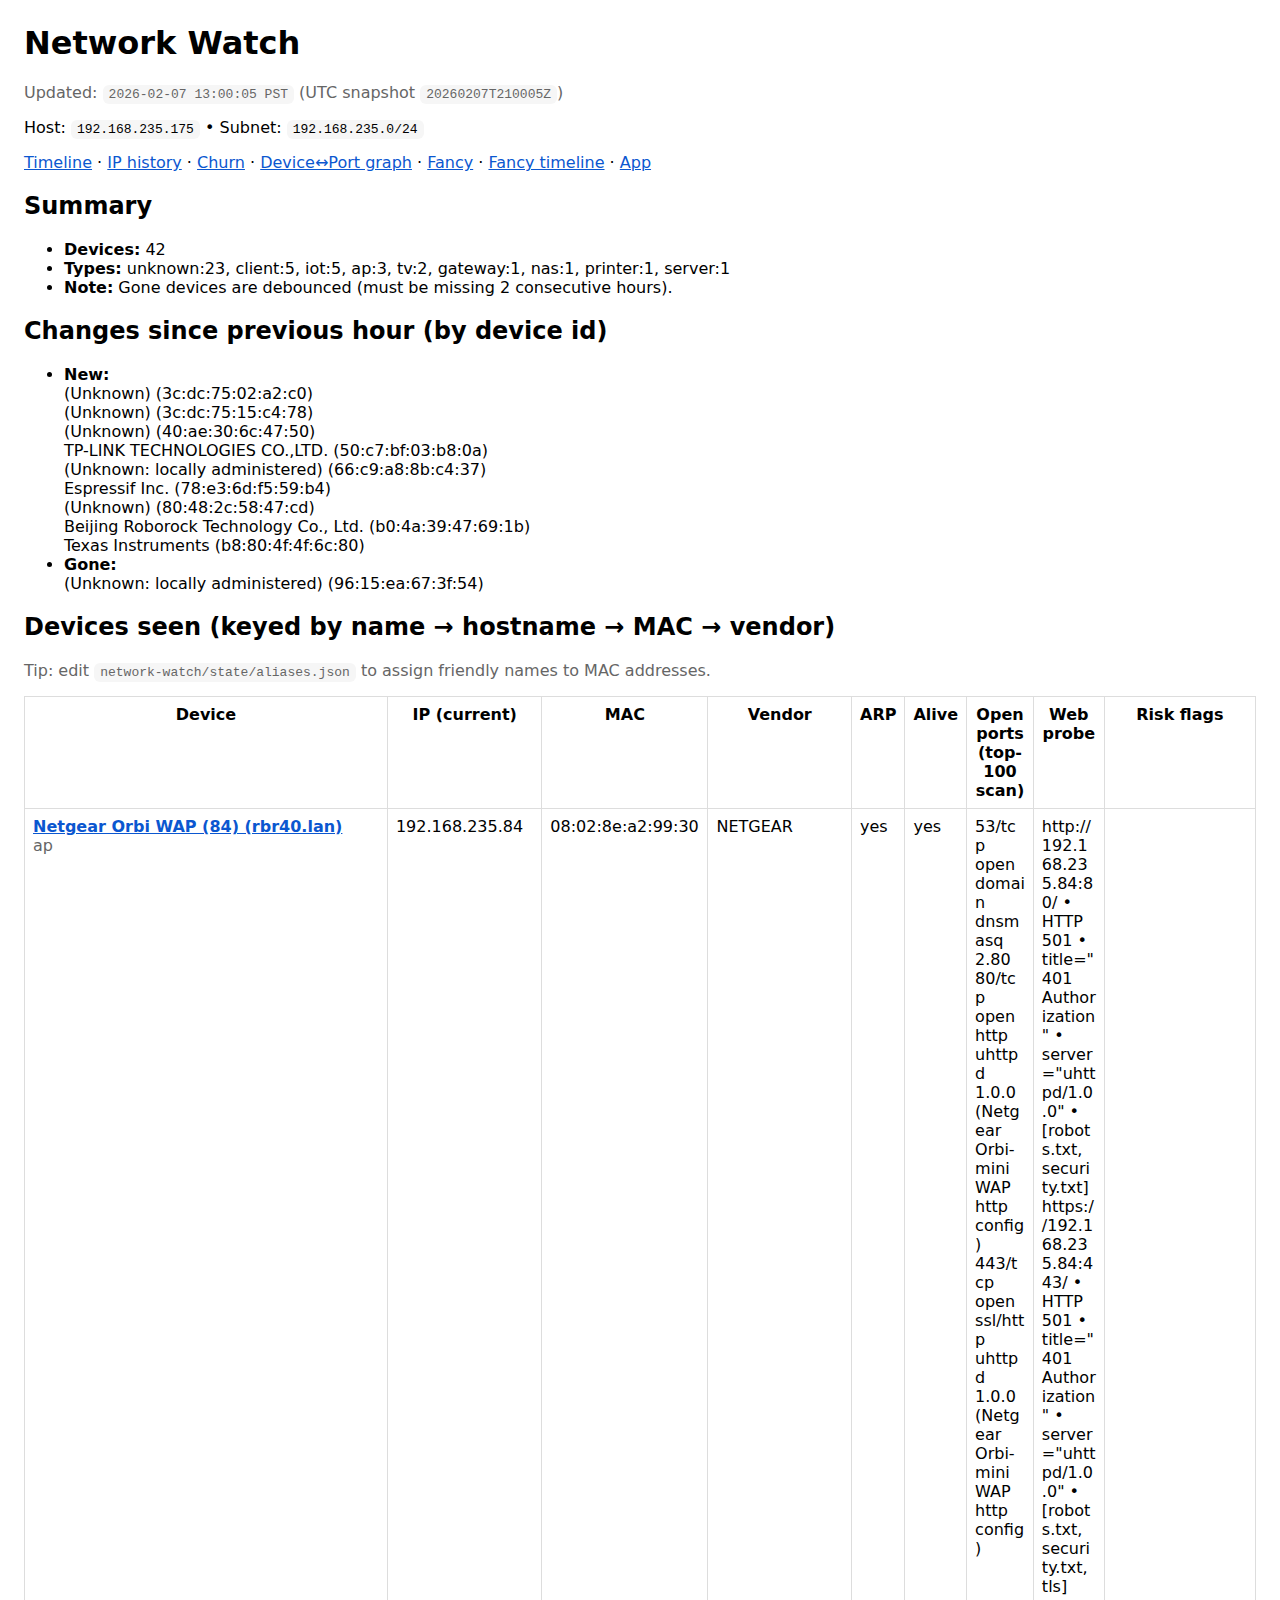
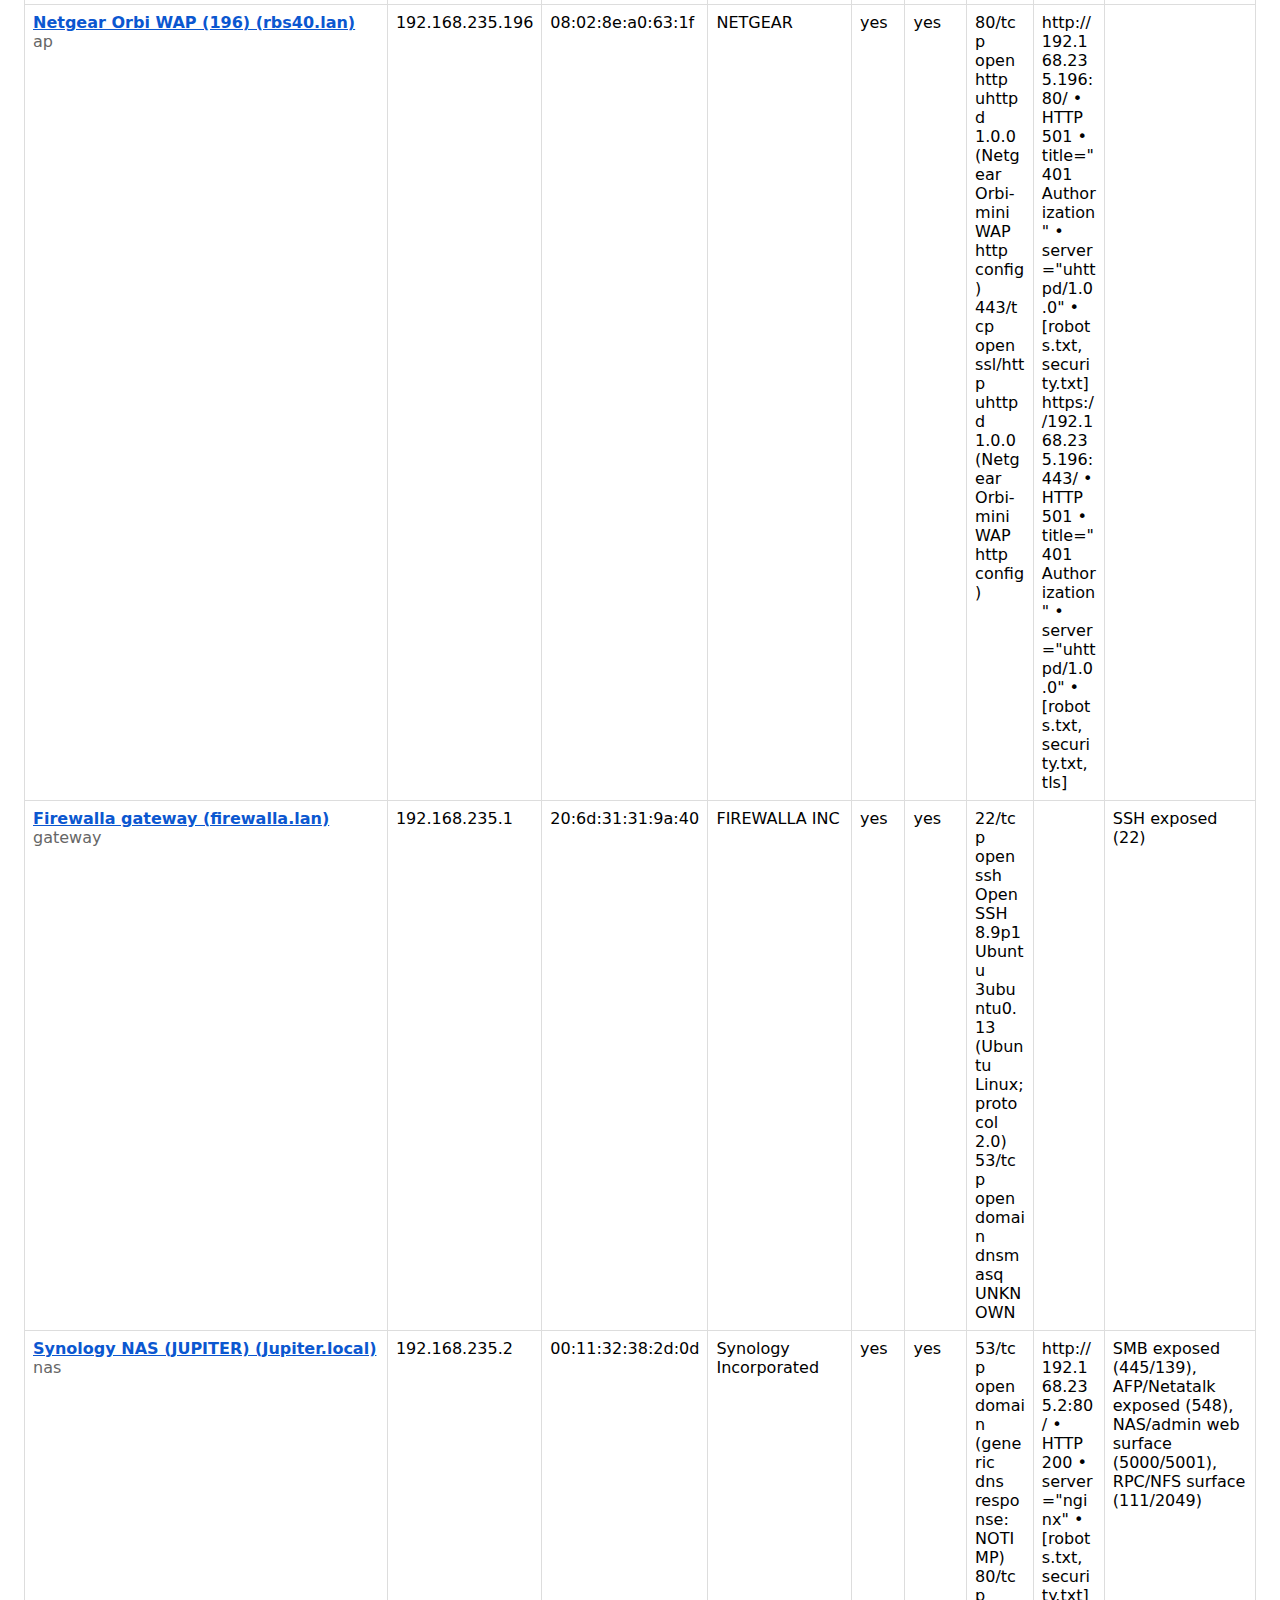
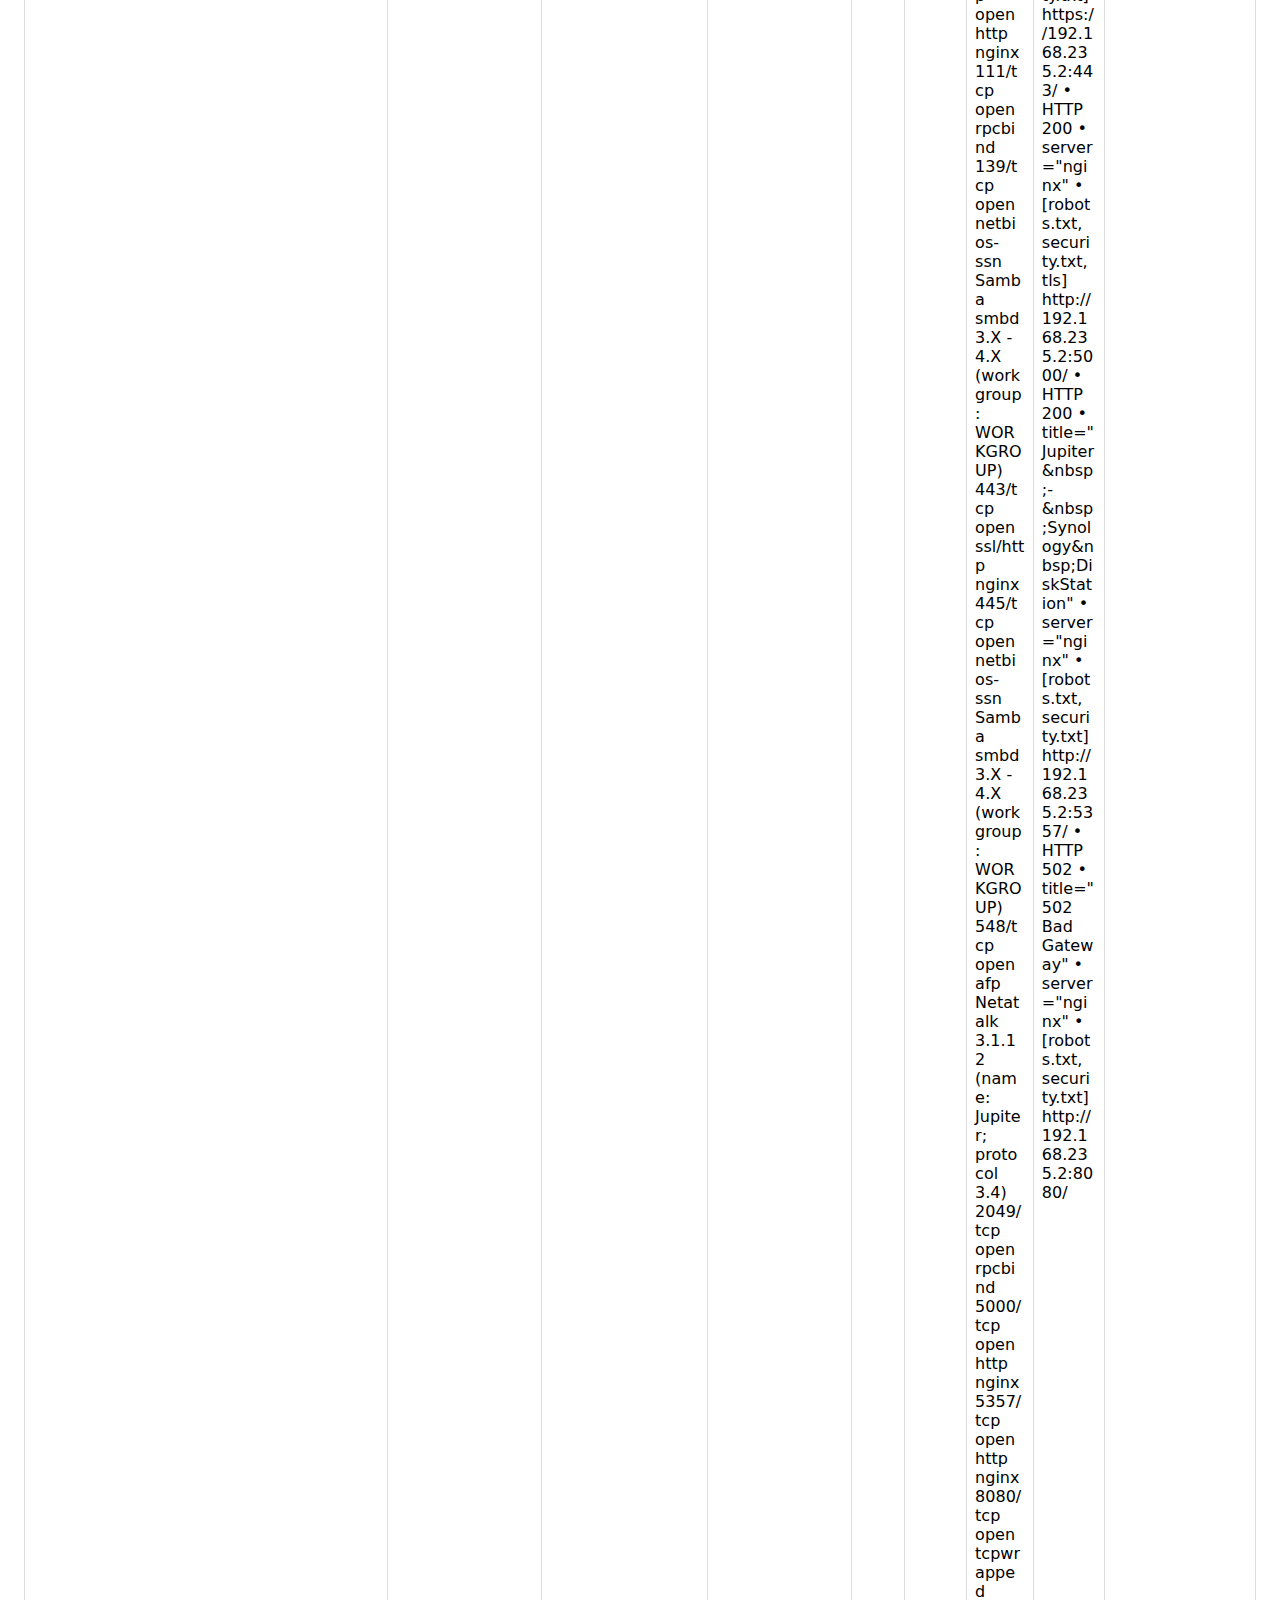
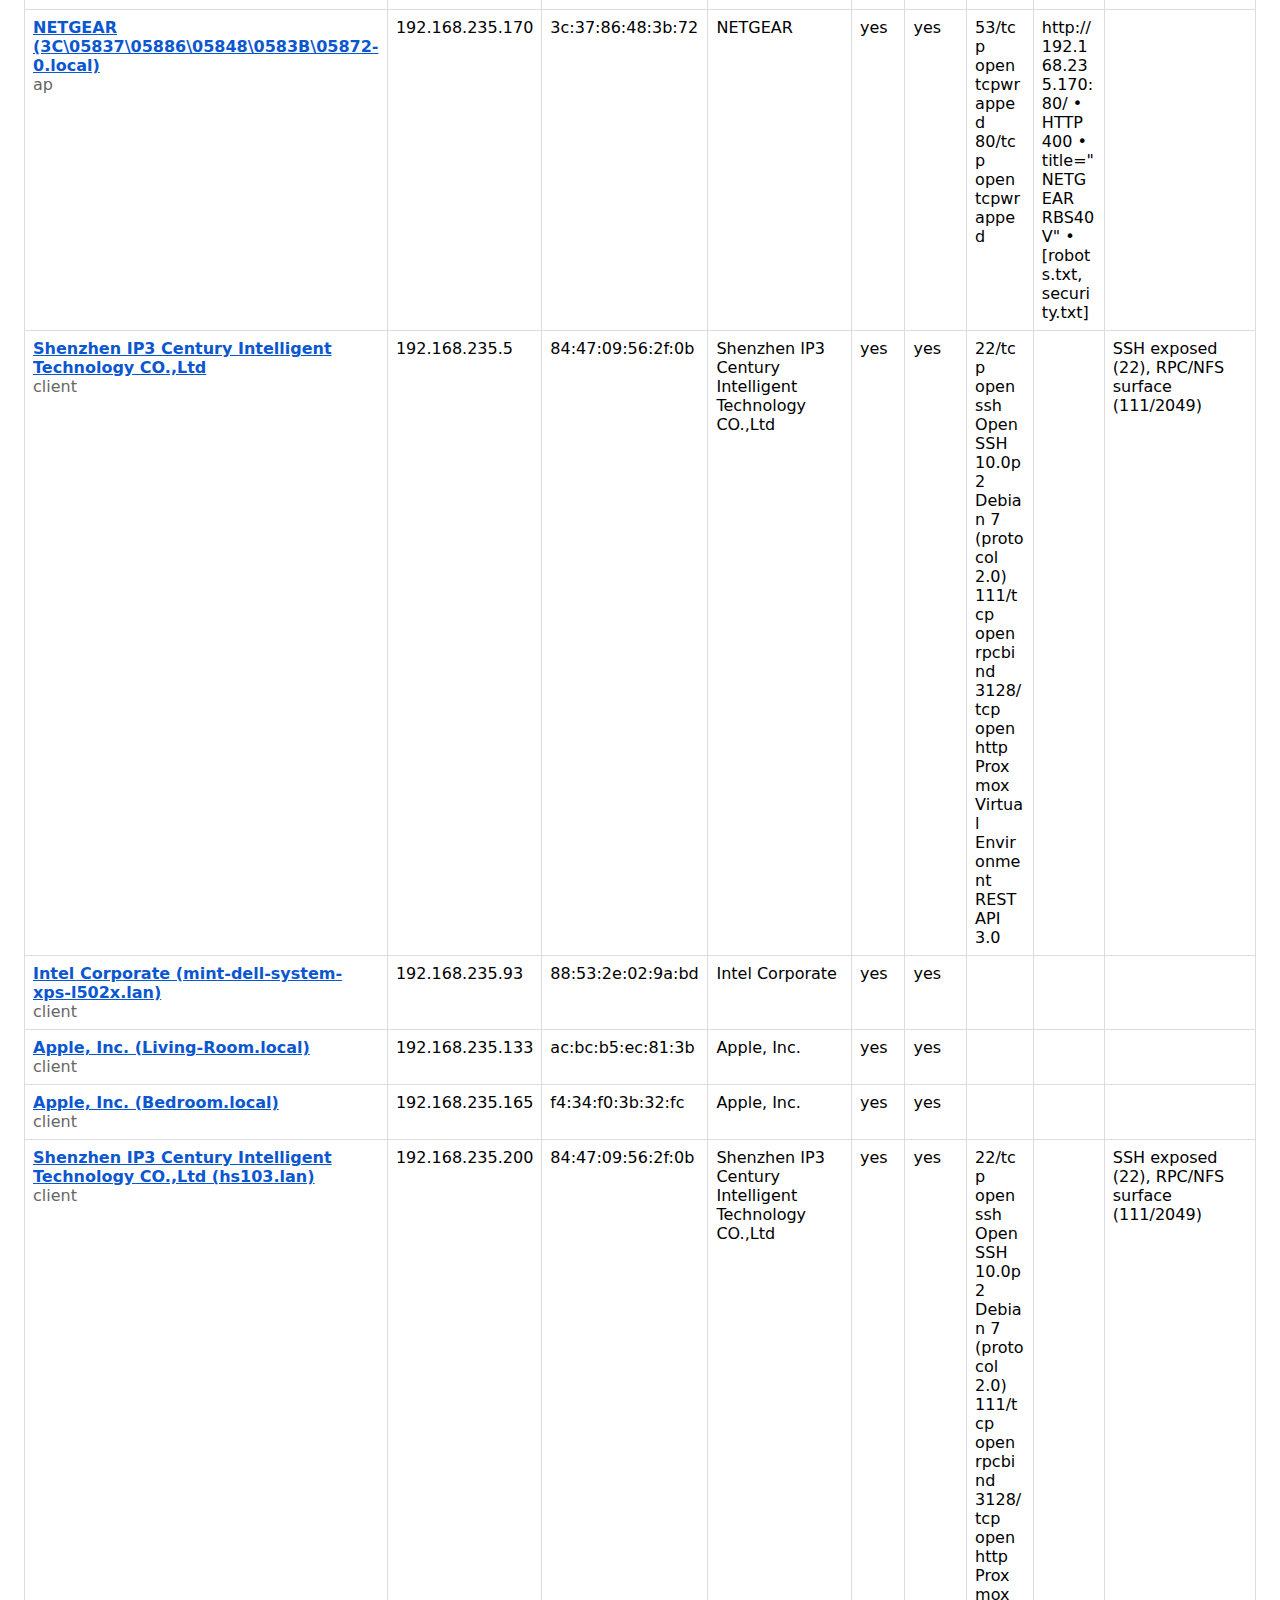
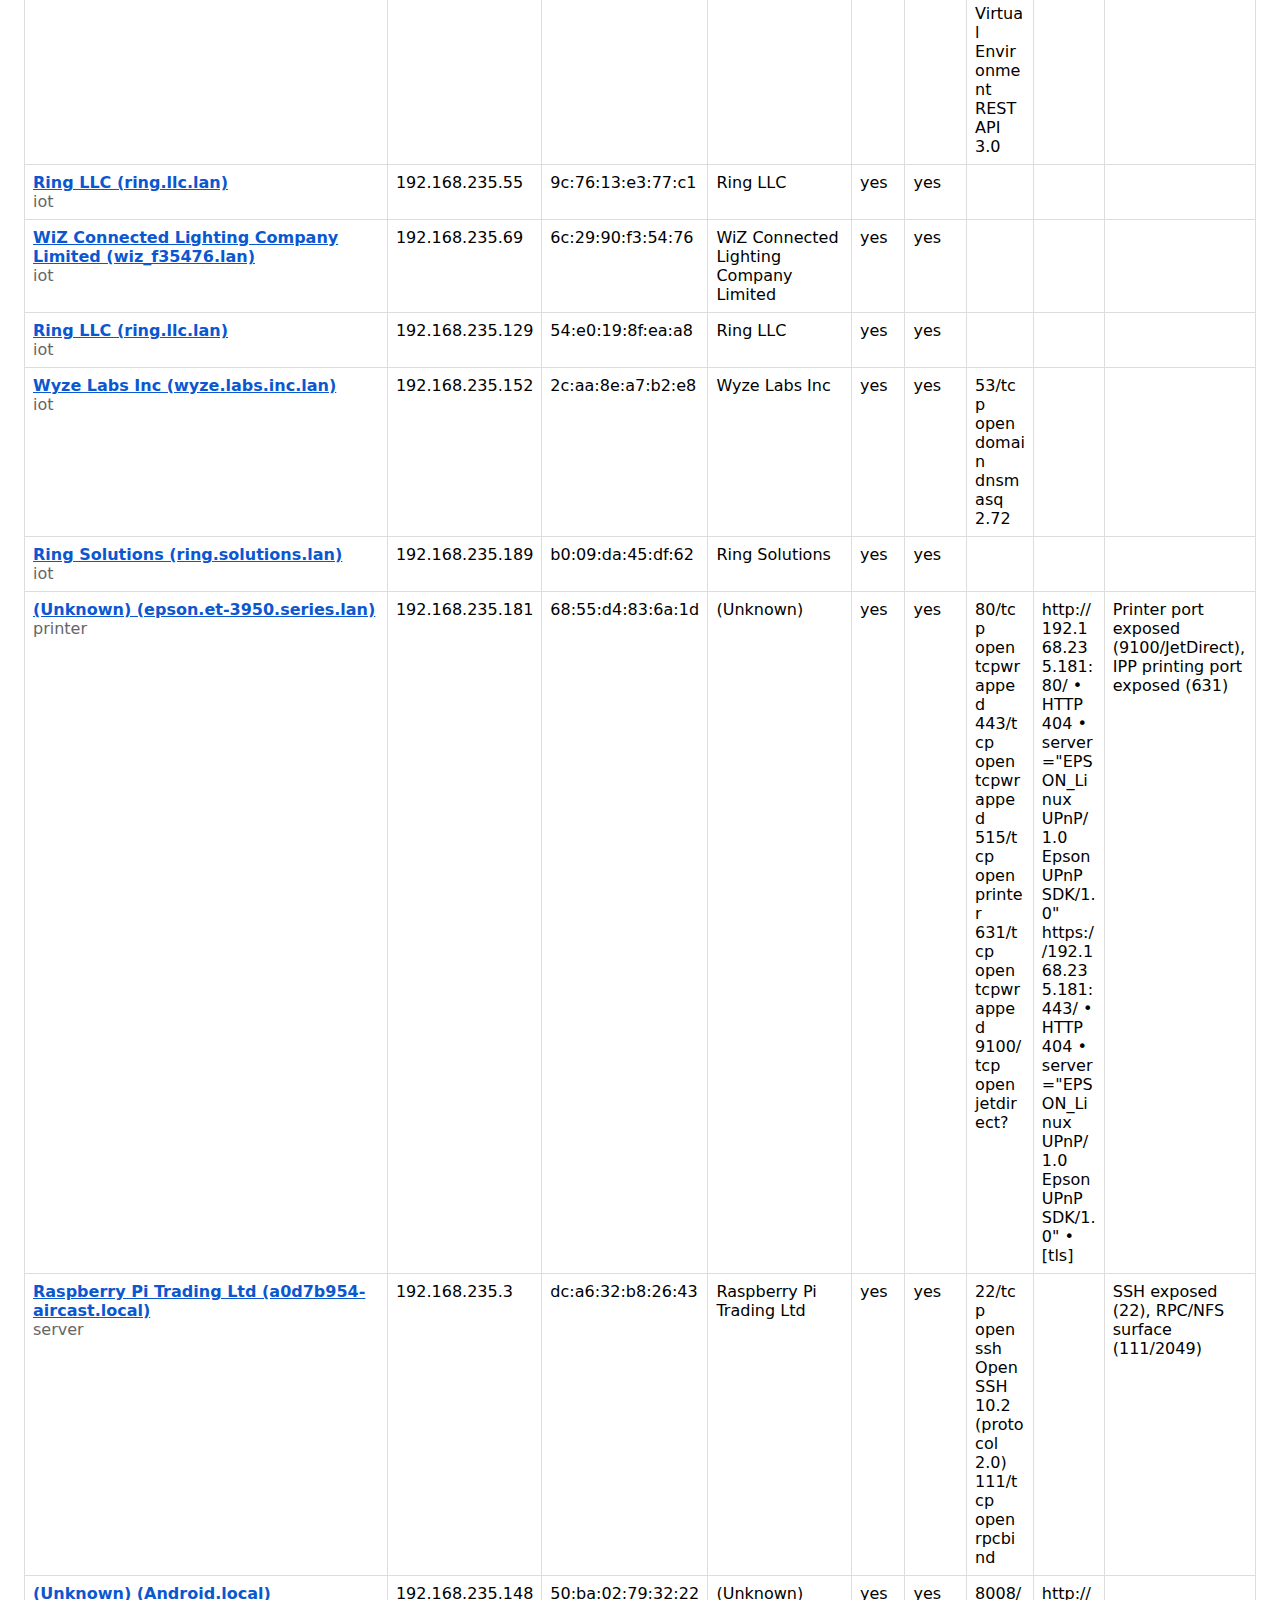
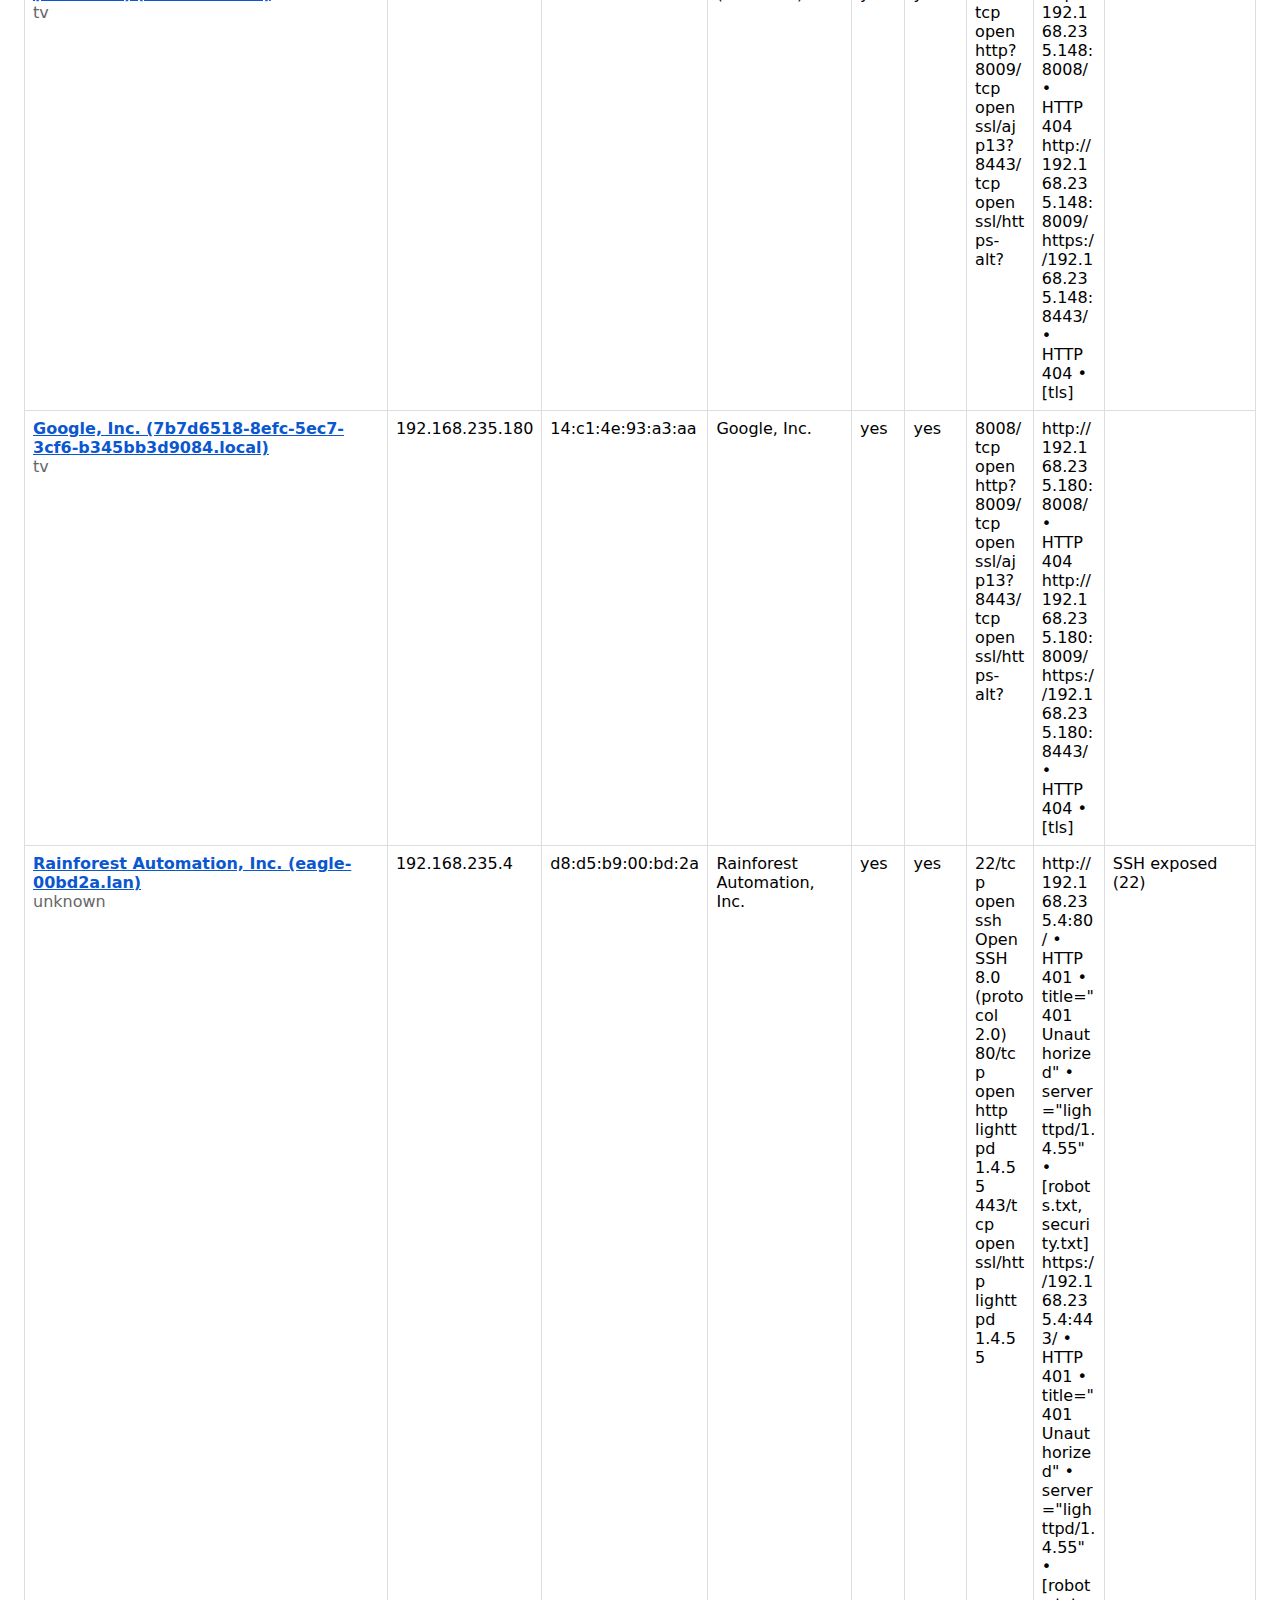
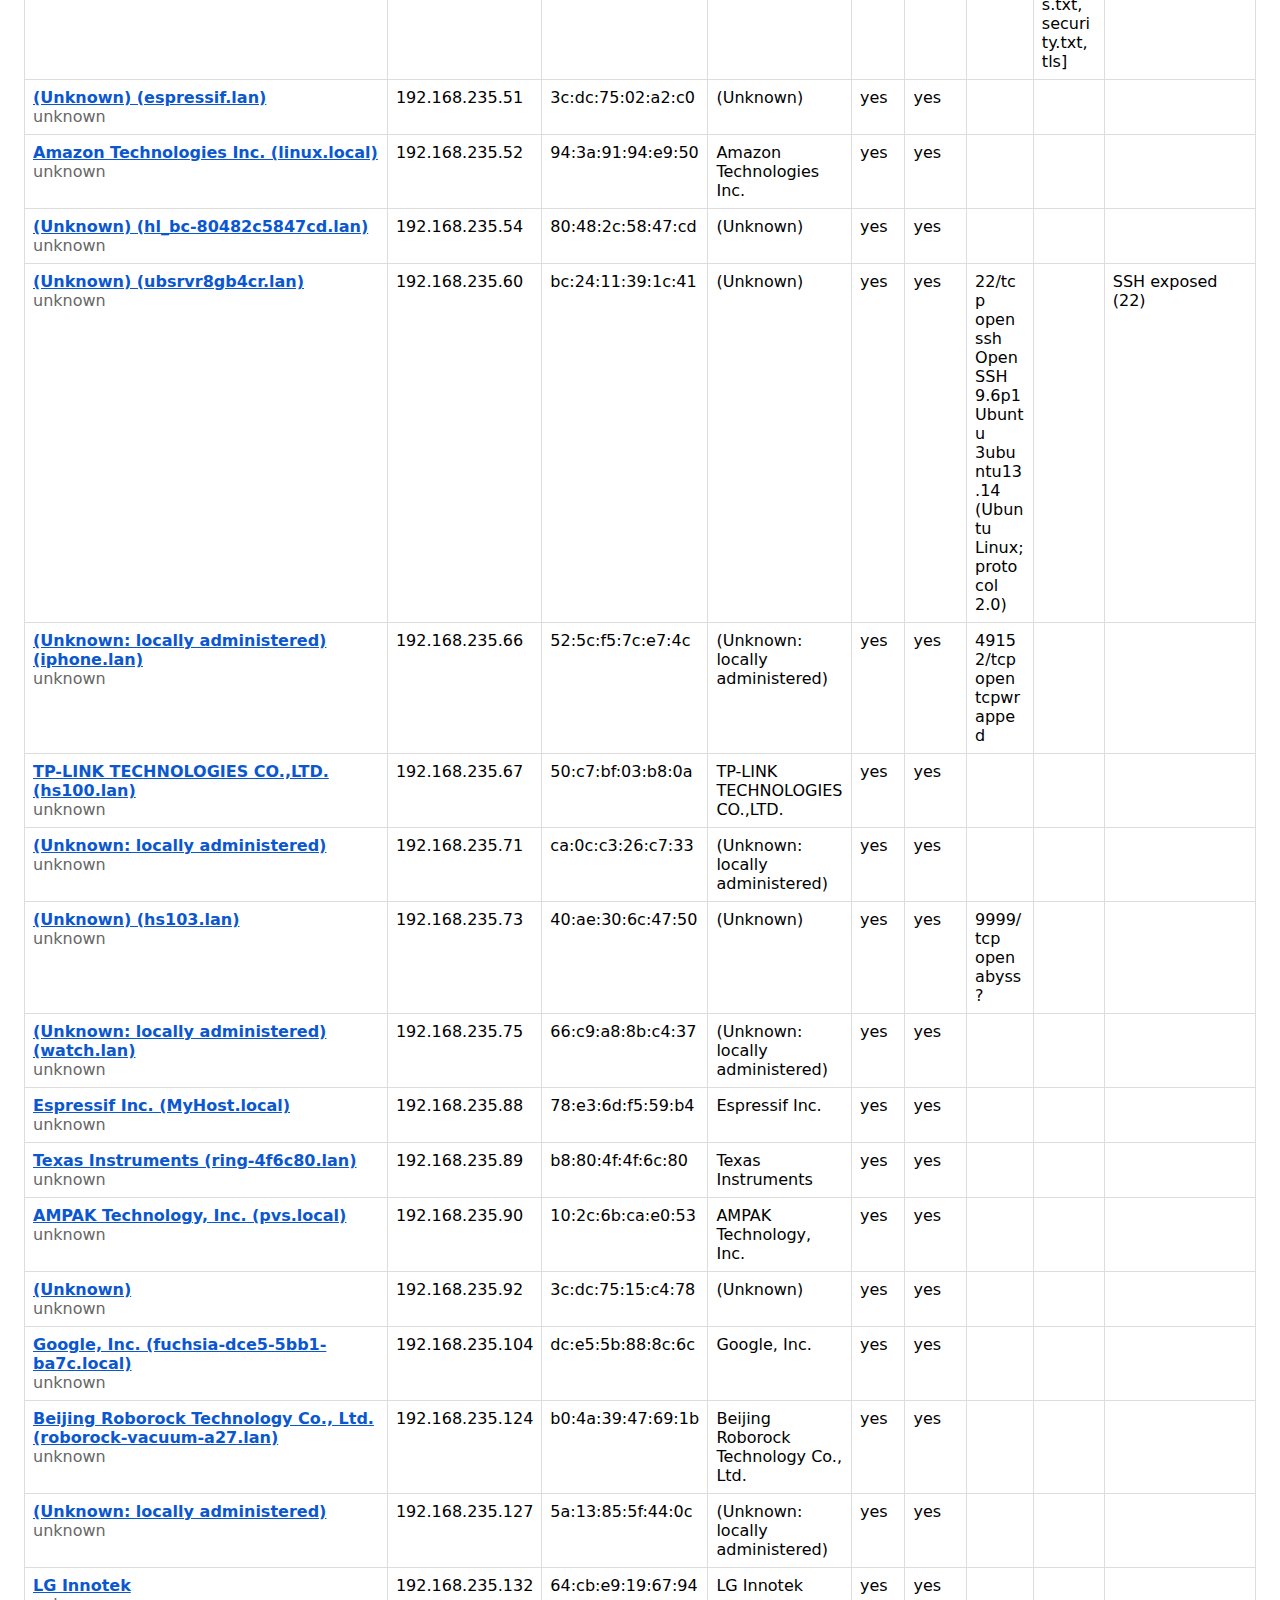
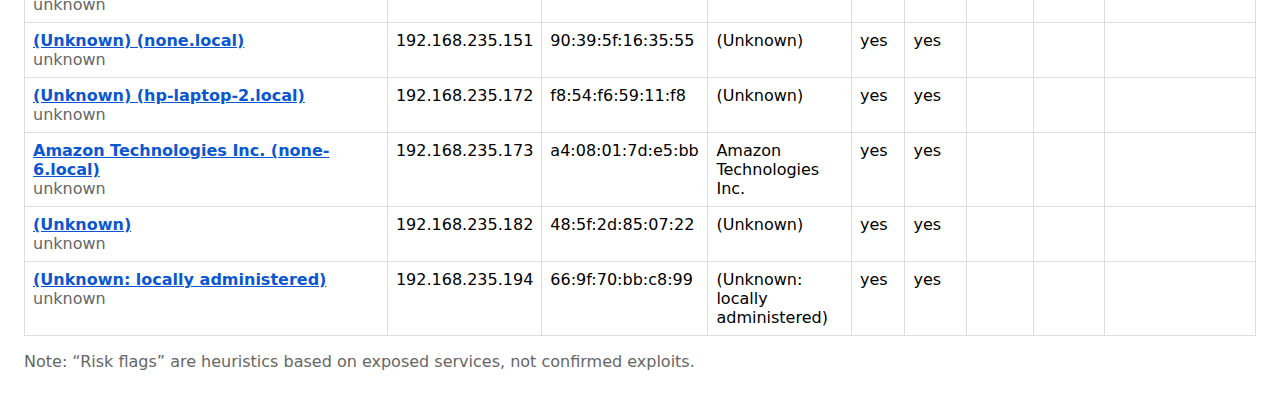
<file: site/index.html>
<!doctype html>
<html>
<head>
  <meta charset="utf-8" />
  <meta name="viewport" content="width=device-width, initial-scale=1" />
  <title>Network Watch</title>
  <style>
    body { font-family: ui-sans-serif, system-ui, -apple-system, Segoe UI, Roboto, Helvetica, Arial; margin: 24px; }
    code, pre { background: #f6f6f6; padding: 2px 6px; border-radius: 6px; }
    table { border-collapse: collapse; width: 100%; }
    th, td { border: 1px solid #ddd; padding: 8px; vertical-align: top; }
    th { position: sticky; top: 0; background: #fff; }
    .muted { color: #666; }
    a { color: #0b57d0; }
  </style>
</head>
<body>
  <h1>Network Watch</h1>
  <p class="muted">Updated: <code>2026-02-07 13:00:05 PST</code> (UTC snapshot <code>20260207T210005Z</code>)</p>
  <p>Host: <code>192.168.235.175</code> • Subnet: <code>192.168.235.0/24</code></p>
  <p>
    <a href="/timeline.html">Timeline</a> ·
    <a href="/ip-history.html">IP history</a> ·
    <a href="/churn.html">Churn</a> ·
    <a href="/graph.html">Device↔Port graph</a> ·
    <a href="/fancy.html">Fancy</a> ·
    <a href="/fancy-timeline.html">Fancy timeline</a> ·
    <a href="/app/">App</a>
  </p>

  <h2>Summary</h2>
  <ul>
    <li><strong>Devices:</strong> 42</li>
    <li><strong>Types:</strong> unknown:23, client:5, iot:5, ap:3, tv:2, gateway:1, nas:1, printer:1, server:1</li>
    <li><strong>Note:</strong> Gone devices are debounced (must be missing 2 consecutive hours).</li>
  </ul>

  <h2>Changes since previous hour (by device id)</h2>
  <ul>
    <li><strong>New:</strong><br>(Unknown) (3c:dc:75:02:a2:c0)<br>(Unknown) (3c:dc:75:15:c4:78)<br>(Unknown) (40:ae:30:6c:47:50)<br>TP-LINK TECHNOLOGIES CO.,LTD. (50:c7:bf:03:b8:0a)<br>(Unknown: locally administered) (66:c9:a8:8b:c4:37)<br>Espressif Inc. (78:e3:6d:f5:59:b4)<br>(Unknown) (80:48:2c:58:47:cd)<br>Beijing Roborock Technology Co., Ltd. (b0:4a:39:47:69:1b)<br>Texas Instruments (b8:80:4f:4f:6c:80)</li>
    <li><strong>Gone:</strong><br>(Unknown: locally administered) (96:15:ea:67:3f:54)</li>
  </ul>

  <h2>Devices seen (keyed by name → hostname → MAC → vendor)</h2>
  <p class="muted">Tip: edit <code>network-watch/state/aliases.json</code> to assign friendly names to MAC addresses.</p>
  <table>
    <thead>
      <tr>
        <th>Device</th><th>IP (current)</th><th>MAC</th><th>Vendor</th><th>ARP</th><th>Alive</th><th>Open ports (top-100 scan)</th><th>Web probe</th><th>Risk flags</th>
      </tr>
    </thead>
    <tbody>
      <tr><td><b><a href="/device.html?id=08:02:8e:a2:99:30">Netgear Orbi WAP (84) (rbr40.lan)</a></b><div class='muted'>ap</div></td><td>192.168.235.84</td><td>08:02:8e:a2:99:30</td><td>NETGEAR</td><td>yes</td><td>yes</td><td style='max-width:650px; word-break:break-word'>53/tcp  open  domain   dnsmasq 2.80<br>80/tcp  open  http     uhttpd 1.0.0 (Netgear Orbi-mini WAP http config)<br>443/tcp open  ssl/http uhttpd 1.0.0 (Netgear Orbi-mini WAP http config)</td><td style='max-width:650px; word-break:break-word'>http://192.168.235.84:80/ • HTTP 501 • title=&quot;401 Authorization&quot; • server=&quot;uhttpd/1.0.0&quot; • [robots.txt, security.txt]<br>https://192.168.235.84:443/ • HTTP 501 • title=&quot;401 Authorization&quot; • server=&quot;uhttpd/1.0.0&quot; • [robots.txt, security.txt, tls]</td><td></td></tr><tr><td><b><a href="/device.html?id=08:02:8e:a0:63:1f">Netgear Orbi WAP (196) (rbs40.lan)</a></b><div class='muted'>ap</div></td><td>192.168.235.196</td><td>08:02:8e:a0:63:1f</td><td>NETGEAR</td><td>yes</td><td>yes</td><td style='max-width:650px; word-break:break-word'>80/tcp  open  http     uhttpd 1.0.0 (Netgear Orbi-mini WAP http config)<br>443/tcp open  ssl/http uhttpd 1.0.0 (Netgear Orbi-mini WAP http config)</td><td style='max-width:650px; word-break:break-word'>http://192.168.235.196:80/ • HTTP 501 • title=&quot;401 Authorization&quot; • server=&quot;uhttpd/1.0.0&quot; • [robots.txt, security.txt]<br>https://192.168.235.196:443/ • HTTP 501 • title=&quot;401 Authorization&quot; • server=&quot;uhttpd/1.0.0&quot; • [robots.txt, security.txt, tls]</td><td></td></tr><tr><td><b><a href="/device.html?id=20:6d:31:31:9a:40">Firewalla gateway (firewalla.lan)</a></b><div class='muted'>gateway</div></td><td>192.168.235.1</td><td>20:6d:31:31:9a:40</td><td>FIREWALLA INC</td><td>yes</td><td>yes</td><td style='max-width:650px; word-break:break-word'>22/tcp open  ssh     OpenSSH 8.9p1 Ubuntu 3ubuntu0.13 (Ubuntu Linux; protocol 2.0)<br>53/tcp open  domain  dnsmasq UNKNOWN</td><td style='max-width:650px; word-break:break-word'></td><td>SSH exposed (22)</td></tr><tr><td><b><a href="/device.html?id=00:11:32:38:2d:0d">Synology NAS (JUPITER) (Jupiter.local)</a></b><div class='muted'>nas</div></td><td>192.168.235.2</td><td>00:11:32:38:2d:0d</td><td>Synology Incorporated</td><td>yes</td><td>yes</td><td style='max-width:650px; word-break:break-word'>53/tcp   open  domain      (generic dns response: NOTIMP)<br>80/tcp   open  http        nginx<br>111/tcp  open  rpcbind<br>139/tcp  open  netbios-ssn Samba smbd 3.X - 4.X (workgroup: WORKGROUP)<br>443/tcp  open  ssl/http    nginx<br>445/tcp  open  netbios-ssn Samba smbd 3.X - 4.X (workgroup: WORKGROUP)<br>548/tcp  open  afp         Netatalk 3.1.12 (name: Jupiter; protocol 3.4)<br>2049/tcp open  rpcbind<br>5000/tcp open  http        nginx<br>5357/tcp open  http        nginx<br>8080/tcp open  tcpwrapped</td><td style='max-width:650px; word-break:break-word'>http://192.168.235.2:80/ • HTTP 200 • server=&quot;nginx&quot; • [robots.txt, security.txt]<br>https://192.168.235.2:443/ • HTTP 200 • server=&quot;nginx&quot; • [robots.txt, security.txt, tls]<br>http://192.168.235.2:5000/ • HTTP 200 • title=&quot;Jupiter&amp;nbsp;-&amp;nbsp;Synology&amp;nbsp;DiskStation&quot; • server=&quot;nginx&quot; • [robots.txt, security.txt]<br>http://192.168.235.2:5357/ • HTTP 502 • title=&quot;502 Bad Gateway&quot; • server=&quot;nginx&quot; • [robots.txt, security.txt]<br>http://192.168.235.2:8080/</td><td>SMB exposed (445/139), AFP/Netatalk exposed (548), NAS/admin web surface (5000/5001), RPC/NFS surface (111/2049)</td></tr><tr><td><b><a href="/device.html?id=3c:37:86:48:3b:72">NETGEAR (3C\05837\05886\05848\0583B\05872-0.local)</a></b><div class='muted'>ap</div></td><td>192.168.235.170</td><td>3c:37:86:48:3b:72</td><td>NETGEAR</td><td>yes</td><td>yes</td><td style='max-width:650px; word-break:break-word'>53/tcp open  tcpwrapped<br>80/tcp open  tcpwrapped</td><td style='max-width:650px; word-break:break-word'>http://192.168.235.170:80/ • HTTP 400 • title=&quot;NETGEAR RBS40V&quot; • [robots.txt, security.txt]</td><td></td></tr><tr><td><b><a href="/device.html?id=84:47:09:56:2f:0b">Shenzhen IP3 Century Intelligent Technology CO.,Ltd</a></b><div class='muted'>client</div></td><td>192.168.235.5</td><td>84:47:09:56:2f:0b</td><td>Shenzhen IP3 Century Intelligent Technology CO.,Ltd</td><td>yes</td><td>yes</td><td style='max-width:650px; word-break:break-word'>22/tcp   open  ssh     OpenSSH 10.0p2 Debian 7 (protocol 2.0)<br>111/tcp  open  rpcbind<br>3128/tcp open  http    Proxmox Virtual Environment REST API 3.0</td><td style='max-width:650px; word-break:break-word'></td><td>SSH exposed (22), RPC/NFS surface (111/2049)</td></tr><tr><td><b><a href="/device.html?id=88:53:2e:02:9a:bd">Intel Corporate (mint-dell-system-xps-l502x.lan)</a></b><div class='muted'>client</div></td><td>192.168.235.93</td><td>88:53:2e:02:9a:bd</td><td>Intel Corporate</td><td>yes</td><td>yes</td><td style='max-width:650px; word-break:break-word'></td><td style='max-width:650px; word-break:break-word'></td><td></td></tr><tr><td><b><a href="/device.html?id=ac:bc:b5:ec:81:3b">Apple, Inc. (Living-Room.local)</a></b><div class='muted'>client</div></td><td>192.168.235.133</td><td>ac:bc:b5:ec:81:3b</td><td>Apple, Inc.</td><td>yes</td><td>yes</td><td style='max-width:650px; word-break:break-word'></td><td style='max-width:650px; word-break:break-word'></td><td></td></tr><tr><td><b><a href="/device.html?id=f4:34:f0:3b:32:fc">Apple, Inc. (Bedroom.local)</a></b><div class='muted'>client</div></td><td>192.168.235.165</td><td>f4:34:f0:3b:32:fc</td><td>Apple, Inc.</td><td>yes</td><td>yes</td><td style='max-width:650px; word-break:break-word'></td><td style='max-width:650px; word-break:break-word'></td><td></td></tr><tr><td><b><a href="/device.html?id=84:47:09:56:2f:0b">Shenzhen IP3 Century Intelligent Technology CO.,Ltd (hs103.lan)</a></b><div class='muted'>client</div></td><td>192.168.235.200</td><td>84:47:09:56:2f:0b</td><td>Shenzhen IP3 Century Intelligent Technology CO.,Ltd</td><td>yes</td><td>yes</td><td style='max-width:650px; word-break:break-word'>22/tcp   open  ssh     OpenSSH 10.0p2 Debian 7 (protocol 2.0)<br>111/tcp  open  rpcbind<br>3128/tcp open  http    Proxmox Virtual Environment REST API 3.0</td><td style='max-width:650px; word-break:break-word'></td><td>SSH exposed (22), RPC/NFS surface (111/2049)</td></tr><tr><td><b><a href="/device.html?id=9c:76:13:e3:77:c1">Ring LLC (ring.llc.lan)</a></b><div class='muted'>iot</div></td><td>192.168.235.55</td><td>9c:76:13:e3:77:c1</td><td>Ring LLC</td><td>yes</td><td>yes</td><td style='max-width:650px; word-break:break-word'></td><td style='max-width:650px; word-break:break-word'></td><td></td></tr><tr><td><b><a href="/device.html?id=6c:29:90:f3:54:76">WiZ Connected Lighting Company Limited (wiz_f35476.lan)</a></b><div class='muted'>iot</div></td><td>192.168.235.69</td><td>6c:29:90:f3:54:76</td><td>WiZ Connected Lighting Company Limited</td><td>yes</td><td>yes</td><td style='max-width:650px; word-break:break-word'></td><td style='max-width:650px; word-break:break-word'></td><td></td></tr><tr><td><b><a href="/device.html?id=54:e0:19:8f:ea:a8">Ring LLC (ring.llc.lan)</a></b><div class='muted'>iot</div></td><td>192.168.235.129</td><td>54:e0:19:8f:ea:a8</td><td>Ring LLC</td><td>yes</td><td>yes</td><td style='max-width:650px; word-break:break-word'></td><td style='max-width:650px; word-break:break-word'></td><td></td></tr><tr><td><b><a href="/device.html?id=2c:aa:8e:a7:b2:e8">Wyze Labs Inc (wyze.labs.inc.lan)</a></b><div class='muted'>iot</div></td><td>192.168.235.152</td><td>2c:aa:8e:a7:b2:e8</td><td>Wyze Labs Inc</td><td>yes</td><td>yes</td><td style='max-width:650px; word-break:break-word'>53/tcp open     domain  dnsmasq 2.72</td><td style='max-width:650px; word-break:break-word'></td><td></td></tr><tr><td><b><a href="/device.html?id=b0:09:da:45:df:62">Ring Solutions (ring.solutions.lan)</a></b><div class='muted'>iot</div></td><td>192.168.235.189</td><td>b0:09:da:45:df:62</td><td>Ring Solutions</td><td>yes</td><td>yes</td><td style='max-width:650px; word-break:break-word'></td><td style='max-width:650px; word-break:break-word'></td><td></td></tr><tr><td><b><a href="/device.html?id=68:55:d4:83:6a:1d">(Unknown) (epson.et-3950.series.lan)</a></b><div class='muted'>printer</div></td><td>192.168.235.181</td><td>68:55:d4:83:6a:1d</td><td>(Unknown)</td><td>yes</td><td>yes</td><td style='max-width:650px; word-break:break-word'>80/tcp   open  tcpwrapped<br>443/tcp  open  tcpwrapped<br>515/tcp  open  printer<br>631/tcp  open  tcpwrapped<br>9100/tcp open  jetdirect?</td><td style='max-width:650px; word-break:break-word'>http://192.168.235.181:80/ • HTTP 404 • server=&quot;EPSON_Linux UPnP/1.0 Epson UPnP SDK/1.0&quot;<br>https://192.168.235.181:443/ • HTTP 404 • server=&quot;EPSON_Linux UPnP/1.0 Epson UPnP SDK/1.0&quot; • [tls]</td><td>Printer port exposed (9100/JetDirect), IPP printing port exposed (631)</td></tr><tr><td><b><a href="/device.html?id=dc:a6:32:b8:26:43">Raspberry Pi Trading Ltd (a0d7b954-aircast.local)</a></b><div class='muted'>server</div></td><td>192.168.235.3</td><td>dc:a6:32:b8:26:43</td><td>Raspberry Pi Trading Ltd</td><td>yes</td><td>yes</td><td style='max-width:650px; word-break:break-word'>22/tcp  open  ssh     OpenSSH 10.2 (protocol 2.0)<br>111/tcp open  rpcbind</td><td style='max-width:650px; word-break:break-word'></td><td>SSH exposed (22), RPC/NFS surface (111/2049)</td></tr><tr><td><b><a href="/device.html?id=50:ba:02:79:32:22">(Unknown) (Android.local)</a></b><div class='muted'>tv</div></td><td>192.168.235.148</td><td>50:ba:02:79:32:22</td><td>(Unknown)</td><td>yes</td><td>yes</td><td style='max-width:650px; word-break:break-word'>8008/tcp open  http?<br>8009/tcp open  ssl/ajp13?<br>8443/tcp open  ssl/https-alt?</td><td style='max-width:650px; word-break:break-word'>http://192.168.235.148:8008/ • HTTP 404<br>http://192.168.235.148:8009/<br>https://192.168.235.148:8443/ • HTTP 404 • [tls]</td><td></td></tr><tr><td><b><a href="/device.html?id=14:c1:4e:93:a3:aa">Google, Inc. (7b7d6518-8efc-5ec7-3cf6-b345bb3d9084.local)</a></b><div class='muted'>tv</div></td><td>192.168.235.180</td><td>14:c1:4e:93:a3:aa</td><td>Google, Inc.</td><td>yes</td><td>yes</td><td style='max-width:650px; word-break:break-word'>8008/tcp open  http?<br>8009/tcp open  ssl/ajp13?<br>8443/tcp open  ssl/https-alt?</td><td style='max-width:650px; word-break:break-word'>http://192.168.235.180:8008/ • HTTP 404<br>http://192.168.235.180:8009/<br>https://192.168.235.180:8443/ • HTTP 404 • [tls]</td><td></td></tr><tr><td><b><a href="/device.html?id=d8:d5:b9:00:bd:2a">Rainforest Automation, Inc. (eagle-00bd2a.lan)</a></b><div class='muted'>unknown</div></td><td>192.168.235.4</td><td>d8:d5:b9:00:bd:2a</td><td>Rainforest Automation, Inc.</td><td>yes</td><td>yes</td><td style='max-width:650px; word-break:break-word'>22/tcp  open  ssh      OpenSSH 8.0 (protocol 2.0)<br>80/tcp  open  http     lighttpd 1.4.55<br>443/tcp open  ssl/http lighttpd 1.4.55</td><td style='max-width:650px; word-break:break-word'>http://192.168.235.4:80/ • HTTP 401 • title=&quot;401 Unauthorized&quot; • server=&quot;lighttpd/1.4.55&quot; • [robots.txt, security.txt]<br>https://192.168.235.4:443/ • HTTP 401 • title=&quot;401 Unauthorized&quot; • server=&quot;lighttpd/1.4.55&quot; • [robots.txt, security.txt, tls]</td><td>SSH exposed (22)</td></tr><tr><td><b><a href="/device.html?id=3c:dc:75:02:a2:c0">(Unknown) (espressif.lan)</a></b><div class='muted'>unknown</div></td><td>192.168.235.51</td><td>3c:dc:75:02:a2:c0</td><td>(Unknown)</td><td>yes</td><td>yes</td><td style='max-width:650px; word-break:break-word'></td><td style='max-width:650px; word-break:break-word'></td><td></td></tr><tr><td><b><a href="/device.html?id=94:3a:91:94:e9:50">Amazon Technologies Inc. (linux.local)</a></b><div class='muted'>unknown</div></td><td>192.168.235.52</td><td>94:3a:91:94:e9:50</td><td>Amazon Technologies Inc.</td><td>yes</td><td>yes</td><td style='max-width:650px; word-break:break-word'></td><td style='max-width:650px; word-break:break-word'></td><td></td></tr><tr><td><b><a href="/device.html?id=80:48:2c:58:47:cd">(Unknown) (hl_bc-80482c5847cd.lan)</a></b><div class='muted'>unknown</div></td><td>192.168.235.54</td><td>80:48:2c:58:47:cd</td><td>(Unknown)</td><td>yes</td><td>yes</td><td style='max-width:650px; word-break:break-word'></td><td style='max-width:650px; word-break:break-word'></td><td></td></tr><tr><td><b><a href="/device.html?id=bc:24:11:39:1c:41">(Unknown) (ubsrvr8gb4cr.lan)</a></b><div class='muted'>unknown</div></td><td>192.168.235.60</td><td>bc:24:11:39:1c:41</td><td>(Unknown)</td><td>yes</td><td>yes</td><td style='max-width:650px; word-break:break-word'>22/tcp open  ssh     OpenSSH 9.6p1 Ubuntu 3ubuntu13.14 (Ubuntu Linux; protocol 2.0)</td><td style='max-width:650px; word-break:break-word'></td><td>SSH exposed (22)</td></tr><tr><td><b><a href="/device.html?id=52:5c:f5:7c:e7:4c">(Unknown: locally administered) (iphone.lan)</a></b><div class='muted'>unknown</div></td><td>192.168.235.66</td><td>52:5c:f5:7c:e7:4c</td><td>(Unknown: locally administered)</td><td>yes</td><td>yes</td><td style='max-width:650px; word-break:break-word'>49152/tcp open  tcpwrapped</td><td style='max-width:650px; word-break:break-word'></td><td></td></tr><tr><td><b><a href="/device.html?id=50:c7:bf:03:b8:0a">TP-LINK TECHNOLOGIES CO.,LTD. (hs100.lan)</a></b><div class='muted'>unknown</div></td><td>192.168.235.67</td><td>50:c7:bf:03:b8:0a</td><td>TP-LINK TECHNOLOGIES CO.,LTD.</td><td>yes</td><td>yes</td><td style='max-width:650px; word-break:break-word'></td><td style='max-width:650px; word-break:break-word'></td><td></td></tr><tr><td><b><a href="/device.html?id=ca:0c:c3:26:c7:33">(Unknown: locally administered)</a></b><div class='muted'>unknown</div></td><td>192.168.235.71</td><td>ca:0c:c3:26:c7:33</td><td>(Unknown: locally administered)</td><td>yes</td><td>yes</td><td style='max-width:650px; word-break:break-word'></td><td style='max-width:650px; word-break:break-word'></td><td></td></tr><tr><td><b><a href="/device.html?id=40:ae:30:6c:47:50">(Unknown) (hs103.lan)</a></b><div class='muted'>unknown</div></td><td>192.168.235.73</td><td>40:ae:30:6c:47:50</td><td>(Unknown)</td><td>yes</td><td>yes</td><td style='max-width:650px; word-break:break-word'>9999/tcp  open     abyss?</td><td style='max-width:650px; word-break:break-word'></td><td></td></tr><tr><td><b><a href="/device.html?id=66:c9:a8:8b:c4:37">(Unknown: locally administered) (watch.lan)</a></b><div class='muted'>unknown</div></td><td>192.168.235.75</td><td>66:c9:a8:8b:c4:37</td><td>(Unknown: locally administered)</td><td>yes</td><td>yes</td><td style='max-width:650px; word-break:break-word'></td><td style='max-width:650px; word-break:break-word'></td><td></td></tr><tr><td><b><a href="/device.html?id=78:e3:6d:f5:59:b4">Espressif Inc. (MyHost.local)</a></b><div class='muted'>unknown</div></td><td>192.168.235.88</td><td>78:e3:6d:f5:59:b4</td><td>Espressif Inc.</td><td>yes</td><td>yes</td><td style='max-width:650px; word-break:break-word'></td><td style='max-width:650px; word-break:break-word'></td><td></td></tr><tr><td><b><a href="/device.html?id=b8:80:4f:4f:6c:80">Texas Instruments (ring-4f6c80.lan)</a></b><div class='muted'>unknown</div></td><td>192.168.235.89</td><td>b8:80:4f:4f:6c:80</td><td>Texas Instruments</td><td>yes</td><td>yes</td><td style='max-width:650px; word-break:break-word'></td><td style='max-width:650px; word-break:break-word'></td><td></td></tr><tr><td><b><a href="/device.html?id=10:2c:6b:ca:e0:53">AMPAK Technology, Inc. (pvs.local)</a></b><div class='muted'>unknown</div></td><td>192.168.235.90</td><td>10:2c:6b:ca:e0:53</td><td>AMPAK Technology, Inc.</td><td>yes</td><td>yes</td><td style='max-width:650px; word-break:break-word'></td><td style='max-width:650px; word-break:break-word'></td><td></td></tr><tr><td><b><a href="/device.html?id=3c:dc:75:15:c4:78">(Unknown)</a></b><div class='muted'>unknown</div></td><td>192.168.235.92</td><td>3c:dc:75:15:c4:78</td><td>(Unknown)</td><td>yes</td><td>yes</td><td style='max-width:650px; word-break:break-word'></td><td style='max-width:650px; word-break:break-word'></td><td></td></tr><tr><td><b><a href="/device.html?id=dc:e5:5b:88:8c:6c">Google, Inc. (fuchsia-dce5-5bb1-ba7c.local)</a></b><div class='muted'>unknown</div></td><td>192.168.235.104</td><td>dc:e5:5b:88:8c:6c</td><td>Google, Inc.</td><td>yes</td><td>yes</td><td style='max-width:650px; word-break:break-word'></td><td style='max-width:650px; word-break:break-word'></td><td></td></tr><tr><td><b><a href="/device.html?id=b0:4a:39:47:69:1b">Beijing Roborock Technology Co., Ltd. (roborock-vacuum-a27.lan)</a></b><div class='muted'>unknown</div></td><td>192.168.235.124</td><td>b0:4a:39:47:69:1b</td><td>Beijing Roborock Technology Co., Ltd.</td><td>yes</td><td>yes</td><td style='max-width:650px; word-break:break-word'></td><td style='max-width:650px; word-break:break-word'></td><td></td></tr><tr><td><b><a href="/device.html?id=5a:13:85:5f:44:0c">(Unknown: locally administered)</a></b><div class='muted'>unknown</div></td><td>192.168.235.127</td><td>5a:13:85:5f:44:0c</td><td>(Unknown: locally administered)</td><td>yes</td><td>yes</td><td style='max-width:650px; word-break:break-word'></td><td style='max-width:650px; word-break:break-word'></td><td></td></tr><tr><td><b><a href="/device.html?id=64:cb:e9:19:67:94">LG Innotek</a></b><div class='muted'>unknown</div></td><td>192.168.235.132</td><td>64:cb:e9:19:67:94</td><td>LG Innotek</td><td>yes</td><td>yes</td><td style='max-width:650px; word-break:break-word'></td><td style='max-width:650px; word-break:break-word'></td><td></td></tr><tr><td><b><a href="/device.html?id=90:39:5f:16:35:55">(Unknown) (none.local)</a></b><div class='muted'>unknown</div></td><td>192.168.235.151</td><td>90:39:5f:16:35:55</td><td>(Unknown)</td><td>yes</td><td>yes</td><td style='max-width:650px; word-break:break-word'></td><td style='max-width:650px; word-break:break-word'></td><td></td></tr><tr><td><b><a href="/device.html?id=f8:54:f6:59:11:f8">(Unknown) (hp-laptop-2.local)</a></b><div class='muted'>unknown</div></td><td>192.168.235.172</td><td>f8:54:f6:59:11:f8</td><td>(Unknown)</td><td>yes</td><td>yes</td><td style='max-width:650px; word-break:break-word'></td><td style='max-width:650px; word-break:break-word'></td><td></td></tr><tr><td><b><a href="/device.html?id=a4:08:01:7d:e5:bb">Amazon Technologies Inc. (none-6.local)</a></b><div class='muted'>unknown</div></td><td>192.168.235.173</td><td>a4:08:01:7d:e5:bb</td><td>Amazon Technologies Inc.</td><td>yes</td><td>yes</td><td style='max-width:650px; word-break:break-word'></td><td style='max-width:650px; word-break:break-word'></td><td></td></tr><tr><td><b><a href="/device.html?id=48:5f:2d:85:07:22">(Unknown)</a></b><div class='muted'>unknown</div></td><td>192.168.235.182</td><td>48:5f:2d:85:07:22</td><td>(Unknown)</td><td>yes</td><td>yes</td><td style='max-width:650px; word-break:break-word'></td><td style='max-width:650px; word-break:break-word'></td><td></td></tr><tr><td><b><a href="/device.html?id=66:9f:70:bb:c8:99">(Unknown: locally administered)</a></b><div class='muted'>unknown</div></td><td>192.168.235.194</td><td>66:9f:70:bb:c8:99</td><td>(Unknown: locally administered)</td><td>yes</td><td>yes</td><td style='max-width:650px; word-break:break-word'></td><td style='max-width:650px; word-break:break-word'></td><td></td></tr>
    </tbody>
  </table>

  <p class="muted">Note: “Risk flags” are heuristics based on exposed services, not confirmed exploits.</p>
</body>
</html>
</file>
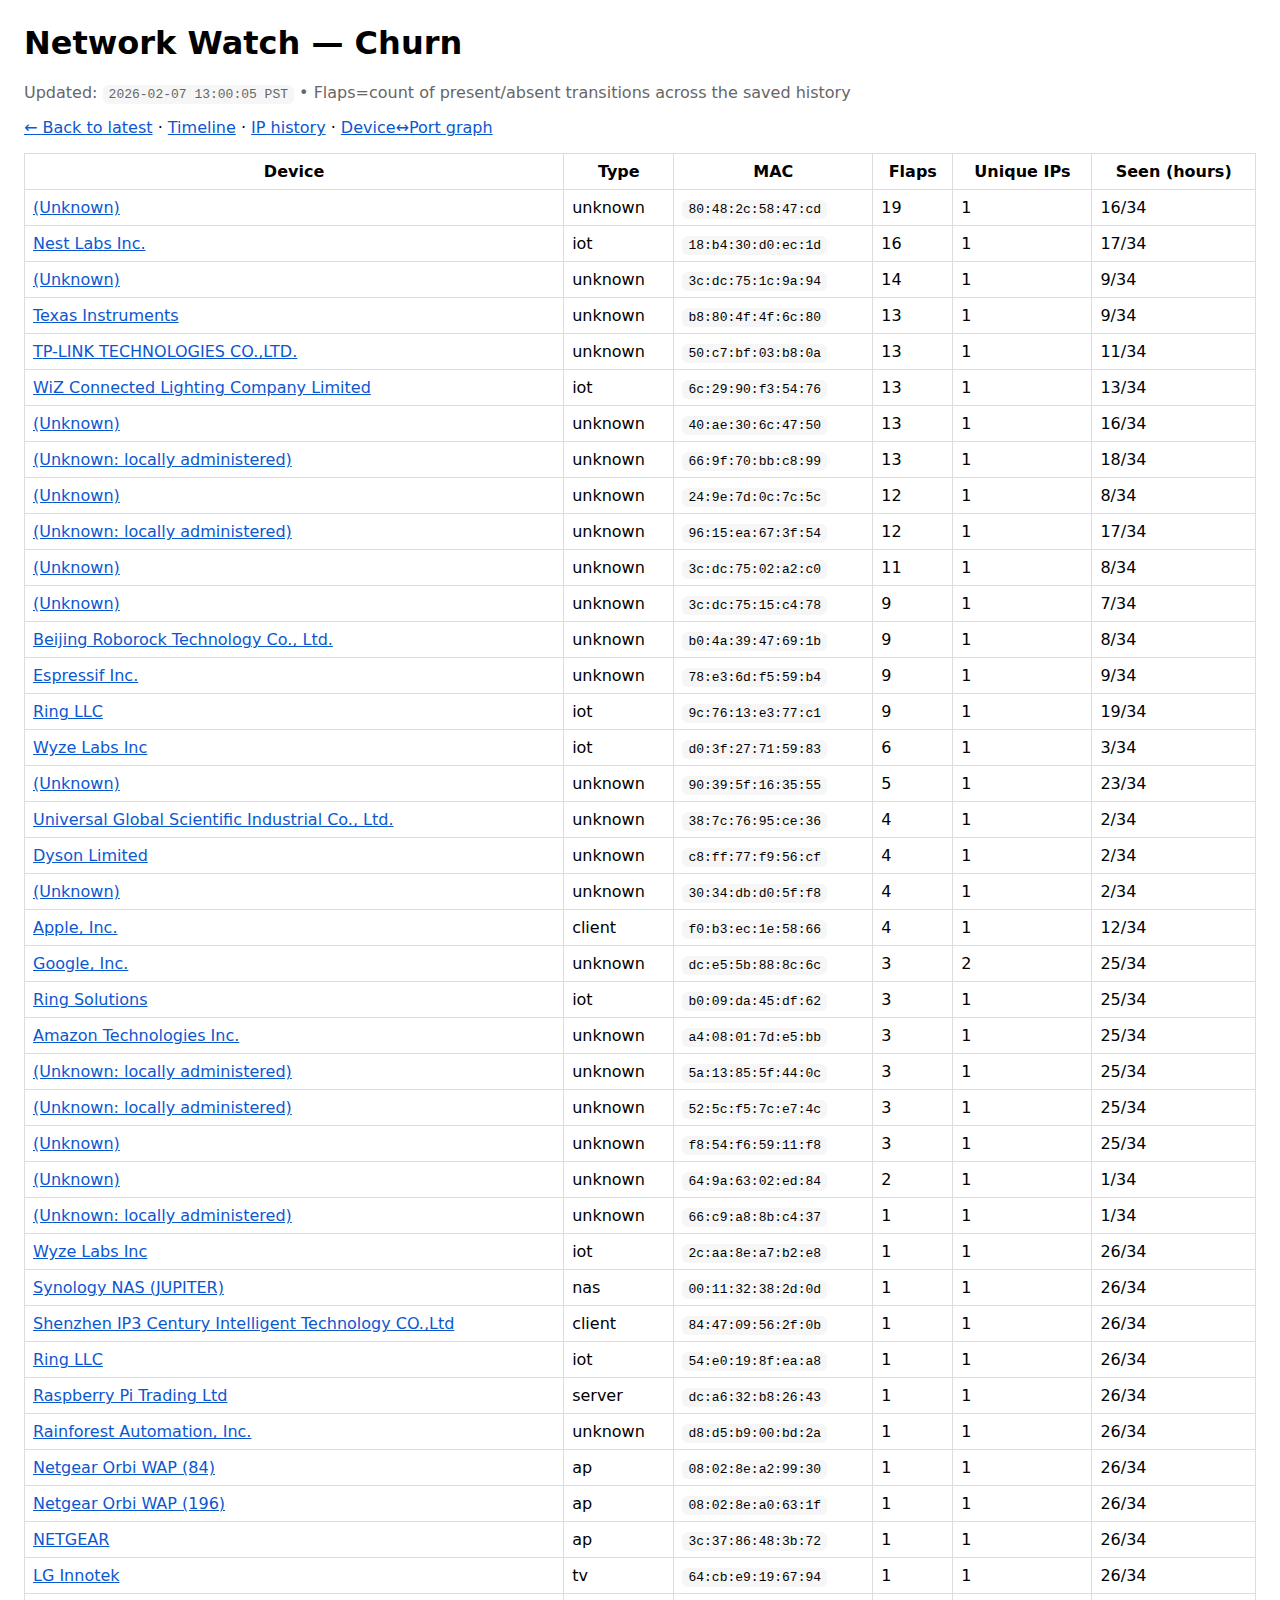
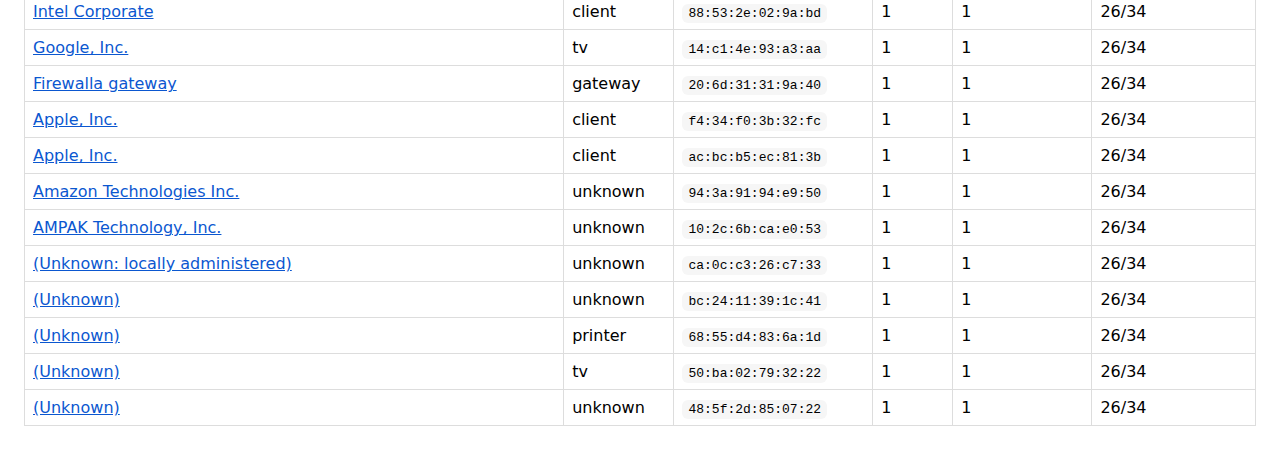
<file: site/churn.html>
<!doctype html>
<html>
<head>
  <meta charset="utf-8" />
  <meta name="viewport" content="width=device-width, initial-scale=1" />
  <title>Network Watch — Churn</title>
  <style>
    body { font-family: ui-sans-serif, system-ui, -apple-system, Segoe UI, Roboto, Helvetica, Arial; margin: 24px; }
    code { background: #f6f6f6; padding: 2px 6px; border-radius: 6px; }
    a { color: #0b57d0; }
    table { border-collapse: collapse; width: 100%; }
    th, td { border: 1px solid #ddd; padding: 8px; vertical-align: top; }
    th { position: sticky; top: 0; background: #fff; }
    .muted { color: #666; }
  </style>
</head>
<body>
  <h1>Network Watch — Churn</h1>
  <p class="muted">Updated: <code>2026-02-07 13:00:05 PST</code> • Flaps=count of present/absent transitions across the saved history</p>
  <p><a href="/">← Back to latest</a> · <a href="/timeline.html">Timeline</a> · <a href="/ip-history.html">IP history</a> · <a href="/graph.html">Device↔Port graph</a></p>

  <table>
    <thead><tr><th>Device</th><th>Type</th><th>MAC</th><th>Flaps</th><th>Unique IPs</th><th>Seen (hours)</th></tr></thead>
    <tbody><tr><td><a href='/device.html?id=80:48:2c:58:47:cd'>(Unknown)</a></td><td>unknown</td><td><code>80:48:2c:58:47:cd</code></td><td>19</td><td>1</td><td>16/34</td></tr><tr><td><a href='/device.html?id=18:b4:30:d0:ec:1d'>Nest Labs Inc.</a></td><td>iot</td><td><code>18:b4:30:d0:ec:1d</code></td><td>16</td><td>1</td><td>17/34</td></tr><tr><td><a href='/device.html?id=3c:dc:75:1c:9a:94'>(Unknown)</a></td><td>unknown</td><td><code>3c:dc:75:1c:9a:94</code></td><td>14</td><td>1</td><td>9/34</td></tr><tr><td><a href='/device.html?id=b8:80:4f:4f:6c:80'>Texas Instruments</a></td><td>unknown</td><td><code>b8:80:4f:4f:6c:80</code></td><td>13</td><td>1</td><td>9/34</td></tr><tr><td><a href='/device.html?id=50:c7:bf:03:b8:0a'>TP-LINK TECHNOLOGIES CO.,LTD.</a></td><td>unknown</td><td><code>50:c7:bf:03:b8:0a</code></td><td>13</td><td>1</td><td>11/34</td></tr><tr><td><a href='/device.html?id=6c:29:90:f3:54:76'>WiZ Connected Lighting Company Limited</a></td><td>iot</td><td><code>6c:29:90:f3:54:76</code></td><td>13</td><td>1</td><td>13/34</td></tr><tr><td><a href='/device.html?id=40:ae:30:6c:47:50'>(Unknown)</a></td><td>unknown</td><td><code>40:ae:30:6c:47:50</code></td><td>13</td><td>1</td><td>16/34</td></tr><tr><td><a href='/device.html?id=66:9f:70:bb:c8:99'>(Unknown: locally administered)</a></td><td>unknown</td><td><code>66:9f:70:bb:c8:99</code></td><td>13</td><td>1</td><td>18/34</td></tr><tr><td><a href='/device.html?id=24:9e:7d:0c:7c:5c'>(Unknown)</a></td><td>unknown</td><td><code>24:9e:7d:0c:7c:5c</code></td><td>12</td><td>1</td><td>8/34</td></tr><tr><td><a href='/device.html?id=96:15:ea:67:3f:54'>(Unknown: locally administered)</a></td><td>unknown</td><td><code>96:15:ea:67:3f:54</code></td><td>12</td><td>1</td><td>17/34</td></tr><tr><td><a href='/device.html?id=3c:dc:75:02:a2:c0'>(Unknown)</a></td><td>unknown</td><td><code>3c:dc:75:02:a2:c0</code></td><td>11</td><td>1</td><td>8/34</td></tr><tr><td><a href='/device.html?id=3c:dc:75:15:c4:78'>(Unknown)</a></td><td>unknown</td><td><code>3c:dc:75:15:c4:78</code></td><td>9</td><td>1</td><td>7/34</td></tr><tr><td><a href='/device.html?id=b0:4a:39:47:69:1b'>Beijing Roborock Technology Co., Ltd.</a></td><td>unknown</td><td><code>b0:4a:39:47:69:1b</code></td><td>9</td><td>1</td><td>8/34</td></tr><tr><td><a href='/device.html?id=78:e3:6d:f5:59:b4'>Espressif Inc.</a></td><td>unknown</td><td><code>78:e3:6d:f5:59:b4</code></td><td>9</td><td>1</td><td>9/34</td></tr><tr><td><a href='/device.html?id=9c:76:13:e3:77:c1'>Ring LLC</a></td><td>iot</td><td><code>9c:76:13:e3:77:c1</code></td><td>9</td><td>1</td><td>19/34</td></tr><tr><td><a href='/device.html?id=d0:3f:27:71:59:83'>Wyze Labs Inc</a></td><td>iot</td><td><code>d0:3f:27:71:59:83</code></td><td>6</td><td>1</td><td>3/34</td></tr><tr><td><a href='/device.html?id=90:39:5f:16:35:55'>(Unknown)</a></td><td>unknown</td><td><code>90:39:5f:16:35:55</code></td><td>5</td><td>1</td><td>23/34</td></tr><tr><td><a href='/device.html?id=38:7c:76:95:ce:36'>Universal Global Scientific Industrial Co., Ltd.</a></td><td>unknown</td><td><code>38:7c:76:95:ce:36</code></td><td>4</td><td>1</td><td>2/34</td></tr><tr><td><a href='/device.html?id=c8:ff:77:f9:56:cf'>Dyson Limited</a></td><td>unknown</td><td><code>c8:ff:77:f9:56:cf</code></td><td>4</td><td>1</td><td>2/34</td></tr><tr><td><a href='/device.html?id=30:34:db:d0:5f:f8'>(Unknown)</a></td><td>unknown</td><td><code>30:34:db:d0:5f:f8</code></td><td>4</td><td>1</td><td>2/34</td></tr><tr><td><a href='/device.html?id=f0:b3:ec:1e:58:66'>Apple, Inc.</a></td><td>client</td><td><code>f0:b3:ec:1e:58:66</code></td><td>4</td><td>1</td><td>12/34</td></tr><tr><td><a href='/device.html?id=dc:e5:5b:88:8c:6c'>Google, Inc.</a></td><td>unknown</td><td><code>dc:e5:5b:88:8c:6c</code></td><td>3</td><td>2</td><td>25/34</td></tr><tr><td><a href='/device.html?id=b0:09:da:45:df:62'>Ring Solutions</a></td><td>iot</td><td><code>b0:09:da:45:df:62</code></td><td>3</td><td>1</td><td>25/34</td></tr><tr><td><a href='/device.html?id=a4:08:01:7d:e5:bb'>Amazon Technologies Inc.</a></td><td>unknown</td><td><code>a4:08:01:7d:e5:bb</code></td><td>3</td><td>1</td><td>25/34</td></tr><tr><td><a href='/device.html?id=5a:13:85:5f:44:0c'>(Unknown: locally administered)</a></td><td>unknown</td><td><code>5a:13:85:5f:44:0c</code></td><td>3</td><td>1</td><td>25/34</td></tr><tr><td><a href='/device.html?id=52:5c:f5:7c:e7:4c'>(Unknown: locally administered)</a></td><td>unknown</td><td><code>52:5c:f5:7c:e7:4c</code></td><td>3</td><td>1</td><td>25/34</td></tr><tr><td><a href='/device.html?id=f8:54:f6:59:11:f8'>(Unknown)</a></td><td>unknown</td><td><code>f8:54:f6:59:11:f8</code></td><td>3</td><td>1</td><td>25/34</td></tr><tr><td><a href='/device.html?id=64:9a:63:02:ed:84'>(Unknown)</a></td><td>unknown</td><td><code>64:9a:63:02:ed:84</code></td><td>2</td><td>1</td><td>1/34</td></tr><tr><td><a href='/device.html?id=66:c9:a8:8b:c4:37'>(Unknown: locally administered)</a></td><td>unknown</td><td><code>66:c9:a8:8b:c4:37</code></td><td>1</td><td>1</td><td>1/34</td></tr><tr><td><a href='/device.html?id=2c:aa:8e:a7:b2:e8'>Wyze Labs Inc</a></td><td>iot</td><td><code>2c:aa:8e:a7:b2:e8</code></td><td>1</td><td>1</td><td>26/34</td></tr><tr><td><a href='/device.html?id=00:11:32:38:2d:0d'>Synology NAS (JUPITER)</a></td><td>nas</td><td><code>00:11:32:38:2d:0d</code></td><td>1</td><td>1</td><td>26/34</td></tr><tr><td><a href='/device.html?id=84:47:09:56:2f:0b'>Shenzhen IP3 Century Intelligent Technology CO.,Ltd</a></td><td>client</td><td><code>84:47:09:56:2f:0b</code></td><td>1</td><td>1</td><td>26/34</td></tr><tr><td><a href='/device.html?id=54:e0:19:8f:ea:a8'>Ring LLC</a></td><td>iot</td><td><code>54:e0:19:8f:ea:a8</code></td><td>1</td><td>1</td><td>26/34</td></tr><tr><td><a href='/device.html?id=dc:a6:32:b8:26:43'>Raspberry Pi Trading Ltd</a></td><td>server</td><td><code>dc:a6:32:b8:26:43</code></td><td>1</td><td>1</td><td>26/34</td></tr><tr><td><a href='/device.html?id=d8:d5:b9:00:bd:2a'>Rainforest Automation, Inc.</a></td><td>unknown</td><td><code>d8:d5:b9:00:bd:2a</code></td><td>1</td><td>1</td><td>26/34</td></tr><tr><td><a href='/device.html?id=08:02:8e:a2:99:30'>Netgear Orbi WAP (84)</a></td><td>ap</td><td><code>08:02:8e:a2:99:30</code></td><td>1</td><td>1</td><td>26/34</td></tr><tr><td><a href='/device.html?id=08:02:8e:a0:63:1f'>Netgear Orbi WAP (196)</a></td><td>ap</td><td><code>08:02:8e:a0:63:1f</code></td><td>1</td><td>1</td><td>26/34</td></tr><tr><td><a href='/device.html?id=3c:37:86:48:3b:72'>NETGEAR</a></td><td>ap</td><td><code>3c:37:86:48:3b:72</code></td><td>1</td><td>1</td><td>26/34</td></tr><tr><td><a href='/device.html?id=64:cb:e9:19:67:94'>LG Innotek</a></td><td>tv</td><td><code>64:cb:e9:19:67:94</code></td><td>1</td><td>1</td><td>26/34</td></tr><tr><td><a href='/device.html?id=88:53:2e:02:9a:bd'>Intel Corporate</a></td><td>client</td><td><code>88:53:2e:02:9a:bd</code></td><td>1</td><td>1</td><td>26/34</td></tr><tr><td><a href='/device.html?id=14:c1:4e:93:a3:aa'>Google, Inc.</a></td><td>tv</td><td><code>14:c1:4e:93:a3:aa</code></td><td>1</td><td>1</td><td>26/34</td></tr><tr><td><a href='/device.html?id=20:6d:31:31:9a:40'>Firewalla gateway</a></td><td>gateway</td><td><code>20:6d:31:31:9a:40</code></td><td>1</td><td>1</td><td>26/34</td></tr><tr><td><a href='/device.html?id=f4:34:f0:3b:32:fc'>Apple, Inc.</a></td><td>client</td><td><code>f4:34:f0:3b:32:fc</code></td><td>1</td><td>1</td><td>26/34</td></tr><tr><td><a href='/device.html?id=ac:bc:b5:ec:81:3b'>Apple, Inc.</a></td><td>client</td><td><code>ac:bc:b5:ec:81:3b</code></td><td>1</td><td>1</td><td>26/34</td></tr><tr><td><a href='/device.html?id=94:3a:91:94:e9:50'>Amazon Technologies Inc.</a></td><td>unknown</td><td><code>94:3a:91:94:e9:50</code></td><td>1</td><td>1</td><td>26/34</td></tr><tr><td><a href='/device.html?id=10:2c:6b:ca:e0:53'>AMPAK Technology, Inc.</a></td><td>unknown</td><td><code>10:2c:6b:ca:e0:53</code></td><td>1</td><td>1</td><td>26/34</td></tr><tr><td><a href='/device.html?id=ca:0c:c3:26:c7:33'>(Unknown: locally administered)</a></td><td>unknown</td><td><code>ca:0c:c3:26:c7:33</code></td><td>1</td><td>1</td><td>26/34</td></tr><tr><td><a href='/device.html?id=bc:24:11:39:1c:41'>(Unknown)</a></td><td>unknown</td><td><code>bc:24:11:39:1c:41</code></td><td>1</td><td>1</td><td>26/34</td></tr><tr><td><a href='/device.html?id=68:55:d4:83:6a:1d'>(Unknown)</a></td><td>printer</td><td><code>68:55:d4:83:6a:1d</code></td><td>1</td><td>1</td><td>26/34</td></tr><tr><td><a href='/device.html?id=50:ba:02:79:32:22'>(Unknown)</a></td><td>tv</td><td><code>50:ba:02:79:32:22</code></td><td>1</td><td>1</td><td>26/34</td></tr><tr><td><a href='/device.html?id=48:5f:2d:85:07:22'>(Unknown)</a></td><td>unknown</td><td><code>48:5f:2d:85:07:22</code></td><td>1</td><td>1</td><td>26/34</td></tr></tbody>
  </table>
</body>
</html>
</file>
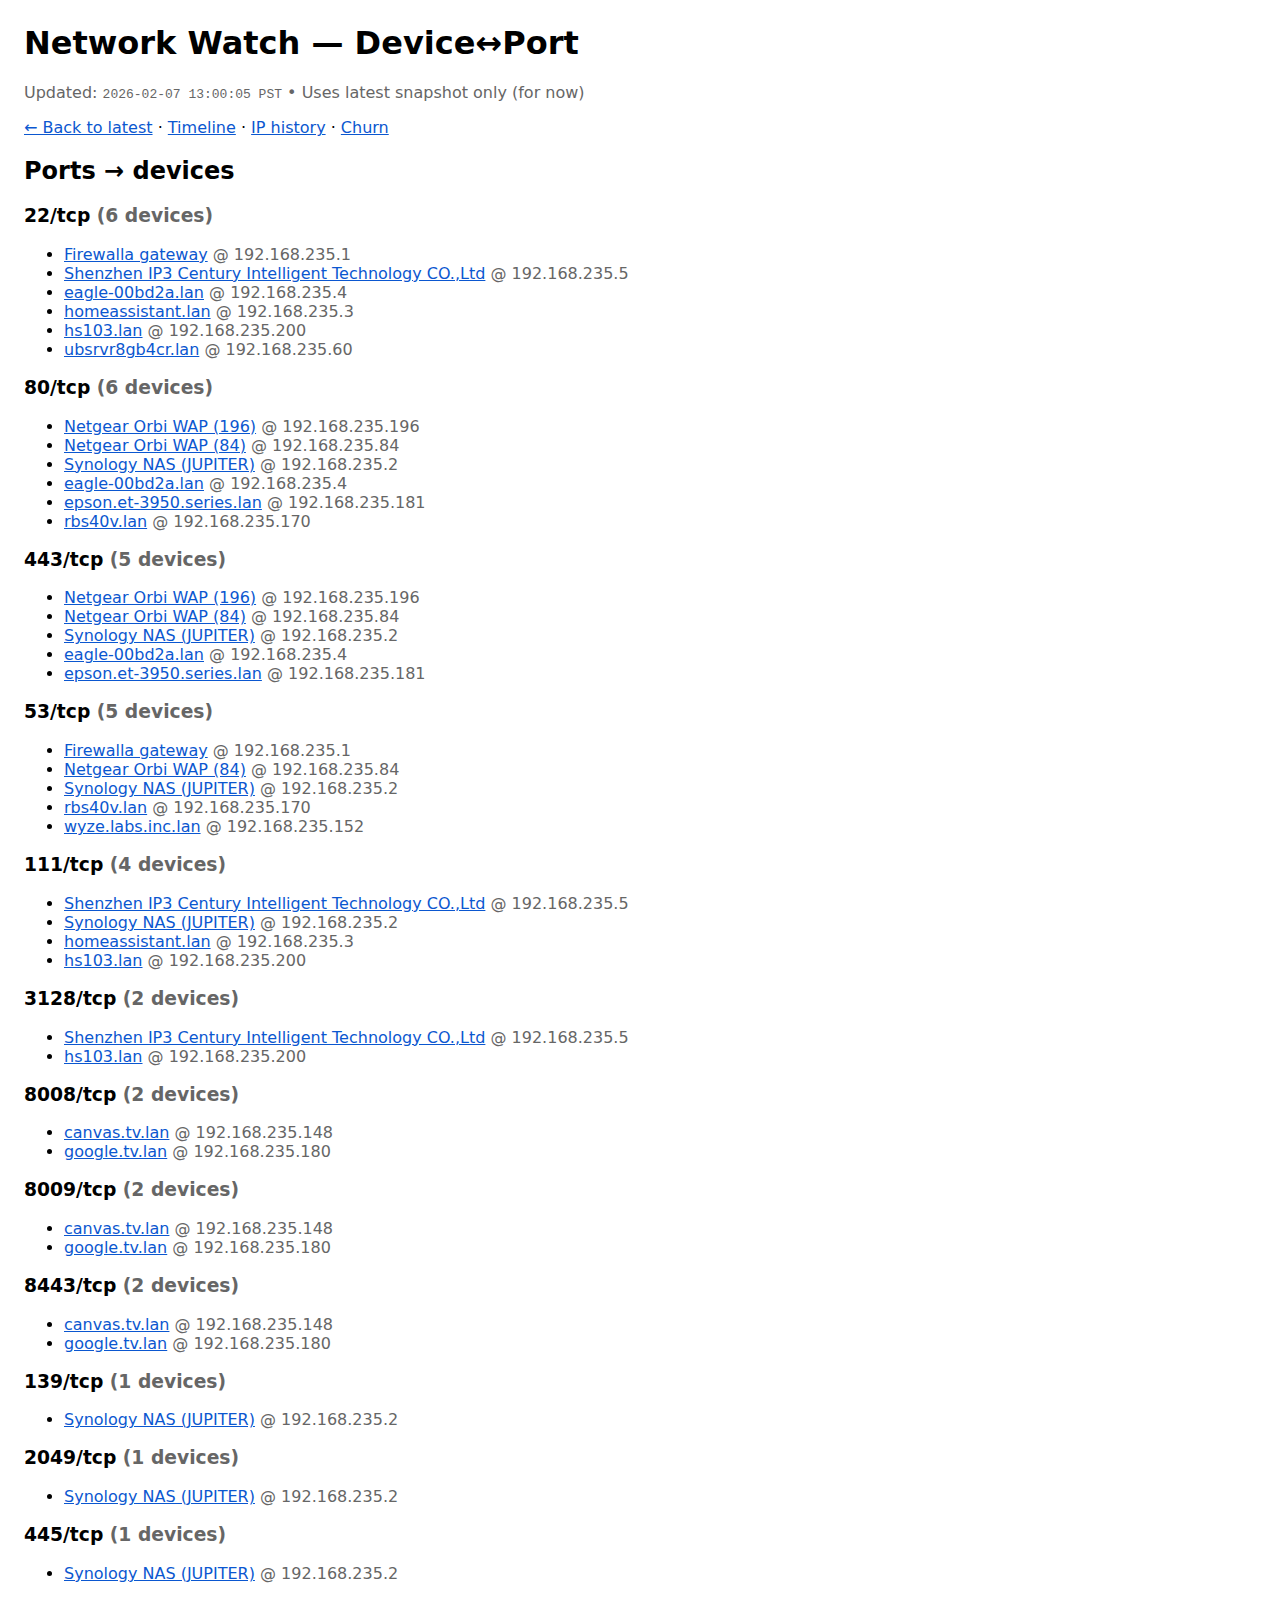
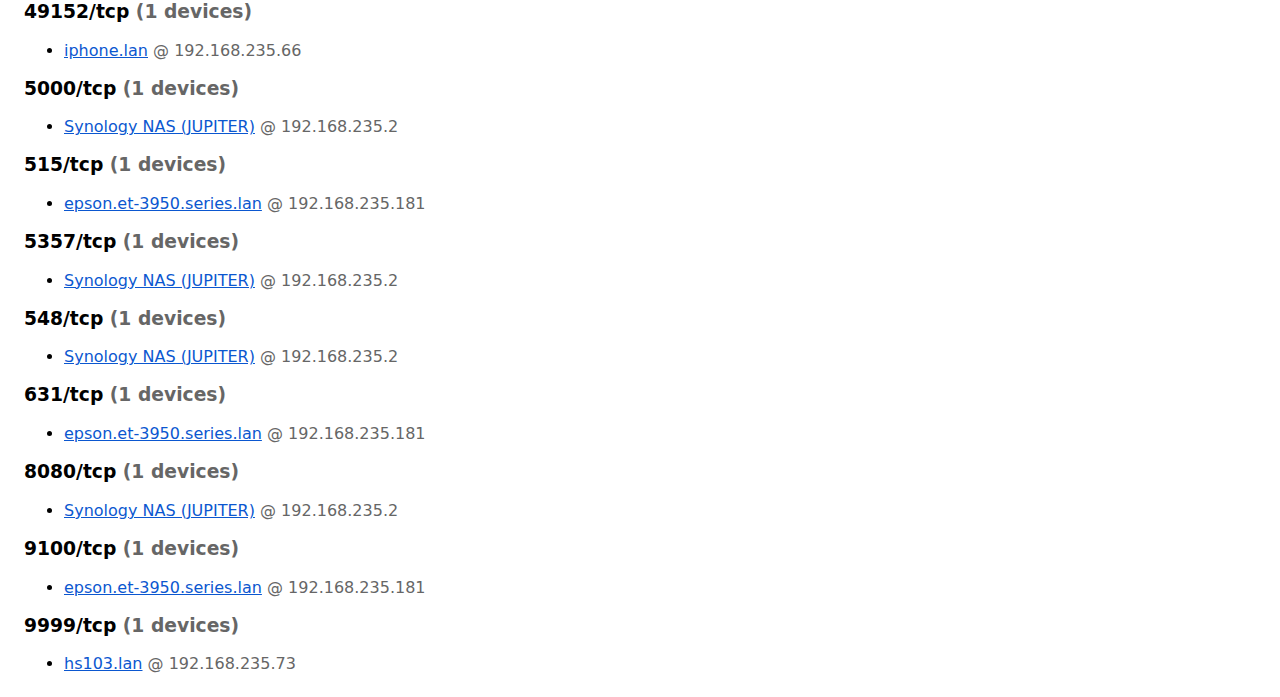
<file: site/graph.html>
<!doctype html>
<html>
<head>
  <meta charset="utf-8" />
  <meta name="viewport" content="width=device-width, initial-scale=1" />
  <title>Network Watch — Device↔Port</title>
  <style>
    body { font-family: ui-sans-serif, system-ui, -apple-system, Segoe UI, Roboto, Helvetica, Arial; margin: 24px; }
    a { color: #0b57d0; }
    .muted { color: #666; }
    h3 { margin-top: 18px; }
  </style>
</head>
<body>
  <h1>Network Watch — Device↔Port</h1>
  <p class="muted">Updated: <code>2026-02-07 13:00:05 PST</code> • Uses latest snapshot only (for now)</p>
  <p><a href="/">← Back to latest</a> · <a href="/timeline.html">Timeline</a> · <a href="/ip-history.html">IP history</a> · <a href="/churn.html">Churn</a></p>

  <h2>Ports → devices</h2>
  <h3>22/tcp <span class='muted'>(6 devices)</span></h3><ul><li><a href='/device.html?id=20:6d:31:31:9a:40'>Firewalla gateway</a> <span class='muted'>@ 192.168.235.1</span></li><li><a href='/device.html?id=84:47:09:56:2f:0b'>Shenzhen IP3 Century Intelligent Technology CO.,Ltd</a> <span class='muted'>@ 192.168.235.5</span></li><li><a href='/device.html?id=d8:d5:b9:00:bd:2a'>eagle-00bd2a.lan</a> <span class='muted'>@ 192.168.235.4</span></li><li><a href='/device.html?id=dc:a6:32:b8:26:43'>homeassistant.lan</a> <span class='muted'>@ 192.168.235.3</span></li><li><a href='/device.html?id=84:47:09:56:2f:0b'>hs103.lan</a> <span class='muted'>@ 192.168.235.200</span></li><li><a href='/device.html?id=bc:24:11:39:1c:41'>ubsrvr8gb4cr.lan</a> <span class='muted'>@ 192.168.235.60</span></li></ul><h3>80/tcp <span class='muted'>(6 devices)</span></h3><ul><li><a href='/device.html?id=08:02:8e:a0:63:1f'>Netgear Orbi WAP (196)</a> <span class='muted'>@ 192.168.235.196</span></li><li><a href='/device.html?id=08:02:8e:a2:99:30'>Netgear Orbi WAP (84)</a> <span class='muted'>@ 192.168.235.84</span></li><li><a href='/device.html?id=00:11:32:38:2d:0d'>Synology NAS (JUPITER)</a> <span class='muted'>@ 192.168.235.2</span></li><li><a href='/device.html?id=d8:d5:b9:00:bd:2a'>eagle-00bd2a.lan</a> <span class='muted'>@ 192.168.235.4</span></li><li><a href='/device.html?id=68:55:d4:83:6a:1d'>epson.et-3950.series.lan</a> <span class='muted'>@ 192.168.235.181</span></li><li><a href='/device.html?id=3c:37:86:48:3b:72'>rbs40v.lan</a> <span class='muted'>@ 192.168.235.170</span></li></ul><h3>443/tcp <span class='muted'>(5 devices)</span></h3><ul><li><a href='/device.html?id=08:02:8e:a0:63:1f'>Netgear Orbi WAP (196)</a> <span class='muted'>@ 192.168.235.196</span></li><li><a href='/device.html?id=08:02:8e:a2:99:30'>Netgear Orbi WAP (84)</a> <span class='muted'>@ 192.168.235.84</span></li><li><a href='/device.html?id=00:11:32:38:2d:0d'>Synology NAS (JUPITER)</a> <span class='muted'>@ 192.168.235.2</span></li><li><a href='/device.html?id=d8:d5:b9:00:bd:2a'>eagle-00bd2a.lan</a> <span class='muted'>@ 192.168.235.4</span></li><li><a href='/device.html?id=68:55:d4:83:6a:1d'>epson.et-3950.series.lan</a> <span class='muted'>@ 192.168.235.181</span></li></ul><h3>53/tcp <span class='muted'>(5 devices)</span></h3><ul><li><a href='/device.html?id=20:6d:31:31:9a:40'>Firewalla gateway</a> <span class='muted'>@ 192.168.235.1</span></li><li><a href='/device.html?id=08:02:8e:a2:99:30'>Netgear Orbi WAP (84)</a> <span class='muted'>@ 192.168.235.84</span></li><li><a href='/device.html?id=00:11:32:38:2d:0d'>Synology NAS (JUPITER)</a> <span class='muted'>@ 192.168.235.2</span></li><li><a href='/device.html?id=3c:37:86:48:3b:72'>rbs40v.lan</a> <span class='muted'>@ 192.168.235.170</span></li><li><a href='/device.html?id=2c:aa:8e:a7:b2:e8'>wyze.labs.inc.lan</a> <span class='muted'>@ 192.168.235.152</span></li></ul><h3>111/tcp <span class='muted'>(4 devices)</span></h3><ul><li><a href='/device.html?id=84:47:09:56:2f:0b'>Shenzhen IP3 Century Intelligent Technology CO.,Ltd</a> <span class='muted'>@ 192.168.235.5</span></li><li><a href='/device.html?id=00:11:32:38:2d:0d'>Synology NAS (JUPITER)</a> <span class='muted'>@ 192.168.235.2</span></li><li><a href='/device.html?id=dc:a6:32:b8:26:43'>homeassistant.lan</a> <span class='muted'>@ 192.168.235.3</span></li><li><a href='/device.html?id=84:47:09:56:2f:0b'>hs103.lan</a> <span class='muted'>@ 192.168.235.200</span></li></ul><h3>3128/tcp <span class='muted'>(2 devices)</span></h3><ul><li><a href='/device.html?id=84:47:09:56:2f:0b'>Shenzhen IP3 Century Intelligent Technology CO.,Ltd</a> <span class='muted'>@ 192.168.235.5</span></li><li><a href='/device.html?id=84:47:09:56:2f:0b'>hs103.lan</a> <span class='muted'>@ 192.168.235.200</span></li></ul><h3>8008/tcp <span class='muted'>(2 devices)</span></h3><ul><li><a href='/device.html?id=50:ba:02:79:32:22'>canvas.tv.lan</a> <span class='muted'>@ 192.168.235.148</span></li><li><a href='/device.html?id=14:c1:4e:93:a3:aa'>google.tv.lan</a> <span class='muted'>@ 192.168.235.180</span></li></ul><h3>8009/tcp <span class='muted'>(2 devices)</span></h3><ul><li><a href='/device.html?id=50:ba:02:79:32:22'>canvas.tv.lan</a> <span class='muted'>@ 192.168.235.148</span></li><li><a href='/device.html?id=14:c1:4e:93:a3:aa'>google.tv.lan</a> <span class='muted'>@ 192.168.235.180</span></li></ul><h3>8443/tcp <span class='muted'>(2 devices)</span></h3><ul><li><a href='/device.html?id=50:ba:02:79:32:22'>canvas.tv.lan</a> <span class='muted'>@ 192.168.235.148</span></li><li><a href='/device.html?id=14:c1:4e:93:a3:aa'>google.tv.lan</a> <span class='muted'>@ 192.168.235.180</span></li></ul><h3>139/tcp <span class='muted'>(1 devices)</span></h3><ul><li><a href='/device.html?id=00:11:32:38:2d:0d'>Synology NAS (JUPITER)</a> <span class='muted'>@ 192.168.235.2</span></li></ul><h3>2049/tcp <span class='muted'>(1 devices)</span></h3><ul><li><a href='/device.html?id=00:11:32:38:2d:0d'>Synology NAS (JUPITER)</a> <span class='muted'>@ 192.168.235.2</span></li></ul><h3>445/tcp <span class='muted'>(1 devices)</span></h3><ul><li><a href='/device.html?id=00:11:32:38:2d:0d'>Synology NAS (JUPITER)</a> <span class='muted'>@ 192.168.235.2</span></li></ul><h3>49152/tcp <span class='muted'>(1 devices)</span></h3><ul><li><a href='/device.html?id=52:5c:f5:7c:e7:4c'>iphone.lan</a> <span class='muted'>@ 192.168.235.66</span></li></ul><h3>5000/tcp <span class='muted'>(1 devices)</span></h3><ul><li><a href='/device.html?id=00:11:32:38:2d:0d'>Synology NAS (JUPITER)</a> <span class='muted'>@ 192.168.235.2</span></li></ul><h3>515/tcp <span class='muted'>(1 devices)</span></h3><ul><li><a href='/device.html?id=68:55:d4:83:6a:1d'>epson.et-3950.series.lan</a> <span class='muted'>@ 192.168.235.181</span></li></ul><h3>5357/tcp <span class='muted'>(1 devices)</span></h3><ul><li><a href='/device.html?id=00:11:32:38:2d:0d'>Synology NAS (JUPITER)</a> <span class='muted'>@ 192.168.235.2</span></li></ul><h3>548/tcp <span class='muted'>(1 devices)</span></h3><ul><li><a href='/device.html?id=00:11:32:38:2d:0d'>Synology NAS (JUPITER)</a> <span class='muted'>@ 192.168.235.2</span></li></ul><h3>631/tcp <span class='muted'>(1 devices)</span></h3><ul><li><a href='/device.html?id=68:55:d4:83:6a:1d'>epson.et-3950.series.lan</a> <span class='muted'>@ 192.168.235.181</span></li></ul><h3>8080/tcp <span class='muted'>(1 devices)</span></h3><ul><li><a href='/device.html?id=00:11:32:38:2d:0d'>Synology NAS (JUPITER)</a> <span class='muted'>@ 192.168.235.2</span></li></ul><h3>9100/tcp <span class='muted'>(1 devices)</span></h3><ul><li><a href='/device.html?id=68:55:d4:83:6a:1d'>epson.et-3950.series.lan</a> <span class='muted'>@ 192.168.235.181</span></li></ul><h3>9999/tcp <span class='muted'>(1 devices)</span></h3><ul><li><a href='/device.html?id=40:ae:30:6c:47:50'>hs103.lan</a> <span class='muted'>@ 192.168.235.73</span></li></ul>
</body>
</html>
</file>
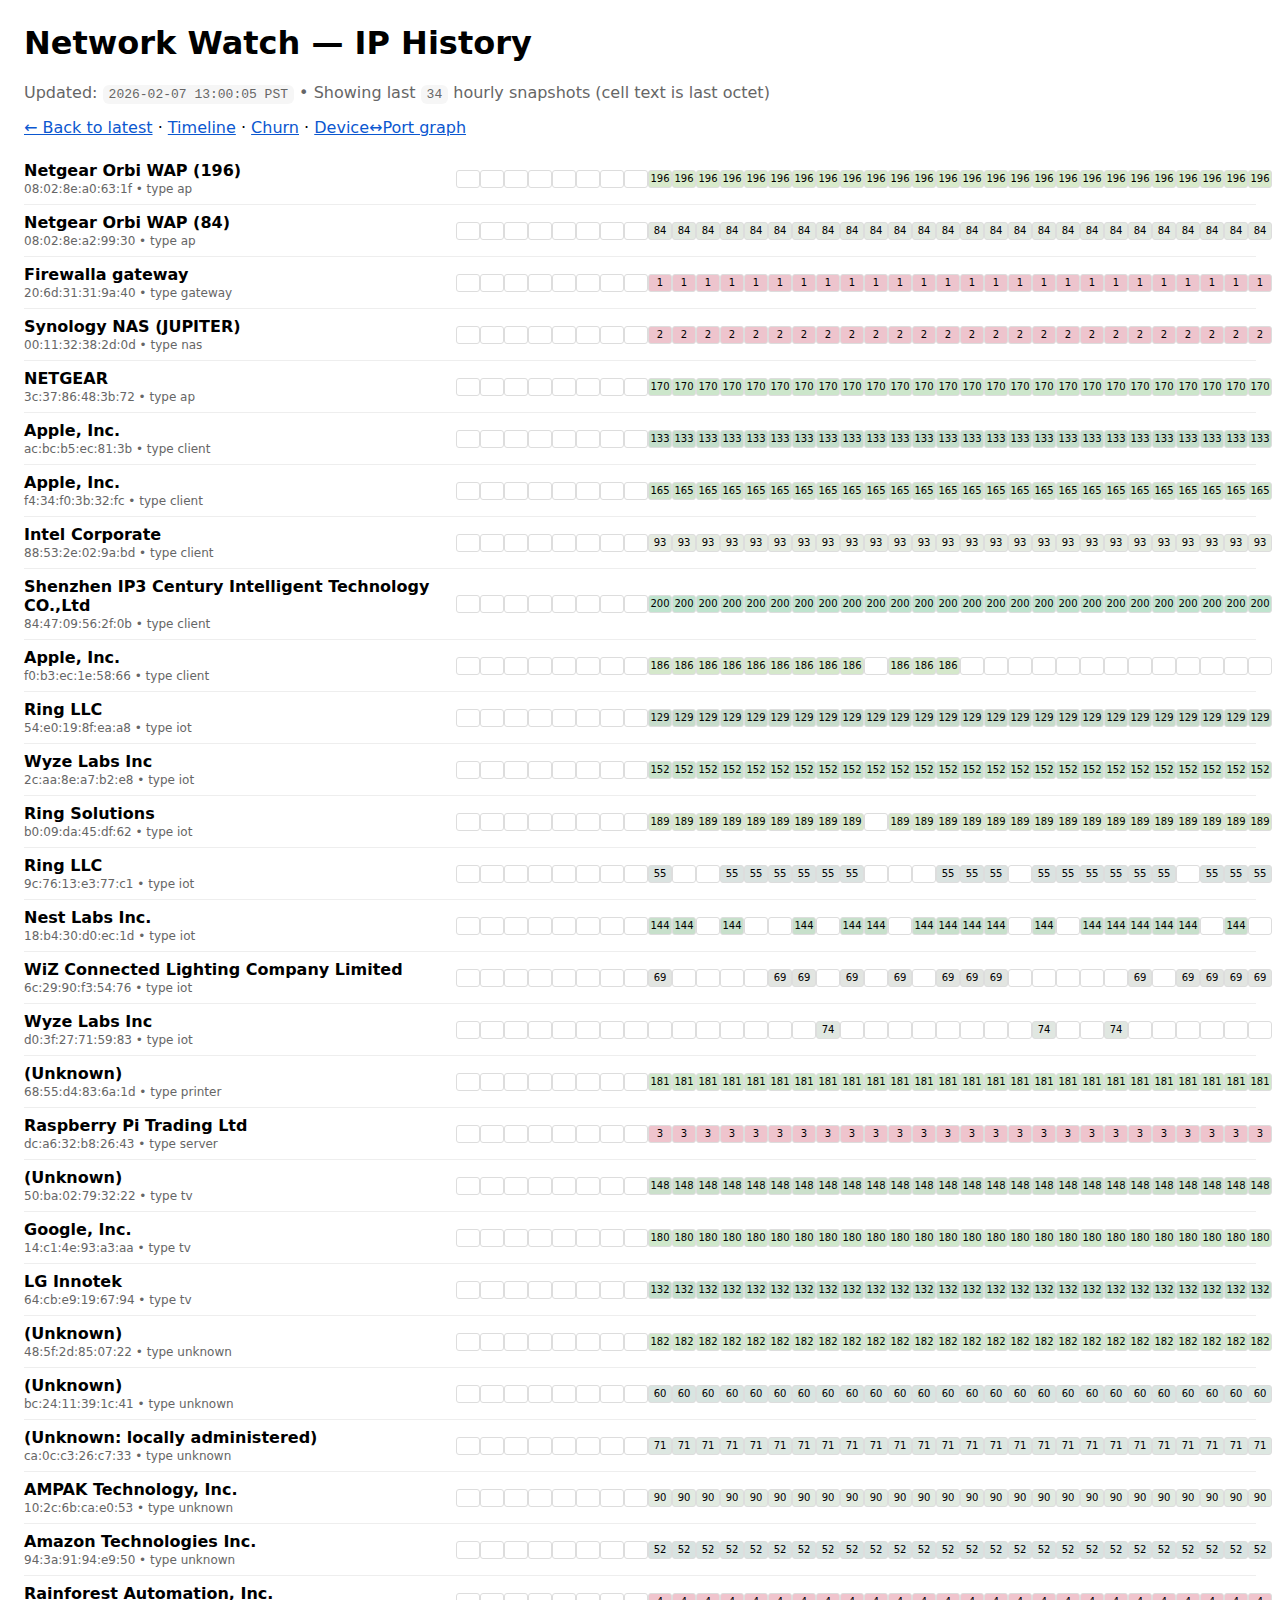
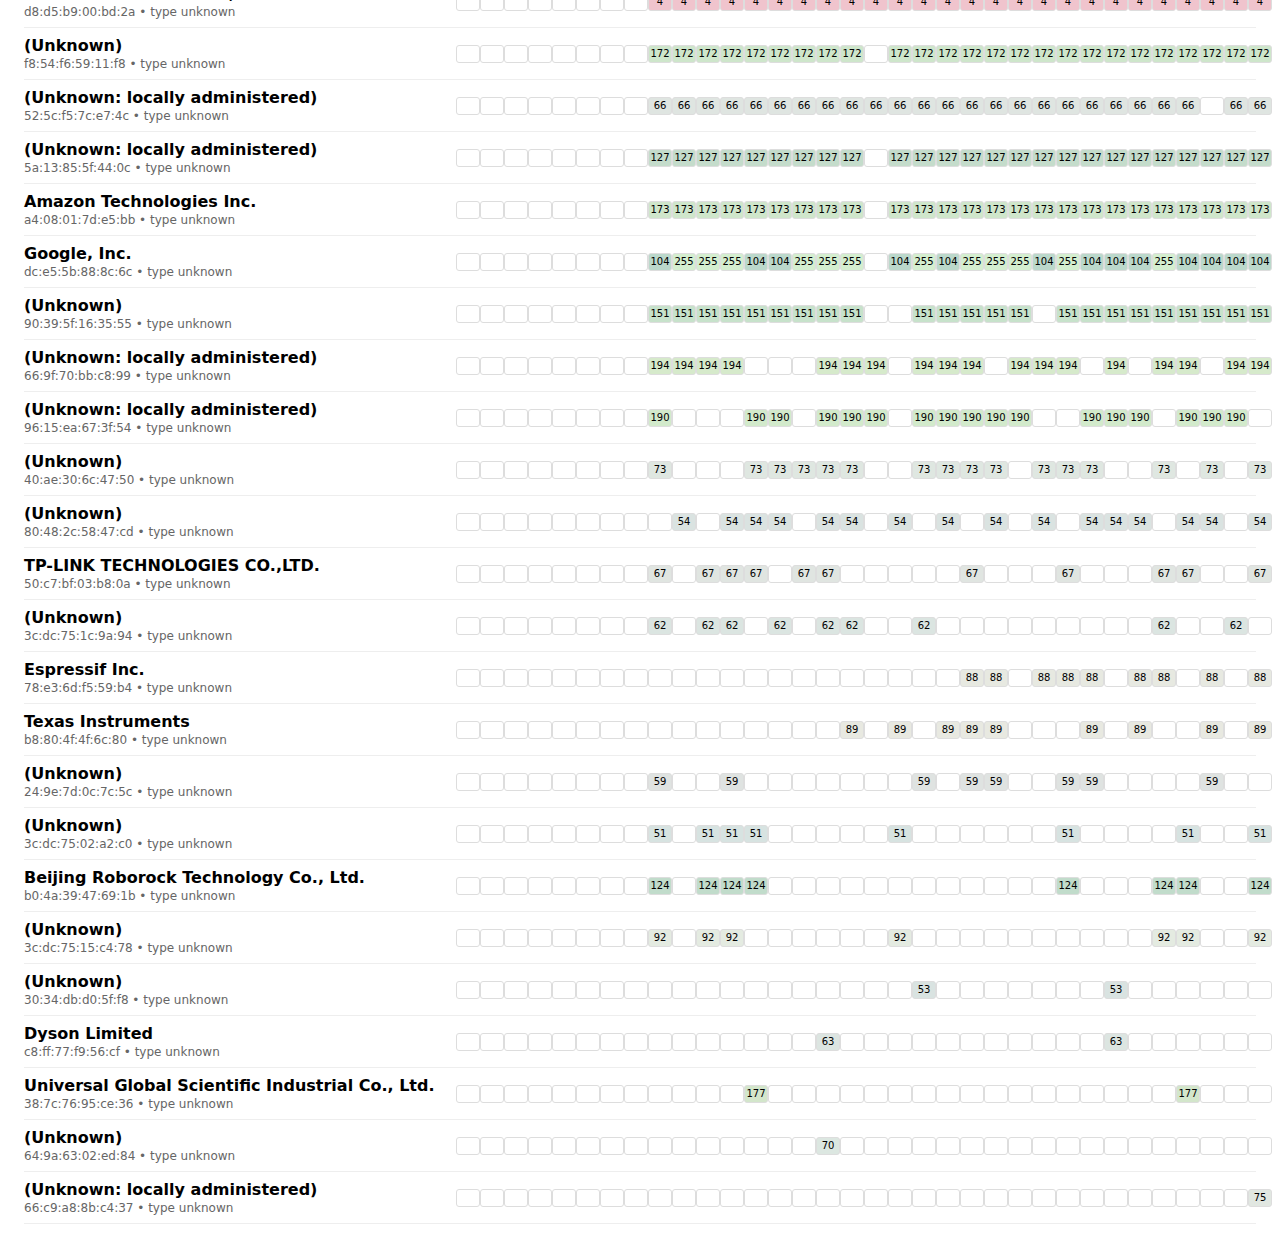
<file: site/ip-history.html>
<!doctype html>
<html>
<head>
  <meta charset="utf-8" />
  <meta name="viewport" content="width=device-width, initial-scale=1" />
  <title>Network Watch — IP History</title>
  <style>
    body { font-family: ui-sans-serif, system-ui, -apple-system, Segoe UI, Roboto, Helvetica, Arial; margin: 24px; }
    code { background: #f6f6f6; padding: 2px 6px; border-radius: 6px; }
    a { color: #0b57d0; }
    .muted { color: #666; }
    .row { display: grid; grid-template-columns: 420px 1fr; gap: 12px; padding: 8px 0; border-bottom: 1px solid #eee; }
    .primary { font-weight: 700; }
    .meta { font-weight: 400; font-size: 12px; color: #666; margin-top: 2px; word-break: break-word; }
    .cells { display: grid; grid-auto-flow: column; grid-auto-columns: 22px; gap: 2px; align-items: center; }
    .cell { width: 22px; height: 16px; border-radius: 3px; border: 1px solid #ddd; font-size: 10px; line-height: 16px; text-align: center; overflow: hidden; }
  </style>
</head>
<body>
  <h1>Network Watch — IP History</h1>
  <p class="muted">Updated: <code>2026-02-07 13:00:05 PST</code> • Showing last <code>34</code> hourly snapshots (cell text is last octet)</p>
  <p><a href="/">← Back to latest</a> · <a href="/timeline.html">Timeline</a> · <a href="/churn.html">Churn</a> · <a href="/graph.html">Device↔Port graph</a></p>

  <div class='row'><div class='id'><div class='primary'>Netgear Orbi WAP (196)</div><div class='meta'>08:02:8e:a0:63:1f • type ap</div></div><div class='cells'><div class='cell' style='background:#ffffff' title='Netgear Orbi WAP (196) @ 20260207T094913Z ip='></div><div class='cell' style='background:#ffffff' title='Netgear Orbi WAP (196) @ 20260207T095528Z ip='></div><div class='cell' style='background:#ffffff' title='Netgear Orbi WAP (196) @ 20260207T100004Z ip='></div><div class='cell' style='background:#ffffff' title='Netgear Orbi WAP (196) @ 20260207T110005Z ip='></div><div class='cell' style='background:#ffffff' title='Netgear Orbi WAP (196) @ 20260207T120008Z ip='></div><div class='cell' style='background:#ffffff' title='Netgear Orbi WAP (196) @ 20260207T130005Z ip='></div><div class='cell' style='background:#ffffff' title='Netgear Orbi WAP (196) @ 20260207T140005Z ip='></div><div class='cell' style='background:#ffffff' title='Netgear Orbi WAP (196) @ 20260207T150005Z ip='></div><div class='cell' style='background:rgb(216,234,203)' title='Netgear Orbi WAP (196) @ 20260207T155132Z ip=192.168.235.196'>196</div><div class='cell' style='background:rgb(216,234,203)' title='Netgear Orbi WAP (196) @ 20260207T155426Z ip=192.168.235.196'>196</div><div class='cell' style='background:rgb(216,234,203)' title='Netgear Orbi WAP (196) @ 20260207T160004Z ip=192.168.235.196'>196</div><div class='cell' style='background:rgb(216,234,203)' title='Netgear Orbi WAP (196) @ 20260207T160126Z ip=192.168.235.196'>196</div><div class='cell' style='background:rgb(216,234,203)' title='Netgear Orbi WAP (196) @ 20260207T160505Z ip=192.168.235.196'>196</div><div class='cell' style='background:rgb(216,234,203)' title='Netgear Orbi WAP (196) @ 20260207T161142Z ip=192.168.235.196'>196</div><div class='cell' style='background:rgb(216,234,203)' title='Netgear Orbi WAP (196) @ 20260207T162350Z ip=192.168.235.196'>196</div><div class='cell' style='background:rgb(216,234,203)' title='Netgear Orbi WAP (196) @ 20260207T162529Z ip=192.168.235.196'>196</div><div class='cell' style='background:rgb(216,234,203)' title='Netgear Orbi WAP (196) @ 20260207T162922Z ip=192.168.235.196'>196</div><div class='cell' style='background:rgb(216,234,203)' title='Netgear Orbi WAP (196) @ 20260207T163838Z ip=192.168.235.196'>196</div><div class='cell' style='background:rgb(216,234,203)' title='Netgear Orbi WAP (196) @ 20260207T164133Z ip=192.168.235.196'>196</div><div class='cell' style='background:rgb(216,234,203)' title='Netgear Orbi WAP (196) @ 20260207T170004Z ip=192.168.235.196'>196</div><div class='cell' style='background:rgb(216,234,203)' title='Netgear Orbi WAP (196) @ 20260207T170310Z ip=192.168.235.196'>196</div><div class='cell' style='background:rgb(216,234,203)' title='Netgear Orbi WAP (196) @ 20260207T180008Z ip=192.168.235.196'>196</div><div class='cell' style='background:rgb(216,234,203)' title='Netgear Orbi WAP (196) @ 20260207T190007Z ip=192.168.235.196'>196</div><div class='cell' style='background:rgb(216,234,203)' title='Netgear Orbi WAP (196) @ 20260207T190341Z ip=192.168.235.196'>196</div><div class='cell' style='background:rgb(216,234,203)' title='Netgear Orbi WAP (196) @ 20260207T191010Z ip=192.168.235.196'>196</div><div class='cell' style='background:rgb(216,234,203)' title='Netgear Orbi WAP (196) @ 20260207T191727Z ip=192.168.235.196'>196</div><div class='cell' style='background:rgb(216,234,203)' title='Netgear Orbi WAP (196) @ 20260207T192439Z ip=192.168.235.196'>196</div><div class='cell' style='background:rgb(216,234,203)' title='Netgear Orbi WAP (196) @ 20260207T192633Z ip=192.168.235.196'>196</div><div class='cell' style='background:rgb(216,234,203)' title='Netgear Orbi WAP (196) @ 20260207T194649Z ip=192.168.235.196'>196</div><div class='cell' style='background:rgb(216,234,203)' title='Netgear Orbi WAP (196) @ 20260207T195458Z ip=192.168.235.196'>196</div><div class='cell' style='background:rgb(216,234,203)' title='Netgear Orbi WAP (196) @ 20260207T195649Z ip=192.168.235.196'>196</div><div class='cell' style='background:rgb(216,234,203)' title='Netgear Orbi WAP (196) @ 20260207T200004Z ip=192.168.235.196'>196</div><div class='cell' style='background:rgb(216,234,203)' title='Netgear Orbi WAP (196) @ 20260207T201816Z ip=192.168.235.196'>196</div><div class='cell' style='background:rgb(216,234,203)' title='Netgear Orbi WAP (196) @ 20260207T210005Z ip=192.168.235.196'>196</div></div></div><div class='row'><div class='id'><div class='primary'>Netgear Orbi WAP (84)</div><div class='meta'>08:02:8e:a2:99:30 • type ap</div></div><div class='cells'><div class='cell' style='background:#ffffff' title='Netgear Orbi WAP (84) @ 20260207T094913Z ip='></div><div class='cell' style='background:#ffffff' title='Netgear Orbi WAP (84) @ 20260207T095528Z ip='></div><div class='cell' style='background:#ffffff' title='Netgear Orbi WAP (84) @ 20260207T100004Z ip='></div><div class='cell' style='background:#ffffff' title='Netgear Orbi WAP (84) @ 20260207T110005Z ip='></div><div class='cell' style='background:#ffffff' title='Netgear Orbi WAP (84) @ 20260207T120008Z ip='></div><div class='cell' style='background:#ffffff' title='Netgear Orbi WAP (84) @ 20260207T130005Z ip='></div><div class='cell' style='background:#ffffff' title='Netgear Orbi WAP (84) @ 20260207T140005Z ip='></div><div class='cell' style='background:#ffffff' title='Netgear Orbi WAP (84) @ 20260207T150005Z ip='></div><div class='cell' style='background:rgb(227,233,225)' title='Netgear Orbi WAP (84) @ 20260207T155132Z ip=192.168.235.84'>84</div><div class='cell' style='background:rgb(227,233,225)' title='Netgear Orbi WAP (84) @ 20260207T155426Z ip=192.168.235.84'>84</div><div class='cell' style='background:rgb(227,233,225)' title='Netgear Orbi WAP (84) @ 20260207T160004Z ip=192.168.235.84'>84</div><div class='cell' style='background:rgb(227,233,225)' title='Netgear Orbi WAP (84) @ 20260207T160126Z ip=192.168.235.84'>84</div><div class='cell' style='background:rgb(227,233,225)' title='Netgear Orbi WAP (84) @ 20260207T160505Z ip=192.168.235.84'>84</div><div class='cell' style='background:rgb(227,233,225)' title='Netgear Orbi WAP (84) @ 20260207T161142Z ip=192.168.235.84'>84</div><div class='cell' style='background:rgb(227,233,225)' title='Netgear Orbi WAP (84) @ 20260207T162350Z ip=192.168.235.84'>84</div><div class='cell' style='background:rgb(227,233,225)' title='Netgear Orbi WAP (84) @ 20260207T162529Z ip=192.168.235.84'>84</div><div class='cell' style='background:rgb(227,233,225)' title='Netgear Orbi WAP (84) @ 20260207T162922Z ip=192.168.235.84'>84</div><div class='cell' style='background:rgb(227,233,225)' title='Netgear Orbi WAP (84) @ 20260207T163838Z ip=192.168.235.84'>84</div><div class='cell' style='background:rgb(227,233,225)' title='Netgear Orbi WAP (84) @ 20260207T164133Z ip=192.168.235.84'>84</div><div class='cell' style='background:rgb(227,233,225)' title='Netgear Orbi WAP (84) @ 20260207T170004Z ip=192.168.235.84'>84</div><div class='cell' style='background:rgb(227,233,225)' title='Netgear Orbi WAP (84) @ 20260207T170310Z ip=192.168.235.84'>84</div><div class='cell' style='background:rgb(227,233,225)' title='Netgear Orbi WAP (84) @ 20260207T180008Z ip=192.168.235.84'>84</div><div class='cell' style='background:rgb(227,233,225)' title='Netgear Orbi WAP (84) @ 20260207T190007Z ip=192.168.235.84'>84</div><div class='cell' style='background:rgb(227,233,225)' title='Netgear Orbi WAP (84) @ 20260207T190341Z ip=192.168.235.84'>84</div><div class='cell' style='background:rgb(227,233,225)' title='Netgear Orbi WAP (84) @ 20260207T191010Z ip=192.168.235.84'>84</div><div class='cell' style='background:rgb(227,233,225)' title='Netgear Orbi WAP (84) @ 20260207T191727Z ip=192.168.235.84'>84</div><div class='cell' style='background:rgb(227,233,225)' title='Netgear Orbi WAP (84) @ 20260207T192439Z ip=192.168.235.84'>84</div><div class='cell' style='background:rgb(227,233,225)' title='Netgear Orbi WAP (84) @ 20260207T192633Z ip=192.168.235.84'>84</div><div class='cell' style='background:rgb(227,233,225)' title='Netgear Orbi WAP (84) @ 20260207T194649Z ip=192.168.235.84'>84</div><div class='cell' style='background:rgb(227,233,225)' title='Netgear Orbi WAP (84) @ 20260207T195458Z ip=192.168.235.84'>84</div><div class='cell' style='background:rgb(227,233,225)' title='Netgear Orbi WAP (84) @ 20260207T195649Z ip=192.168.235.84'>84</div><div class='cell' style='background:rgb(227,233,225)' title='Netgear Orbi WAP (84) @ 20260207T200004Z ip=192.168.235.84'>84</div><div class='cell' style='background:rgb(227,233,225)' title='Netgear Orbi WAP (84) @ 20260207T201816Z ip=192.168.235.84'>84</div><div class='cell' style='background:rgb(227,233,225)' title='Netgear Orbi WAP (84) @ 20260207T210005Z ip=192.168.235.84'>84</div></div></div><div class='row'><div class='id'><div class='primary'>Firewalla gateway</div><div class='meta'>20:6d:31:31:9a:40 • type gateway</div></div><div class='cells'><div class='cell' style='background:#ffffff' title='Firewalla gateway @ 20260207T094913Z ip='></div><div class='cell' style='background:#ffffff' title='Firewalla gateway @ 20260207T095528Z ip='></div><div class='cell' style='background:#ffffff' title='Firewalla gateway @ 20260207T100004Z ip='></div><div class='cell' style='background:#ffffff' title='Firewalla gateway @ 20260207T110005Z ip='></div><div class='cell' style='background:#ffffff' title='Firewalla gateway @ 20260207T120008Z ip='></div><div class='cell' style='background:#ffffff' title='Firewalla gateway @ 20260207T130005Z ip='></div><div class='cell' style='background:#ffffff' title='Firewalla gateway @ 20260207T140005Z ip='></div><div class='cell' style='background:#ffffff' title='Firewalla gateway @ 20260207T150005Z ip='></div><div class='cell' style='background:rgb(237,196,205)' title='Firewalla gateway @ 20260207T155132Z ip=192.168.235.1'>1</div><div class='cell' style='background:rgb(237,196,205)' title='Firewalla gateway @ 20260207T155426Z ip=192.168.235.1'>1</div><div class='cell' style='background:rgb(237,196,205)' title='Firewalla gateway @ 20260207T160004Z ip=192.168.235.1'>1</div><div class='cell' style='background:rgb(237,196,205)' title='Firewalla gateway @ 20260207T160126Z ip=192.168.235.1'>1</div><div class='cell' style='background:rgb(237,196,205)' title='Firewalla gateway @ 20260207T160505Z ip=192.168.235.1'>1</div><div class='cell' style='background:rgb(237,196,205)' title='Firewalla gateway @ 20260207T161142Z ip=192.168.235.1'>1</div><div class='cell' style='background:rgb(237,196,205)' title='Firewalla gateway @ 20260207T162350Z ip=192.168.235.1'>1</div><div class='cell' style='background:rgb(237,196,205)' title='Firewalla gateway @ 20260207T162529Z ip=192.168.235.1'>1</div><div class='cell' style='background:rgb(237,196,205)' title='Firewalla gateway @ 20260207T162922Z ip=192.168.235.1'>1</div><div class='cell' style='background:rgb(237,196,205)' title='Firewalla gateway @ 20260207T163838Z ip=192.168.235.1'>1</div><div class='cell' style='background:rgb(237,196,205)' title='Firewalla gateway @ 20260207T164133Z ip=192.168.235.1'>1</div><div class='cell' style='background:rgb(237,196,205)' title='Firewalla gateway @ 20260207T170004Z ip=192.168.235.1'>1</div><div class='cell' style='background:rgb(237,196,205)' title='Firewalla gateway @ 20260207T170310Z ip=192.168.235.1'>1</div><div class='cell' style='background:rgb(237,196,205)' title='Firewalla gateway @ 20260207T180008Z ip=192.168.235.1'>1</div><div class='cell' style='background:rgb(237,196,205)' title='Firewalla gateway @ 20260207T190007Z ip=192.168.235.1'>1</div><div class='cell' style='background:rgb(237,196,205)' title='Firewalla gateway @ 20260207T190341Z ip=192.168.235.1'>1</div><div class='cell' style='background:rgb(237,196,205)' title='Firewalla gateway @ 20260207T191010Z ip=192.168.235.1'>1</div><div class='cell' style='background:rgb(237,196,205)' title='Firewalla gateway @ 20260207T191727Z ip=192.168.235.1'>1</div><div class='cell' style='background:rgb(237,196,205)' title='Firewalla gateway @ 20260207T192439Z ip=192.168.235.1'>1</div><div class='cell' style='background:rgb(237,196,205)' title='Firewalla gateway @ 20260207T192633Z ip=192.168.235.1'>1</div><div class='cell' style='background:rgb(237,196,205)' title='Firewalla gateway @ 20260207T194649Z ip=192.168.235.1'>1</div><div class='cell' style='background:rgb(237,196,205)' title='Firewalla gateway @ 20260207T195458Z ip=192.168.235.1'>1</div><div class='cell' style='background:rgb(237,196,205)' title='Firewalla gateway @ 20260207T195649Z ip=192.168.235.1'>1</div><div class='cell' style='background:rgb(237,196,205)' title='Firewalla gateway @ 20260207T200004Z ip=192.168.235.1'>1</div><div class='cell' style='background:rgb(237,196,205)' title='Firewalla gateway @ 20260207T201816Z ip=192.168.235.1'>1</div><div class='cell' style='background:rgb(237,196,205)' title='Firewalla gateway @ 20260207T210005Z ip=192.168.235.1'>1</div></div></div><div class='row'><div class='id'><div class='primary'>Synology NAS (JUPITER)</div><div class='meta'>00:11:32:38:2d:0d • type nas</div></div><div class='cells'><div class='cell' style='background:#ffffff' title='Synology NAS (JUPITER) @ 20260207T094913Z ip='></div><div class='cell' style='background:#ffffff' title='Synology NAS (JUPITER) @ 20260207T095528Z ip='></div><div class='cell' style='background:#ffffff' title='Synology NAS (JUPITER) @ 20260207T100004Z ip='></div><div class='cell' style='background:#ffffff' title='Synology NAS (JUPITER) @ 20260207T110005Z ip='></div><div class='cell' style='background:#ffffff' title='Synology NAS (JUPITER) @ 20260207T120008Z ip='></div><div class='cell' style='background:#ffffff' title='Synology NAS (JUPITER) @ 20260207T130005Z ip='></div><div class='cell' style='background:#ffffff' title='Synology NAS (JUPITER) @ 20260207T140005Z ip='></div><div class='cell' style='background:#ffffff' title='Synology NAS (JUPITER) @ 20260207T150005Z ip='></div><div class='cell' style='background:rgb(238,196,205)' title='Synology NAS (JUPITER) @ 20260207T155132Z ip=192.168.235.2'>2</div><div class='cell' style='background:rgb(238,196,205)' title='Synology NAS (JUPITER) @ 20260207T155426Z ip=192.168.235.2'>2</div><div class='cell' style='background:rgb(238,196,205)' title='Synology NAS (JUPITER) @ 20260207T160004Z ip=192.168.235.2'>2</div><div class='cell' style='background:rgb(238,196,205)' title='Synology NAS (JUPITER) @ 20260207T160126Z ip=192.168.235.2'>2</div><div class='cell' style='background:rgb(238,196,205)' title='Synology NAS (JUPITER) @ 20260207T160505Z ip=192.168.235.2'>2</div><div class='cell' style='background:rgb(238,196,205)' title='Synology NAS (JUPITER) @ 20260207T161142Z ip=192.168.235.2'>2</div><div class='cell' style='background:rgb(238,196,205)' title='Synology NAS (JUPITER) @ 20260207T162350Z ip=192.168.235.2'>2</div><div class='cell' style='background:rgb(238,196,205)' title='Synology NAS (JUPITER) @ 20260207T162529Z ip=192.168.235.2'>2</div><div class='cell' style='background:rgb(238,196,205)' title='Synology NAS (JUPITER) @ 20260207T162922Z ip=192.168.235.2'>2</div><div class='cell' style='background:rgb(238,196,205)' title='Synology NAS (JUPITER) @ 20260207T163838Z ip=192.168.235.2'>2</div><div class='cell' style='background:rgb(238,196,205)' title='Synology NAS (JUPITER) @ 20260207T164133Z ip=192.168.235.2'>2</div><div class='cell' style='background:rgb(238,196,205)' title='Synology NAS (JUPITER) @ 20260207T170004Z ip=192.168.235.2'>2</div><div class='cell' style='background:rgb(238,196,205)' title='Synology NAS (JUPITER) @ 20260207T170310Z ip=192.168.235.2'>2</div><div class='cell' style='background:rgb(238,196,205)' title='Synology NAS (JUPITER) @ 20260207T180008Z ip=192.168.235.2'>2</div><div class='cell' style='background:rgb(238,196,205)' title='Synology NAS (JUPITER) @ 20260207T190007Z ip=192.168.235.2'>2</div><div class='cell' style='background:rgb(238,196,205)' title='Synology NAS (JUPITER) @ 20260207T190341Z ip=192.168.235.2'>2</div><div class='cell' style='background:rgb(238,196,205)' title='Synology NAS (JUPITER) @ 20260207T191010Z ip=192.168.235.2'>2</div><div class='cell' style='background:rgb(238,196,205)' title='Synology NAS (JUPITER) @ 20260207T191727Z ip=192.168.235.2'>2</div><div class='cell' style='background:rgb(238,196,205)' title='Synology NAS (JUPITER) @ 20260207T192439Z ip=192.168.235.2'>2</div><div class='cell' style='background:rgb(238,196,205)' title='Synology NAS (JUPITER) @ 20260207T192633Z ip=192.168.235.2'>2</div><div class='cell' style='background:rgb(238,196,205)' title='Synology NAS (JUPITER) @ 20260207T194649Z ip=192.168.235.2'>2</div><div class='cell' style='background:rgb(238,196,205)' title='Synology NAS (JUPITER) @ 20260207T195458Z ip=192.168.235.2'>2</div><div class='cell' style='background:rgb(238,196,205)' title='Synology NAS (JUPITER) @ 20260207T195649Z ip=192.168.235.2'>2</div><div class='cell' style='background:rgb(238,196,205)' title='Synology NAS (JUPITER) @ 20260207T200004Z ip=192.168.235.2'>2</div><div class='cell' style='background:rgb(238,196,205)' title='Synology NAS (JUPITER) @ 20260207T201816Z ip=192.168.235.2'>2</div><div class='cell' style='background:rgb(238,196,205)' title='Synology NAS (JUPITER) @ 20260207T210005Z ip=192.168.235.2'>2</div></div></div><div class='row'><div class='id'><div class='primary'>NETGEAR</div><div class='meta'>3c:37:86:48:3b:72 • type ap</div></div><div class='cells'><div class='cell' style='background:#ffffff' title='NETGEAR @ 20260207T094913Z ip='></div><div class='cell' style='background:#ffffff' title='NETGEAR @ 20260207T095528Z ip='></div><div class='cell' style='background:#ffffff' title='NETGEAR @ 20260207T100004Z ip='></div><div class='cell' style='background:#ffffff' title='NETGEAR @ 20260207T110005Z ip='></div><div class='cell' style='background:#ffffff' title='NETGEAR @ 20260207T120008Z ip='></div><div class='cell' style='background:#ffffff' title='NETGEAR @ 20260207T130005Z ip='></div><div class='cell' style='background:#ffffff' title='NETGEAR @ 20260207T140005Z ip='></div><div class='cell' style='background:#ffffff' title='NETGEAR @ 20260207T150005Z ip='></div><div class='cell' style='background:rgb(204,230,203)' title='NETGEAR @ 20260207T155132Z ip=192.168.235.170'>170</div><div class='cell' style='background:rgb(204,230,203)' title='NETGEAR @ 20260207T155426Z ip=192.168.235.170'>170</div><div class='cell' style='background:rgb(204,230,203)' title='NETGEAR @ 20260207T160004Z ip=192.168.235.170'>170</div><div class='cell' style='background:rgb(204,230,203)' title='NETGEAR @ 20260207T160126Z ip=192.168.235.170'>170</div><div class='cell' style='background:rgb(204,230,203)' title='NETGEAR @ 20260207T160505Z ip=192.168.235.170'>170</div><div class='cell' style='background:rgb(204,230,203)' title='NETGEAR @ 20260207T161142Z ip=192.168.235.170'>170</div><div class='cell' style='background:rgb(204,230,203)' title='NETGEAR @ 20260207T162350Z ip=192.168.235.170'>170</div><div class='cell' style='background:rgb(204,230,203)' title='NETGEAR @ 20260207T162529Z ip=192.168.235.170'>170</div><div class='cell' style='background:rgb(204,230,203)' title='NETGEAR @ 20260207T162922Z ip=192.168.235.170'>170</div><div class='cell' style='background:rgb(204,230,203)' title='NETGEAR @ 20260207T163838Z ip=192.168.235.170'>170</div><div class='cell' style='background:rgb(204,230,203)' title='NETGEAR @ 20260207T164133Z ip=192.168.235.170'>170</div><div class='cell' style='background:rgb(204,230,203)' title='NETGEAR @ 20260207T170004Z ip=192.168.235.170'>170</div><div class='cell' style='background:rgb(204,230,203)' title='NETGEAR @ 20260207T170310Z ip=192.168.235.170'>170</div><div class='cell' style='background:rgb(204,230,203)' title='NETGEAR @ 20260207T180008Z ip=192.168.235.170'>170</div><div class='cell' style='background:rgb(204,230,203)' title='NETGEAR @ 20260207T190007Z ip=192.168.235.170'>170</div><div class='cell' style='background:rgb(204,230,203)' title='NETGEAR @ 20260207T190341Z ip=192.168.235.170'>170</div><div class='cell' style='background:rgb(204,230,203)' title='NETGEAR @ 20260207T191010Z ip=192.168.235.170'>170</div><div class='cell' style='background:rgb(204,230,203)' title='NETGEAR @ 20260207T191727Z ip=192.168.235.170'>170</div><div class='cell' style='background:rgb(204,230,203)' title='NETGEAR @ 20260207T192439Z ip=192.168.235.170'>170</div><div class='cell' style='background:rgb(204,230,203)' title='NETGEAR @ 20260207T192633Z ip=192.168.235.170'>170</div><div class='cell' style='background:rgb(204,230,203)' title='NETGEAR @ 20260207T194649Z ip=192.168.235.170'>170</div><div class='cell' style='background:rgb(204,230,203)' title='NETGEAR @ 20260207T195458Z ip=192.168.235.170'>170</div><div class='cell' style='background:rgb(204,230,203)' title='NETGEAR @ 20260207T195649Z ip=192.168.235.170'>170</div><div class='cell' style='background:rgb(204,230,203)' title='NETGEAR @ 20260207T200004Z ip=192.168.235.170'>170</div><div class='cell' style='background:rgb(204,230,203)' title='NETGEAR @ 20260207T201816Z ip=192.168.235.170'>170</div><div class='cell' style='background:rgb(204,230,203)' title='NETGEAR @ 20260207T210005Z ip=192.168.235.170'>170</div></div></div><div class='row'><div class='id'><div class='primary'>Apple, Inc.</div><div class='meta'>ac:bc:b5:ec:81:3b • type client</div></div><div class='cells'><div class='cell' style='background:#ffffff' title='Apple, Inc. @ 20260207T094913Z ip='></div><div class='cell' style='background:#ffffff' title='Apple, Inc. @ 20260207T095528Z ip='></div><div class='cell' style='background:#ffffff' title='Apple, Inc. @ 20260207T100004Z ip='></div><div class='cell' style='background:#ffffff' title='Apple, Inc. @ 20260207T110005Z ip='></div><div class='cell' style='background:#ffffff' title='Apple, Inc. @ 20260207T120008Z ip='></div><div class='cell' style='background:#ffffff' title='Apple, Inc. @ 20260207T130005Z ip='></div><div class='cell' style='background:#ffffff' title='Apple, Inc. @ 20260207T140005Z ip='></div><div class='cell' style='background:#ffffff' title='Apple, Inc. @ 20260207T150005Z ip='></div><div class='cell' style='background:rgb(195,222,203)' title='Apple, Inc. @ 20260207T155132Z ip=192.168.235.133'>133</div><div class='cell' style='background:rgb(195,222,203)' title='Apple, Inc. @ 20260207T155426Z ip=192.168.235.133'>133</div><div class='cell' style='background:rgb(195,222,203)' title='Apple, Inc. @ 20260207T160004Z ip=192.168.235.133'>133</div><div class='cell' style='background:rgb(195,222,203)' title='Apple, Inc. @ 20260207T160126Z ip=192.168.235.133'>133</div><div class='cell' style='background:rgb(195,222,203)' title='Apple, Inc. @ 20260207T160505Z ip=192.168.235.133'>133</div><div class='cell' style='background:rgb(195,222,203)' title='Apple, Inc. @ 20260207T161142Z ip=192.168.235.133'>133</div><div class='cell' style='background:rgb(195,222,203)' title='Apple, Inc. @ 20260207T162350Z ip=192.168.235.133'>133</div><div class='cell' style='background:rgb(195,222,203)' title='Apple, Inc. @ 20260207T162529Z ip=192.168.235.133'>133</div><div class='cell' style='background:rgb(195,222,203)' title='Apple, Inc. @ 20260207T162922Z ip=192.168.235.133'>133</div><div class='cell' style='background:rgb(195,222,203)' title='Apple, Inc. @ 20260207T163838Z ip=192.168.235.133'>133</div><div class='cell' style='background:rgb(195,222,203)' title='Apple, Inc. @ 20260207T164133Z ip=192.168.235.133'>133</div><div class='cell' style='background:rgb(195,222,203)' title='Apple, Inc. @ 20260207T170004Z ip=192.168.235.133'>133</div><div class='cell' style='background:rgb(195,222,203)' title='Apple, Inc. @ 20260207T170310Z ip=192.168.235.133'>133</div><div class='cell' style='background:rgb(195,222,203)' title='Apple, Inc. @ 20260207T180008Z ip=192.168.235.133'>133</div><div class='cell' style='background:rgb(195,222,203)' title='Apple, Inc. @ 20260207T190007Z ip=192.168.235.133'>133</div><div class='cell' style='background:rgb(195,222,203)' title='Apple, Inc. @ 20260207T190341Z ip=192.168.235.133'>133</div><div class='cell' style='background:rgb(195,222,203)' title='Apple, Inc. @ 20260207T191010Z ip=192.168.235.133'>133</div><div class='cell' style='background:rgb(195,222,203)' title='Apple, Inc. @ 20260207T191727Z ip=192.168.235.133'>133</div><div class='cell' style='background:rgb(195,222,203)' title='Apple, Inc. @ 20260207T192439Z ip=192.168.235.133'>133</div><div class='cell' style='background:rgb(195,222,203)' title='Apple, Inc. @ 20260207T192633Z ip=192.168.235.133'>133</div><div class='cell' style='background:rgb(195,222,203)' title='Apple, Inc. @ 20260207T194649Z ip=192.168.235.133'>133</div><div class='cell' style='background:rgb(195,222,203)' title='Apple, Inc. @ 20260207T195458Z ip=192.168.235.133'>133</div><div class='cell' style='background:rgb(195,222,203)' title='Apple, Inc. @ 20260207T195649Z ip=192.168.235.133'>133</div><div class='cell' style='background:rgb(195,222,203)' title='Apple, Inc. @ 20260207T200004Z ip=192.168.235.133'>133</div><div class='cell' style='background:rgb(195,222,203)' title='Apple, Inc. @ 20260207T201816Z ip=192.168.235.133'>133</div><div class='cell' style='background:rgb(195,222,203)' title='Apple, Inc. @ 20260207T210005Z ip=192.168.235.133'>133</div></div></div><div class='row'><div class='id'><div class='primary'>Apple, Inc.</div><div class='meta'>f4:34:f0:3b:32:fc • type client</div></div><div class='cells'><div class='cell' style='background:#ffffff' title='Apple, Inc. @ 20260207T094913Z ip='></div><div class='cell' style='background:#ffffff' title='Apple, Inc. @ 20260207T095528Z ip='></div><div class='cell' style='background:#ffffff' title='Apple, Inc. @ 20260207T100004Z ip='></div><div class='cell' style='background:#ffffff' title='Apple, Inc. @ 20260207T110005Z ip='></div><div class='cell' style='background:#ffffff' title='Apple, Inc. @ 20260207T120008Z ip='></div><div class='cell' style='background:#ffffff' title='Apple, Inc. @ 20260207T130005Z ip='></div><div class='cell' style='background:#ffffff' title='Apple, Inc. @ 20260207T140005Z ip='></div><div class='cell' style='background:#ffffff' title='Apple, Inc. @ 20260207T150005Z ip='></div><div class='cell' style='background:rgb(206,228,203)' title='Apple, Inc. @ 20260207T155132Z ip=192.168.235.165'>165</div><div class='cell' style='background:rgb(206,228,203)' title='Apple, Inc. @ 20260207T155426Z ip=192.168.235.165'>165</div><div class='cell' style='background:rgb(206,228,203)' title='Apple, Inc. @ 20260207T160004Z ip=192.168.235.165'>165</div><div class='cell' style='background:rgb(206,228,203)' title='Apple, Inc. @ 20260207T160126Z ip=192.168.235.165'>165</div><div class='cell' style='background:rgb(206,228,203)' title='Apple, Inc. @ 20260207T160505Z ip=192.168.235.165'>165</div><div class='cell' style='background:rgb(206,228,203)' title='Apple, Inc. @ 20260207T161142Z ip=192.168.235.165'>165</div><div class='cell' style='background:rgb(206,228,203)' title='Apple, Inc. @ 20260207T162350Z ip=192.168.235.165'>165</div><div class='cell' style='background:rgb(206,228,203)' title='Apple, Inc. @ 20260207T162529Z ip=192.168.235.165'>165</div><div class='cell' style='background:rgb(206,228,203)' title='Apple, Inc. @ 20260207T162922Z ip=192.168.235.165'>165</div><div class='cell' style='background:rgb(206,228,203)' title='Apple, Inc. @ 20260207T163838Z ip=192.168.235.165'>165</div><div class='cell' style='background:rgb(206,228,203)' title='Apple, Inc. @ 20260207T164133Z ip=192.168.235.165'>165</div><div class='cell' style='background:rgb(206,228,203)' title='Apple, Inc. @ 20260207T170004Z ip=192.168.235.165'>165</div><div class='cell' style='background:rgb(206,228,203)' title='Apple, Inc. @ 20260207T170310Z ip=192.168.235.165'>165</div><div class='cell' style='background:rgb(206,228,203)' title='Apple, Inc. @ 20260207T180008Z ip=192.168.235.165'>165</div><div class='cell' style='background:rgb(206,228,203)' title='Apple, Inc. @ 20260207T190007Z ip=192.168.235.165'>165</div><div class='cell' style='background:rgb(206,228,203)' title='Apple, Inc. @ 20260207T190341Z ip=192.168.235.165'>165</div><div class='cell' style='background:rgb(206,228,203)' title='Apple, Inc. @ 20260207T191010Z ip=192.168.235.165'>165</div><div class='cell' style='background:rgb(206,228,203)' title='Apple, Inc. @ 20260207T191727Z ip=192.168.235.165'>165</div><div class='cell' style='background:rgb(206,228,203)' title='Apple, Inc. @ 20260207T192439Z ip=192.168.235.165'>165</div><div class='cell' style='background:rgb(206,228,203)' title='Apple, Inc. @ 20260207T192633Z ip=192.168.235.165'>165</div><div class='cell' style='background:rgb(206,228,203)' title='Apple, Inc. @ 20260207T194649Z ip=192.168.235.165'>165</div><div class='cell' style='background:rgb(206,228,203)' title='Apple, Inc. @ 20260207T195458Z ip=192.168.235.165'>165</div><div class='cell' style='background:rgb(206,228,203)' title='Apple, Inc. @ 20260207T195649Z ip=192.168.235.165'>165</div><div class='cell' style='background:rgb(206,228,203)' title='Apple, Inc. @ 20260207T200004Z ip=192.168.235.165'>165</div><div class='cell' style='background:rgb(206,228,203)' title='Apple, Inc. @ 20260207T201816Z ip=192.168.235.165'>165</div><div class='cell' style='background:rgb(206,228,203)' title='Apple, Inc. @ 20260207T210005Z ip=192.168.235.165'>165</div></div></div><div class='row'><div class='id'><div class='primary'>Intel Corporate</div><div class='meta'>88:53:2e:02:9a:bd • type client</div></div><div class='cells'><div class='cell' style='background:#ffffff' title='Intel Corporate @ 20260207T094913Z ip='></div><div class='cell' style='background:#ffffff' title='Intel Corporate @ 20260207T095528Z ip='></div><div class='cell' style='background:#ffffff' title='Intel Corporate @ 20260207T100004Z ip='></div><div class='cell' style='background:#ffffff' title='Intel Corporate @ 20260207T110005Z ip='></div><div class='cell' style='background:#ffffff' title='Intel Corporate @ 20260207T120008Z ip='></div><div class='cell' style='background:#ffffff' title='Intel Corporate @ 20260207T130005Z ip='></div><div class='cell' style='background:#ffffff' title='Intel Corporate @ 20260207T140005Z ip='></div><div class='cell' style='background:#ffffff' title='Intel Corporate @ 20260207T150005Z ip='></div><div class='cell' style='background:rgb(229,235,225)' title='Intel Corporate @ 20260207T155132Z ip=192.168.235.93'>93</div><div class='cell' style='background:rgb(229,235,225)' title='Intel Corporate @ 20260207T155426Z ip=192.168.235.93'>93</div><div class='cell' style='background:rgb(229,235,225)' title='Intel Corporate @ 20260207T160004Z ip=192.168.235.93'>93</div><div class='cell' style='background:rgb(229,235,225)' title='Intel Corporate @ 20260207T160126Z ip=192.168.235.93'>93</div><div class='cell' style='background:rgb(229,235,225)' title='Intel Corporate @ 20260207T160505Z ip=192.168.235.93'>93</div><div class='cell' style='background:rgb(229,235,225)' title='Intel Corporate @ 20260207T161142Z ip=192.168.235.93'>93</div><div class='cell' style='background:rgb(229,235,225)' title='Intel Corporate @ 20260207T162350Z ip=192.168.235.93'>93</div><div class='cell' style='background:rgb(229,235,225)' title='Intel Corporate @ 20260207T162529Z ip=192.168.235.93'>93</div><div class='cell' style='background:rgb(229,235,225)' title='Intel Corporate @ 20260207T162922Z ip=192.168.235.93'>93</div><div class='cell' style='background:rgb(229,235,225)' title='Intel Corporate @ 20260207T163838Z ip=192.168.235.93'>93</div><div class='cell' style='background:rgb(229,235,225)' title='Intel Corporate @ 20260207T164133Z ip=192.168.235.93'>93</div><div class='cell' style='background:rgb(229,235,225)' title='Intel Corporate @ 20260207T170004Z ip=192.168.235.93'>93</div><div class='cell' style='background:rgb(229,235,225)' title='Intel Corporate @ 20260207T170310Z ip=192.168.235.93'>93</div><div class='cell' style='background:rgb(229,235,225)' title='Intel Corporate @ 20260207T180008Z ip=192.168.235.93'>93</div><div class='cell' style='background:rgb(229,235,225)' title='Intel Corporate @ 20260207T190007Z ip=192.168.235.93'>93</div><div class='cell' style='background:rgb(229,235,225)' title='Intel Corporate @ 20260207T190341Z ip=192.168.235.93'>93</div><div class='cell' style='background:rgb(229,235,225)' title='Intel Corporate @ 20260207T191010Z ip=192.168.235.93'>93</div><div class='cell' style='background:rgb(229,235,225)' title='Intel Corporate @ 20260207T191727Z ip=192.168.235.93'>93</div><div class='cell' style='background:rgb(229,235,225)' title='Intel Corporate @ 20260207T192439Z ip=192.168.235.93'>93</div><div class='cell' style='background:rgb(229,235,225)' title='Intel Corporate @ 20260207T192633Z ip=192.168.235.93'>93</div><div class='cell' style='background:rgb(229,235,225)' title='Intel Corporate @ 20260207T194649Z ip=192.168.235.93'>93</div><div class='cell' style='background:rgb(229,235,225)' title='Intel Corporate @ 20260207T195458Z ip=192.168.235.93'>93</div><div class='cell' style='background:rgb(229,235,225)' title='Intel Corporate @ 20260207T195649Z ip=192.168.235.93'>93</div><div class='cell' style='background:rgb(229,235,225)' title='Intel Corporate @ 20260207T200004Z ip=192.168.235.93'>93</div><div class='cell' style='background:rgb(229,235,225)' title='Intel Corporate @ 20260207T201816Z ip=192.168.235.93'>93</div><div class='cell' style='background:rgb(229,235,225)' title='Intel Corporate @ 20260207T210005Z ip=192.168.235.93'>93</div></div></div><div class='row'><div class='id'><div class='primary'>Shenzhen IP3 Century Intelligent Technology CO.,Ltd</div><div class='meta'>84:47:09:56:2f:0b • type client</div></div><div class='cells'><div class='cell' style='background:#ffffff' title='Shenzhen IP3 Century Intelligent Technology CO.,Ltd @ 20260207T094913Z ip='></div><div class='cell' style='background:#ffffff' title='Shenzhen IP3 Century Intelligent Technology CO.,Ltd @ 20260207T095528Z ip='></div><div class='cell' style='background:#ffffff' title='Shenzhen IP3 Century Intelligent Technology CO.,Ltd @ 20260207T100004Z ip='></div><div class='cell' style='background:#ffffff' title='Shenzhen IP3 Century Intelligent Technology CO.,Ltd @ 20260207T110005Z ip='></div><div class='cell' style='background:#ffffff' title='Shenzhen IP3 Century Intelligent Technology CO.,Ltd @ 20260207T120008Z ip='></div><div class='cell' style='background:#ffffff' title='Shenzhen IP3 Century Intelligent Technology CO.,Ltd @ 20260207T130005Z ip='></div><div class='cell' style='background:#ffffff' title='Shenzhen IP3 Century Intelligent Technology CO.,Ltd @ 20260207T140005Z ip='></div><div class='cell' style='background:#ffffff' title='Shenzhen IP3 Century Intelligent Technology CO.,Ltd @ 20260207T150005Z ip='></div><div class='cell' style='background:rgb(192,228,207)' title='Shenzhen IP3 Century Intelligent Technology CO.,Ltd @ 20260207T155132Z ip=192.168.235.200'>200</div><div class='cell' style='background:rgb(192,228,207)' title='Shenzhen IP3 Century Intelligent Technology CO.,Ltd @ 20260207T155426Z ip=192.168.235.200'>200</div><div class='cell' style='background:rgb(192,228,207)' title='Shenzhen IP3 Century Intelligent Technology CO.,Ltd @ 20260207T160004Z ip=192.168.235.200'>200</div><div class='cell' style='background:rgb(192,228,207)' title='Shenzhen IP3 Century Intelligent Technology CO.,Ltd @ 20260207T160126Z ip=192.168.235.200'>200</div><div class='cell' style='background:rgb(192,228,207)' title='Shenzhen IP3 Century Intelligent Technology CO.,Ltd @ 20260207T160505Z ip=192.168.235.200'>200</div><div class='cell' style='background:rgb(192,228,207)' title='Shenzhen IP3 Century Intelligent Technology CO.,Ltd @ 20260207T161142Z ip=192.168.235.200'>200</div><div class='cell' style='background:rgb(192,228,207)' title='Shenzhen IP3 Century Intelligent Technology CO.,Ltd @ 20260207T162350Z ip=192.168.235.200'>200</div><div class='cell' style='background:rgb(192,228,207)' title='Shenzhen IP3 Century Intelligent Technology CO.,Ltd @ 20260207T162529Z ip=192.168.235.200'>200</div><div class='cell' style='background:rgb(192,228,207)' title='Shenzhen IP3 Century Intelligent Technology CO.,Ltd @ 20260207T162922Z ip=192.168.235.200'>200</div><div class='cell' style='background:rgb(192,228,207)' title='Shenzhen IP3 Century Intelligent Technology CO.,Ltd @ 20260207T163838Z ip=192.168.235.200'>200</div><div class='cell' style='background:rgb(192,228,207)' title='Shenzhen IP3 Century Intelligent Technology CO.,Ltd @ 20260207T164133Z ip=192.168.235.200'>200</div><div class='cell' style='background:rgb(192,228,207)' title='Shenzhen IP3 Century Intelligent Technology CO.,Ltd @ 20260207T170004Z ip=192.168.235.200'>200</div><div class='cell' style='background:rgb(192,228,207)' title='Shenzhen IP3 Century Intelligent Technology CO.,Ltd @ 20260207T170310Z ip=192.168.235.200'>200</div><div class='cell' style='background:rgb(192,228,207)' title='Shenzhen IP3 Century Intelligent Technology CO.,Ltd @ 20260207T180008Z ip=192.168.235.200'>200</div><div class='cell' style='background:rgb(192,228,207)' title='Shenzhen IP3 Century Intelligent Technology CO.,Ltd @ 20260207T190007Z ip=192.168.235.200'>200</div><div class='cell' style='background:rgb(192,228,207)' title='Shenzhen IP3 Century Intelligent Technology CO.,Ltd @ 20260207T190341Z ip=192.168.235.200'>200</div><div class='cell' style='background:rgb(192,228,207)' title='Shenzhen IP3 Century Intelligent Technology CO.,Ltd @ 20260207T191010Z ip=192.168.235.200'>200</div><div class='cell' style='background:rgb(192,228,207)' title='Shenzhen IP3 Century Intelligent Technology CO.,Ltd @ 20260207T191727Z ip=192.168.235.200'>200</div><div class='cell' style='background:rgb(192,228,207)' title='Shenzhen IP3 Century Intelligent Technology CO.,Ltd @ 20260207T192439Z ip=192.168.235.200'>200</div><div class='cell' style='background:rgb(192,228,207)' title='Shenzhen IP3 Century Intelligent Technology CO.,Ltd @ 20260207T192633Z ip=192.168.235.200'>200</div><div class='cell' style='background:rgb(192,228,207)' title='Shenzhen IP3 Century Intelligent Technology CO.,Ltd @ 20260207T194649Z ip=192.168.235.200'>200</div><div class='cell' style='background:rgb(192,228,207)' title='Shenzhen IP3 Century Intelligent Technology CO.,Ltd @ 20260207T195458Z ip=192.168.235.200'>200</div><div class='cell' style='background:rgb(192,228,207)' title='Shenzhen IP3 Century Intelligent Technology CO.,Ltd @ 20260207T195649Z ip=192.168.235.200'>200</div><div class='cell' style='background:rgb(192,228,207)' title='Shenzhen IP3 Century Intelligent Technology CO.,Ltd @ 20260207T200004Z ip=192.168.235.200'>200</div><div class='cell' style='background:rgb(192,228,207)' title='Shenzhen IP3 Century Intelligent Technology CO.,Ltd @ 20260207T201816Z ip=192.168.235.200'>200</div><div class='cell' style='background:rgb(192,228,207)' title='Shenzhen IP3 Century Intelligent Technology CO.,Ltd @ 20260207T210005Z ip=192.168.235.200'>200</div></div></div><div class='row'><div class='id'><div class='primary'>Apple, Inc.</div><div class='meta'>f0:b3:ec:1e:58:66 • type client</div></div><div class='cells'><div class='cell' style='background:#ffffff' title='Apple, Inc. @ 20260207T094913Z ip='></div><div class='cell' style='background:#ffffff' title='Apple, Inc. @ 20260207T095528Z ip='></div><div class='cell' style='background:#ffffff' title='Apple, Inc. @ 20260207T100004Z ip='></div><div class='cell' style='background:#ffffff' title='Apple, Inc. @ 20260207T110005Z ip='></div><div class='cell' style='background:#ffffff' title='Apple, Inc. @ 20260207T120008Z ip='></div><div class='cell' style='background:#ffffff' title='Apple, Inc. @ 20260207T130005Z ip='></div><div class='cell' style='background:#ffffff' title='Apple, Inc. @ 20260207T140005Z ip='></div><div class='cell' style='background:#ffffff' title='Apple, Inc. @ 20260207T150005Z ip='></div><div class='cell' style='background:rgb(213,232,203)' title='Apple, Inc. @ 20260207T155132Z ip=192.168.235.186'>186</div><div class='cell' style='background:rgb(213,232,203)' title='Apple, Inc. @ 20260207T155426Z ip=192.168.235.186'>186</div><div class='cell' style='background:rgb(213,232,203)' title='Apple, Inc. @ 20260207T160004Z ip=192.168.235.186'>186</div><div class='cell' style='background:rgb(213,232,203)' title='Apple, Inc. @ 20260207T160126Z ip=192.168.235.186'>186</div><div class='cell' style='background:rgb(213,232,203)' title='Apple, Inc. @ 20260207T160505Z ip=192.168.235.186'>186</div><div class='cell' style='background:rgb(213,232,203)' title='Apple, Inc. @ 20260207T161142Z ip=192.168.235.186'>186</div><div class='cell' style='background:rgb(213,232,203)' title='Apple, Inc. @ 20260207T162350Z ip=192.168.235.186'>186</div><div class='cell' style='background:rgb(213,232,203)' title='Apple, Inc. @ 20260207T162529Z ip=192.168.235.186'>186</div><div class='cell' style='background:rgb(213,232,203)' title='Apple, Inc. @ 20260207T162922Z ip=192.168.235.186'>186</div><div class='cell' style='background:#ffffff' title='Apple, Inc. @ 20260207T163838Z ip='></div><div class='cell' style='background:rgb(213,232,203)' title='Apple, Inc. @ 20260207T164133Z ip=192.168.235.186'>186</div><div class='cell' style='background:rgb(213,232,203)' title='Apple, Inc. @ 20260207T170004Z ip=192.168.235.186'>186</div><div class='cell' style='background:rgb(213,232,203)' title='Apple, Inc. @ 20260207T170310Z ip=192.168.235.186'>186</div><div class='cell' style='background:#ffffff' title='Apple, Inc. @ 20260207T180008Z ip='></div><div class='cell' style='background:#ffffff' title='Apple, Inc. @ 20260207T190007Z ip='></div><div class='cell' style='background:#ffffff' title='Apple, Inc. @ 20260207T190341Z ip='></div><div class='cell' style='background:#ffffff' title='Apple, Inc. @ 20260207T191010Z ip='></div><div class='cell' style='background:#ffffff' title='Apple, Inc. @ 20260207T191727Z ip='></div><div class='cell' style='background:#ffffff' title='Apple, Inc. @ 20260207T192439Z ip='></div><div class='cell' style='background:#ffffff' title='Apple, Inc. @ 20260207T192633Z ip='></div><div class='cell' style='background:#ffffff' title='Apple, Inc. @ 20260207T194649Z ip='></div><div class='cell' style='background:#ffffff' title='Apple, Inc. @ 20260207T195458Z ip='></div><div class='cell' style='background:#ffffff' title='Apple, Inc. @ 20260207T195649Z ip='></div><div class='cell' style='background:#ffffff' title='Apple, Inc. @ 20260207T200004Z ip='></div><div class='cell' style='background:#ffffff' title='Apple, Inc. @ 20260207T201816Z ip='></div><div class='cell' style='background:#ffffff' title='Apple, Inc. @ 20260207T210005Z ip='></div></div></div><div class='row'><div class='id'><div class='primary'>Ring LLC</div><div class='meta'>54:e0:19:8f:ea:a8 • type iot</div></div><div class='cells'><div class='cell' style='background:#ffffff' title='Ring LLC @ 20260207T094913Z ip='></div><div class='cell' style='background:#ffffff' title='Ring LLC @ 20260207T095528Z ip='></div><div class='cell' style='background:#ffffff' title='Ring LLC @ 20260207T100004Z ip='></div><div class='cell' style='background:#ffffff' title='Ring LLC @ 20260207T110005Z ip='></div><div class='cell' style='background:#ffffff' title='Ring LLC @ 20260207T120008Z ip='></div><div class='cell' style='background:#ffffff' title='Ring LLC @ 20260207T130005Z ip='></div><div class='cell' style='background:#ffffff' title='Ring LLC @ 20260207T140005Z ip='></div><div class='cell' style='background:#ffffff' title='Ring LLC @ 20260207T150005Z ip='></div><div class='cell' style='background:rgb(198,220,203)' title='Ring LLC @ 20260207T155132Z ip=192.168.235.129'>129</div><div class='cell' style='background:rgb(198,220,203)' title='Ring LLC @ 20260207T155426Z ip=192.168.235.129'>129</div><div class='cell' style='background:rgb(198,220,203)' title='Ring LLC @ 20260207T160004Z ip=192.168.235.129'>129</div><div class='cell' style='background:rgb(198,220,203)' title='Ring LLC @ 20260207T160126Z ip=192.168.235.129'>129</div><div class='cell' style='background:rgb(198,220,203)' title='Ring LLC @ 20260207T160505Z ip=192.168.235.129'>129</div><div class='cell' style='background:rgb(198,220,203)' title='Ring LLC @ 20260207T161142Z ip=192.168.235.129'>129</div><div class='cell' style='background:rgb(198,220,203)' title='Ring LLC @ 20260207T162350Z ip=192.168.235.129'>129</div><div class='cell' style='background:rgb(198,220,203)' title='Ring LLC @ 20260207T162529Z ip=192.168.235.129'>129</div><div class='cell' style='background:rgb(198,220,203)' title='Ring LLC @ 20260207T162922Z ip=192.168.235.129'>129</div><div class='cell' style='background:rgb(198,220,203)' title='Ring LLC @ 20260207T163838Z ip=192.168.235.129'>129</div><div class='cell' style='background:rgb(198,220,203)' title='Ring LLC @ 20260207T164133Z ip=192.168.235.129'>129</div><div class='cell' style='background:rgb(198,220,203)' title='Ring LLC @ 20260207T170004Z ip=192.168.235.129'>129</div><div class='cell' style='background:rgb(198,220,203)' title='Ring LLC @ 20260207T170310Z ip=192.168.235.129'>129</div><div class='cell' style='background:rgb(198,220,203)' title='Ring LLC @ 20260207T180008Z ip=192.168.235.129'>129</div><div class='cell' style='background:rgb(198,220,203)' title='Ring LLC @ 20260207T190007Z ip=192.168.235.129'>129</div><div class='cell' style='background:rgb(198,220,203)' title='Ring LLC @ 20260207T190341Z ip=192.168.235.129'>129</div><div class='cell' style='background:rgb(198,220,203)' title='Ring LLC @ 20260207T191010Z ip=192.168.235.129'>129</div><div class='cell' style='background:rgb(198,220,203)' title='Ring LLC @ 20260207T191727Z ip=192.168.235.129'>129</div><div class='cell' style='background:rgb(198,220,203)' title='Ring LLC @ 20260207T192439Z ip=192.168.235.129'>129</div><div class='cell' style='background:rgb(198,220,203)' title='Ring LLC @ 20260207T192633Z ip=192.168.235.129'>129</div><div class='cell' style='background:rgb(198,220,203)' title='Ring LLC @ 20260207T194649Z ip=192.168.235.129'>129</div><div class='cell' style='background:rgb(198,220,203)' title='Ring LLC @ 20260207T195458Z ip=192.168.235.129'>129</div><div class='cell' style='background:rgb(198,220,203)' title='Ring LLC @ 20260207T195649Z ip=192.168.235.129'>129</div><div class='cell' style='background:rgb(198,220,203)' title='Ring LLC @ 20260207T200004Z ip=192.168.235.129'>129</div><div class='cell' style='background:rgb(198,220,203)' title='Ring LLC @ 20260207T201816Z ip=192.168.235.129'>129</div><div class='cell' style='background:rgb(198,220,203)' title='Ring LLC @ 20260207T210005Z ip=192.168.235.129'>129</div></div></div><div class='row'><div class='id'><div class='primary'>Wyze Labs Inc</div><div class='meta'>2c:aa:8e:a7:b2:e8 • type iot</div></div><div class='cells'><div class='cell' style='background:#ffffff' title='Wyze Labs Inc @ 20260207T094913Z ip='></div><div class='cell' style='background:#ffffff' title='Wyze Labs Inc @ 20260207T095528Z ip='></div><div class='cell' style='background:#ffffff' title='Wyze Labs Inc @ 20260207T100004Z ip='></div><div class='cell' style='background:#ffffff' title='Wyze Labs Inc @ 20260207T110005Z ip='></div><div class='cell' style='background:#ffffff' title='Wyze Labs Inc @ 20260207T120008Z ip='></div><div class='cell' style='background:#ffffff' title='Wyze Labs Inc @ 20260207T130005Z ip='></div><div class='cell' style='background:#ffffff' title='Wyze Labs Inc @ 20260207T140005Z ip='></div><div class='cell' style='background:#ffffff' title='Wyze Labs Inc @ 20260207T150005Z ip='></div><div class='cell' style='background:rgb(200,226,203)' title='Wyze Labs Inc @ 20260207T155132Z ip=192.168.235.152'>152</div><div class='cell' style='background:rgb(200,226,203)' title='Wyze Labs Inc @ 20260207T155426Z ip=192.168.235.152'>152</div><div class='cell' style='background:rgb(200,226,203)' title='Wyze Labs Inc @ 20260207T160004Z ip=192.168.235.152'>152</div><div class='cell' style='background:rgb(200,226,203)' title='Wyze Labs Inc @ 20260207T160126Z ip=192.168.235.152'>152</div><div class='cell' style='background:rgb(200,226,203)' title='Wyze Labs Inc @ 20260207T160505Z ip=192.168.235.152'>152</div><div class='cell' style='background:rgb(200,226,203)' title='Wyze Labs Inc @ 20260207T161142Z ip=192.168.235.152'>152</div><div class='cell' style='background:rgb(200,226,203)' title='Wyze Labs Inc @ 20260207T162350Z ip=192.168.235.152'>152</div><div class='cell' style='background:rgb(200,226,203)' title='Wyze Labs Inc @ 20260207T162529Z ip=192.168.235.152'>152</div><div class='cell' style='background:rgb(200,226,203)' title='Wyze Labs Inc @ 20260207T162922Z ip=192.168.235.152'>152</div><div class='cell' style='background:rgb(200,226,203)' title='Wyze Labs Inc @ 20260207T163838Z ip=192.168.235.152'>152</div><div class='cell' style='background:rgb(200,226,203)' title='Wyze Labs Inc @ 20260207T164133Z ip=192.168.235.152'>152</div><div class='cell' style='background:rgb(200,226,203)' title='Wyze Labs Inc @ 20260207T170004Z ip=192.168.235.152'>152</div><div class='cell' style='background:rgb(200,226,203)' title='Wyze Labs Inc @ 20260207T170310Z ip=192.168.235.152'>152</div><div class='cell' style='background:rgb(200,226,203)' title='Wyze Labs Inc @ 20260207T180008Z ip=192.168.235.152'>152</div><div class='cell' style='background:rgb(200,226,203)' title='Wyze Labs Inc @ 20260207T190007Z ip=192.168.235.152'>152</div><div class='cell' style='background:rgb(200,226,203)' title='Wyze Labs Inc @ 20260207T190341Z ip=192.168.235.152'>152</div><div class='cell' style='background:rgb(200,226,203)' title='Wyze Labs Inc @ 20260207T191010Z ip=192.168.235.152'>152</div><div class='cell' style='background:rgb(200,226,203)' title='Wyze Labs Inc @ 20260207T191727Z ip=192.168.235.152'>152</div><div class='cell' style='background:rgb(200,226,203)' title='Wyze Labs Inc @ 20260207T192439Z ip=192.168.235.152'>152</div><div class='cell' style='background:rgb(200,226,203)' title='Wyze Labs Inc @ 20260207T192633Z ip=192.168.235.152'>152</div><div class='cell' style='background:rgb(200,226,203)' title='Wyze Labs Inc @ 20260207T194649Z ip=192.168.235.152'>152</div><div class='cell' style='background:rgb(200,226,203)' title='Wyze Labs Inc @ 20260207T195458Z ip=192.168.235.152'>152</div><div class='cell' style='background:rgb(200,226,203)' title='Wyze Labs Inc @ 20260207T195649Z ip=192.168.235.152'>152</div><div class='cell' style='background:rgb(200,226,203)' title='Wyze Labs Inc @ 20260207T200004Z ip=192.168.235.152'>152</div><div class='cell' style='background:rgb(200,226,203)' title='Wyze Labs Inc @ 20260207T201816Z ip=192.168.235.152'>152</div><div class='cell' style='background:rgb(200,226,203)' title='Wyze Labs Inc @ 20260207T210005Z ip=192.168.235.152'>152</div></div></div><div class='row'><div class='id'><div class='primary'>Ring Solutions</div><div class='meta'>b0:09:da:45:df:62 • type iot</div></div><div class='cells'><div class='cell' style='background:#ffffff' title='Ring Solutions @ 20260207T094913Z ip='></div><div class='cell' style='background:#ffffff' title='Ring Solutions @ 20260207T095528Z ip='></div><div class='cell' style='background:#ffffff' title='Ring Solutions @ 20260207T100004Z ip='></div><div class='cell' style='background:#ffffff' title='Ring Solutions @ 20260207T110005Z ip='></div><div class='cell' style='background:#ffffff' title='Ring Solutions @ 20260207T120008Z ip='></div><div class='cell' style='background:#ffffff' title='Ring Solutions @ 20260207T130005Z ip='></div><div class='cell' style='background:#ffffff' title='Ring Solutions @ 20260207T140005Z ip='></div><div class='cell' style='background:#ffffff' title='Ring Solutions @ 20260207T150005Z ip='></div><div class='cell' style='background:rgb(216,232,203)' title='Ring Solutions @ 20260207T155132Z ip=192.168.235.189'>189</div><div class='cell' style='background:rgb(216,232,203)' title='Ring Solutions @ 20260207T155426Z ip=192.168.235.189'>189</div><div class='cell' style='background:rgb(216,232,203)' title='Ring Solutions @ 20260207T160004Z ip=192.168.235.189'>189</div><div class='cell' style='background:rgb(216,232,203)' title='Ring Solutions @ 20260207T160126Z ip=192.168.235.189'>189</div><div class='cell' style='background:rgb(216,232,203)' title='Ring Solutions @ 20260207T160505Z ip=192.168.235.189'>189</div><div class='cell' style='background:rgb(216,232,203)' title='Ring Solutions @ 20260207T161142Z ip=192.168.235.189'>189</div><div class='cell' style='background:rgb(216,232,203)' title='Ring Solutions @ 20260207T162350Z ip=192.168.235.189'>189</div><div class='cell' style='background:rgb(216,232,203)' title='Ring Solutions @ 20260207T162529Z ip=192.168.235.189'>189</div><div class='cell' style='background:rgb(216,232,203)' title='Ring Solutions @ 20260207T162922Z ip=192.168.235.189'>189</div><div class='cell' style='background:#ffffff' title='Ring Solutions @ 20260207T163838Z ip='></div><div class='cell' style='background:rgb(216,232,203)' title='Ring Solutions @ 20260207T164133Z ip=192.168.235.189'>189</div><div class='cell' style='background:rgb(216,232,203)' title='Ring Solutions @ 20260207T170004Z ip=192.168.235.189'>189</div><div class='cell' style='background:rgb(216,232,203)' title='Ring Solutions @ 20260207T170310Z ip=192.168.235.189'>189</div><div class='cell' style='background:rgb(216,232,203)' title='Ring Solutions @ 20260207T180008Z ip=192.168.235.189'>189</div><div class='cell' style='background:rgb(216,232,203)' title='Ring Solutions @ 20260207T190007Z ip=192.168.235.189'>189</div><div class='cell' style='background:rgb(216,232,203)' title='Ring Solutions @ 20260207T190341Z ip=192.168.235.189'>189</div><div class='cell' style='background:rgb(216,232,203)' title='Ring Solutions @ 20260207T191010Z ip=192.168.235.189'>189</div><div class='cell' style='background:rgb(216,232,203)' title='Ring Solutions @ 20260207T191727Z ip=192.168.235.189'>189</div><div class='cell' style='background:rgb(216,232,203)' title='Ring Solutions @ 20260207T192439Z ip=192.168.235.189'>189</div><div class='cell' style='background:rgb(216,232,203)' title='Ring Solutions @ 20260207T192633Z ip=192.168.235.189'>189</div><div class='cell' style='background:rgb(216,232,203)' title='Ring Solutions @ 20260207T194649Z ip=192.168.235.189'>189</div><div class='cell' style='background:rgb(216,232,203)' title='Ring Solutions @ 20260207T195458Z ip=192.168.235.189'>189</div><div class='cell' style='background:rgb(216,232,203)' title='Ring Solutions @ 20260207T195649Z ip=192.168.235.189'>189</div><div class='cell' style='background:rgb(216,232,203)' title='Ring Solutions @ 20260207T200004Z ip=192.168.235.189'>189</div><div class='cell' style='background:rgb(216,232,203)' title='Ring Solutions @ 20260207T201816Z ip=192.168.235.189'>189</div><div class='cell' style='background:rgb(216,232,203)' title='Ring Solutions @ 20260207T210005Z ip=192.168.235.189'>189</div></div></div><div class='row'><div class='id'><div class='primary'>Ring LLC</div><div class='meta'>9c:76:13:e3:77:c1 • type iot</div></div><div class='cells'><div class='cell' style='background:#ffffff' title='Ring LLC @ 20260207T094913Z ip='></div><div class='cell' style='background:#ffffff' title='Ring LLC @ 20260207T095528Z ip='></div><div class='cell' style='background:#ffffff' title='Ring LLC @ 20260207T100004Z ip='></div><div class='cell' style='background:#ffffff' title='Ring LLC @ 20260207T110005Z ip='></div><div class='cell' style='background:#ffffff' title='Ring LLC @ 20260207T120008Z ip='></div><div class='cell' style='background:#ffffff' title='Ring LLC @ 20260207T130005Z ip='></div><div class='cell' style='background:#ffffff' title='Ring LLC @ 20260207T140005Z ip='></div><div class='cell' style='background:#ffffff' title='Ring LLC @ 20260207T150005Z ip='></div><div class='cell' style='background:rgb(219,227,225)' title='Ring LLC @ 20260207T155132Z ip=192.168.235.55'>55</div><div class='cell' style='background:#ffffff' title='Ring LLC @ 20260207T155426Z ip='></div><div class='cell' style='background:#ffffff' title='Ring LLC @ 20260207T160004Z ip='></div><div class='cell' style='background:rgb(219,227,225)' title='Ring LLC @ 20260207T160126Z ip=192.168.235.55'>55</div><div class='cell' style='background:rgb(219,227,225)' title='Ring LLC @ 20260207T160505Z ip=192.168.235.55'>55</div><div class='cell' style='background:rgb(219,227,225)' title='Ring LLC @ 20260207T161142Z ip=192.168.235.55'>55</div><div class='cell' style='background:rgb(219,227,225)' title='Ring LLC @ 20260207T162350Z ip=192.168.235.55'>55</div><div class='cell' style='background:rgb(219,227,225)' title='Ring LLC @ 20260207T162529Z ip=192.168.235.55'>55</div><div class='cell' style='background:rgb(219,227,225)' title='Ring LLC @ 20260207T162922Z ip=192.168.235.55'>55</div><div class='cell' style='background:#ffffff' title='Ring LLC @ 20260207T163838Z ip='></div><div class='cell' style='background:#ffffff' title='Ring LLC @ 20260207T164133Z ip='></div><div class='cell' style='background:#ffffff' title='Ring LLC @ 20260207T170004Z ip='></div><div class='cell' style='background:rgb(219,227,225)' title='Ring LLC @ 20260207T170310Z ip=192.168.235.55'>55</div><div class='cell' style='background:rgb(219,227,225)' title='Ring LLC @ 20260207T180008Z ip=192.168.235.55'>55</div><div class='cell' style='background:rgb(219,227,225)' title='Ring LLC @ 20260207T190007Z ip=192.168.235.55'>55</div><div class='cell' style='background:#ffffff' title='Ring LLC @ 20260207T190341Z ip='></div><div class='cell' style='background:rgb(219,227,225)' title='Ring LLC @ 20260207T191010Z ip=192.168.235.55'>55</div><div class='cell' style='background:rgb(219,227,225)' title='Ring LLC @ 20260207T191727Z ip=192.168.235.55'>55</div><div class='cell' style='background:rgb(219,227,225)' title='Ring LLC @ 20260207T192439Z ip=192.168.235.55'>55</div><div class='cell' style='background:rgb(219,227,225)' title='Ring LLC @ 20260207T192633Z ip=192.168.235.55'>55</div><div class='cell' style='background:rgb(219,227,225)' title='Ring LLC @ 20260207T194649Z ip=192.168.235.55'>55</div><div class='cell' style='background:rgb(219,227,225)' title='Ring LLC @ 20260207T195458Z ip=192.168.235.55'>55</div><div class='cell' style='background:#ffffff' title='Ring LLC @ 20260207T195649Z ip='></div><div class='cell' style='background:rgb(219,227,225)' title='Ring LLC @ 20260207T200004Z ip=192.168.235.55'>55</div><div class='cell' style='background:rgb(219,227,225)' title='Ring LLC @ 20260207T201816Z ip=192.168.235.55'>55</div><div class='cell' style='background:rgb(219,227,225)' title='Ring LLC @ 20260207T210005Z ip=192.168.235.55'>55</div></div></div><div class='row'><div class='id'><div class='primary'>Nest Labs Inc.</div><div class='meta'>18:b4:30:d0:ec:1d • type iot</div></div><div class='cells'><div class='cell' style='background:#ffffff' title='Nest Labs Inc. @ 20260207T094913Z ip='></div><div class='cell' style='background:#ffffff' title='Nest Labs Inc. @ 20260207T095528Z ip='></div><div class='cell' style='background:#ffffff' title='Nest Labs Inc. @ 20260207T100004Z ip='></div><div class='cell' style='background:#ffffff' title='Nest Labs Inc. @ 20260207T110005Z ip='></div><div class='cell' style='background:#ffffff' title='Nest Labs Inc. @ 20260207T120008Z ip='></div><div class='cell' style='background:#ffffff' title='Nest Labs Inc. @ 20260207T130005Z ip='></div><div class='cell' style='background:#ffffff' title='Nest Labs Inc. @ 20260207T140005Z ip='></div><div class='cell' style='background:#ffffff' title='Nest Labs Inc. @ 20260207T150005Z ip='></div><div class='cell' style='background:rgb(199,224,203)' title='Nest Labs Inc. @ 20260207T155132Z ip=192.168.235.144'>144</div><div class='cell' style='background:rgb(199,224,203)' title='Nest Labs Inc. @ 20260207T155426Z ip=192.168.235.144'>144</div><div class='cell' style='background:#ffffff' title='Nest Labs Inc. @ 20260207T160004Z ip='></div><div class='cell' style='background:rgb(199,224,203)' title='Nest Labs Inc. @ 20260207T160126Z ip=192.168.235.144'>144</div><div class='cell' style='background:#ffffff' title='Nest Labs Inc. @ 20260207T160505Z ip='></div><div class='cell' style='background:#ffffff' title='Nest Labs Inc. @ 20260207T161142Z ip='></div><div class='cell' style='background:rgb(199,224,203)' title='Nest Labs Inc. @ 20260207T162350Z ip=192.168.235.144'>144</div><div class='cell' style='background:#ffffff' title='Nest Labs Inc. @ 20260207T162529Z ip='></div><div class='cell' style='background:rgb(199,224,203)' title='Nest Labs Inc. @ 20260207T162922Z ip=192.168.235.144'>144</div><div class='cell' style='background:rgb(199,224,203)' title='Nest Labs Inc. @ 20260207T163838Z ip=192.168.235.144'>144</div><div class='cell' style='background:#ffffff' title='Nest Labs Inc. @ 20260207T164133Z ip='></div><div class='cell' style='background:rgb(199,224,203)' title='Nest Labs Inc. @ 20260207T170004Z ip=192.168.235.144'>144</div><div class='cell' style='background:rgb(199,224,203)' title='Nest Labs Inc. @ 20260207T170310Z ip=192.168.235.144'>144</div><div class='cell' style='background:rgb(199,224,203)' title='Nest Labs Inc. @ 20260207T180008Z ip=192.168.235.144'>144</div><div class='cell' style='background:rgb(199,224,203)' title='Nest Labs Inc. @ 20260207T190007Z ip=192.168.235.144'>144</div><div class='cell' style='background:#ffffff' title='Nest Labs Inc. @ 20260207T190341Z ip='></div><div class='cell' style='background:rgb(199,224,203)' title='Nest Labs Inc. @ 20260207T191010Z ip=192.168.235.144'>144</div><div class='cell' style='background:#ffffff' title='Nest Labs Inc. @ 20260207T191727Z ip='></div><div class='cell' style='background:rgb(199,224,203)' title='Nest Labs Inc. @ 20260207T192439Z ip=192.168.235.144'>144</div><div class='cell' style='background:rgb(199,224,203)' title='Nest Labs Inc. @ 20260207T192633Z ip=192.168.235.144'>144</div><div class='cell' style='background:rgb(199,224,203)' title='Nest Labs Inc. @ 20260207T194649Z ip=192.168.235.144'>144</div><div class='cell' style='background:rgb(199,224,203)' title='Nest Labs Inc. @ 20260207T195458Z ip=192.168.235.144'>144</div><div class='cell' style='background:rgb(199,224,203)' title='Nest Labs Inc. @ 20260207T195649Z ip=192.168.235.144'>144</div><div class='cell' style='background:#ffffff' title='Nest Labs Inc. @ 20260207T200004Z ip='></div><div class='cell' style='background:rgb(199,224,203)' title='Nest Labs Inc. @ 20260207T201816Z ip=192.168.235.144'>144</div><div class='cell' style='background:#ffffff' title='Nest Labs Inc. @ 20260207T210005Z ip='></div></div></div><div class='row'><div class='id'><div class='primary'>WiZ Connected Lighting Company Limited</div><div class='meta'>6c:29:90:f3:54:76 • type iot</div></div><div class='cells'><div class='cell' style='background:#ffffff' title='WiZ Connected Lighting Company Limited @ 20260207T094913Z ip='></div><div class='cell' style='background:#ffffff' title='WiZ Connected Lighting Company Limited @ 20260207T095528Z ip='></div><div class='cell' style='background:#ffffff' title='WiZ Connected Lighting Company Limited @ 20260207T100004Z ip='></div><div class='cell' style='background:#ffffff' title='WiZ Connected Lighting Company Limited @ 20260207T110005Z ip='></div><div class='cell' style='background:#ffffff' title='WiZ Connected Lighting Company Limited @ 20260207T120008Z ip='></div><div class='cell' style='background:#ffffff' title='WiZ Connected Lighting Company Limited @ 20260207T130005Z ip='></div><div class='cell' style='background:#ffffff' title='WiZ Connected Lighting Company Limited @ 20260207T140005Z ip='></div><div class='cell' style='background:#ffffff' title='WiZ Connected Lighting Company Limited @ 20260207T150005Z ip='></div><div class='cell' style='background:rgb(226,229,225)' title='WiZ Connected Lighting Company Limited @ 20260207T155132Z ip=192.168.235.69'>69</div><div class='cell' style='background:#ffffff' title='WiZ Connected Lighting Company Limited @ 20260207T155426Z ip='></div><div class='cell' style='background:#ffffff' title='WiZ Connected Lighting Company Limited @ 20260207T160004Z ip='></div><div class='cell' style='background:#ffffff' title='WiZ Connected Lighting Company Limited @ 20260207T160126Z ip='></div><div class='cell' style='background:#ffffff' title='WiZ Connected Lighting Company Limited @ 20260207T160505Z ip='></div><div class='cell' style='background:rgb(226,229,225)' title='WiZ Connected Lighting Company Limited @ 20260207T161142Z ip=192.168.235.69'>69</div><div class='cell' style='background:rgb(226,229,225)' title='WiZ Connected Lighting Company Limited @ 20260207T162350Z ip=192.168.235.69'>69</div><div class='cell' style='background:#ffffff' title='WiZ Connected Lighting Company Limited @ 20260207T162529Z ip='></div><div class='cell' style='background:rgb(226,229,225)' title='WiZ Connected Lighting Company Limited @ 20260207T162922Z ip=192.168.235.69'>69</div><div class='cell' style='background:#ffffff' title='WiZ Connected Lighting Company Limited @ 20260207T163838Z ip='></div><div class='cell' style='background:rgb(226,229,225)' title='WiZ Connected Lighting Company Limited @ 20260207T164133Z ip=192.168.235.69'>69</div><div class='cell' style='background:#ffffff' title='WiZ Connected Lighting Company Limited @ 20260207T170004Z ip='></div><div class='cell' style='background:rgb(226,229,225)' title='WiZ Connected Lighting Company Limited @ 20260207T170310Z ip=192.168.235.69'>69</div><div class='cell' style='background:rgb(226,229,225)' title='WiZ Connected Lighting Company Limited @ 20260207T180008Z ip=192.168.235.69'>69</div><div class='cell' style='background:rgb(226,229,225)' title='WiZ Connected Lighting Company Limited @ 20260207T190007Z ip=192.168.235.69'>69</div><div class='cell' style='background:#ffffff' title='WiZ Connected Lighting Company Limited @ 20260207T190341Z ip='></div><div class='cell' style='background:#ffffff' title='WiZ Connected Lighting Company Limited @ 20260207T191010Z ip='></div><div class='cell' style='background:#ffffff' title='WiZ Connected Lighting Company Limited @ 20260207T191727Z ip='></div><div class='cell' style='background:#ffffff' title='WiZ Connected Lighting Company Limited @ 20260207T192439Z ip='></div><div class='cell' style='background:#ffffff' title='WiZ Connected Lighting Company Limited @ 20260207T192633Z ip='></div><div class='cell' style='background:rgb(226,229,225)' title='WiZ Connected Lighting Company Limited @ 20260207T194649Z ip=192.168.235.69'>69</div><div class='cell' style='background:#ffffff' title='WiZ Connected Lighting Company Limited @ 20260207T195458Z ip='></div><div class='cell' style='background:rgb(226,229,225)' title='WiZ Connected Lighting Company Limited @ 20260207T195649Z ip=192.168.235.69'>69</div><div class='cell' style='background:rgb(226,229,225)' title='WiZ Connected Lighting Company Limited @ 20260207T200004Z ip=192.168.235.69'>69</div><div class='cell' style='background:rgb(226,229,225)' title='WiZ Connected Lighting Company Limited @ 20260207T201816Z ip=192.168.235.69'>69</div><div class='cell' style='background:rgb(226,229,225)' title='WiZ Connected Lighting Company Limited @ 20260207T210005Z ip=192.168.235.69'>69</div></div></div><div class='row'><div class='id'><div class='primary'>Wyze Labs Inc</div><div class='meta'>d0:3f:27:71:59:83 • type iot</div></div><div class='cells'><div class='cell' style='background:#ffffff' title='Wyze Labs Inc @ 20260207T094913Z ip='></div><div class='cell' style='background:#ffffff' title='Wyze Labs Inc @ 20260207T095528Z ip='></div><div class='cell' style='background:#ffffff' title='Wyze Labs Inc @ 20260207T100004Z ip='></div><div class='cell' style='background:#ffffff' title='Wyze Labs Inc @ 20260207T110005Z ip='></div><div class='cell' style='background:#ffffff' title='Wyze Labs Inc @ 20260207T120008Z ip='></div><div class='cell' style='background:#ffffff' title='Wyze Labs Inc @ 20260207T130005Z ip='></div><div class='cell' style='background:#ffffff' title='Wyze Labs Inc @ 20260207T140005Z ip='></div><div class='cell' style='background:#ffffff' title='Wyze Labs Inc @ 20260207T150005Z ip='></div><div class='cell' style='background:#ffffff' title='Wyze Labs Inc @ 20260207T155132Z ip='></div><div class='cell' style='background:#ffffff' title='Wyze Labs Inc @ 20260207T155426Z ip='></div><div class='cell' style='background:#ffffff' title='Wyze Labs Inc @ 20260207T160004Z ip='></div><div class='cell' style='background:#ffffff' title='Wyze Labs Inc @ 20260207T160126Z ip='></div><div class='cell' style='background:#ffffff' title='Wyze Labs Inc @ 20260207T160505Z ip='></div><div class='cell' style='background:#ffffff' title='Wyze Labs Inc @ 20260207T161142Z ip='></div><div class='cell' style='background:#ffffff' title='Wyze Labs Inc @ 20260207T162350Z ip='></div><div class='cell' style='background:rgb(224,231,225)' title='Wyze Labs Inc @ 20260207T162529Z ip=192.168.235.74'>74</div><div class='cell' style='background:#ffffff' title='Wyze Labs Inc @ 20260207T162922Z ip='></div><div class='cell' style='background:#ffffff' title='Wyze Labs Inc @ 20260207T163838Z ip='></div><div class='cell' style='background:#ffffff' title='Wyze Labs Inc @ 20260207T164133Z ip='></div><div class='cell' style='background:#ffffff' title='Wyze Labs Inc @ 20260207T170004Z ip='></div><div class='cell' style='background:#ffffff' title='Wyze Labs Inc @ 20260207T170310Z ip='></div><div class='cell' style='background:#ffffff' title='Wyze Labs Inc @ 20260207T180008Z ip='></div><div class='cell' style='background:#ffffff' title='Wyze Labs Inc @ 20260207T190007Z ip='></div><div class='cell' style='background:#ffffff' title='Wyze Labs Inc @ 20260207T190341Z ip='></div><div class='cell' style='background:rgb(224,231,225)' title='Wyze Labs Inc @ 20260207T191010Z ip=192.168.235.74'>74</div><div class='cell' style='background:#ffffff' title='Wyze Labs Inc @ 20260207T191727Z ip='></div><div class='cell' style='background:#ffffff' title='Wyze Labs Inc @ 20260207T192439Z ip='></div><div class='cell' style='background:rgb(224,231,225)' title='Wyze Labs Inc @ 20260207T192633Z ip=192.168.235.74'>74</div><div class='cell' style='background:#ffffff' title='Wyze Labs Inc @ 20260207T194649Z ip='></div><div class='cell' style='background:#ffffff' title='Wyze Labs Inc @ 20260207T195458Z ip='></div><div class='cell' style='background:#ffffff' title='Wyze Labs Inc @ 20260207T195649Z ip='></div><div class='cell' style='background:#ffffff' title='Wyze Labs Inc @ 20260207T200004Z ip='></div><div class='cell' style='background:#ffffff' title='Wyze Labs Inc @ 20260207T201816Z ip='></div><div class='cell' style='background:#ffffff' title='Wyze Labs Inc @ 20260207T210005Z ip='></div></div></div><div class='row'><div class='id'><div class='primary'>(Unknown)</div><div class='meta'>68:55:d4:83:6a:1d • type printer</div></div><div class='cells'><div class='cell' style='background:#ffffff' title='(Unknown) @ 20260207T094913Z ip='></div><div class='cell' style='background:#ffffff' title='(Unknown) @ 20260207T095528Z ip='></div><div class='cell' style='background:#ffffff' title='(Unknown) @ 20260207T100004Z ip='></div><div class='cell' style='background:#ffffff' title='(Unknown) @ 20260207T110005Z ip='></div><div class='cell' style='background:#ffffff' title='(Unknown) @ 20260207T120008Z ip='></div><div class='cell' style='background:#ffffff' title='(Unknown) @ 20260207T130005Z ip='></div><div class='cell' style='background:#ffffff' title='(Unknown) @ 20260207T140005Z ip='></div><div class='cell' style='background:#ffffff' title='(Unknown) @ 20260207T150005Z ip='></div><div class='cell' style='background:rgb(208,232,203)' title='(Unknown) @ 20260207T155132Z ip=192.168.235.181'>181</div><div class='cell' style='background:rgb(208,232,203)' title='(Unknown) @ 20260207T155426Z ip=192.168.235.181'>181</div><div class='cell' style='background:rgb(208,232,203)' title='(Unknown) @ 20260207T160004Z ip=192.168.235.181'>181</div><div class='cell' style='background:rgb(208,232,203)' title='(Unknown) @ 20260207T160126Z ip=192.168.235.181'>181</div><div class='cell' style='background:rgb(208,232,203)' title='(Unknown) @ 20260207T160505Z ip=192.168.235.181'>181</div><div class='cell' style='background:rgb(208,232,203)' title='(Unknown) @ 20260207T161142Z ip=192.168.235.181'>181</div><div class='cell' style='background:rgb(208,232,203)' title='(Unknown) @ 20260207T162350Z ip=192.168.235.181'>181</div><div class='cell' style='background:rgb(208,232,203)' title='(Unknown) @ 20260207T162529Z ip=192.168.235.181'>181</div><div class='cell' style='background:rgb(208,232,203)' title='(Unknown) @ 20260207T162922Z ip=192.168.235.181'>181</div><div class='cell' style='background:rgb(208,232,203)' title='(Unknown) @ 20260207T163838Z ip=192.168.235.181'>181</div><div class='cell' style='background:rgb(208,232,203)' title='(Unknown) @ 20260207T164133Z ip=192.168.235.181'>181</div><div class='cell' style='background:rgb(208,232,203)' title='(Unknown) @ 20260207T170004Z ip=192.168.235.181'>181</div><div class='cell' style='background:rgb(208,232,203)' title='(Unknown) @ 20260207T170310Z ip=192.168.235.181'>181</div><div class='cell' style='background:rgb(208,232,203)' title='(Unknown) @ 20260207T180008Z ip=192.168.235.181'>181</div><div class='cell' style='background:rgb(208,232,203)' title='(Unknown) @ 20260207T190007Z ip=192.168.235.181'>181</div><div class='cell' style='background:rgb(208,232,203)' title='(Unknown) @ 20260207T190341Z ip=192.168.235.181'>181</div><div class='cell' style='background:rgb(208,232,203)' title='(Unknown) @ 20260207T191010Z ip=192.168.235.181'>181</div><div class='cell' style='background:rgb(208,232,203)' title='(Unknown) @ 20260207T191727Z ip=192.168.235.181'>181</div><div class='cell' style='background:rgb(208,232,203)' title='(Unknown) @ 20260207T192439Z ip=192.168.235.181'>181</div><div class='cell' style='background:rgb(208,232,203)' title='(Unknown) @ 20260207T192633Z ip=192.168.235.181'>181</div><div class='cell' style='background:rgb(208,232,203)' title='(Unknown) @ 20260207T194649Z ip=192.168.235.181'>181</div><div class='cell' style='background:rgb(208,232,203)' title='(Unknown) @ 20260207T195458Z ip=192.168.235.181'>181</div><div class='cell' style='background:rgb(208,232,203)' title='(Unknown) @ 20260207T195649Z ip=192.168.235.181'>181</div><div class='cell' style='background:rgb(208,232,203)' title='(Unknown) @ 20260207T200004Z ip=192.168.235.181'>181</div><div class='cell' style='background:rgb(208,232,203)' title='(Unknown) @ 20260207T201816Z ip=192.168.235.181'>181</div><div class='cell' style='background:rgb(208,232,203)' title='(Unknown) @ 20260207T210005Z ip=192.168.235.181'>181</div></div></div><div class='row'><div class='id'><div class='primary'>Raspberry Pi Trading Ltd</div><div class='meta'>dc:a6:32:b8:26:43 • type server</div></div><div class='cells'><div class='cell' style='background:#ffffff' title='Raspberry Pi Trading Ltd @ 20260207T094913Z ip='></div><div class='cell' style='background:#ffffff' title='Raspberry Pi Trading Ltd @ 20260207T095528Z ip='></div><div class='cell' style='background:#ffffff' title='Raspberry Pi Trading Ltd @ 20260207T100004Z ip='></div><div class='cell' style='background:#ffffff' title='Raspberry Pi Trading Ltd @ 20260207T110005Z ip='></div><div class='cell' style='background:#ffffff' title='Raspberry Pi Trading Ltd @ 20260207T120008Z ip='></div><div class='cell' style='background:#ffffff' title='Raspberry Pi Trading Ltd @ 20260207T130005Z ip='></div><div class='cell' style='background:#ffffff' title='Raspberry Pi Trading Ltd @ 20260207T140005Z ip='></div><div class='cell' style='background:#ffffff' title='Raspberry Pi Trading Ltd @ 20260207T150005Z ip='></div><div class='cell' style='background:rgb(239,196,205)' title='Raspberry Pi Trading Ltd @ 20260207T155132Z ip=192.168.235.3'>3</div><div class='cell' style='background:rgb(239,196,205)' title='Raspberry Pi Trading Ltd @ 20260207T155426Z ip=192.168.235.3'>3</div><div class='cell' style='background:rgb(239,196,205)' title='Raspberry Pi Trading Ltd @ 20260207T160004Z ip=192.168.235.3'>3</div><div class='cell' style='background:rgb(239,196,205)' title='Raspberry Pi Trading Ltd @ 20260207T160126Z ip=192.168.235.3'>3</div><div class='cell' style='background:rgb(239,196,205)' title='Raspberry Pi Trading Ltd @ 20260207T160505Z ip=192.168.235.3'>3</div><div class='cell' style='background:rgb(239,196,205)' title='Raspberry Pi Trading Ltd @ 20260207T161142Z ip=192.168.235.3'>3</div><div class='cell' style='background:rgb(239,196,205)' title='Raspberry Pi Trading Ltd @ 20260207T162350Z ip=192.168.235.3'>3</div><div class='cell' style='background:rgb(239,196,205)' title='Raspberry Pi Trading Ltd @ 20260207T162529Z ip=192.168.235.3'>3</div><div class='cell' style='background:rgb(239,196,205)' title='Raspberry Pi Trading Ltd @ 20260207T162922Z ip=192.168.235.3'>3</div><div class='cell' style='background:rgb(239,196,205)' title='Raspberry Pi Trading Ltd @ 20260207T163838Z ip=192.168.235.3'>3</div><div class='cell' style='background:rgb(239,196,205)' title='Raspberry Pi Trading Ltd @ 20260207T164133Z ip=192.168.235.3'>3</div><div class='cell' style='background:rgb(239,196,205)' title='Raspberry Pi Trading Ltd @ 20260207T170004Z ip=192.168.235.3'>3</div><div class='cell' style='background:rgb(239,196,205)' title='Raspberry Pi Trading Ltd @ 20260207T170310Z ip=192.168.235.3'>3</div><div class='cell' style='background:rgb(239,196,205)' title='Raspberry Pi Trading Ltd @ 20260207T180008Z ip=192.168.235.3'>3</div><div class='cell' style='background:rgb(239,196,205)' title='Raspberry Pi Trading Ltd @ 20260207T190007Z ip=192.168.235.3'>3</div><div class='cell' style='background:rgb(239,196,205)' title='Raspberry Pi Trading Ltd @ 20260207T190341Z ip=192.168.235.3'>3</div><div class='cell' style='background:rgb(239,196,205)' title='Raspberry Pi Trading Ltd @ 20260207T191010Z ip=192.168.235.3'>3</div><div class='cell' style='background:rgb(239,196,205)' title='Raspberry Pi Trading Ltd @ 20260207T191727Z ip=192.168.235.3'>3</div><div class='cell' style='background:rgb(239,196,205)' title='Raspberry Pi Trading Ltd @ 20260207T192439Z ip=192.168.235.3'>3</div><div class='cell' style='background:rgb(239,196,205)' title='Raspberry Pi Trading Ltd @ 20260207T192633Z ip=192.168.235.3'>3</div><div class='cell' style='background:rgb(239,196,205)' title='Raspberry Pi Trading Ltd @ 20260207T194649Z ip=192.168.235.3'>3</div><div class='cell' style='background:rgb(239,196,205)' title='Raspberry Pi Trading Ltd @ 20260207T195458Z ip=192.168.235.3'>3</div><div class='cell' style='background:rgb(239,196,205)' title='Raspberry Pi Trading Ltd @ 20260207T195649Z ip=192.168.235.3'>3</div><div class='cell' style='background:rgb(239,196,205)' title='Raspberry Pi Trading Ltd @ 20260207T200004Z ip=192.168.235.3'>3</div><div class='cell' style='background:rgb(239,196,205)' title='Raspberry Pi Trading Ltd @ 20260207T201816Z ip=192.168.235.3'>3</div><div class='cell' style='background:rgb(239,196,205)' title='Raspberry Pi Trading Ltd @ 20260207T210005Z ip=192.168.235.3'>3</div></div></div><div class='row'><div class='id'><div class='primary'>(Unknown)</div><div class='meta'>50:ba:02:79:32:22 • type tv</div></div><div class='cells'><div class='cell' style='background:#ffffff' title='(Unknown) @ 20260207T094913Z ip='></div><div class='cell' style='background:#ffffff' title='(Unknown) @ 20260207T095528Z ip='></div><div class='cell' style='background:#ffffff' title='(Unknown) @ 20260207T100004Z ip='></div><div class='cell' style='background:#ffffff' title='(Unknown) @ 20260207T110005Z ip='></div><div class='cell' style='background:#ffffff' title='(Unknown) @ 20260207T120008Z ip='></div><div class='cell' style='background:#ffffff' title='(Unknown) @ 20260207T130005Z ip='></div><div class='cell' style='background:#ffffff' title='(Unknown) @ 20260207T140005Z ip='></div><div class='cell' style='background:#ffffff' title='(Unknown) @ 20260207T150005Z ip='></div><div class='cell' style='background:rgb(203,224,203)' title='(Unknown) @ 20260207T155132Z ip=192.168.235.148'>148</div><div class='cell' style='background:rgb(203,224,203)' title='(Unknown) @ 20260207T155426Z ip=192.168.235.148'>148</div><div class='cell' style='background:rgb(203,224,203)' title='(Unknown) @ 20260207T160004Z ip=192.168.235.148'>148</div><div class='cell' style='background:rgb(203,224,203)' title='(Unknown) @ 20260207T160126Z ip=192.168.235.148'>148</div><div class='cell' style='background:rgb(203,224,203)' title='(Unknown) @ 20260207T160505Z ip=192.168.235.148'>148</div><div class='cell' style='background:rgb(203,224,203)' title='(Unknown) @ 20260207T161142Z ip=192.168.235.148'>148</div><div class='cell' style='background:rgb(203,224,203)' title='(Unknown) @ 20260207T162350Z ip=192.168.235.148'>148</div><div class='cell' style='background:rgb(203,224,203)' title='(Unknown) @ 20260207T162529Z ip=192.168.235.148'>148</div><div class='cell' style='background:rgb(203,224,203)' title='(Unknown) @ 20260207T162922Z ip=192.168.235.148'>148</div><div class='cell' style='background:rgb(203,224,203)' title='(Unknown) @ 20260207T163838Z ip=192.168.235.148'>148</div><div class='cell' style='background:rgb(203,224,203)' title='(Unknown) @ 20260207T164133Z ip=192.168.235.148'>148</div><div class='cell' style='background:rgb(203,224,203)' title='(Unknown) @ 20260207T170004Z ip=192.168.235.148'>148</div><div class='cell' style='background:rgb(203,224,203)' title='(Unknown) @ 20260207T170310Z ip=192.168.235.148'>148</div><div class='cell' style='background:rgb(203,224,203)' title='(Unknown) @ 20260207T180008Z ip=192.168.235.148'>148</div><div class='cell' style='background:rgb(203,224,203)' title='(Unknown) @ 20260207T190007Z ip=192.168.235.148'>148</div><div class='cell' style='background:rgb(203,224,203)' title='(Unknown) @ 20260207T190341Z ip=192.168.235.148'>148</div><div class='cell' style='background:rgb(203,224,203)' title='(Unknown) @ 20260207T191010Z ip=192.168.235.148'>148</div><div class='cell' style='background:rgb(203,224,203)' title='(Unknown) @ 20260207T191727Z ip=192.168.235.148'>148</div><div class='cell' style='background:rgb(203,224,203)' title='(Unknown) @ 20260207T192439Z ip=192.168.235.148'>148</div><div class='cell' style='background:rgb(203,224,203)' title='(Unknown) @ 20260207T192633Z ip=192.168.235.148'>148</div><div class='cell' style='background:rgb(203,224,203)' title='(Unknown) @ 20260207T194649Z ip=192.168.235.148'>148</div><div class='cell' style='background:rgb(203,224,203)' title='(Unknown) @ 20260207T195458Z ip=192.168.235.148'>148</div><div class='cell' style='background:rgb(203,224,203)' title='(Unknown) @ 20260207T195649Z ip=192.168.235.148'>148</div><div class='cell' style='background:rgb(203,224,203)' title='(Unknown) @ 20260207T200004Z ip=192.168.235.148'>148</div><div class='cell' style='background:rgb(203,224,203)' title='(Unknown) @ 20260207T201816Z ip=192.168.235.148'>148</div><div class='cell' style='background:rgb(203,224,203)' title='(Unknown) @ 20260207T210005Z ip=192.168.235.148'>148</div></div></div><div class='row'><div class='id'><div class='primary'>Google, Inc.</div><div class='meta'>14:c1:4e:93:a3:aa • type tv</div></div><div class='cells'><div class='cell' style='background:#ffffff' title='Google, Inc. @ 20260207T094913Z ip='></div><div class='cell' style='background:#ffffff' title='Google, Inc. @ 20260207T095528Z ip='></div><div class='cell' style='background:#ffffff' title='Google, Inc. @ 20260207T100004Z ip='></div><div class='cell' style='background:#ffffff' title='Google, Inc. @ 20260207T110005Z ip='></div><div class='cell' style='background:#ffffff' title='Google, Inc. @ 20260207T120008Z ip='></div><div class='cell' style='background:#ffffff' title='Google, Inc. @ 20260207T130005Z ip='></div><div class='cell' style='background:#ffffff' title='Google, Inc. @ 20260207T140005Z ip='></div><div class='cell' style='background:#ffffff' title='Google, Inc. @ 20260207T150005Z ip='></div><div class='cell' style='background:rgb(207,232,203)' title='Google, Inc. @ 20260207T155132Z ip=192.168.235.180'>180</div><div class='cell' style='background:rgb(207,232,203)' title='Google, Inc. @ 20260207T155426Z ip=192.168.235.180'>180</div><div class='cell' style='background:rgb(207,232,203)' title='Google, Inc. @ 20260207T160004Z ip=192.168.235.180'>180</div><div class='cell' style='background:rgb(207,232,203)' title='Google, Inc. @ 20260207T160126Z ip=192.168.235.180'>180</div><div class='cell' style='background:rgb(207,232,203)' title='Google, Inc. @ 20260207T160505Z ip=192.168.235.180'>180</div><div class='cell' style='background:rgb(207,232,203)' title='Google, Inc. @ 20260207T161142Z ip=192.168.235.180'>180</div><div class='cell' style='background:rgb(207,232,203)' title='Google, Inc. @ 20260207T162350Z ip=192.168.235.180'>180</div><div class='cell' style='background:rgb(207,232,203)' title='Google, Inc. @ 20260207T162529Z ip=192.168.235.180'>180</div><div class='cell' style='background:rgb(207,232,203)' title='Google, Inc. @ 20260207T162922Z ip=192.168.235.180'>180</div><div class='cell' style='background:rgb(207,232,203)' title='Google, Inc. @ 20260207T163838Z ip=192.168.235.180'>180</div><div class='cell' style='background:rgb(207,232,203)' title='Google, Inc. @ 20260207T164133Z ip=192.168.235.180'>180</div><div class='cell' style='background:rgb(207,232,203)' title='Google, Inc. @ 20260207T170004Z ip=192.168.235.180'>180</div><div class='cell' style='background:rgb(207,232,203)' title='Google, Inc. @ 20260207T170310Z ip=192.168.235.180'>180</div><div class='cell' style='background:rgb(207,232,203)' title='Google, Inc. @ 20260207T180008Z ip=192.168.235.180'>180</div><div class='cell' style='background:rgb(207,232,203)' title='Google, Inc. @ 20260207T190007Z ip=192.168.235.180'>180</div><div class='cell' style='background:rgb(207,232,203)' title='Google, Inc. @ 20260207T190341Z ip=192.168.235.180'>180</div><div class='cell' style='background:rgb(207,232,203)' title='Google, Inc. @ 20260207T191010Z ip=192.168.235.180'>180</div><div class='cell' style='background:rgb(207,232,203)' title='Google, Inc. @ 20260207T191727Z ip=192.168.235.180'>180</div><div class='cell' style='background:rgb(207,232,203)' title='Google, Inc. @ 20260207T192439Z ip=192.168.235.180'>180</div><div class='cell' style='background:rgb(207,232,203)' title='Google, Inc. @ 20260207T192633Z ip=192.168.235.180'>180</div><div class='cell' style='background:rgb(207,232,203)' title='Google, Inc. @ 20260207T194649Z ip=192.168.235.180'>180</div><div class='cell' style='background:rgb(207,232,203)' title='Google, Inc. @ 20260207T195458Z ip=192.168.235.180'>180</div><div class='cell' style='background:rgb(207,232,203)' title='Google, Inc. @ 20260207T195649Z ip=192.168.235.180'>180</div><div class='cell' style='background:rgb(207,232,203)' title='Google, Inc. @ 20260207T200004Z ip=192.168.235.180'>180</div><div class='cell' style='background:rgb(207,232,203)' title='Google, Inc. @ 20260207T201816Z ip=192.168.235.180'>180</div><div class='cell' style='background:rgb(207,232,203)' title='Google, Inc. @ 20260207T210005Z ip=192.168.235.180'>180</div></div></div><div class='row'><div class='id'><div class='primary'>LG Innotek</div><div class='meta'>64:cb:e9:19:67:94 • type tv</div></div><div class='cells'><div class='cell' style='background:#ffffff' title='LG Innotek @ 20260207T094913Z ip='></div><div class='cell' style='background:#ffffff' title='LG Innotek @ 20260207T095528Z ip='></div><div class='cell' style='background:#ffffff' title='LG Innotek @ 20260207T100004Z ip='></div><div class='cell' style='background:#ffffff' title='LG Innotek @ 20260207T110005Z ip='></div><div class='cell' style='background:#ffffff' title='LG Innotek @ 20260207T120008Z ip='></div><div class='cell' style='background:#ffffff' title='LG Innotek @ 20260207T130005Z ip='></div><div class='cell' style='background:#ffffff' title='LG Innotek @ 20260207T140005Z ip='></div><div class='cell' style='background:#ffffff' title='LG Innotek @ 20260207T150005Z ip='></div><div class='cell' style='background:rgb(194,222,203)' title='LG Innotek @ 20260207T155132Z ip=192.168.235.132'>132</div><div class='cell' style='background:rgb(194,222,203)' title='LG Innotek @ 20260207T155426Z ip=192.168.235.132'>132</div><div class='cell' style='background:rgb(194,222,203)' title='LG Innotek @ 20260207T160004Z ip=192.168.235.132'>132</div><div class='cell' style='background:rgb(194,222,203)' title='LG Innotek @ 20260207T160126Z ip=192.168.235.132'>132</div><div class='cell' style='background:rgb(194,222,203)' title='LG Innotek @ 20260207T160505Z ip=192.168.235.132'>132</div><div class='cell' style='background:rgb(194,222,203)' title='LG Innotek @ 20260207T161142Z ip=192.168.235.132'>132</div><div class='cell' style='background:rgb(194,222,203)' title='LG Innotek @ 20260207T162350Z ip=192.168.235.132'>132</div><div class='cell' style='background:rgb(194,222,203)' title='LG Innotek @ 20260207T162529Z ip=192.168.235.132'>132</div><div class='cell' style='background:rgb(194,222,203)' title='LG Innotek @ 20260207T162922Z ip=192.168.235.132'>132</div><div class='cell' style='background:rgb(194,222,203)' title='LG Innotek @ 20260207T163838Z ip=192.168.235.132'>132</div><div class='cell' style='background:rgb(194,222,203)' title='LG Innotek @ 20260207T164133Z ip=192.168.235.132'>132</div><div class='cell' style='background:rgb(194,222,203)' title='LG Innotek @ 20260207T170004Z ip=192.168.235.132'>132</div><div class='cell' style='background:rgb(194,222,203)' title='LG Innotek @ 20260207T170310Z ip=192.168.235.132'>132</div><div class='cell' style='background:rgb(194,222,203)' title='LG Innotek @ 20260207T180008Z ip=192.168.235.132'>132</div><div class='cell' style='background:rgb(194,222,203)' title='LG Innotek @ 20260207T190007Z ip=192.168.235.132'>132</div><div class='cell' style='background:rgb(194,222,203)' title='LG Innotek @ 20260207T190341Z ip=192.168.235.132'>132</div><div class='cell' style='background:rgb(194,222,203)' title='LG Innotek @ 20260207T191010Z ip=192.168.235.132'>132</div><div class='cell' style='background:rgb(194,222,203)' title='LG Innotek @ 20260207T191727Z ip=192.168.235.132'>132</div><div class='cell' style='background:rgb(194,222,203)' title='LG Innotek @ 20260207T192439Z ip=192.168.235.132'>132</div><div class='cell' style='background:rgb(194,222,203)' title='LG Innotek @ 20260207T192633Z ip=192.168.235.132'>132</div><div class='cell' style='background:rgb(194,222,203)' title='LG Innotek @ 20260207T194649Z ip=192.168.235.132'>132</div><div class='cell' style='background:rgb(194,222,203)' title='LG Innotek @ 20260207T195458Z ip=192.168.235.132'>132</div><div class='cell' style='background:rgb(194,222,203)' title='LG Innotek @ 20260207T195649Z ip=192.168.235.132'>132</div><div class='cell' style='background:rgb(194,222,203)' title='LG Innotek @ 20260207T200004Z ip=192.168.235.132'>132</div><div class='cell' style='background:rgb(194,222,203)' title='LG Innotek @ 20260207T201816Z ip=192.168.235.132'>132</div><div class='cell' style='background:rgb(194,222,203)' title='LG Innotek @ 20260207T210005Z ip=192.168.235.132'>132</div></div></div><div class='row'><div class='id'><div class='primary'>(Unknown)</div><div class='meta'>48:5f:2d:85:07:22 • type unknown</div></div><div class='cells'><div class='cell' style='background:#ffffff' title='(Unknown) @ 20260207T094913Z ip='></div><div class='cell' style='background:#ffffff' title='(Unknown) @ 20260207T095528Z ip='></div><div class='cell' style='background:#ffffff' title='(Unknown) @ 20260207T100004Z ip='></div><div class='cell' style='background:#ffffff' title='(Unknown) @ 20260207T110005Z ip='></div><div class='cell' style='background:#ffffff' title='(Unknown) @ 20260207T120008Z ip='></div><div class='cell' style='background:#ffffff' title='(Unknown) @ 20260207T130005Z ip='></div><div class='cell' style='background:#ffffff' title='(Unknown) @ 20260207T140005Z ip='></div><div class='cell' style='background:#ffffff' title='(Unknown) @ 20260207T150005Z ip='></div><div class='cell' style='background:rgb(209,232,203)' title='(Unknown) @ 20260207T155132Z ip=192.168.235.182'>182</div><div class='cell' style='background:rgb(209,232,203)' title='(Unknown) @ 20260207T155426Z ip=192.168.235.182'>182</div><div class='cell' style='background:rgb(209,232,203)' title='(Unknown) @ 20260207T160004Z ip=192.168.235.182'>182</div><div class='cell' style='background:rgb(209,232,203)' title='(Unknown) @ 20260207T160126Z ip=192.168.235.182'>182</div><div class='cell' style='background:rgb(209,232,203)' title='(Unknown) @ 20260207T160505Z ip=192.168.235.182'>182</div><div class='cell' style='background:rgb(209,232,203)' title='(Unknown) @ 20260207T161142Z ip=192.168.235.182'>182</div><div class='cell' style='background:rgb(209,232,203)' title='(Unknown) @ 20260207T162350Z ip=192.168.235.182'>182</div><div class='cell' style='background:rgb(209,232,203)' title='(Unknown) @ 20260207T162529Z ip=192.168.235.182'>182</div><div class='cell' style='background:rgb(209,232,203)' title='(Unknown) @ 20260207T162922Z ip=192.168.235.182'>182</div><div class='cell' style='background:rgb(209,232,203)' title='(Unknown) @ 20260207T163838Z ip=192.168.235.182'>182</div><div class='cell' style='background:rgb(209,232,203)' title='(Unknown) @ 20260207T164133Z ip=192.168.235.182'>182</div><div class='cell' style='background:rgb(209,232,203)' title='(Unknown) @ 20260207T170004Z ip=192.168.235.182'>182</div><div class='cell' style='background:rgb(209,232,203)' title='(Unknown) @ 20260207T170310Z ip=192.168.235.182'>182</div><div class='cell' style='background:rgb(209,232,203)' title='(Unknown) @ 20260207T180008Z ip=192.168.235.182'>182</div><div class='cell' style='background:rgb(209,232,203)' title='(Unknown) @ 20260207T190007Z ip=192.168.235.182'>182</div><div class='cell' style='background:rgb(209,232,203)' title='(Unknown) @ 20260207T190341Z ip=192.168.235.182'>182</div><div class='cell' style='background:rgb(209,232,203)' title='(Unknown) @ 20260207T191010Z ip=192.168.235.182'>182</div><div class='cell' style='background:rgb(209,232,203)' title='(Unknown) @ 20260207T191727Z ip=192.168.235.182'>182</div><div class='cell' style='background:rgb(209,232,203)' title='(Unknown) @ 20260207T192439Z ip=192.168.235.182'>182</div><div class='cell' style='background:rgb(209,232,203)' title='(Unknown) @ 20260207T192633Z ip=192.168.235.182'>182</div><div class='cell' style='background:rgb(209,232,203)' title='(Unknown) @ 20260207T194649Z ip=192.168.235.182'>182</div><div class='cell' style='background:rgb(209,232,203)' title='(Unknown) @ 20260207T195458Z ip=192.168.235.182'>182</div><div class='cell' style='background:rgb(209,232,203)' title='(Unknown) @ 20260207T195649Z ip=192.168.235.182'>182</div><div class='cell' style='background:rgb(209,232,203)' title='(Unknown) @ 20260207T200004Z ip=192.168.235.182'>182</div><div class='cell' style='background:rgb(209,232,203)' title='(Unknown) @ 20260207T201816Z ip=192.168.235.182'>182</div><div class='cell' style='background:rgb(209,232,203)' title='(Unknown) @ 20260207T210005Z ip=192.168.235.182'>182</div></div></div><div class='row'><div class='id'><div class='primary'>(Unknown)</div><div class='meta'>bc:24:11:39:1c:41 • type unknown</div></div><div class='cells'><div class='cell' style='background:#ffffff' title='(Unknown) @ 20260207T094913Z ip='></div><div class='cell' style='background:#ffffff' title='(Unknown) @ 20260207T095528Z ip='></div><div class='cell' style='background:#ffffff' title='(Unknown) @ 20260207T100004Z ip='></div><div class='cell' style='background:#ffffff' title='(Unknown) @ 20260207T110005Z ip='></div><div class='cell' style='background:#ffffff' title='(Unknown) @ 20260207T120008Z ip='></div><div class='cell' style='background:#ffffff' title='(Unknown) @ 20260207T130005Z ip='></div><div class='cell' style='background:#ffffff' title='(Unknown) @ 20260207T140005Z ip='></div><div class='cell' style='background:#ffffff' title='(Unknown) @ 20260207T150005Z ip='></div><div class='cell' style='background:rgb(217,229,225)' title='(Unknown) @ 20260207T155132Z ip=192.168.235.60'>60</div><div class='cell' style='background:rgb(217,229,225)' title='(Unknown) @ 20260207T155426Z ip=192.168.235.60'>60</div><div class='cell' style='background:rgb(217,229,225)' title='(Unknown) @ 20260207T160004Z ip=192.168.235.60'>60</div><div class='cell' style='background:rgb(217,229,225)' title='(Unknown) @ 20260207T160126Z ip=192.168.235.60'>60</div><div class='cell' style='background:rgb(217,229,225)' title='(Unknown) @ 20260207T160505Z ip=192.168.235.60'>60</div><div class='cell' style='background:rgb(217,229,225)' title='(Unknown) @ 20260207T161142Z ip=192.168.235.60'>60</div><div class='cell' style='background:rgb(217,229,225)' title='(Unknown) @ 20260207T162350Z ip=192.168.235.60'>60</div><div class='cell' style='background:rgb(217,229,225)' title='(Unknown) @ 20260207T162529Z ip=192.168.235.60'>60</div><div class='cell' style='background:rgb(217,229,225)' title='(Unknown) @ 20260207T162922Z ip=192.168.235.60'>60</div><div class='cell' style='background:rgb(217,229,225)' title='(Unknown) @ 20260207T163838Z ip=192.168.235.60'>60</div><div class='cell' style='background:rgb(217,229,225)' title='(Unknown) @ 20260207T164133Z ip=192.168.235.60'>60</div><div class='cell' style='background:rgb(217,229,225)' title='(Unknown) @ 20260207T170004Z ip=192.168.235.60'>60</div><div class='cell' style='background:rgb(217,229,225)' title='(Unknown) @ 20260207T170310Z ip=192.168.235.60'>60</div><div class='cell' style='background:rgb(217,229,225)' title='(Unknown) @ 20260207T180008Z ip=192.168.235.60'>60</div><div class='cell' style='background:rgb(217,229,225)' title='(Unknown) @ 20260207T190007Z ip=192.168.235.60'>60</div><div class='cell' style='background:rgb(217,229,225)' title='(Unknown) @ 20260207T190341Z ip=192.168.235.60'>60</div><div class='cell' style='background:rgb(217,229,225)' title='(Unknown) @ 20260207T191010Z ip=192.168.235.60'>60</div><div class='cell' style='background:rgb(217,229,225)' title='(Unknown) @ 20260207T191727Z ip=192.168.235.60'>60</div><div class='cell' style='background:rgb(217,229,225)' title='(Unknown) @ 20260207T192439Z ip=192.168.235.60'>60</div><div class='cell' style='background:rgb(217,229,225)' title='(Unknown) @ 20260207T192633Z ip=192.168.235.60'>60</div><div class='cell' style='background:rgb(217,229,225)' title='(Unknown) @ 20260207T194649Z ip=192.168.235.60'>60</div><div class='cell' style='background:rgb(217,229,225)' title='(Unknown) @ 20260207T195458Z ip=192.168.235.60'>60</div><div class='cell' style='background:rgb(217,229,225)' title='(Unknown) @ 20260207T195649Z ip=192.168.235.60'>60</div><div class='cell' style='background:rgb(217,229,225)' title='(Unknown) @ 20260207T200004Z ip=192.168.235.60'>60</div><div class='cell' style='background:rgb(217,229,225)' title='(Unknown) @ 20260207T201816Z ip=192.168.235.60'>60</div><div class='cell' style='background:rgb(217,229,225)' title='(Unknown) @ 20260207T210005Z ip=192.168.235.60'>60</div></div></div><div class='row'><div class='id'><div class='primary'>(Unknown: locally administered)</div><div class='meta'>ca:0c:c3:26:c7:33 • type unknown</div></div><div class='cells'><div class='cell' style='background:#ffffff' title='(Unknown: locally administered) @ 20260207T094913Z ip='></div><div class='cell' style='background:#ffffff' title='(Unknown: locally administered) @ 20260207T095528Z ip='></div><div class='cell' style='background:#ffffff' title='(Unknown: locally administered) @ 20260207T100004Z ip='></div><div class='cell' style='background:#ffffff' title='(Unknown: locally administered) @ 20260207T110005Z ip='></div><div class='cell' style='background:#ffffff' title='(Unknown: locally administered) @ 20260207T120008Z ip='></div><div class='cell' style='background:#ffffff' title='(Unknown: locally administered) @ 20260207T130005Z ip='></div><div class='cell' style='background:#ffffff' title='(Unknown: locally administered) @ 20260207T140005Z ip='></div><div class='cell' style='background:#ffffff' title='(Unknown: locally administered) @ 20260207T150005Z ip='></div><div class='cell' style='background:rgb(221,231,225)' title='(Unknown: locally administered) @ 20260207T155132Z ip=192.168.235.71'>71</div><div class='cell' style='background:rgb(221,231,225)' title='(Unknown: locally administered) @ 20260207T155426Z ip=192.168.235.71'>71</div><div class='cell' style='background:rgb(221,231,225)' title='(Unknown: locally administered) @ 20260207T160004Z ip=192.168.235.71'>71</div><div class='cell' style='background:rgb(221,231,225)' title='(Unknown: locally administered) @ 20260207T160126Z ip=192.168.235.71'>71</div><div class='cell' style='background:rgb(221,231,225)' title='(Unknown: locally administered) @ 20260207T160505Z ip=192.168.235.71'>71</div><div class='cell' style='background:rgb(221,231,225)' title='(Unknown: locally administered) @ 20260207T161142Z ip=192.168.235.71'>71</div><div class='cell' style='background:rgb(221,231,225)' title='(Unknown: locally administered) @ 20260207T162350Z ip=192.168.235.71'>71</div><div class='cell' style='background:rgb(221,231,225)' title='(Unknown: locally administered) @ 20260207T162529Z ip=192.168.235.71'>71</div><div class='cell' style='background:rgb(221,231,225)' title='(Unknown: locally administered) @ 20260207T162922Z ip=192.168.235.71'>71</div><div class='cell' style='background:rgb(221,231,225)' title='(Unknown: locally administered) @ 20260207T163838Z ip=192.168.235.71'>71</div><div class='cell' style='background:rgb(221,231,225)' title='(Unknown: locally administered) @ 20260207T164133Z ip=192.168.235.71'>71</div><div class='cell' style='background:rgb(221,231,225)' title='(Unknown: locally administered) @ 20260207T170004Z ip=192.168.235.71'>71</div><div class='cell' style='background:rgb(221,231,225)' title='(Unknown: locally administered) @ 20260207T170310Z ip=192.168.235.71'>71</div><div class='cell' style='background:rgb(221,231,225)' title='(Unknown: locally administered) @ 20260207T180008Z ip=192.168.235.71'>71</div><div class='cell' style='background:rgb(221,231,225)' title='(Unknown: locally administered) @ 20260207T190007Z ip=192.168.235.71'>71</div><div class='cell' style='background:rgb(221,231,225)' title='(Unknown: locally administered) @ 20260207T190341Z ip=192.168.235.71'>71</div><div class='cell' style='background:rgb(221,231,225)' title='(Unknown: locally administered) @ 20260207T191010Z ip=192.168.235.71'>71</div><div class='cell' style='background:rgb(221,231,225)' title='(Unknown: locally administered) @ 20260207T191727Z ip=192.168.235.71'>71</div><div class='cell' style='background:rgb(221,231,225)' title='(Unknown: locally administered) @ 20260207T192439Z ip=192.168.235.71'>71</div><div class='cell' style='background:rgb(221,231,225)' title='(Unknown: locally administered) @ 20260207T192633Z ip=192.168.235.71'>71</div><div class='cell' style='background:rgb(221,231,225)' title='(Unknown: locally administered) @ 20260207T194649Z ip=192.168.235.71'>71</div><div class='cell' style='background:rgb(221,231,225)' title='(Unknown: locally administered) @ 20260207T195458Z ip=192.168.235.71'>71</div><div class='cell' style='background:rgb(221,231,225)' title='(Unknown: locally administered) @ 20260207T195649Z ip=192.168.235.71'>71</div><div class='cell' style='background:rgb(221,231,225)' title='(Unknown: locally administered) @ 20260207T200004Z ip=192.168.235.71'>71</div><div class='cell' style='background:rgb(221,231,225)' title='(Unknown: locally administered) @ 20260207T201816Z ip=192.168.235.71'>71</div><div class='cell' style='background:rgb(221,231,225)' title='(Unknown: locally administered) @ 20260207T210005Z ip=192.168.235.71'>71</div></div></div><div class='row'><div class='id'><div class='primary'>AMPAK Technology, Inc.</div><div class='meta'>10:2c:6b:ca:e0:53 • type unknown</div></div><div class='cells'><div class='cell' style='background:#ffffff' title='AMPAK Technology, Inc. @ 20260207T094913Z ip='></div><div class='cell' style='background:#ffffff' title='AMPAK Technology, Inc. @ 20260207T095528Z ip='></div><div class='cell' style='background:#ffffff' title='AMPAK Technology, Inc. @ 20260207T100004Z ip='></div><div class='cell' style='background:#ffffff' title='AMPAK Technology, Inc. @ 20260207T110005Z ip='></div><div class='cell' style='background:#ffffff' title='AMPAK Technology, Inc. @ 20260207T120008Z ip='></div><div class='cell' style='background:#ffffff' title='AMPAK Technology, Inc. @ 20260207T130005Z ip='></div><div class='cell' style='background:#ffffff' title='AMPAK Technology, Inc. @ 20260207T140005Z ip='></div><div class='cell' style='background:#ffffff' title='AMPAK Technology, Inc. @ 20260207T150005Z ip='></div><div class='cell' style='background:rgb(226,235,225)' title='AMPAK Technology, Inc. @ 20260207T155132Z ip=192.168.235.90'>90</div><div class='cell' style='background:rgb(226,235,225)' title='AMPAK Technology, Inc. @ 20260207T155426Z ip=192.168.235.90'>90</div><div class='cell' style='background:rgb(226,235,225)' title='AMPAK Technology, Inc. @ 20260207T160004Z ip=192.168.235.90'>90</div><div class='cell' style='background:rgb(226,235,225)' title='AMPAK Technology, Inc. @ 20260207T160126Z ip=192.168.235.90'>90</div><div class='cell' style='background:rgb(226,235,225)' title='AMPAK Technology, Inc. @ 20260207T160505Z ip=192.168.235.90'>90</div><div class='cell' style='background:rgb(226,235,225)' title='AMPAK Technology, Inc. @ 20260207T161142Z ip=192.168.235.90'>90</div><div class='cell' style='background:rgb(226,235,225)' title='AMPAK Technology, Inc. @ 20260207T162350Z ip=192.168.235.90'>90</div><div class='cell' style='background:rgb(226,235,225)' title='AMPAK Technology, Inc. @ 20260207T162529Z ip=192.168.235.90'>90</div><div class='cell' style='background:rgb(226,235,225)' title='AMPAK Technology, Inc. @ 20260207T162922Z ip=192.168.235.90'>90</div><div class='cell' style='background:rgb(226,235,225)' title='AMPAK Technology, Inc. @ 20260207T163838Z ip=192.168.235.90'>90</div><div class='cell' style='background:rgb(226,235,225)' title='AMPAK Technology, Inc. @ 20260207T164133Z ip=192.168.235.90'>90</div><div class='cell' style='background:rgb(226,235,225)' title='AMPAK Technology, Inc. @ 20260207T170004Z ip=192.168.235.90'>90</div><div class='cell' style='background:rgb(226,235,225)' title='AMPAK Technology, Inc. @ 20260207T170310Z ip=192.168.235.90'>90</div><div class='cell' style='background:rgb(226,235,225)' title='AMPAK Technology, Inc. @ 20260207T180008Z ip=192.168.235.90'>90</div><div class='cell' style='background:rgb(226,235,225)' title='AMPAK Technology, Inc. @ 20260207T190007Z ip=192.168.235.90'>90</div><div class='cell' style='background:rgb(226,235,225)' title='AMPAK Technology, Inc. @ 20260207T190341Z ip=192.168.235.90'>90</div><div class='cell' style='background:rgb(226,235,225)' title='AMPAK Technology, Inc. @ 20260207T191010Z ip=192.168.235.90'>90</div><div class='cell' style='background:rgb(226,235,225)' title='AMPAK Technology, Inc. @ 20260207T191727Z ip=192.168.235.90'>90</div><div class='cell' style='background:rgb(226,235,225)' title='AMPAK Technology, Inc. @ 20260207T192439Z ip=192.168.235.90'>90</div><div class='cell' style='background:rgb(226,235,225)' title='AMPAK Technology, Inc. @ 20260207T192633Z ip=192.168.235.90'>90</div><div class='cell' style='background:rgb(226,235,225)' title='AMPAK Technology, Inc. @ 20260207T194649Z ip=192.168.235.90'>90</div><div class='cell' style='background:rgb(226,235,225)' title='AMPAK Technology, Inc. @ 20260207T195458Z ip=192.168.235.90'>90</div><div class='cell' style='background:rgb(226,235,225)' title='AMPAK Technology, Inc. @ 20260207T195649Z ip=192.168.235.90'>90</div><div class='cell' style='background:rgb(226,235,225)' title='AMPAK Technology, Inc. @ 20260207T200004Z ip=192.168.235.90'>90</div><div class='cell' style='background:rgb(226,235,225)' title='AMPAK Technology, Inc. @ 20260207T201816Z ip=192.168.235.90'>90</div><div class='cell' style='background:rgb(226,235,225)' title='AMPAK Technology, Inc. @ 20260207T210005Z ip=192.168.235.90'>90</div></div></div><div class='row'><div class='id'><div class='primary'>Amazon Technologies Inc.</div><div class='meta'>94:3a:91:94:e9:50 • type unknown</div></div><div class='cells'><div class='cell' style='background:#ffffff' title='Amazon Technologies Inc. @ 20260207T094913Z ip='></div><div class='cell' style='background:#ffffff' title='Amazon Technologies Inc. @ 20260207T095528Z ip='></div><div class='cell' style='background:#ffffff' title='Amazon Technologies Inc. @ 20260207T100004Z ip='></div><div class='cell' style='background:#ffffff' title='Amazon Technologies Inc. @ 20260207T110005Z ip='></div><div class='cell' style='background:#ffffff' title='Amazon Technologies Inc. @ 20260207T120008Z ip='></div><div class='cell' style='background:#ffffff' title='Amazon Technologies Inc. @ 20260207T130005Z ip='></div><div class='cell' style='background:#ffffff' title='Amazon Technologies Inc. @ 20260207T140005Z ip='></div><div class='cell' style='background:#ffffff' title='Amazon Technologies Inc. @ 20260207T150005Z ip='></div><div class='cell' style='background:rgb(216,227,225)' title='Amazon Technologies Inc. @ 20260207T155132Z ip=192.168.235.52'>52</div><div class='cell' style='background:rgb(216,227,225)' title='Amazon Technologies Inc. @ 20260207T155426Z ip=192.168.235.52'>52</div><div class='cell' style='background:rgb(216,227,225)' title='Amazon Technologies Inc. @ 20260207T160004Z ip=192.168.235.52'>52</div><div class='cell' style='background:rgb(216,227,225)' title='Amazon Technologies Inc. @ 20260207T160126Z ip=192.168.235.52'>52</div><div class='cell' style='background:rgb(216,227,225)' title='Amazon Technologies Inc. @ 20260207T160505Z ip=192.168.235.52'>52</div><div class='cell' style='background:rgb(216,227,225)' title='Amazon Technologies Inc. @ 20260207T161142Z ip=192.168.235.52'>52</div><div class='cell' style='background:rgb(216,227,225)' title='Amazon Technologies Inc. @ 20260207T162350Z ip=192.168.235.52'>52</div><div class='cell' style='background:rgb(216,227,225)' title='Amazon Technologies Inc. @ 20260207T162529Z ip=192.168.235.52'>52</div><div class='cell' style='background:rgb(216,227,225)' title='Amazon Technologies Inc. @ 20260207T162922Z ip=192.168.235.52'>52</div><div class='cell' style='background:rgb(216,227,225)' title='Amazon Technologies Inc. @ 20260207T163838Z ip=192.168.235.52'>52</div><div class='cell' style='background:rgb(216,227,225)' title='Amazon Technologies Inc. @ 20260207T164133Z ip=192.168.235.52'>52</div><div class='cell' style='background:rgb(216,227,225)' title='Amazon Technologies Inc. @ 20260207T170004Z ip=192.168.235.52'>52</div><div class='cell' style='background:rgb(216,227,225)' title='Amazon Technologies Inc. @ 20260207T170310Z ip=192.168.235.52'>52</div><div class='cell' style='background:rgb(216,227,225)' title='Amazon Technologies Inc. @ 20260207T180008Z ip=192.168.235.52'>52</div><div class='cell' style='background:rgb(216,227,225)' title='Amazon Technologies Inc. @ 20260207T190007Z ip=192.168.235.52'>52</div><div class='cell' style='background:rgb(216,227,225)' title='Amazon Technologies Inc. @ 20260207T190341Z ip=192.168.235.52'>52</div><div class='cell' style='background:rgb(216,227,225)' title='Amazon Technologies Inc. @ 20260207T191010Z ip=192.168.235.52'>52</div><div class='cell' style='background:rgb(216,227,225)' title='Amazon Technologies Inc. @ 20260207T191727Z ip=192.168.235.52'>52</div><div class='cell' style='background:rgb(216,227,225)' title='Amazon Technologies Inc. @ 20260207T192439Z ip=192.168.235.52'>52</div><div class='cell' style='background:rgb(216,227,225)' title='Amazon Technologies Inc. @ 20260207T192633Z ip=192.168.235.52'>52</div><div class='cell' style='background:rgb(216,227,225)' title='Amazon Technologies Inc. @ 20260207T194649Z ip=192.168.235.52'>52</div><div class='cell' style='background:rgb(216,227,225)' title='Amazon Technologies Inc. @ 20260207T195458Z ip=192.168.235.52'>52</div><div class='cell' style='background:rgb(216,227,225)' title='Amazon Technologies Inc. @ 20260207T195649Z ip=192.168.235.52'>52</div><div class='cell' style='background:rgb(216,227,225)' title='Amazon Technologies Inc. @ 20260207T200004Z ip=192.168.235.52'>52</div><div class='cell' style='background:rgb(216,227,225)' title='Amazon Technologies Inc. @ 20260207T201816Z ip=192.168.235.52'>52</div><div class='cell' style='background:rgb(216,227,225)' title='Amazon Technologies Inc. @ 20260207T210005Z ip=192.168.235.52'>52</div></div></div><div class='row'><div class='id'><div class='primary'>Rainforest Automation, Inc.</div><div class='meta'>d8:d5:b9:00:bd:2a • type unknown</div></div><div class='cells'><div class='cell' style='background:#ffffff' title='Rainforest Automation, Inc. @ 20260207T094913Z ip='></div><div class='cell' style='background:#ffffff' title='Rainforest Automation, Inc. @ 20260207T095528Z ip='></div><div class='cell' style='background:#ffffff' title='Rainforest Automation, Inc. @ 20260207T100004Z ip='></div><div class='cell' style='background:#ffffff' title='Rainforest Automation, Inc. @ 20260207T110005Z ip='></div><div class='cell' style='background:#ffffff' title='Rainforest Automation, Inc. @ 20260207T120008Z ip='></div><div class='cell' style='background:#ffffff' title='Rainforest Automation, Inc. @ 20260207T130005Z ip='></div><div class='cell' style='background:#ffffff' title='Rainforest Automation, Inc. @ 20260207T140005Z ip='></div><div class='cell' style='background:#ffffff' title='Rainforest Automation, Inc. @ 20260207T150005Z ip='></div><div class='cell' style='background:rgb(240,196,205)' title='Rainforest Automation, Inc. @ 20260207T155132Z ip=192.168.235.4'>4</div><div class='cell' style='background:rgb(240,196,205)' title='Rainforest Automation, Inc. @ 20260207T155426Z ip=192.168.235.4'>4</div><div class='cell' style='background:rgb(240,196,205)' title='Rainforest Automation, Inc. @ 20260207T160004Z ip=192.168.235.4'>4</div><div class='cell' style='background:rgb(240,196,205)' title='Rainforest Automation, Inc. @ 20260207T160126Z ip=192.168.235.4'>4</div><div class='cell' style='background:rgb(240,196,205)' title='Rainforest Automation, Inc. @ 20260207T160505Z ip=192.168.235.4'>4</div><div class='cell' style='background:rgb(240,196,205)' title='Rainforest Automation, Inc. @ 20260207T161142Z ip=192.168.235.4'>4</div><div class='cell' style='background:rgb(240,196,205)' title='Rainforest Automation, Inc. @ 20260207T162350Z ip=192.168.235.4'>4</div><div class='cell' style='background:rgb(240,196,205)' title='Rainforest Automation, Inc. @ 20260207T162529Z ip=192.168.235.4'>4</div><div class='cell' style='background:rgb(240,196,205)' title='Rainforest Automation, Inc. @ 20260207T162922Z ip=192.168.235.4'>4</div><div class='cell' style='background:rgb(240,196,205)' title='Rainforest Automation, Inc. @ 20260207T163838Z ip=192.168.235.4'>4</div><div class='cell' style='background:rgb(240,196,205)' title='Rainforest Automation, Inc. @ 20260207T164133Z ip=192.168.235.4'>4</div><div class='cell' style='background:rgb(240,196,205)' title='Rainforest Automation, Inc. @ 20260207T170004Z ip=192.168.235.4'>4</div><div class='cell' style='background:rgb(240,196,205)' title='Rainforest Automation, Inc. @ 20260207T170310Z ip=192.168.235.4'>4</div><div class='cell' style='background:rgb(240,196,205)' title='Rainforest Automation, Inc. @ 20260207T180008Z ip=192.168.235.4'>4</div><div class='cell' style='background:rgb(240,196,205)' title='Rainforest Automation, Inc. @ 20260207T190007Z ip=192.168.235.4'>4</div><div class='cell' style='background:rgb(240,196,205)' title='Rainforest Automation, Inc. @ 20260207T190341Z ip=192.168.235.4'>4</div><div class='cell' style='background:rgb(240,196,205)' title='Rainforest Automation, Inc. @ 20260207T191010Z ip=192.168.235.4'>4</div><div class='cell' style='background:rgb(240,196,205)' title='Rainforest Automation, Inc. @ 20260207T191727Z ip=192.168.235.4'>4</div><div class='cell' style='background:rgb(240,196,205)' title='Rainforest Automation, Inc. @ 20260207T192439Z ip=192.168.235.4'>4</div><div class='cell' style='background:rgb(240,196,205)' title='Rainforest Automation, Inc. @ 20260207T192633Z ip=192.168.235.4'>4</div><div class='cell' style='background:rgb(240,196,205)' title='Rainforest Automation, Inc. @ 20260207T194649Z ip=192.168.235.4'>4</div><div class='cell' style='background:rgb(240,196,205)' title='Rainforest Automation, Inc. @ 20260207T195458Z ip=192.168.235.4'>4</div><div class='cell' style='background:rgb(240,196,205)' title='Rainforest Automation, Inc. @ 20260207T195649Z ip=192.168.235.4'>4</div><div class='cell' style='background:rgb(240,196,205)' title='Rainforest Automation, Inc. @ 20260207T200004Z ip=192.168.235.4'>4</div><div class='cell' style='background:rgb(240,196,205)' title='Rainforest Automation, Inc. @ 20260207T201816Z ip=192.168.235.4'>4</div><div class='cell' style='background:rgb(240,196,205)' title='Rainforest Automation, Inc. @ 20260207T210005Z ip=192.168.235.4'>4</div></div></div><div class='row'><div class='id'><div class='primary'>(Unknown)</div><div class='meta'>f8:54:f6:59:11:f8 • type unknown</div></div><div class='cells'><div class='cell' style='background:#ffffff' title='(Unknown) @ 20260207T094913Z ip='></div><div class='cell' style='background:#ffffff' title='(Unknown) @ 20260207T095528Z ip='></div><div class='cell' style='background:#ffffff' title='(Unknown) @ 20260207T100004Z ip='></div><div class='cell' style='background:#ffffff' title='(Unknown) @ 20260207T110005Z ip='></div><div class='cell' style='background:#ffffff' title='(Unknown) @ 20260207T120008Z ip='></div><div class='cell' style='background:#ffffff' title='(Unknown) @ 20260207T130005Z ip='></div><div class='cell' style='background:#ffffff' title='(Unknown) @ 20260207T140005Z ip='></div><div class='cell' style='background:#ffffff' title='(Unknown) @ 20260207T150005Z ip='></div><div class='cell' style='background:rgb(206,230,203)' title='(Unknown) @ 20260207T155132Z ip=192.168.235.172'>172</div><div class='cell' style='background:rgb(206,230,203)' title='(Unknown) @ 20260207T155426Z ip=192.168.235.172'>172</div><div class='cell' style='background:rgb(206,230,203)' title='(Unknown) @ 20260207T160004Z ip=192.168.235.172'>172</div><div class='cell' style='background:rgb(206,230,203)' title='(Unknown) @ 20260207T160126Z ip=192.168.235.172'>172</div><div class='cell' style='background:rgb(206,230,203)' title='(Unknown) @ 20260207T160505Z ip=192.168.235.172'>172</div><div class='cell' style='background:rgb(206,230,203)' title='(Unknown) @ 20260207T161142Z ip=192.168.235.172'>172</div><div class='cell' style='background:rgb(206,230,203)' title='(Unknown) @ 20260207T162350Z ip=192.168.235.172'>172</div><div class='cell' style='background:rgb(206,230,203)' title='(Unknown) @ 20260207T162529Z ip=192.168.235.172'>172</div><div class='cell' style='background:rgb(206,230,203)' title='(Unknown) @ 20260207T162922Z ip=192.168.235.172'>172</div><div class='cell' style='background:#ffffff' title='(Unknown) @ 20260207T163838Z ip='></div><div class='cell' style='background:rgb(206,230,203)' title='(Unknown) @ 20260207T164133Z ip=192.168.235.172'>172</div><div class='cell' style='background:rgb(206,230,203)' title='(Unknown) @ 20260207T170004Z ip=192.168.235.172'>172</div><div class='cell' style='background:rgb(206,230,203)' title='(Unknown) @ 20260207T170310Z ip=192.168.235.172'>172</div><div class='cell' style='background:rgb(206,230,203)' title='(Unknown) @ 20260207T180008Z ip=192.168.235.172'>172</div><div class='cell' style='background:rgb(206,230,203)' title='(Unknown) @ 20260207T190007Z ip=192.168.235.172'>172</div><div class='cell' style='background:rgb(206,230,203)' title='(Unknown) @ 20260207T190341Z ip=192.168.235.172'>172</div><div class='cell' style='background:rgb(206,230,203)' title='(Unknown) @ 20260207T191010Z ip=192.168.235.172'>172</div><div class='cell' style='background:rgb(206,230,203)' title='(Unknown) @ 20260207T191727Z ip=192.168.235.172'>172</div><div class='cell' style='background:rgb(206,230,203)' title='(Unknown) @ 20260207T192439Z ip=192.168.235.172'>172</div><div class='cell' style='background:rgb(206,230,203)' title='(Unknown) @ 20260207T192633Z ip=192.168.235.172'>172</div><div class='cell' style='background:rgb(206,230,203)' title='(Unknown) @ 20260207T194649Z ip=192.168.235.172'>172</div><div class='cell' style='background:rgb(206,230,203)' title='(Unknown) @ 20260207T195458Z ip=192.168.235.172'>172</div><div class='cell' style='background:rgb(206,230,203)' title='(Unknown) @ 20260207T195649Z ip=192.168.235.172'>172</div><div class='cell' style='background:rgb(206,230,203)' title='(Unknown) @ 20260207T200004Z ip=192.168.235.172'>172</div><div class='cell' style='background:rgb(206,230,203)' title='(Unknown) @ 20260207T201816Z ip=192.168.235.172'>172</div><div class='cell' style='background:rgb(206,230,203)' title='(Unknown) @ 20260207T210005Z ip=192.168.235.172'>172</div></div></div><div class='row'><div class='id'><div class='primary'>(Unknown: locally administered)</div><div class='meta'>52:5c:f5:7c:e7:4c • type unknown</div></div><div class='cells'><div class='cell' style='background:#ffffff' title='(Unknown: locally administered) @ 20260207T094913Z ip='></div><div class='cell' style='background:#ffffff' title='(Unknown: locally administered) @ 20260207T095528Z ip='></div><div class='cell' style='background:#ffffff' title='(Unknown: locally administered) @ 20260207T100004Z ip='></div><div class='cell' style='background:#ffffff' title='(Unknown: locally administered) @ 20260207T110005Z ip='></div><div class='cell' style='background:#ffffff' title='(Unknown: locally administered) @ 20260207T120008Z ip='></div><div class='cell' style='background:#ffffff' title='(Unknown: locally administered) @ 20260207T130005Z ip='></div><div class='cell' style='background:#ffffff' title='(Unknown: locally administered) @ 20260207T140005Z ip='></div><div class='cell' style='background:#ffffff' title='(Unknown: locally administered) @ 20260207T150005Z ip='></div><div class='cell' style='background:rgb(223,229,225)' title='(Unknown: locally administered) @ 20260207T155132Z ip=192.168.235.66'>66</div><div class='cell' style='background:rgb(223,229,225)' title='(Unknown: locally administered) @ 20260207T155426Z ip=192.168.235.66'>66</div><div class='cell' style='background:rgb(223,229,225)' title='(Unknown: locally administered) @ 20260207T160004Z ip=192.168.235.66'>66</div><div class='cell' style='background:rgb(223,229,225)' title='(Unknown: locally administered) @ 20260207T160126Z ip=192.168.235.66'>66</div><div class='cell' style='background:rgb(223,229,225)' title='(Unknown: locally administered) @ 20260207T160505Z ip=192.168.235.66'>66</div><div class='cell' style='background:rgb(223,229,225)' title='(Unknown: locally administered) @ 20260207T161142Z ip=192.168.235.66'>66</div><div class='cell' style='background:rgb(223,229,225)' title='(Unknown: locally administered) @ 20260207T162350Z ip=192.168.235.66'>66</div><div class='cell' style='background:rgb(223,229,225)' title='(Unknown: locally administered) @ 20260207T162529Z ip=192.168.235.66'>66</div><div class='cell' style='background:rgb(223,229,225)' title='(Unknown: locally administered) @ 20260207T162922Z ip=192.168.235.66'>66</div><div class='cell' style='background:rgb(223,229,225)' title='(Unknown: locally administered) @ 20260207T163838Z ip=192.168.235.66'>66</div><div class='cell' style='background:rgb(223,229,225)' title='(Unknown: locally administered) @ 20260207T164133Z ip=192.168.235.66'>66</div><div class='cell' style='background:rgb(223,229,225)' title='(Unknown: locally administered) @ 20260207T170004Z ip=192.168.235.66'>66</div><div class='cell' style='background:rgb(223,229,225)' title='(Unknown: locally administered) @ 20260207T170310Z ip=192.168.235.66'>66</div><div class='cell' style='background:rgb(223,229,225)' title='(Unknown: locally administered) @ 20260207T180008Z ip=192.168.235.66'>66</div><div class='cell' style='background:rgb(223,229,225)' title='(Unknown: locally administered) @ 20260207T190007Z ip=192.168.235.66'>66</div><div class='cell' style='background:rgb(223,229,225)' title='(Unknown: locally administered) @ 20260207T190341Z ip=192.168.235.66'>66</div><div class='cell' style='background:rgb(223,229,225)' title='(Unknown: locally administered) @ 20260207T191010Z ip=192.168.235.66'>66</div><div class='cell' style='background:rgb(223,229,225)' title='(Unknown: locally administered) @ 20260207T191727Z ip=192.168.235.66'>66</div><div class='cell' style='background:rgb(223,229,225)' title='(Unknown: locally administered) @ 20260207T192439Z ip=192.168.235.66'>66</div><div class='cell' style='background:rgb(223,229,225)' title='(Unknown: locally administered) @ 20260207T192633Z ip=192.168.235.66'>66</div><div class='cell' style='background:rgb(223,229,225)' title='(Unknown: locally administered) @ 20260207T194649Z ip=192.168.235.66'>66</div><div class='cell' style='background:rgb(223,229,225)' title='(Unknown: locally administered) @ 20260207T195458Z ip=192.168.235.66'>66</div><div class='cell' style='background:rgb(223,229,225)' title='(Unknown: locally administered) @ 20260207T195649Z ip=192.168.235.66'>66</div><div class='cell' style='background:#ffffff' title='(Unknown: locally administered) @ 20260207T200004Z ip='></div><div class='cell' style='background:rgb(223,229,225)' title='(Unknown: locally administered) @ 20260207T201816Z ip=192.168.235.66'>66</div><div class='cell' style='background:rgb(223,229,225)' title='(Unknown: locally administered) @ 20260207T210005Z ip=192.168.235.66'>66</div></div></div><div class='row'><div class='id'><div class='primary'>(Unknown: locally administered)</div><div class='meta'>5a:13:85:5f:44:0c • type unknown</div></div><div class='cells'><div class='cell' style='background:#ffffff' title='(Unknown: locally administered) @ 20260207T094913Z ip='></div><div class='cell' style='background:#ffffff' title='(Unknown: locally administered) @ 20260207T095528Z ip='></div><div class='cell' style='background:#ffffff' title='(Unknown: locally administered) @ 20260207T100004Z ip='></div><div class='cell' style='background:#ffffff' title='(Unknown: locally administered) @ 20260207T110005Z ip='></div><div class='cell' style='background:#ffffff' title='(Unknown: locally administered) @ 20260207T120008Z ip='></div><div class='cell' style='background:#ffffff' title='(Unknown: locally administered) @ 20260207T130005Z ip='></div><div class='cell' style='background:#ffffff' title='(Unknown: locally administered) @ 20260207T140005Z ip='></div><div class='cell' style='background:#ffffff' title='(Unknown: locally administered) @ 20260207T150005Z ip='></div><div class='cell' style='background:rgb(196,220,203)' title='(Unknown: locally administered) @ 20260207T155132Z ip=192.168.235.127'>127</div><div class='cell' style='background:rgb(196,220,203)' title='(Unknown: locally administered) @ 20260207T155426Z ip=192.168.235.127'>127</div><div class='cell' style='background:rgb(196,220,203)' title='(Unknown: locally administered) @ 20260207T160004Z ip=192.168.235.127'>127</div><div class='cell' style='background:rgb(196,220,203)' title='(Unknown: locally administered) @ 20260207T160126Z ip=192.168.235.127'>127</div><div class='cell' style='background:rgb(196,220,203)' title='(Unknown: locally administered) @ 20260207T160505Z ip=192.168.235.127'>127</div><div class='cell' style='background:rgb(196,220,203)' title='(Unknown: locally administered) @ 20260207T161142Z ip=192.168.235.127'>127</div><div class='cell' style='background:rgb(196,220,203)' title='(Unknown: locally administered) @ 20260207T162350Z ip=192.168.235.127'>127</div><div class='cell' style='background:rgb(196,220,203)' title='(Unknown: locally administered) @ 20260207T162529Z ip=192.168.235.127'>127</div><div class='cell' style='background:rgb(196,220,203)' title='(Unknown: locally administered) @ 20260207T162922Z ip=192.168.235.127'>127</div><div class='cell' style='background:#ffffff' title='(Unknown: locally administered) @ 20260207T163838Z ip='></div><div class='cell' style='background:rgb(196,220,203)' title='(Unknown: locally administered) @ 20260207T164133Z ip=192.168.235.127'>127</div><div class='cell' style='background:rgb(196,220,203)' title='(Unknown: locally administered) @ 20260207T170004Z ip=192.168.235.127'>127</div><div class='cell' style='background:rgb(196,220,203)' title='(Unknown: locally administered) @ 20260207T170310Z ip=192.168.235.127'>127</div><div class='cell' style='background:rgb(196,220,203)' title='(Unknown: locally administered) @ 20260207T180008Z ip=192.168.235.127'>127</div><div class='cell' style='background:rgb(196,220,203)' title='(Unknown: locally administered) @ 20260207T190007Z ip=192.168.235.127'>127</div><div class='cell' style='background:rgb(196,220,203)' title='(Unknown: locally administered) @ 20260207T190341Z ip=192.168.235.127'>127</div><div class='cell' style='background:rgb(196,220,203)' title='(Unknown: locally administered) @ 20260207T191010Z ip=192.168.235.127'>127</div><div class='cell' style='background:rgb(196,220,203)' title='(Unknown: locally administered) @ 20260207T191727Z ip=192.168.235.127'>127</div><div class='cell' style='background:rgb(196,220,203)' title='(Unknown: locally administered) @ 20260207T192439Z ip=192.168.235.127'>127</div><div class='cell' style='background:rgb(196,220,203)' title='(Unknown: locally administered) @ 20260207T192633Z ip=192.168.235.127'>127</div><div class='cell' style='background:rgb(196,220,203)' title='(Unknown: locally administered) @ 20260207T194649Z ip=192.168.235.127'>127</div><div class='cell' style='background:rgb(196,220,203)' title='(Unknown: locally administered) @ 20260207T195458Z ip=192.168.235.127'>127</div><div class='cell' style='background:rgb(196,220,203)' title='(Unknown: locally administered) @ 20260207T195649Z ip=192.168.235.127'>127</div><div class='cell' style='background:rgb(196,220,203)' title='(Unknown: locally administered) @ 20260207T200004Z ip=192.168.235.127'>127</div><div class='cell' style='background:rgb(196,220,203)' title='(Unknown: locally administered) @ 20260207T201816Z ip=192.168.235.127'>127</div><div class='cell' style='background:rgb(196,220,203)' title='(Unknown: locally administered) @ 20260207T210005Z ip=192.168.235.127'>127</div></div></div><div class='row'><div class='id'><div class='primary'>Amazon Technologies Inc.</div><div class='meta'>a4:08:01:7d:e5:bb • type unknown</div></div><div class='cells'><div class='cell' style='background:#ffffff' title='Amazon Technologies Inc. @ 20260207T094913Z ip='></div><div class='cell' style='background:#ffffff' title='Amazon Technologies Inc. @ 20260207T095528Z ip='></div><div class='cell' style='background:#ffffff' title='Amazon Technologies Inc. @ 20260207T100004Z ip='></div><div class='cell' style='background:#ffffff' title='Amazon Technologies Inc. @ 20260207T110005Z ip='></div><div class='cell' style='background:#ffffff' title='Amazon Technologies Inc. @ 20260207T120008Z ip='></div><div class='cell' style='background:#ffffff' title='Amazon Technologies Inc. @ 20260207T130005Z ip='></div><div class='cell' style='background:#ffffff' title='Amazon Technologies Inc. @ 20260207T140005Z ip='></div><div class='cell' style='background:#ffffff' title='Amazon Technologies Inc. @ 20260207T150005Z ip='></div><div class='cell' style='background:rgb(207,230,203)' title='Amazon Technologies Inc. @ 20260207T155132Z ip=192.168.235.173'>173</div><div class='cell' style='background:rgb(207,230,203)' title='Amazon Technologies Inc. @ 20260207T155426Z ip=192.168.235.173'>173</div><div class='cell' style='background:rgb(207,230,203)' title='Amazon Technologies Inc. @ 20260207T160004Z ip=192.168.235.173'>173</div><div class='cell' style='background:rgb(207,230,203)' title='Amazon Technologies Inc. @ 20260207T160126Z ip=192.168.235.173'>173</div><div class='cell' style='background:rgb(207,230,203)' title='Amazon Technologies Inc. @ 20260207T160505Z ip=192.168.235.173'>173</div><div class='cell' style='background:rgb(207,230,203)' title='Amazon Technologies Inc. @ 20260207T161142Z ip=192.168.235.173'>173</div><div class='cell' style='background:rgb(207,230,203)' title='Amazon Technologies Inc. @ 20260207T162350Z ip=192.168.235.173'>173</div><div class='cell' style='background:rgb(207,230,203)' title='Amazon Technologies Inc. @ 20260207T162529Z ip=192.168.235.173'>173</div><div class='cell' style='background:rgb(207,230,203)' title='Amazon Technologies Inc. @ 20260207T162922Z ip=192.168.235.173'>173</div><div class='cell' style='background:#ffffff' title='Amazon Technologies Inc. @ 20260207T163838Z ip='></div><div class='cell' style='background:rgb(207,230,203)' title='Amazon Technologies Inc. @ 20260207T164133Z ip=192.168.235.173'>173</div><div class='cell' style='background:rgb(207,230,203)' title='Amazon Technologies Inc. @ 20260207T170004Z ip=192.168.235.173'>173</div><div class='cell' style='background:rgb(207,230,203)' title='Amazon Technologies Inc. @ 20260207T170310Z ip=192.168.235.173'>173</div><div class='cell' style='background:rgb(207,230,203)' title='Amazon Technologies Inc. @ 20260207T180008Z ip=192.168.235.173'>173</div><div class='cell' style='background:rgb(207,230,203)' title='Amazon Technologies Inc. @ 20260207T190007Z ip=192.168.235.173'>173</div><div class='cell' style='background:rgb(207,230,203)' title='Amazon Technologies Inc. @ 20260207T190341Z ip=192.168.235.173'>173</div><div class='cell' style='background:rgb(207,230,203)' title='Amazon Technologies Inc. @ 20260207T191010Z ip=192.168.235.173'>173</div><div class='cell' style='background:rgb(207,230,203)' title='Amazon Technologies Inc. @ 20260207T191727Z ip=192.168.235.173'>173</div><div class='cell' style='background:rgb(207,230,203)' title='Amazon Technologies Inc. @ 20260207T192439Z ip=192.168.235.173'>173</div><div class='cell' style='background:rgb(207,230,203)' title='Amazon Technologies Inc. @ 20260207T192633Z ip=192.168.235.173'>173</div><div class='cell' style='background:rgb(207,230,203)' title='Amazon Technologies Inc. @ 20260207T194649Z ip=192.168.235.173'>173</div><div class='cell' style='background:rgb(207,230,203)' title='Amazon Technologies Inc. @ 20260207T195458Z ip=192.168.235.173'>173</div><div class='cell' style='background:rgb(207,230,203)' title='Amazon Technologies Inc. @ 20260207T195649Z ip=192.168.235.173'>173</div><div class='cell' style='background:rgb(207,230,203)' title='Amazon Technologies Inc. @ 20260207T200004Z ip=192.168.235.173'>173</div><div class='cell' style='background:rgb(207,230,203)' title='Amazon Technologies Inc. @ 20260207T201816Z ip=192.168.235.173'>173</div><div class='cell' style='background:rgb(207,230,203)' title='Amazon Technologies Inc. @ 20260207T210005Z ip=192.168.235.173'>173</div></div></div><div class='row'><div class='id'><div class='primary'>Google, Inc.</div><div class='meta'>dc:e5:5b:88:8c:6c • type unknown</div></div><div class='cells'><div class='cell' style='background:#ffffff' title='Google, Inc. @ 20260207T094913Z ip='></div><div class='cell' style='background:#ffffff' title='Google, Inc. @ 20260207T095528Z ip='></div><div class='cell' style='background:#ffffff' title='Google, Inc. @ 20260207T100004Z ip='></div><div class='cell' style='background:#ffffff' title='Google, Inc. @ 20260207T110005Z ip='></div><div class='cell' style='background:#ffffff' title='Google, Inc. @ 20260207T120008Z ip='></div><div class='cell' style='background:#ffffff' title='Google, Inc. @ 20260207T130005Z ip='></div><div class='cell' style='background:#ffffff' title='Google, Inc. @ 20260207T140005Z ip='></div><div class='cell' style='background:#ffffff' title='Google, Inc. @ 20260207T150005Z ip='></div><div class='cell' style='background:rgb(187,216,203)' title='Google, Inc. @ 20260207T155132Z ip=192.168.235.104'>104</div><div class='cell' style='background:rgb(212,238,207)' title='Google, Inc. @ 20260207T155426Z ip=192.168.235.255'>255</div><div class='cell' style='background:rgb(212,238,207)' title='Google, Inc. @ 20260207T160004Z ip=192.168.235.255'>255</div><div class='cell' style='background:rgb(212,238,207)' title='Google, Inc. @ 20260207T160126Z ip=192.168.235.255'>255</div><div class='cell' style='background:rgb(187,216,203)' title='Google, Inc. @ 20260207T160505Z ip=192.168.235.104'>104</div><div class='cell' style='background:rgb(187,216,203)' title='Google, Inc. @ 20260207T161142Z ip=192.168.235.104'>104</div><div class='cell' style='background:rgb(212,238,207)' title='Google, Inc. @ 20260207T162350Z ip=192.168.235.255'>255</div><div class='cell' style='background:rgb(212,238,207)' title='Google, Inc. @ 20260207T162529Z ip=192.168.235.255'>255</div><div class='cell' style='background:rgb(212,238,207)' title='Google, Inc. @ 20260207T162922Z ip=192.168.235.255'>255</div><div class='cell' style='background:#ffffff' title='Google, Inc. @ 20260207T163838Z ip='></div><div class='cell' style='background:rgb(187,216,203)' title='Google, Inc. @ 20260207T164133Z ip=192.168.235.104'>104</div><div class='cell' style='background:rgb(212,238,207)' title='Google, Inc. @ 20260207T170004Z ip=192.168.235.255'>255</div><div class='cell' style='background:rgb(187,216,203)' title='Google, Inc. @ 20260207T170310Z ip=192.168.235.104'>104</div><div class='cell' style='background:rgb(212,238,207)' title='Google, Inc. @ 20260207T180008Z ip=192.168.235.255'>255</div><div class='cell' style='background:rgb(212,238,207)' title='Google, Inc. @ 20260207T190007Z ip=192.168.235.255'>255</div><div class='cell' style='background:rgb(212,238,207)' title='Google, Inc. @ 20260207T190341Z ip=192.168.235.255'>255</div><div class='cell' style='background:rgb(187,216,203)' title='Google, Inc. @ 20260207T191010Z ip=192.168.235.104'>104</div><div class='cell' style='background:rgb(212,238,207)' title='Google, Inc. @ 20260207T191727Z ip=192.168.235.255'>255</div><div class='cell' style='background:rgb(187,216,203)' title='Google, Inc. @ 20260207T192439Z ip=192.168.235.104'>104</div><div class='cell' style='background:rgb(187,216,203)' title='Google, Inc. @ 20260207T192633Z ip=192.168.235.104'>104</div><div class='cell' style='background:rgb(187,216,203)' title='Google, Inc. @ 20260207T194649Z ip=192.168.235.104'>104</div><div class='cell' style='background:rgb(212,238,207)' title='Google, Inc. @ 20260207T195458Z ip=192.168.235.255'>255</div><div class='cell' style='background:rgb(187,216,203)' title='Google, Inc. @ 20260207T195649Z ip=192.168.235.104'>104</div><div class='cell' style='background:rgb(187,216,203)' title='Google, Inc. @ 20260207T200004Z ip=192.168.235.104'>104</div><div class='cell' style='background:rgb(187,216,203)' title='Google, Inc. @ 20260207T201816Z ip=192.168.235.104'>104</div><div class='cell' style='background:rgb(187,216,203)' title='Google, Inc. @ 20260207T210005Z ip=192.168.235.104'>104</div></div></div><div class='row'><div class='id'><div class='primary'>(Unknown)</div><div class='meta'>90:39:5f:16:35:55 • type unknown</div></div><div class='cells'><div class='cell' style='background:#ffffff' title='(Unknown) @ 20260207T094913Z ip='></div><div class='cell' style='background:#ffffff' title='(Unknown) @ 20260207T095528Z ip='></div><div class='cell' style='background:#ffffff' title='(Unknown) @ 20260207T100004Z ip='></div><div class='cell' style='background:#ffffff' title='(Unknown) @ 20260207T110005Z ip='></div><div class='cell' style='background:#ffffff' title='(Unknown) @ 20260207T120008Z ip='></div><div class='cell' style='background:#ffffff' title='(Unknown) @ 20260207T130005Z ip='></div><div class='cell' style='background:#ffffff' title='(Unknown) @ 20260207T140005Z ip='></div><div class='cell' style='background:#ffffff' title='(Unknown) @ 20260207T150005Z ip='></div><div class='cell' style='background:rgb(199,226,203)' title='(Unknown) @ 20260207T155132Z ip=192.168.235.151'>151</div><div class='cell' style='background:rgb(199,226,203)' title='(Unknown) @ 20260207T155426Z ip=192.168.235.151'>151</div><div class='cell' style='background:rgb(199,226,203)' title='(Unknown) @ 20260207T160004Z ip=192.168.235.151'>151</div><div class='cell' style='background:rgb(199,226,203)' title='(Unknown) @ 20260207T160126Z ip=192.168.235.151'>151</div><div class='cell' style='background:rgb(199,226,203)' title='(Unknown) @ 20260207T160505Z ip=192.168.235.151'>151</div><div class='cell' style='background:rgb(199,226,203)' title='(Unknown) @ 20260207T161142Z ip=192.168.235.151'>151</div><div class='cell' style='background:rgb(199,226,203)' title='(Unknown) @ 20260207T162350Z ip=192.168.235.151'>151</div><div class='cell' style='background:rgb(199,226,203)' title='(Unknown) @ 20260207T162529Z ip=192.168.235.151'>151</div><div class='cell' style='background:rgb(199,226,203)' title='(Unknown) @ 20260207T162922Z ip=192.168.235.151'>151</div><div class='cell' style='background:#ffffff' title='(Unknown) @ 20260207T163838Z ip='></div><div class='cell' style='background:#ffffff' title='(Unknown) @ 20260207T164133Z ip='></div><div class='cell' style='background:rgb(199,226,203)' title='(Unknown) @ 20260207T170004Z ip=192.168.235.151'>151</div><div class='cell' style='background:rgb(199,226,203)' title='(Unknown) @ 20260207T170310Z ip=192.168.235.151'>151</div><div class='cell' style='background:rgb(199,226,203)' title='(Unknown) @ 20260207T180008Z ip=192.168.235.151'>151</div><div class='cell' style='background:rgb(199,226,203)' title='(Unknown) @ 20260207T190007Z ip=192.168.235.151'>151</div><div class='cell' style='background:rgb(199,226,203)' title='(Unknown) @ 20260207T190341Z ip=192.168.235.151'>151</div><div class='cell' style='background:#ffffff' title='(Unknown) @ 20260207T191010Z ip='></div><div class='cell' style='background:rgb(199,226,203)' title='(Unknown) @ 20260207T191727Z ip=192.168.235.151'>151</div><div class='cell' style='background:rgb(199,226,203)' title='(Unknown) @ 20260207T192439Z ip=192.168.235.151'>151</div><div class='cell' style='background:rgb(199,226,203)' title='(Unknown) @ 20260207T192633Z ip=192.168.235.151'>151</div><div class='cell' style='background:rgb(199,226,203)' title='(Unknown) @ 20260207T194649Z ip=192.168.235.151'>151</div><div class='cell' style='background:rgb(199,226,203)' title='(Unknown) @ 20260207T195458Z ip=192.168.235.151'>151</div><div class='cell' style='background:rgb(199,226,203)' title='(Unknown) @ 20260207T195649Z ip=192.168.235.151'>151</div><div class='cell' style='background:rgb(199,226,203)' title='(Unknown) @ 20260207T200004Z ip=192.168.235.151'>151</div><div class='cell' style='background:rgb(199,226,203)' title='(Unknown) @ 20260207T201816Z ip=192.168.235.151'>151</div><div class='cell' style='background:rgb(199,226,203)' title='(Unknown) @ 20260207T210005Z ip=192.168.235.151'>151</div></div></div><div class='row'><div class='id'><div class='primary'>(Unknown: locally administered)</div><div class='meta'>66:9f:70:bb:c8:99 • type unknown</div></div><div class='cells'><div class='cell' style='background:#ffffff' title='(Unknown: locally administered) @ 20260207T094913Z ip='></div><div class='cell' style='background:#ffffff' title='(Unknown: locally administered) @ 20260207T095528Z ip='></div><div class='cell' style='background:#ffffff' title='(Unknown: locally administered) @ 20260207T100004Z ip='></div><div class='cell' style='background:#ffffff' title='(Unknown: locally administered) @ 20260207T110005Z ip='></div><div class='cell' style='background:#ffffff' title='(Unknown: locally administered) @ 20260207T120008Z ip='></div><div class='cell' style='background:#ffffff' title='(Unknown: locally administered) @ 20260207T130005Z ip='></div><div class='cell' style='background:#ffffff' title='(Unknown: locally administered) @ 20260207T140005Z ip='></div><div class='cell' style='background:#ffffff' title='(Unknown: locally administered) @ 20260207T150005Z ip='></div><div class='cell' style='background:rgb(214,234,203)' title='(Unknown: locally administered) @ 20260207T155132Z ip=192.168.235.194'>194</div><div class='cell' style='background:rgb(214,234,203)' title='(Unknown: locally administered) @ 20260207T155426Z ip=192.168.235.194'>194</div><div class='cell' style='background:rgb(214,234,203)' title='(Unknown: locally administered) @ 20260207T160004Z ip=192.168.235.194'>194</div><div class='cell' style='background:rgb(214,234,203)' title='(Unknown: locally administered) @ 20260207T160126Z ip=192.168.235.194'>194</div><div class='cell' style='background:#ffffff' title='(Unknown: locally administered) @ 20260207T160505Z ip='></div><div class='cell' style='background:#ffffff' title='(Unknown: locally administered) @ 20260207T161142Z ip='></div><div class='cell' style='background:#ffffff' title='(Unknown: locally administered) @ 20260207T162350Z ip='></div><div class='cell' style='background:rgb(214,234,203)' title='(Unknown: locally administered) @ 20260207T162529Z ip=192.168.235.194'>194</div><div class='cell' style='background:rgb(214,234,203)' title='(Unknown: locally administered) @ 20260207T162922Z ip=192.168.235.194'>194</div><div class='cell' style='background:rgb(214,234,203)' title='(Unknown: locally administered) @ 20260207T163838Z ip=192.168.235.194'>194</div><div class='cell' style='background:#ffffff' title='(Unknown: locally administered) @ 20260207T164133Z ip='></div><div class='cell' style='background:rgb(214,234,203)' title='(Unknown: locally administered) @ 20260207T170004Z ip=192.168.235.194'>194</div><div class='cell' style='background:rgb(214,234,203)' title='(Unknown: locally administered) @ 20260207T170310Z ip=192.168.235.194'>194</div><div class='cell' style='background:rgb(214,234,203)' title='(Unknown: locally administered) @ 20260207T180008Z ip=192.168.235.194'>194</div><div class='cell' style='background:#ffffff' title='(Unknown: locally administered) @ 20260207T190007Z ip='></div><div class='cell' style='background:rgb(214,234,203)' title='(Unknown: locally administered) @ 20260207T190341Z ip=192.168.235.194'>194</div><div class='cell' style='background:rgb(214,234,203)' title='(Unknown: locally administered) @ 20260207T191010Z ip=192.168.235.194'>194</div><div class='cell' style='background:rgb(214,234,203)' title='(Unknown: locally administered) @ 20260207T191727Z ip=192.168.235.194'>194</div><div class='cell' style='background:#ffffff' title='(Unknown: locally administered) @ 20260207T192439Z ip='></div><div class='cell' style='background:rgb(214,234,203)' title='(Unknown: locally administered) @ 20260207T192633Z ip=192.168.235.194'>194</div><div class='cell' style='background:#ffffff' title='(Unknown: locally administered) @ 20260207T194649Z ip='></div><div class='cell' style='background:rgb(214,234,203)' title='(Unknown: locally administered) @ 20260207T195458Z ip=192.168.235.194'>194</div><div class='cell' style='background:rgb(214,234,203)' title='(Unknown: locally administered) @ 20260207T195649Z ip=192.168.235.194'>194</div><div class='cell' style='background:#ffffff' title='(Unknown: locally administered) @ 20260207T200004Z ip='></div><div class='cell' style='background:rgb(214,234,203)' title='(Unknown: locally administered) @ 20260207T201816Z ip=192.168.235.194'>194</div><div class='cell' style='background:rgb(214,234,203)' title='(Unknown: locally administered) @ 20260207T210005Z ip=192.168.235.194'>194</div></div></div><div class='row'><div class='id'><div class='primary'>(Unknown: locally administered)</div><div class='meta'>96:15:ea:67:3f:54 • type unknown</div></div><div class='cells'><div class='cell' style='background:#ffffff' title='(Unknown: locally administered) @ 20260207T094913Z ip='></div><div class='cell' style='background:#ffffff' title='(Unknown: locally administered) @ 20260207T095528Z ip='></div><div class='cell' style='background:#ffffff' title='(Unknown: locally administered) @ 20260207T100004Z ip='></div><div class='cell' style='background:#ffffff' title='(Unknown: locally administered) @ 20260207T110005Z ip='></div><div class='cell' style='background:#ffffff' title='(Unknown: locally administered) @ 20260207T120008Z ip='></div><div class='cell' style='background:#ffffff' title='(Unknown: locally administered) @ 20260207T130005Z ip='></div><div class='cell' style='background:#ffffff' title='(Unknown: locally administered) @ 20260207T140005Z ip='></div><div class='cell' style='background:#ffffff' title='(Unknown: locally administered) @ 20260207T150005Z ip='></div><div class='cell' style='background:rgb(210,234,203)' title='(Unknown: locally administered) @ 20260207T155132Z ip=192.168.235.190'>190</div><div class='cell' style='background:#ffffff' title='(Unknown: locally administered) @ 20260207T155426Z ip='></div><div class='cell' style='background:#ffffff' title='(Unknown: locally administered) @ 20260207T160004Z ip='></div><div class='cell' style='background:#ffffff' title='(Unknown: locally administered) @ 20260207T160126Z ip='></div><div class='cell' style='background:rgb(210,234,203)' title='(Unknown: locally administered) @ 20260207T160505Z ip=192.168.235.190'>190</div><div class='cell' style='background:rgb(210,234,203)' title='(Unknown: locally administered) @ 20260207T161142Z ip=192.168.235.190'>190</div><div class='cell' style='background:#ffffff' title='(Unknown: locally administered) @ 20260207T162350Z ip='></div><div class='cell' style='background:rgb(210,234,203)' title='(Unknown: locally administered) @ 20260207T162529Z ip=192.168.235.190'>190</div><div class='cell' style='background:rgb(210,234,203)' title='(Unknown: locally administered) @ 20260207T162922Z ip=192.168.235.190'>190</div><div class='cell' style='background:rgb(210,234,203)' title='(Unknown: locally administered) @ 20260207T163838Z ip=192.168.235.190'>190</div><div class='cell' style='background:#ffffff' title='(Unknown: locally administered) @ 20260207T164133Z ip='></div><div class='cell' style='background:rgb(210,234,203)' title='(Unknown: locally administered) @ 20260207T170004Z ip=192.168.235.190'>190</div><div class='cell' style='background:rgb(210,234,203)' title='(Unknown: locally administered) @ 20260207T170310Z ip=192.168.235.190'>190</div><div class='cell' style='background:rgb(210,234,203)' title='(Unknown: locally administered) @ 20260207T180008Z ip=192.168.235.190'>190</div><div class='cell' style='background:rgb(210,234,203)' title='(Unknown: locally administered) @ 20260207T190007Z ip=192.168.235.190'>190</div><div class='cell' style='background:rgb(210,234,203)' title='(Unknown: locally administered) @ 20260207T190341Z ip=192.168.235.190'>190</div><div class='cell' style='background:#ffffff' title='(Unknown: locally administered) @ 20260207T191010Z ip='></div><div class='cell' style='background:#ffffff' title='(Unknown: locally administered) @ 20260207T191727Z ip='></div><div class='cell' style='background:rgb(210,234,203)' title='(Unknown: locally administered) @ 20260207T192439Z ip=192.168.235.190'>190</div><div class='cell' style='background:rgb(210,234,203)' title='(Unknown: locally administered) @ 20260207T192633Z ip=192.168.235.190'>190</div><div class='cell' style='background:rgb(210,234,203)' title='(Unknown: locally administered) @ 20260207T194649Z ip=192.168.235.190'>190</div><div class='cell' style='background:#ffffff' title='(Unknown: locally administered) @ 20260207T195458Z ip='></div><div class='cell' style='background:rgb(210,234,203)' title='(Unknown: locally administered) @ 20260207T195649Z ip=192.168.235.190'>190</div><div class='cell' style='background:rgb(210,234,203)' title='(Unknown: locally administered) @ 20260207T200004Z ip=192.168.235.190'>190</div><div class='cell' style='background:rgb(210,234,203)' title='(Unknown: locally administered) @ 20260207T201816Z ip=192.168.235.190'>190</div><div class='cell' style='background:#ffffff' title='(Unknown: locally administered) @ 20260207T210005Z ip='></div></div></div><div class='row'><div class='id'><div class='primary'>(Unknown)</div><div class='meta'>40:ae:30:6c:47:50 • type unknown</div></div><div class='cells'><div class='cell' style='background:#ffffff' title='(Unknown) @ 20260207T094913Z ip='></div><div class='cell' style='background:#ffffff' title='(Unknown) @ 20260207T095528Z ip='></div><div class='cell' style='background:#ffffff' title='(Unknown) @ 20260207T100004Z ip='></div><div class='cell' style='background:#ffffff' title='(Unknown) @ 20260207T110005Z ip='></div><div class='cell' style='background:#ffffff' title='(Unknown) @ 20260207T120008Z ip='></div><div class='cell' style='background:#ffffff' title='(Unknown) @ 20260207T130005Z ip='></div><div class='cell' style='background:#ffffff' title='(Unknown) @ 20260207T140005Z ip='></div><div class='cell' style='background:#ffffff' title='(Unknown) @ 20260207T150005Z ip='></div><div class='cell' style='background:rgb(223,231,225)' title='(Unknown) @ 20260207T155132Z ip=192.168.235.73'>73</div><div class='cell' style='background:#ffffff' title='(Unknown) @ 20260207T155426Z ip='></div><div class='cell' style='background:#ffffff' title='(Unknown) @ 20260207T160004Z ip='></div><div class='cell' style='background:#ffffff' title='(Unknown) @ 20260207T160126Z ip='></div><div class='cell' style='background:rgb(223,231,225)' title='(Unknown) @ 20260207T160505Z ip=192.168.235.73'>73</div><div class='cell' style='background:rgb(223,231,225)' title='(Unknown) @ 20260207T161142Z ip=192.168.235.73'>73</div><div class='cell' style='background:rgb(223,231,225)' title='(Unknown) @ 20260207T162350Z ip=192.168.235.73'>73</div><div class='cell' style='background:rgb(223,231,225)' title='(Unknown) @ 20260207T162529Z ip=192.168.235.73'>73</div><div class='cell' style='background:rgb(223,231,225)' title='(Unknown) @ 20260207T162922Z ip=192.168.235.73'>73</div><div class='cell' style='background:#ffffff' title='(Unknown) @ 20260207T163838Z ip='></div><div class='cell' style='background:#ffffff' title='(Unknown) @ 20260207T164133Z ip='></div><div class='cell' style='background:rgb(223,231,225)' title='(Unknown) @ 20260207T170004Z ip=192.168.235.73'>73</div><div class='cell' style='background:rgb(223,231,225)' title='(Unknown) @ 20260207T170310Z ip=192.168.235.73'>73</div><div class='cell' style='background:rgb(223,231,225)' title='(Unknown) @ 20260207T180008Z ip=192.168.235.73'>73</div><div class='cell' style='background:rgb(223,231,225)' title='(Unknown) @ 20260207T190007Z ip=192.168.235.73'>73</div><div class='cell' style='background:#ffffff' title='(Unknown) @ 20260207T190341Z ip='></div><div class='cell' style='background:rgb(223,231,225)' title='(Unknown) @ 20260207T191010Z ip=192.168.235.73'>73</div><div class='cell' style='background:rgb(223,231,225)' title='(Unknown) @ 20260207T191727Z ip=192.168.235.73'>73</div><div class='cell' style='background:rgb(223,231,225)' title='(Unknown) @ 20260207T192439Z ip=192.168.235.73'>73</div><div class='cell' style='background:#ffffff' title='(Unknown) @ 20260207T192633Z ip='></div><div class='cell' style='background:#ffffff' title='(Unknown) @ 20260207T194649Z ip='></div><div class='cell' style='background:rgb(223,231,225)' title='(Unknown) @ 20260207T195458Z ip=192.168.235.73'>73</div><div class='cell' style='background:#ffffff' title='(Unknown) @ 20260207T195649Z ip='></div><div class='cell' style='background:rgb(223,231,225)' title='(Unknown) @ 20260207T200004Z ip=192.168.235.73'>73</div><div class='cell' style='background:#ffffff' title='(Unknown) @ 20260207T201816Z ip='></div><div class='cell' style='background:rgb(223,231,225)' title='(Unknown) @ 20260207T210005Z ip=192.168.235.73'>73</div></div></div><div class='row'><div class='id'><div class='primary'>(Unknown)</div><div class='meta'>80:48:2c:58:47:cd • type unknown</div></div><div class='cells'><div class='cell' style='background:#ffffff' title='(Unknown) @ 20260207T094913Z ip='></div><div class='cell' style='background:#ffffff' title='(Unknown) @ 20260207T095528Z ip='></div><div class='cell' style='background:#ffffff' title='(Unknown) @ 20260207T100004Z ip='></div><div class='cell' style='background:#ffffff' title='(Unknown) @ 20260207T110005Z ip='></div><div class='cell' style='background:#ffffff' title='(Unknown) @ 20260207T120008Z ip='></div><div class='cell' style='background:#ffffff' title='(Unknown) @ 20260207T130005Z ip='></div><div class='cell' style='background:#ffffff' title='(Unknown) @ 20260207T140005Z ip='></div><div class='cell' style='background:#ffffff' title='(Unknown) @ 20260207T150005Z ip='></div><div class='cell' style='background:#ffffff' title='(Unknown) @ 20260207T155132Z ip='></div><div class='cell' style='background:rgb(218,227,225)' title='(Unknown) @ 20260207T155426Z ip=192.168.235.54'>54</div><div class='cell' style='background:#ffffff' title='(Unknown) @ 20260207T160004Z ip='></div><div class='cell' style='background:rgb(218,227,225)' title='(Unknown) @ 20260207T160126Z ip=192.168.235.54'>54</div><div class='cell' style='background:rgb(218,227,225)' title='(Unknown) @ 20260207T160505Z ip=192.168.235.54'>54</div><div class='cell' style='background:rgb(218,227,225)' title='(Unknown) @ 20260207T161142Z ip=192.168.235.54'>54</div><div class='cell' style='background:#ffffff' title='(Unknown) @ 20260207T162350Z ip='></div><div class='cell' style='background:rgb(218,227,225)' title='(Unknown) @ 20260207T162529Z ip=192.168.235.54'>54</div><div class='cell' style='background:rgb(218,227,225)' title='(Unknown) @ 20260207T162922Z ip=192.168.235.54'>54</div><div class='cell' style='background:#ffffff' title='(Unknown) @ 20260207T163838Z ip='></div><div class='cell' style='background:rgb(218,227,225)' title='(Unknown) @ 20260207T164133Z ip=192.168.235.54'>54</div><div class='cell' style='background:#ffffff' title='(Unknown) @ 20260207T170004Z ip='></div><div class='cell' style='background:rgb(218,227,225)' title='(Unknown) @ 20260207T170310Z ip=192.168.235.54'>54</div><div class='cell' style='background:#ffffff' title='(Unknown) @ 20260207T180008Z ip='></div><div class='cell' style='background:rgb(218,227,225)' title='(Unknown) @ 20260207T190007Z ip=192.168.235.54'>54</div><div class='cell' style='background:#ffffff' title='(Unknown) @ 20260207T190341Z ip='></div><div class='cell' style='background:rgb(218,227,225)' title='(Unknown) @ 20260207T191010Z ip=192.168.235.54'>54</div><div class='cell' style='background:#ffffff' title='(Unknown) @ 20260207T191727Z ip='></div><div class='cell' style='background:rgb(218,227,225)' title='(Unknown) @ 20260207T192439Z ip=192.168.235.54'>54</div><div class='cell' style='background:rgb(218,227,225)' title='(Unknown) @ 20260207T192633Z ip=192.168.235.54'>54</div><div class='cell' style='background:rgb(218,227,225)' title='(Unknown) @ 20260207T194649Z ip=192.168.235.54'>54</div><div class='cell' style='background:#ffffff' title='(Unknown) @ 20260207T195458Z ip='></div><div class='cell' style='background:rgb(218,227,225)' title='(Unknown) @ 20260207T195649Z ip=192.168.235.54'>54</div><div class='cell' style='background:rgb(218,227,225)' title='(Unknown) @ 20260207T200004Z ip=192.168.235.54'>54</div><div class='cell' style='background:#ffffff' title='(Unknown) @ 20260207T201816Z ip='></div><div class='cell' style='background:rgb(218,227,225)' title='(Unknown) @ 20260207T210005Z ip=192.168.235.54'>54</div></div></div><div class='row'><div class='id'><div class='primary'>TP-LINK TECHNOLOGIES CO.,LTD.</div><div class='meta'>50:c7:bf:03:b8:0a • type unknown</div></div><div class='cells'><div class='cell' style='background:#ffffff' title='TP-LINK TECHNOLOGIES CO.,LTD. @ 20260207T094913Z ip='></div><div class='cell' style='background:#ffffff' title='TP-LINK TECHNOLOGIES CO.,LTD. @ 20260207T095528Z ip='></div><div class='cell' style='background:#ffffff' title='TP-LINK TECHNOLOGIES CO.,LTD. @ 20260207T100004Z ip='></div><div class='cell' style='background:#ffffff' title='TP-LINK TECHNOLOGIES CO.,LTD. @ 20260207T110005Z ip='></div><div class='cell' style='background:#ffffff' title='TP-LINK TECHNOLOGIES CO.,LTD. @ 20260207T120008Z ip='></div><div class='cell' style='background:#ffffff' title='TP-LINK TECHNOLOGIES CO.,LTD. @ 20260207T130005Z ip='></div><div class='cell' style='background:#ffffff' title='TP-LINK TECHNOLOGIES CO.,LTD. @ 20260207T140005Z ip='></div><div class='cell' style='background:#ffffff' title='TP-LINK TECHNOLOGIES CO.,LTD. @ 20260207T150005Z ip='></div><div class='cell' style='background:rgb(224,229,225)' title='TP-LINK TECHNOLOGIES CO.,LTD. @ 20260207T155132Z ip=192.168.235.67'>67</div><div class='cell' style='background:#ffffff' title='TP-LINK TECHNOLOGIES CO.,LTD. @ 20260207T155426Z ip='></div><div class='cell' style='background:rgb(224,229,225)' title='TP-LINK TECHNOLOGIES CO.,LTD. @ 20260207T160004Z ip=192.168.235.67'>67</div><div class='cell' style='background:rgb(224,229,225)' title='TP-LINK TECHNOLOGIES CO.,LTD. @ 20260207T160126Z ip=192.168.235.67'>67</div><div class='cell' style='background:rgb(224,229,225)' title='TP-LINK TECHNOLOGIES CO.,LTD. @ 20260207T160505Z ip=192.168.235.67'>67</div><div class='cell' style='background:#ffffff' title='TP-LINK TECHNOLOGIES CO.,LTD. @ 20260207T161142Z ip='></div><div class='cell' style='background:rgb(224,229,225)' title='TP-LINK TECHNOLOGIES CO.,LTD. @ 20260207T162350Z ip=192.168.235.67'>67</div><div class='cell' style='background:rgb(224,229,225)' title='TP-LINK TECHNOLOGIES CO.,LTD. @ 20260207T162529Z ip=192.168.235.67'>67</div><div class='cell' style='background:#ffffff' title='TP-LINK TECHNOLOGIES CO.,LTD. @ 20260207T162922Z ip='></div><div class='cell' style='background:#ffffff' title='TP-LINK TECHNOLOGIES CO.,LTD. @ 20260207T163838Z ip='></div><div class='cell' style='background:#ffffff' title='TP-LINK TECHNOLOGIES CO.,LTD. @ 20260207T164133Z ip='></div><div class='cell' style='background:#ffffff' title='TP-LINK TECHNOLOGIES CO.,LTD. @ 20260207T170004Z ip='></div><div class='cell' style='background:#ffffff' title='TP-LINK TECHNOLOGIES CO.,LTD. @ 20260207T170310Z ip='></div><div class='cell' style='background:rgb(224,229,225)' title='TP-LINK TECHNOLOGIES CO.,LTD. @ 20260207T180008Z ip=192.168.235.67'>67</div><div class='cell' style='background:#ffffff' title='TP-LINK TECHNOLOGIES CO.,LTD. @ 20260207T190007Z ip='></div><div class='cell' style='background:#ffffff' title='TP-LINK TECHNOLOGIES CO.,LTD. @ 20260207T190341Z ip='></div><div class='cell' style='background:#ffffff' title='TP-LINK TECHNOLOGIES CO.,LTD. @ 20260207T191010Z ip='></div><div class='cell' style='background:rgb(224,229,225)' title='TP-LINK TECHNOLOGIES CO.,LTD. @ 20260207T191727Z ip=192.168.235.67'>67</div><div class='cell' style='background:#ffffff' title='TP-LINK TECHNOLOGIES CO.,LTD. @ 20260207T192439Z ip='></div><div class='cell' style='background:#ffffff' title='TP-LINK TECHNOLOGIES CO.,LTD. @ 20260207T192633Z ip='></div><div class='cell' style='background:#ffffff' title='TP-LINK TECHNOLOGIES CO.,LTD. @ 20260207T194649Z ip='></div><div class='cell' style='background:rgb(224,229,225)' title='TP-LINK TECHNOLOGIES CO.,LTD. @ 20260207T195458Z ip=192.168.235.67'>67</div><div class='cell' style='background:rgb(224,229,225)' title='TP-LINK TECHNOLOGIES CO.,LTD. @ 20260207T195649Z ip=192.168.235.67'>67</div><div class='cell' style='background:#ffffff' title='TP-LINK TECHNOLOGIES CO.,LTD. @ 20260207T200004Z ip='></div><div class='cell' style='background:#ffffff' title='TP-LINK TECHNOLOGIES CO.,LTD. @ 20260207T201816Z ip='></div><div class='cell' style='background:rgb(224,229,225)' title='TP-LINK TECHNOLOGIES CO.,LTD. @ 20260207T210005Z ip=192.168.235.67'>67</div></div></div><div class='row'><div class='id'><div class='primary'>(Unknown)</div><div class='meta'>3c:dc:75:1c:9a:94 • type unknown</div></div><div class='cells'><div class='cell' style='background:#ffffff' title='(Unknown) @ 20260207T094913Z ip='></div><div class='cell' style='background:#ffffff' title='(Unknown) @ 20260207T095528Z ip='></div><div class='cell' style='background:#ffffff' title='(Unknown) @ 20260207T100004Z ip='></div><div class='cell' style='background:#ffffff' title='(Unknown) @ 20260207T110005Z ip='></div><div class='cell' style='background:#ffffff' title='(Unknown) @ 20260207T120008Z ip='></div><div class='cell' style='background:#ffffff' title='(Unknown) @ 20260207T130005Z ip='></div><div class='cell' style='background:#ffffff' title='(Unknown) @ 20260207T140005Z ip='></div><div class='cell' style='background:#ffffff' title='(Unknown) @ 20260207T150005Z ip='></div><div class='cell' style='background:rgb(219,229,225)' title='(Unknown) @ 20260207T155132Z ip=192.168.235.62'>62</div><div class='cell' style='background:#ffffff' title='(Unknown) @ 20260207T155426Z ip='></div><div class='cell' style='background:rgb(219,229,225)' title='(Unknown) @ 20260207T160004Z ip=192.168.235.62'>62</div><div class='cell' style='background:rgb(219,229,225)' title='(Unknown) @ 20260207T160126Z ip=192.168.235.62'>62</div><div class='cell' style='background:#ffffff' title='(Unknown) @ 20260207T160505Z ip='></div><div class='cell' style='background:rgb(219,229,225)' title='(Unknown) @ 20260207T161142Z ip=192.168.235.62'>62</div><div class='cell' style='background:#ffffff' title='(Unknown) @ 20260207T162350Z ip='></div><div class='cell' style='background:rgb(219,229,225)' title='(Unknown) @ 20260207T162529Z ip=192.168.235.62'>62</div><div class='cell' style='background:rgb(219,229,225)' title='(Unknown) @ 20260207T162922Z ip=192.168.235.62'>62</div><div class='cell' style='background:#ffffff' title='(Unknown) @ 20260207T163838Z ip='></div><div class='cell' style='background:#ffffff' title='(Unknown) @ 20260207T164133Z ip='></div><div class='cell' style='background:rgb(219,229,225)' title='(Unknown) @ 20260207T170004Z ip=192.168.235.62'>62</div><div class='cell' style='background:#ffffff' title='(Unknown) @ 20260207T170310Z ip='></div><div class='cell' style='background:#ffffff' title='(Unknown) @ 20260207T180008Z ip='></div><div class='cell' style='background:#ffffff' title='(Unknown) @ 20260207T190007Z ip='></div><div class='cell' style='background:#ffffff' title='(Unknown) @ 20260207T190341Z ip='></div><div class='cell' style='background:#ffffff' title='(Unknown) @ 20260207T191010Z ip='></div><div class='cell' style='background:#ffffff' title='(Unknown) @ 20260207T191727Z ip='></div><div class='cell' style='background:#ffffff' title='(Unknown) @ 20260207T192439Z ip='></div><div class='cell' style='background:#ffffff' title='(Unknown) @ 20260207T192633Z ip='></div><div class='cell' style='background:#ffffff' title='(Unknown) @ 20260207T194649Z ip='></div><div class='cell' style='background:rgb(219,229,225)' title='(Unknown) @ 20260207T195458Z ip=192.168.235.62'>62</div><div class='cell' style='background:#ffffff' title='(Unknown) @ 20260207T195649Z ip='></div><div class='cell' style='background:#ffffff' title='(Unknown) @ 20260207T200004Z ip='></div><div class='cell' style='background:rgb(219,229,225)' title='(Unknown) @ 20260207T201816Z ip=192.168.235.62'>62</div><div class='cell' style='background:#ffffff' title='(Unknown) @ 20260207T210005Z ip='></div></div></div><div class='row'><div class='id'><div class='primary'>Espressif Inc.</div><div class='meta'>78:e3:6d:f5:59:b4 • type unknown</div></div><div class='cells'><div class='cell' style='background:#ffffff' title='Espressif Inc. @ 20260207T094913Z ip='></div><div class='cell' style='background:#ffffff' title='Espressif Inc. @ 20260207T095528Z ip='></div><div class='cell' style='background:#ffffff' title='Espressif Inc. @ 20260207T100004Z ip='></div><div class='cell' style='background:#ffffff' title='Espressif Inc. @ 20260207T110005Z ip='></div><div class='cell' style='background:#ffffff' title='Espressif Inc. @ 20260207T120008Z ip='></div><div class='cell' style='background:#ffffff' title='Espressif Inc. @ 20260207T130005Z ip='></div><div class='cell' style='background:#ffffff' title='Espressif Inc. @ 20260207T140005Z ip='></div><div class='cell' style='background:#ffffff' title='Espressif Inc. @ 20260207T150005Z ip='></div><div class='cell' style='background:#ffffff' title='Espressif Inc. @ 20260207T155132Z ip='></div><div class='cell' style='background:#ffffff' title='Espressif Inc. @ 20260207T155426Z ip='></div><div class='cell' style='background:#ffffff' title='Espressif Inc. @ 20260207T160004Z ip='></div><div class='cell' style='background:#ffffff' title='Espressif Inc. @ 20260207T160126Z ip='></div><div class='cell' style='background:#ffffff' title='Espressif Inc. @ 20260207T160505Z ip='></div><div class='cell' style='background:#ffffff' title='Espressif Inc. @ 20260207T161142Z ip='></div><div class='cell' style='background:#ffffff' title='Espressif Inc. @ 20260207T162350Z ip='></div><div class='cell' style='background:#ffffff' title='Espressif Inc. @ 20260207T162529Z ip='></div><div class='cell' style='background:#ffffff' title='Espressif Inc. @ 20260207T162922Z ip='></div><div class='cell' style='background:#ffffff' title='Espressif Inc. @ 20260207T163838Z ip='></div><div class='cell' style='background:#ffffff' title='Espressif Inc. @ 20260207T164133Z ip='></div><div class='cell' style='background:#ffffff' title='Espressif Inc. @ 20260207T170004Z ip='></div><div class='cell' style='background:#ffffff' title='Espressif Inc. @ 20260207T170310Z ip='></div><div class='cell' style='background:rgb(231,233,225)' title='Espressif Inc. @ 20260207T180008Z ip=192.168.235.88'>88</div><div class='cell' style='background:rgb(231,233,225)' title='Espressif Inc. @ 20260207T190007Z ip=192.168.235.88'>88</div><div class='cell' style='background:#ffffff' title='Espressif Inc. @ 20260207T190341Z ip='></div><div class='cell' style='background:rgb(231,233,225)' title='Espressif Inc. @ 20260207T191010Z ip=192.168.235.88'>88</div><div class='cell' style='background:rgb(231,233,225)' title='Espressif Inc. @ 20260207T191727Z ip=192.168.235.88'>88</div><div class='cell' style='background:rgb(231,233,225)' title='Espressif Inc. @ 20260207T192439Z ip=192.168.235.88'>88</div><div class='cell' style='background:#ffffff' title='Espressif Inc. @ 20260207T192633Z ip='></div><div class='cell' style='background:rgb(231,233,225)' title='Espressif Inc. @ 20260207T194649Z ip=192.168.235.88'>88</div><div class='cell' style='background:rgb(231,233,225)' title='Espressif Inc. @ 20260207T195458Z ip=192.168.235.88'>88</div><div class='cell' style='background:#ffffff' title='Espressif Inc. @ 20260207T195649Z ip='></div><div class='cell' style='background:rgb(231,233,225)' title='Espressif Inc. @ 20260207T200004Z ip=192.168.235.88'>88</div><div class='cell' style='background:#ffffff' title='Espressif Inc. @ 20260207T201816Z ip='></div><div class='cell' style='background:rgb(231,233,225)' title='Espressif Inc. @ 20260207T210005Z ip=192.168.235.88'>88</div></div></div><div class='row'><div class='id'><div class='primary'>Texas Instruments</div><div class='meta'>b8:80:4f:4f:6c:80 • type unknown</div></div><div class='cells'><div class='cell' style='background:#ffffff' title='Texas Instruments @ 20260207T094913Z ip='></div><div class='cell' style='background:#ffffff' title='Texas Instruments @ 20260207T095528Z ip='></div><div class='cell' style='background:#ffffff' title='Texas Instruments @ 20260207T100004Z ip='></div><div class='cell' style='background:#ffffff' title='Texas Instruments @ 20260207T110005Z ip='></div><div class='cell' style='background:#ffffff' title='Texas Instruments @ 20260207T120008Z ip='></div><div class='cell' style='background:#ffffff' title='Texas Instruments @ 20260207T130005Z ip='></div><div class='cell' style='background:#ffffff' title='Texas Instruments @ 20260207T140005Z ip='></div><div class='cell' style='background:#ffffff' title='Texas Instruments @ 20260207T150005Z ip='></div><div class='cell' style='background:#ffffff' title='Texas Instruments @ 20260207T155132Z ip='></div><div class='cell' style='background:#ffffff' title='Texas Instruments @ 20260207T155426Z ip='></div><div class='cell' style='background:#ffffff' title='Texas Instruments @ 20260207T160004Z ip='></div><div class='cell' style='background:#ffffff' title='Texas Instruments @ 20260207T160126Z ip='></div><div class='cell' style='background:#ffffff' title='Texas Instruments @ 20260207T160505Z ip='></div><div class='cell' style='background:#ffffff' title='Texas Instruments @ 20260207T161142Z ip='></div><div class='cell' style='background:#ffffff' title='Texas Instruments @ 20260207T162350Z ip='></div><div class='cell' style='background:#ffffff' title='Texas Instruments @ 20260207T162529Z ip='></div><div class='cell' style='background:rgb(232,233,225)' title='Texas Instruments @ 20260207T162922Z ip=192.168.235.89'>89</div><div class='cell' style='background:#ffffff' title='Texas Instruments @ 20260207T163838Z ip='></div><div class='cell' style='background:rgb(232,233,225)' title='Texas Instruments @ 20260207T164133Z ip=192.168.235.89'>89</div><div class='cell' style='background:#ffffff' title='Texas Instruments @ 20260207T170004Z ip='></div><div class='cell' style='background:rgb(232,233,225)' title='Texas Instruments @ 20260207T170310Z ip=192.168.235.89'>89</div><div class='cell' style='background:rgb(232,233,225)' title='Texas Instruments @ 20260207T180008Z ip=192.168.235.89'>89</div><div class='cell' style='background:rgb(232,233,225)' title='Texas Instruments @ 20260207T190007Z ip=192.168.235.89'>89</div><div class='cell' style='background:#ffffff' title='Texas Instruments @ 20260207T190341Z ip='></div><div class='cell' style='background:#ffffff' title='Texas Instruments @ 20260207T191010Z ip='></div><div class='cell' style='background:#ffffff' title='Texas Instruments @ 20260207T191727Z ip='></div><div class='cell' style='background:rgb(232,233,225)' title='Texas Instruments @ 20260207T192439Z ip=192.168.235.89'>89</div><div class='cell' style='background:#ffffff' title='Texas Instruments @ 20260207T192633Z ip='></div><div class='cell' style='background:rgb(232,233,225)' title='Texas Instruments @ 20260207T194649Z ip=192.168.235.89'>89</div><div class='cell' style='background:#ffffff' title='Texas Instruments @ 20260207T195458Z ip='></div><div class='cell' style='background:#ffffff' title='Texas Instruments @ 20260207T195649Z ip='></div><div class='cell' style='background:rgb(232,233,225)' title='Texas Instruments @ 20260207T200004Z ip=192.168.235.89'>89</div><div class='cell' style='background:#ffffff' title='Texas Instruments @ 20260207T201816Z ip='></div><div class='cell' style='background:rgb(232,233,225)' title='Texas Instruments @ 20260207T210005Z ip=192.168.235.89'>89</div></div></div><div class='row'><div class='id'><div class='primary'>(Unknown)</div><div class='meta'>24:9e:7d:0c:7c:5c • type unknown</div></div><div class='cells'><div class='cell' style='background:#ffffff' title='(Unknown) @ 20260207T094913Z ip='></div><div class='cell' style='background:#ffffff' title='(Unknown) @ 20260207T095528Z ip='></div><div class='cell' style='background:#ffffff' title='(Unknown) @ 20260207T100004Z ip='></div><div class='cell' style='background:#ffffff' title='(Unknown) @ 20260207T110005Z ip='></div><div class='cell' style='background:#ffffff' title='(Unknown) @ 20260207T120008Z ip='></div><div class='cell' style='background:#ffffff' title='(Unknown) @ 20260207T130005Z ip='></div><div class='cell' style='background:#ffffff' title='(Unknown) @ 20260207T140005Z ip='></div><div class='cell' style='background:#ffffff' title='(Unknown) @ 20260207T150005Z ip='></div><div class='cell' style='background:rgb(223,227,225)' title='(Unknown) @ 20260207T155132Z ip=192.168.235.59'>59</div><div class='cell' style='background:#ffffff' title='(Unknown) @ 20260207T155426Z ip='></div><div class='cell' style='background:#ffffff' title='(Unknown) @ 20260207T160004Z ip='></div><div class='cell' style='background:rgb(223,227,225)' title='(Unknown) @ 20260207T160126Z ip=192.168.235.59'>59</div><div class='cell' style='background:#ffffff' title='(Unknown) @ 20260207T160505Z ip='></div><div class='cell' style='background:#ffffff' title='(Unknown) @ 20260207T161142Z ip='></div><div class='cell' style='background:#ffffff' title='(Unknown) @ 20260207T162350Z ip='></div><div class='cell' style='background:#ffffff' title='(Unknown) @ 20260207T162529Z ip='></div><div class='cell' style='background:#ffffff' title='(Unknown) @ 20260207T162922Z ip='></div><div class='cell' style='background:#ffffff' title='(Unknown) @ 20260207T163838Z ip='></div><div class='cell' style='background:#ffffff' title='(Unknown) @ 20260207T164133Z ip='></div><div class='cell' style='background:rgb(223,227,225)' title='(Unknown) @ 20260207T170004Z ip=192.168.235.59'>59</div><div class='cell' style='background:#ffffff' title='(Unknown) @ 20260207T170310Z ip='></div><div class='cell' style='background:rgb(223,227,225)' title='(Unknown) @ 20260207T180008Z ip=192.168.235.59'>59</div><div class='cell' style='background:rgb(223,227,225)' title='(Unknown) @ 20260207T190007Z ip=192.168.235.59'>59</div><div class='cell' style='background:#ffffff' title='(Unknown) @ 20260207T190341Z ip='></div><div class='cell' style='background:#ffffff' title='(Unknown) @ 20260207T191010Z ip='></div><div class='cell' style='background:rgb(223,227,225)' title='(Unknown) @ 20260207T191727Z ip=192.168.235.59'>59</div><div class='cell' style='background:rgb(223,227,225)' title='(Unknown) @ 20260207T192439Z ip=192.168.235.59'>59</div><div class='cell' style='background:#ffffff' title='(Unknown) @ 20260207T192633Z ip='></div><div class='cell' style='background:#ffffff' title='(Unknown) @ 20260207T194649Z ip='></div><div class='cell' style='background:#ffffff' title='(Unknown) @ 20260207T195458Z ip='></div><div class='cell' style='background:#ffffff' title='(Unknown) @ 20260207T195649Z ip='></div><div class='cell' style='background:rgb(223,227,225)' title='(Unknown) @ 20260207T200004Z ip=192.168.235.59'>59</div><div class='cell' style='background:#ffffff' title='(Unknown) @ 20260207T201816Z ip='></div><div class='cell' style='background:#ffffff' title='(Unknown) @ 20260207T210005Z ip='></div></div></div><div class='row'><div class='id'><div class='primary'>(Unknown)</div><div class='meta'>3c:dc:75:02:a2:c0 • type unknown</div></div><div class='cells'><div class='cell' style='background:#ffffff' title='(Unknown) @ 20260207T094913Z ip='></div><div class='cell' style='background:#ffffff' title='(Unknown) @ 20260207T095528Z ip='></div><div class='cell' style='background:#ffffff' title='(Unknown) @ 20260207T100004Z ip='></div><div class='cell' style='background:#ffffff' title='(Unknown) @ 20260207T110005Z ip='></div><div class='cell' style='background:#ffffff' title='(Unknown) @ 20260207T120008Z ip='></div><div class='cell' style='background:#ffffff' title='(Unknown) @ 20260207T130005Z ip='></div><div class='cell' style='background:#ffffff' title='(Unknown) @ 20260207T140005Z ip='></div><div class='cell' style='background:#ffffff' title='(Unknown) @ 20260207T150005Z ip='></div><div class='cell' style='background:rgb(215,227,225)' title='(Unknown) @ 20260207T155132Z ip=192.168.235.51'>51</div><div class='cell' style='background:#ffffff' title='(Unknown) @ 20260207T155426Z ip='></div><div class='cell' style='background:rgb(215,227,225)' title='(Unknown) @ 20260207T160004Z ip=192.168.235.51'>51</div><div class='cell' style='background:rgb(215,227,225)' title='(Unknown) @ 20260207T160126Z ip=192.168.235.51'>51</div><div class='cell' style='background:rgb(215,227,225)' title='(Unknown) @ 20260207T160505Z ip=192.168.235.51'>51</div><div class='cell' style='background:#ffffff' title='(Unknown) @ 20260207T161142Z ip='></div><div class='cell' style='background:#ffffff' title='(Unknown) @ 20260207T162350Z ip='></div><div class='cell' style='background:#ffffff' title='(Unknown) @ 20260207T162529Z ip='></div><div class='cell' style='background:#ffffff' title='(Unknown) @ 20260207T162922Z ip='></div><div class='cell' style='background:#ffffff' title='(Unknown) @ 20260207T163838Z ip='></div><div class='cell' style='background:rgb(215,227,225)' title='(Unknown) @ 20260207T164133Z ip=192.168.235.51'>51</div><div class='cell' style='background:#ffffff' title='(Unknown) @ 20260207T170004Z ip='></div><div class='cell' style='background:#ffffff' title='(Unknown) @ 20260207T170310Z ip='></div><div class='cell' style='background:#ffffff' title='(Unknown) @ 20260207T180008Z ip='></div><div class='cell' style='background:#ffffff' title='(Unknown) @ 20260207T190007Z ip='></div><div class='cell' style='background:#ffffff' title='(Unknown) @ 20260207T190341Z ip='></div><div class='cell' style='background:#ffffff' title='(Unknown) @ 20260207T191010Z ip='></div><div class='cell' style='background:rgb(215,227,225)' title='(Unknown) @ 20260207T191727Z ip=192.168.235.51'>51</div><div class='cell' style='background:#ffffff' title='(Unknown) @ 20260207T192439Z ip='></div><div class='cell' style='background:#ffffff' title='(Unknown) @ 20260207T192633Z ip='></div><div class='cell' style='background:#ffffff' title='(Unknown) @ 20260207T194649Z ip='></div><div class='cell' style='background:#ffffff' title='(Unknown) @ 20260207T195458Z ip='></div><div class='cell' style='background:rgb(215,227,225)' title='(Unknown) @ 20260207T195649Z ip=192.168.235.51'>51</div><div class='cell' style='background:#ffffff' title='(Unknown) @ 20260207T200004Z ip='></div><div class='cell' style='background:#ffffff' title='(Unknown) @ 20260207T201816Z ip='></div><div class='cell' style='background:rgb(215,227,225)' title='(Unknown) @ 20260207T210005Z ip=192.168.235.51'>51</div></div></div><div class='row'><div class='id'><div class='primary'>Beijing Roborock Technology Co., Ltd.</div><div class='meta'>b0:4a:39:47:69:1b • type unknown</div></div><div class='cells'><div class='cell' style='background:#ffffff' title='Beijing Roborock Technology Co., Ltd. @ 20260207T094913Z ip='></div><div class='cell' style='background:#ffffff' title='Beijing Roborock Technology Co., Ltd. @ 20260207T095528Z ip='></div><div class='cell' style='background:#ffffff' title='Beijing Roborock Technology Co., Ltd. @ 20260207T100004Z ip='></div><div class='cell' style='background:#ffffff' title='Beijing Roborock Technology Co., Ltd. @ 20260207T110005Z ip='></div><div class='cell' style='background:#ffffff' title='Beijing Roborock Technology Co., Ltd. @ 20260207T120008Z ip='></div><div class='cell' style='background:#ffffff' title='Beijing Roborock Technology Co., Ltd. @ 20260207T130005Z ip='></div><div class='cell' style='background:#ffffff' title='Beijing Roborock Technology Co., Ltd. @ 20260207T140005Z ip='></div><div class='cell' style='background:#ffffff' title='Beijing Roborock Technology Co., Ltd. @ 20260207T150005Z ip='></div><div class='cell' style='background:rgb(193,220,203)' title='Beijing Roborock Technology Co., Ltd. @ 20260207T155132Z ip=192.168.235.124'>124</div><div class='cell' style='background:#ffffff' title='Beijing Roborock Technology Co., Ltd. @ 20260207T155426Z ip='></div><div class='cell' style='background:rgb(193,220,203)' title='Beijing Roborock Technology Co., Ltd. @ 20260207T160004Z ip=192.168.235.124'>124</div><div class='cell' style='background:rgb(193,220,203)' title='Beijing Roborock Technology Co., Ltd. @ 20260207T160126Z ip=192.168.235.124'>124</div><div class='cell' style='background:rgb(193,220,203)' title='Beijing Roborock Technology Co., Ltd. @ 20260207T160505Z ip=192.168.235.124'>124</div><div class='cell' style='background:#ffffff' title='Beijing Roborock Technology Co., Ltd. @ 20260207T161142Z ip='></div><div class='cell' style='background:#ffffff' title='Beijing Roborock Technology Co., Ltd. @ 20260207T162350Z ip='></div><div class='cell' style='background:#ffffff' title='Beijing Roborock Technology Co., Ltd. @ 20260207T162529Z ip='></div><div class='cell' style='background:#ffffff' title='Beijing Roborock Technology Co., Ltd. @ 20260207T162922Z ip='></div><div class='cell' style='background:#ffffff' title='Beijing Roborock Technology Co., Ltd. @ 20260207T163838Z ip='></div><div class='cell' style='background:#ffffff' title='Beijing Roborock Technology Co., Ltd. @ 20260207T164133Z ip='></div><div class='cell' style='background:#ffffff' title='Beijing Roborock Technology Co., Ltd. @ 20260207T170004Z ip='></div><div class='cell' style='background:#ffffff' title='Beijing Roborock Technology Co., Ltd. @ 20260207T170310Z ip='></div><div class='cell' style='background:#ffffff' title='Beijing Roborock Technology Co., Ltd. @ 20260207T180008Z ip='></div><div class='cell' style='background:#ffffff' title='Beijing Roborock Technology Co., Ltd. @ 20260207T190007Z ip='></div><div class='cell' style='background:#ffffff' title='Beijing Roborock Technology Co., Ltd. @ 20260207T190341Z ip='></div><div class='cell' style='background:#ffffff' title='Beijing Roborock Technology Co., Ltd. @ 20260207T191010Z ip='></div><div class='cell' style='background:rgb(193,220,203)' title='Beijing Roborock Technology Co., Ltd. @ 20260207T191727Z ip=192.168.235.124'>124</div><div class='cell' style='background:#ffffff' title='Beijing Roborock Technology Co., Ltd. @ 20260207T192439Z ip='></div><div class='cell' style='background:#ffffff' title='Beijing Roborock Technology Co., Ltd. @ 20260207T192633Z ip='></div><div class='cell' style='background:#ffffff' title='Beijing Roborock Technology Co., Ltd. @ 20260207T194649Z ip='></div><div class='cell' style='background:rgb(193,220,203)' title='Beijing Roborock Technology Co., Ltd. @ 20260207T195458Z ip=192.168.235.124'>124</div><div class='cell' style='background:rgb(193,220,203)' title='Beijing Roborock Technology Co., Ltd. @ 20260207T195649Z ip=192.168.235.124'>124</div><div class='cell' style='background:#ffffff' title='Beijing Roborock Technology Co., Ltd. @ 20260207T200004Z ip='></div><div class='cell' style='background:#ffffff' title='Beijing Roborock Technology Co., Ltd. @ 20260207T201816Z ip='></div><div class='cell' style='background:rgb(193,220,203)' title='Beijing Roborock Technology Co., Ltd. @ 20260207T210005Z ip=192.168.235.124'>124</div></div></div><div class='row'><div class='id'><div class='primary'>(Unknown)</div><div class='meta'>3c:dc:75:15:c4:78 • type unknown</div></div><div class='cells'><div class='cell' style='background:#ffffff' title='(Unknown) @ 20260207T094913Z ip='></div><div class='cell' style='background:#ffffff' title='(Unknown) @ 20260207T095528Z ip='></div><div class='cell' style='background:#ffffff' title='(Unknown) @ 20260207T100004Z ip='></div><div class='cell' style='background:#ffffff' title='(Unknown) @ 20260207T110005Z ip='></div><div class='cell' style='background:#ffffff' title='(Unknown) @ 20260207T120008Z ip='></div><div class='cell' style='background:#ffffff' title='(Unknown) @ 20260207T130005Z ip='></div><div class='cell' style='background:#ffffff' title='(Unknown) @ 20260207T140005Z ip='></div><div class='cell' style='background:#ffffff' title='(Unknown) @ 20260207T150005Z ip='></div><div class='cell' style='background:rgb(228,235,225)' title='(Unknown) @ 20260207T155132Z ip=192.168.235.92'>92</div><div class='cell' style='background:#ffffff' title='(Unknown) @ 20260207T155426Z ip='></div><div class='cell' style='background:rgb(228,235,225)' title='(Unknown) @ 20260207T160004Z ip=192.168.235.92'>92</div><div class='cell' style='background:rgb(228,235,225)' title='(Unknown) @ 20260207T160126Z ip=192.168.235.92'>92</div><div class='cell' style='background:#ffffff' title='(Unknown) @ 20260207T160505Z ip='></div><div class='cell' style='background:#ffffff' title='(Unknown) @ 20260207T161142Z ip='></div><div class='cell' style='background:#ffffff' title='(Unknown) @ 20260207T162350Z ip='></div><div class='cell' style='background:#ffffff' title='(Unknown) @ 20260207T162529Z ip='></div><div class='cell' style='background:#ffffff' title='(Unknown) @ 20260207T162922Z ip='></div><div class='cell' style='background:#ffffff' title='(Unknown) @ 20260207T163838Z ip='></div><div class='cell' style='background:rgb(228,235,225)' title='(Unknown) @ 20260207T164133Z ip=192.168.235.92'>92</div><div class='cell' style='background:#ffffff' title='(Unknown) @ 20260207T170004Z ip='></div><div class='cell' style='background:#ffffff' title='(Unknown) @ 20260207T170310Z ip='></div><div class='cell' style='background:#ffffff' title='(Unknown) @ 20260207T180008Z ip='></div><div class='cell' style='background:#ffffff' title='(Unknown) @ 20260207T190007Z ip='></div><div class='cell' style='background:#ffffff' title='(Unknown) @ 20260207T190341Z ip='></div><div class='cell' style='background:#ffffff' title='(Unknown) @ 20260207T191010Z ip='></div><div class='cell' style='background:#ffffff' title='(Unknown) @ 20260207T191727Z ip='></div><div class='cell' style='background:#ffffff' title='(Unknown) @ 20260207T192439Z ip='></div><div class='cell' style='background:#ffffff' title='(Unknown) @ 20260207T192633Z ip='></div><div class='cell' style='background:#ffffff' title='(Unknown) @ 20260207T194649Z ip='></div><div class='cell' style='background:rgb(228,235,225)' title='(Unknown) @ 20260207T195458Z ip=192.168.235.92'>92</div><div class='cell' style='background:rgb(228,235,225)' title='(Unknown) @ 20260207T195649Z ip=192.168.235.92'>92</div><div class='cell' style='background:#ffffff' title='(Unknown) @ 20260207T200004Z ip='></div><div class='cell' style='background:#ffffff' title='(Unknown) @ 20260207T201816Z ip='></div><div class='cell' style='background:rgb(228,235,225)' title='(Unknown) @ 20260207T210005Z ip=192.168.235.92'>92</div></div></div><div class='row'><div class='id'><div class='primary'>(Unknown)</div><div class='meta'>30:34:db:d0:5f:f8 • type unknown</div></div><div class='cells'><div class='cell' style='background:#ffffff' title='(Unknown) @ 20260207T094913Z ip='></div><div class='cell' style='background:#ffffff' title='(Unknown) @ 20260207T095528Z ip='></div><div class='cell' style='background:#ffffff' title='(Unknown) @ 20260207T100004Z ip='></div><div class='cell' style='background:#ffffff' title='(Unknown) @ 20260207T110005Z ip='></div><div class='cell' style='background:#ffffff' title='(Unknown) @ 20260207T120008Z ip='></div><div class='cell' style='background:#ffffff' title='(Unknown) @ 20260207T130005Z ip='></div><div class='cell' style='background:#ffffff' title='(Unknown) @ 20260207T140005Z ip='></div><div class='cell' style='background:#ffffff' title='(Unknown) @ 20260207T150005Z ip='></div><div class='cell' style='background:#ffffff' title='(Unknown) @ 20260207T155132Z ip='></div><div class='cell' style='background:#ffffff' title='(Unknown) @ 20260207T155426Z ip='></div><div class='cell' style='background:#ffffff' title='(Unknown) @ 20260207T160004Z ip='></div><div class='cell' style='background:#ffffff' title='(Unknown) @ 20260207T160126Z ip='></div><div class='cell' style='background:#ffffff' title='(Unknown) @ 20260207T160505Z ip='></div><div class='cell' style='background:#ffffff' title='(Unknown) @ 20260207T161142Z ip='></div><div class='cell' style='background:#ffffff' title='(Unknown) @ 20260207T162350Z ip='></div><div class='cell' style='background:#ffffff' title='(Unknown) @ 20260207T162529Z ip='></div><div class='cell' style='background:#ffffff' title='(Unknown) @ 20260207T162922Z ip='></div><div class='cell' style='background:#ffffff' title='(Unknown) @ 20260207T163838Z ip='></div><div class='cell' style='background:#ffffff' title='(Unknown) @ 20260207T164133Z ip='></div><div class='cell' style='background:rgb(217,227,225)' title='(Unknown) @ 20260207T170004Z ip=192.168.235.53'>53</div><div class='cell' style='background:#ffffff' title='(Unknown) @ 20260207T170310Z ip='></div><div class='cell' style='background:#ffffff' title='(Unknown) @ 20260207T180008Z ip='></div><div class='cell' style='background:#ffffff' title='(Unknown) @ 20260207T190007Z ip='></div><div class='cell' style='background:#ffffff' title='(Unknown) @ 20260207T190341Z ip='></div><div class='cell' style='background:#ffffff' title='(Unknown) @ 20260207T191010Z ip='></div><div class='cell' style='background:#ffffff' title='(Unknown) @ 20260207T191727Z ip='></div><div class='cell' style='background:#ffffff' title='(Unknown) @ 20260207T192439Z ip='></div><div class='cell' style='background:rgb(217,227,225)' title='(Unknown) @ 20260207T192633Z ip=192.168.235.53'>53</div><div class='cell' style='background:#ffffff' title='(Unknown) @ 20260207T194649Z ip='></div><div class='cell' style='background:#ffffff' title='(Unknown) @ 20260207T195458Z ip='></div><div class='cell' style='background:#ffffff' title='(Unknown) @ 20260207T195649Z ip='></div><div class='cell' style='background:#ffffff' title='(Unknown) @ 20260207T200004Z ip='></div><div class='cell' style='background:#ffffff' title='(Unknown) @ 20260207T201816Z ip='></div><div class='cell' style='background:#ffffff' title='(Unknown) @ 20260207T210005Z ip='></div></div></div><div class='row'><div class='id'><div class='primary'>Dyson Limited</div><div class='meta'>c8:ff:77:f9:56:cf • type unknown</div></div><div class='cells'><div class='cell' style='background:#ffffff' title='Dyson Limited @ 20260207T094913Z ip='></div><div class='cell' style='background:#ffffff' title='Dyson Limited @ 20260207T095528Z ip='></div><div class='cell' style='background:#ffffff' title='Dyson Limited @ 20260207T100004Z ip='></div><div class='cell' style='background:#ffffff' title='Dyson Limited @ 20260207T110005Z ip='></div><div class='cell' style='background:#ffffff' title='Dyson Limited @ 20260207T120008Z ip='></div><div class='cell' style='background:#ffffff' title='Dyson Limited @ 20260207T130005Z ip='></div><div class='cell' style='background:#ffffff' title='Dyson Limited @ 20260207T140005Z ip='></div><div class='cell' style='background:#ffffff' title='Dyson Limited @ 20260207T150005Z ip='></div><div class='cell' style='background:#ffffff' title='Dyson Limited @ 20260207T155132Z ip='></div><div class='cell' style='background:#ffffff' title='Dyson Limited @ 20260207T155426Z ip='></div><div class='cell' style='background:#ffffff' title='Dyson Limited @ 20260207T160004Z ip='></div><div class='cell' style='background:#ffffff' title='Dyson Limited @ 20260207T160126Z ip='></div><div class='cell' style='background:#ffffff' title='Dyson Limited @ 20260207T160505Z ip='></div><div class='cell' style='background:#ffffff' title='Dyson Limited @ 20260207T161142Z ip='></div><div class='cell' style='background:#ffffff' title='Dyson Limited @ 20260207T162350Z ip='></div><div class='cell' style='background:rgb(220,229,225)' title='Dyson Limited @ 20260207T162529Z ip=192.168.235.63'>63</div><div class='cell' style='background:#ffffff' title='Dyson Limited @ 20260207T162922Z ip='></div><div class='cell' style='background:#ffffff' title='Dyson Limited @ 20260207T163838Z ip='></div><div class='cell' style='background:#ffffff' title='Dyson Limited @ 20260207T164133Z ip='></div><div class='cell' style='background:#ffffff' title='Dyson Limited @ 20260207T170004Z ip='></div><div class='cell' style='background:#ffffff' title='Dyson Limited @ 20260207T170310Z ip='></div><div class='cell' style='background:#ffffff' title='Dyson Limited @ 20260207T180008Z ip='></div><div class='cell' style='background:#ffffff' title='Dyson Limited @ 20260207T190007Z ip='></div><div class='cell' style='background:#ffffff' title='Dyson Limited @ 20260207T190341Z ip='></div><div class='cell' style='background:#ffffff' title='Dyson Limited @ 20260207T191010Z ip='></div><div class='cell' style='background:#ffffff' title='Dyson Limited @ 20260207T191727Z ip='></div><div class='cell' style='background:#ffffff' title='Dyson Limited @ 20260207T192439Z ip='></div><div class='cell' style='background:rgb(220,229,225)' title='Dyson Limited @ 20260207T192633Z ip=192.168.235.63'>63</div><div class='cell' style='background:#ffffff' title='Dyson Limited @ 20260207T194649Z ip='></div><div class='cell' style='background:#ffffff' title='Dyson Limited @ 20260207T195458Z ip='></div><div class='cell' style='background:#ffffff' title='Dyson Limited @ 20260207T195649Z ip='></div><div class='cell' style='background:#ffffff' title='Dyson Limited @ 20260207T200004Z ip='></div><div class='cell' style='background:#ffffff' title='Dyson Limited @ 20260207T201816Z ip='></div><div class='cell' style='background:#ffffff' title='Dyson Limited @ 20260207T210005Z ip='></div></div></div><div class='row'><div class='id'><div class='primary'>Universal Global Scientific Industrial Co., Ltd.</div><div class='meta'>38:7c:76:95:ce:36 • type unknown</div></div><div class='cells'><div class='cell' style='background:#ffffff' title='Universal Global Scientific Industrial Co., Ltd. @ 20260207T094913Z ip='></div><div class='cell' style='background:#ffffff' title='Universal Global Scientific Industrial Co., Ltd. @ 20260207T095528Z ip='></div><div class='cell' style='background:#ffffff' title='Universal Global Scientific Industrial Co., Ltd. @ 20260207T100004Z ip='></div><div class='cell' style='background:#ffffff' title='Universal Global Scientific Industrial Co., Ltd. @ 20260207T110005Z ip='></div><div class='cell' style='background:#ffffff' title='Universal Global Scientific Industrial Co., Ltd. @ 20260207T120008Z ip='></div><div class='cell' style='background:#ffffff' title='Universal Global Scientific Industrial Co., Ltd. @ 20260207T130005Z ip='></div><div class='cell' style='background:#ffffff' title='Universal Global Scientific Industrial Co., Ltd. @ 20260207T140005Z ip='></div><div class='cell' style='background:#ffffff' title='Universal Global Scientific Industrial Co., Ltd. @ 20260207T150005Z ip='></div><div class='cell' style='background:#ffffff' title='Universal Global Scientific Industrial Co., Ltd. @ 20260207T155132Z ip='></div><div class='cell' style='background:#ffffff' title='Universal Global Scientific Industrial Co., Ltd. @ 20260207T155426Z ip='></div><div class='cell' style='background:#ffffff' title='Universal Global Scientific Industrial Co., Ltd. @ 20260207T160004Z ip='></div><div class='cell' style='background:#ffffff' title='Universal Global Scientific Industrial Co., Ltd. @ 20260207T160126Z ip='></div><div class='cell' style='background:rgb(211,230,203)' title='Universal Global Scientific Industrial Co., Ltd. @ 20260207T160505Z ip=192.168.235.177'>177</div><div class='cell' style='background:#ffffff' title='Universal Global Scientific Industrial Co., Ltd. @ 20260207T161142Z ip='></div><div class='cell' style='background:#ffffff' title='Universal Global Scientific Industrial Co., Ltd. @ 20260207T162350Z ip='></div><div class='cell' style='background:#ffffff' title='Universal Global Scientific Industrial Co., Ltd. @ 20260207T162529Z ip='></div><div class='cell' style='background:#ffffff' title='Universal Global Scientific Industrial Co., Ltd. @ 20260207T162922Z ip='></div><div class='cell' style='background:#ffffff' title='Universal Global Scientific Industrial Co., Ltd. @ 20260207T163838Z ip='></div><div class='cell' style='background:#ffffff' title='Universal Global Scientific Industrial Co., Ltd. @ 20260207T164133Z ip='></div><div class='cell' style='background:#ffffff' title='Universal Global Scientific Industrial Co., Ltd. @ 20260207T170004Z ip='></div><div class='cell' style='background:#ffffff' title='Universal Global Scientific Industrial Co., Ltd. @ 20260207T170310Z ip='></div><div class='cell' style='background:#ffffff' title='Universal Global Scientific Industrial Co., Ltd. @ 20260207T180008Z ip='></div><div class='cell' style='background:#ffffff' title='Universal Global Scientific Industrial Co., Ltd. @ 20260207T190007Z ip='></div><div class='cell' style='background:#ffffff' title='Universal Global Scientific Industrial Co., Ltd. @ 20260207T190341Z ip='></div><div class='cell' style='background:#ffffff' title='Universal Global Scientific Industrial Co., Ltd. @ 20260207T191010Z ip='></div><div class='cell' style='background:#ffffff' title='Universal Global Scientific Industrial Co., Ltd. @ 20260207T191727Z ip='></div><div class='cell' style='background:#ffffff' title='Universal Global Scientific Industrial Co., Ltd. @ 20260207T192439Z ip='></div><div class='cell' style='background:#ffffff' title='Universal Global Scientific Industrial Co., Ltd. @ 20260207T192633Z ip='></div><div class='cell' style='background:#ffffff' title='Universal Global Scientific Industrial Co., Ltd. @ 20260207T194649Z ip='></div><div class='cell' style='background:#ffffff' title='Universal Global Scientific Industrial Co., Ltd. @ 20260207T195458Z ip='></div><div class='cell' style='background:rgb(211,230,203)' title='Universal Global Scientific Industrial Co., Ltd. @ 20260207T195649Z ip=192.168.235.177'>177</div><div class='cell' style='background:#ffffff' title='Universal Global Scientific Industrial Co., Ltd. @ 20260207T200004Z ip='></div><div class='cell' style='background:#ffffff' title='Universal Global Scientific Industrial Co., Ltd. @ 20260207T201816Z ip='></div><div class='cell' style='background:#ffffff' title='Universal Global Scientific Industrial Co., Ltd. @ 20260207T210005Z ip='></div></div></div><div class='row'><div class='id'><div class='primary'>(Unknown)</div><div class='meta'>64:9a:63:02:ed:84 • type unknown</div></div><div class='cells'><div class='cell' style='background:#ffffff' title='(Unknown) @ 20260207T094913Z ip='></div><div class='cell' style='background:#ffffff' title='(Unknown) @ 20260207T095528Z ip='></div><div class='cell' style='background:#ffffff' title='(Unknown) @ 20260207T100004Z ip='></div><div class='cell' style='background:#ffffff' title='(Unknown) @ 20260207T110005Z ip='></div><div class='cell' style='background:#ffffff' title='(Unknown) @ 20260207T120008Z ip='></div><div class='cell' style='background:#ffffff' title='(Unknown) @ 20260207T130005Z ip='></div><div class='cell' style='background:#ffffff' title='(Unknown) @ 20260207T140005Z ip='></div><div class='cell' style='background:#ffffff' title='(Unknown) @ 20260207T150005Z ip='></div><div class='cell' style='background:#ffffff' title='(Unknown) @ 20260207T155132Z ip='></div><div class='cell' style='background:#ffffff' title='(Unknown) @ 20260207T155426Z ip='></div><div class='cell' style='background:#ffffff' title='(Unknown) @ 20260207T160004Z ip='></div><div class='cell' style='background:#ffffff' title='(Unknown) @ 20260207T160126Z ip='></div><div class='cell' style='background:#ffffff' title='(Unknown) @ 20260207T160505Z ip='></div><div class='cell' style='background:#ffffff' title='(Unknown) @ 20260207T161142Z ip='></div><div class='cell' style='background:#ffffff' title='(Unknown) @ 20260207T162350Z ip='></div><div class='cell' style='background:rgb(220,231,225)' title='(Unknown) @ 20260207T162529Z ip=192.168.235.70'>70</div><div class='cell' style='background:#ffffff' title='(Unknown) @ 20260207T162922Z ip='></div><div class='cell' style='background:#ffffff' title='(Unknown) @ 20260207T163838Z ip='></div><div class='cell' style='background:#ffffff' title='(Unknown) @ 20260207T164133Z ip='></div><div class='cell' style='background:#ffffff' title='(Unknown) @ 20260207T170004Z ip='></div><div class='cell' style='background:#ffffff' title='(Unknown) @ 20260207T170310Z ip='></div><div class='cell' style='background:#ffffff' title='(Unknown) @ 20260207T180008Z ip='></div><div class='cell' style='background:#ffffff' title='(Unknown) @ 20260207T190007Z ip='></div><div class='cell' style='background:#ffffff' title='(Unknown) @ 20260207T190341Z ip='></div><div class='cell' style='background:#ffffff' title='(Unknown) @ 20260207T191010Z ip='></div><div class='cell' style='background:#ffffff' title='(Unknown) @ 20260207T191727Z ip='></div><div class='cell' style='background:#ffffff' title='(Unknown) @ 20260207T192439Z ip='></div><div class='cell' style='background:#ffffff' title='(Unknown) @ 20260207T192633Z ip='></div><div class='cell' style='background:#ffffff' title='(Unknown) @ 20260207T194649Z ip='></div><div class='cell' style='background:#ffffff' title='(Unknown) @ 20260207T195458Z ip='></div><div class='cell' style='background:#ffffff' title='(Unknown) @ 20260207T195649Z ip='></div><div class='cell' style='background:#ffffff' title='(Unknown) @ 20260207T200004Z ip='></div><div class='cell' style='background:#ffffff' title='(Unknown) @ 20260207T201816Z ip='></div><div class='cell' style='background:#ffffff' title='(Unknown) @ 20260207T210005Z ip='></div></div></div><div class='row'><div class='id'><div class='primary'>(Unknown: locally administered)</div><div class='meta'>66:c9:a8:8b:c4:37 • type unknown</div></div><div class='cells'><div class='cell' style='background:#ffffff' title='(Unknown: locally administered) @ 20260207T094913Z ip='></div><div class='cell' style='background:#ffffff' title='(Unknown: locally administered) @ 20260207T095528Z ip='></div><div class='cell' style='background:#ffffff' title='(Unknown: locally administered) @ 20260207T100004Z ip='></div><div class='cell' style='background:#ffffff' title='(Unknown: locally administered) @ 20260207T110005Z ip='></div><div class='cell' style='background:#ffffff' title='(Unknown: locally administered) @ 20260207T120008Z ip='></div><div class='cell' style='background:#ffffff' title='(Unknown: locally administered) @ 20260207T130005Z ip='></div><div class='cell' style='background:#ffffff' title='(Unknown: locally administered) @ 20260207T140005Z ip='></div><div class='cell' style='background:#ffffff' title='(Unknown: locally administered) @ 20260207T150005Z ip='></div><div class='cell' style='background:#ffffff' title='(Unknown: locally administered) @ 20260207T155132Z ip='></div><div class='cell' style='background:#ffffff' title='(Unknown: locally administered) @ 20260207T155426Z ip='></div><div class='cell' style='background:#ffffff' title='(Unknown: locally administered) @ 20260207T160004Z ip='></div><div class='cell' style='background:#ffffff' title='(Unknown: locally administered) @ 20260207T160126Z ip='></div><div class='cell' style='background:#ffffff' title='(Unknown: locally administered) @ 20260207T160505Z ip='></div><div class='cell' style='background:#ffffff' title='(Unknown: locally administered) @ 20260207T161142Z ip='></div><div class='cell' style='background:#ffffff' title='(Unknown: locally administered) @ 20260207T162350Z ip='></div><div class='cell' style='background:#ffffff' title='(Unknown: locally administered) @ 20260207T162529Z ip='></div><div class='cell' style='background:#ffffff' title='(Unknown: locally administered) @ 20260207T162922Z ip='></div><div class='cell' style='background:#ffffff' title='(Unknown: locally administered) @ 20260207T163838Z ip='></div><div class='cell' style='background:#ffffff' title='(Unknown: locally administered) @ 20260207T164133Z ip='></div><div class='cell' style='background:#ffffff' title='(Unknown: locally administered) @ 20260207T170004Z ip='></div><div class='cell' style='background:#ffffff' title='(Unknown: locally administered) @ 20260207T170310Z ip='></div><div class='cell' style='background:#ffffff' title='(Unknown: locally administered) @ 20260207T180008Z ip='></div><div class='cell' style='background:#ffffff' title='(Unknown: locally administered) @ 20260207T190007Z ip='></div><div class='cell' style='background:#ffffff' title='(Unknown: locally administered) @ 20260207T190341Z ip='></div><div class='cell' style='background:#ffffff' title='(Unknown: locally administered) @ 20260207T191010Z ip='></div><div class='cell' style='background:#ffffff' title='(Unknown: locally administered) @ 20260207T191727Z ip='></div><div class='cell' style='background:#ffffff' title='(Unknown: locally administered) @ 20260207T192439Z ip='></div><div class='cell' style='background:#ffffff' title='(Unknown: locally administered) @ 20260207T192633Z ip='></div><div class='cell' style='background:#ffffff' title='(Unknown: locally administered) @ 20260207T194649Z ip='></div><div class='cell' style='background:#ffffff' title='(Unknown: locally administered) @ 20260207T195458Z ip='></div><div class='cell' style='background:#ffffff' title='(Unknown: locally administered) @ 20260207T195649Z ip='></div><div class='cell' style='background:#ffffff' title='(Unknown: locally administered) @ 20260207T200004Z ip='></div><div class='cell' style='background:#ffffff' title='(Unknown: locally administered) @ 20260207T201816Z ip='></div><div class='cell' style='background:rgb(225,231,225)' title='(Unknown: locally administered) @ 20260207T210005Z ip=192.168.235.75'>75</div></div></div>
</body>
</html>
</file>
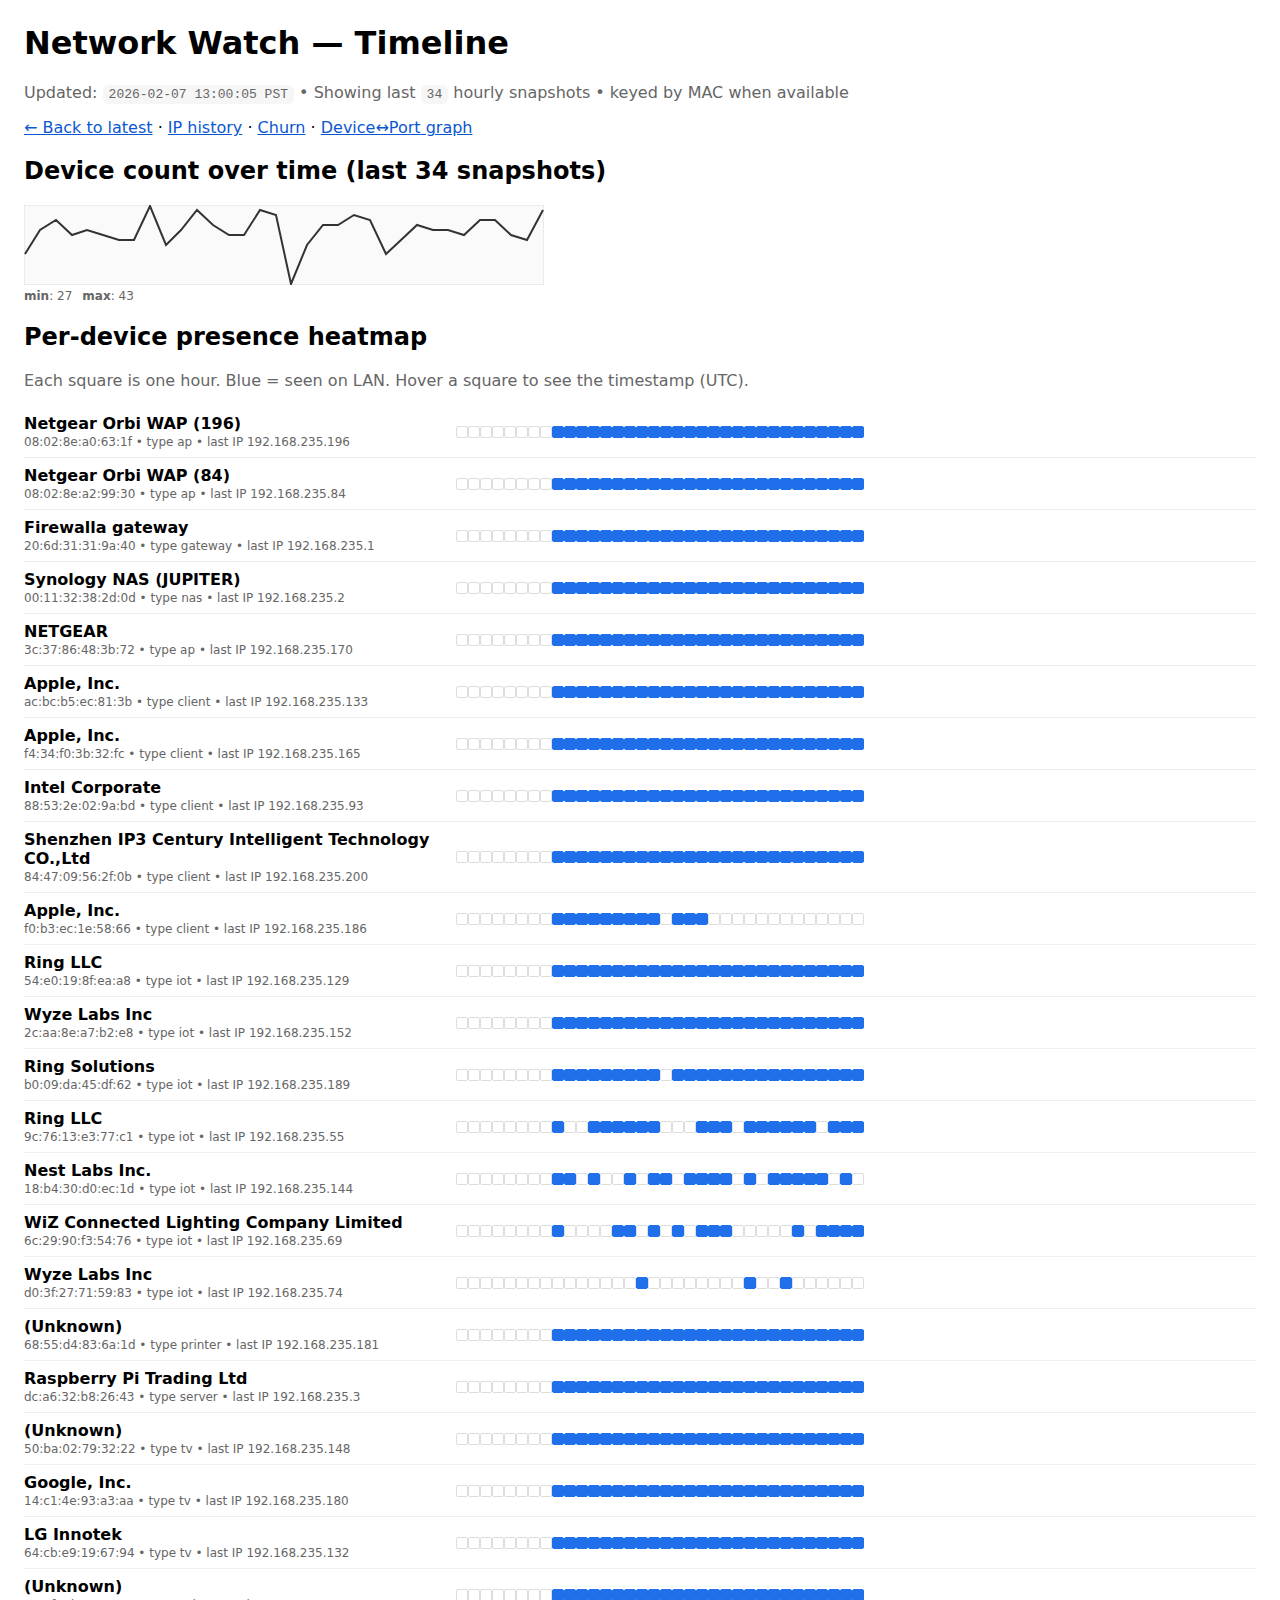
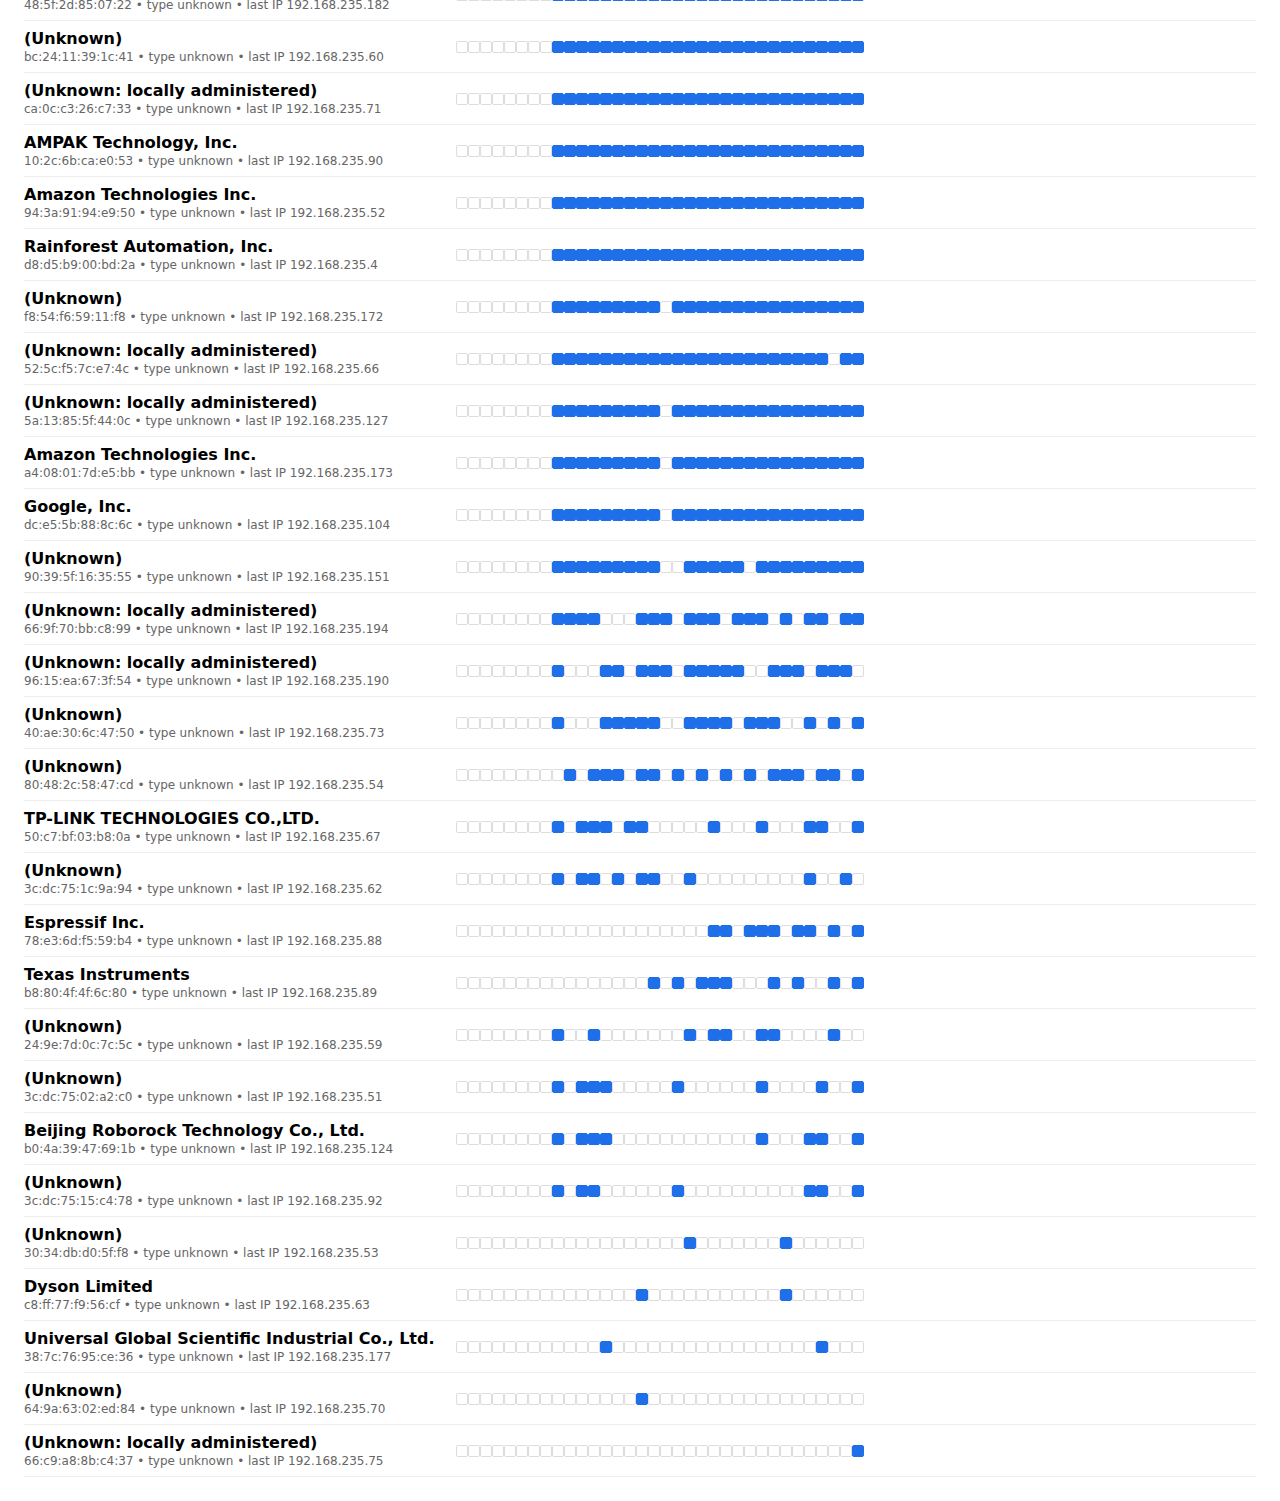
<file: site/timeline.html>
<!doctype html>
<html>
<head>
  <meta charset="utf-8" />
  <meta name="viewport" content="width=device-width, initial-scale=1" />
  <title>Network Watch — Timeline</title>
  <style>
    body { font-family: ui-sans-serif, system-ui, -apple-system, Segoe UI, Roboto, Helvetica, Arial; margin: 24px; }
    code { background: #f6f6f6; padding: 2px 6px; border-radius: 6px; }
    a { color: #0b57d0; }
    .muted { color: #666; }
    .row { display: grid; grid-template-columns: 420px 1fr; gap: 12px; padding: 8px 0; border-bottom: 1px solid #eee; }
    .primary { font-weight: 700; }
    .meta { font-weight: 400; font-size: 12px; color: #666; margin-top: 2px; word-break: break-word; }
    .cells { display: grid; grid-auto-flow: column; grid-auto-columns: 10px; gap: 2px; align-items: center; }
    .cell { width: 10px; height: 10px; border-radius: 2px; border: 1px solid #ddd; }
    .cell.on { background: #1f6feb; border-color: #1f6feb; }
    .cell.off { background: #fff; }
    .legend { display: flex; gap: 10px; align-items: center; font-size: 12px; color: #666; }
  </style>
</head>
<body>
  <h1>Network Watch — Timeline</h1>
  <p class="muted">Updated: <code>2026-02-07 13:00:05 PST</code> • Showing last <code>34</code> hourly snapshots • keyed by MAC when available</p>
  <p><a href="/">← Back to latest</a> · <a href="/ip-history.html">IP history</a> · <a href="/churn.html">Churn</a> · <a href="/graph.html">Device↔Port graph</a></p>

  <h2>Device count over time (last 34 snapshots)</h2>
  <svg width='520' height='80' viewBox='0 0 520 80' xmlns='http://www.w3.org/2000/svg'><rect x='0' y='0' width='520' height='80' fill='#fafafa' stroke='#ddd'/><polyline fill='none' stroke='#333' stroke-width='2' points='1,49 16,25 32,15 48,30 63,25 79,30 95,35 110,35 126,1 142,40 157,25 173,5 189,20 205,30 220,30 236,5 252,10 267,79 283,40 299,20 314,20 330,10 346,15 362,49 377,35 393,20 409,25 424,25 440,30 456,15 471,15 487,30 503,35 519,5'/></svg>
  <div class="legend"><span><b>min</b>: 27</span><span><b>max</b>: 43</span></div>

  <h2>Per-device presence heatmap</h2>
  <p class="muted">Each square is one hour. Blue = seen on LAN. Hover a square to see the timestamp (UTC).</p>
  <div class='row'><div class='id'><div class='primary'>Netgear Orbi WAP (196)</div><div class='meta'>08:02:8e:a0:63:1f • type ap • last IP 192.168.235.196</div></div><div class='cells'><div class='cell off' title='Netgear Orbi WAP (196) (08:02:8e:a0:63:1f) @ 20260207T094913Z'></div><div class='cell off' title='Netgear Orbi WAP (196) (08:02:8e:a0:63:1f) @ 20260207T095528Z'></div><div class='cell off' title='Netgear Orbi WAP (196) (08:02:8e:a0:63:1f) @ 20260207T100004Z'></div><div class='cell off' title='Netgear Orbi WAP (196) (08:02:8e:a0:63:1f) @ 20260207T110005Z'></div><div class='cell off' title='Netgear Orbi WAP (196) (08:02:8e:a0:63:1f) @ 20260207T120008Z'></div><div class='cell off' title='Netgear Orbi WAP (196) (08:02:8e:a0:63:1f) @ 20260207T130005Z'></div><div class='cell off' title='Netgear Orbi WAP (196) (08:02:8e:a0:63:1f) @ 20260207T140005Z'></div><div class='cell off' title='Netgear Orbi WAP (196) (08:02:8e:a0:63:1f) @ 20260207T150005Z'></div><div class='cell on' title='Netgear Orbi WAP (196) (08:02:8e:a0:63:1f) @ 20260207T155132Z'></div><div class='cell on' title='Netgear Orbi WAP (196) (08:02:8e:a0:63:1f) @ 20260207T155426Z'></div><div class='cell on' title='Netgear Orbi WAP (196) (08:02:8e:a0:63:1f) @ 20260207T160004Z'></div><div class='cell on' title='Netgear Orbi WAP (196) (08:02:8e:a0:63:1f) @ 20260207T160126Z'></div><div class='cell on' title='Netgear Orbi WAP (196) (08:02:8e:a0:63:1f) @ 20260207T160505Z'></div><div class='cell on' title='Netgear Orbi WAP (196) (08:02:8e:a0:63:1f) @ 20260207T161142Z'></div><div class='cell on' title='Netgear Orbi WAP (196) (08:02:8e:a0:63:1f) @ 20260207T162350Z'></div><div class='cell on' title='Netgear Orbi WAP (196) (08:02:8e:a0:63:1f) @ 20260207T162529Z'></div><div class='cell on' title='Netgear Orbi WAP (196) (08:02:8e:a0:63:1f) @ 20260207T162922Z'></div><div class='cell on' title='Netgear Orbi WAP (196) (08:02:8e:a0:63:1f) @ 20260207T163838Z'></div><div class='cell on' title='Netgear Orbi WAP (196) (08:02:8e:a0:63:1f) @ 20260207T164133Z'></div><div class='cell on' title='Netgear Orbi WAP (196) (08:02:8e:a0:63:1f) @ 20260207T170004Z'></div><div class='cell on' title='Netgear Orbi WAP (196) (08:02:8e:a0:63:1f) @ 20260207T170310Z'></div><div class='cell on' title='Netgear Orbi WAP (196) (08:02:8e:a0:63:1f) @ 20260207T180008Z'></div><div class='cell on' title='Netgear Orbi WAP (196) (08:02:8e:a0:63:1f) @ 20260207T190007Z'></div><div class='cell on' title='Netgear Orbi WAP (196) (08:02:8e:a0:63:1f) @ 20260207T190341Z'></div><div class='cell on' title='Netgear Orbi WAP (196) (08:02:8e:a0:63:1f) @ 20260207T191010Z'></div><div class='cell on' title='Netgear Orbi WAP (196) (08:02:8e:a0:63:1f) @ 20260207T191727Z'></div><div class='cell on' title='Netgear Orbi WAP (196) (08:02:8e:a0:63:1f) @ 20260207T192439Z'></div><div class='cell on' title='Netgear Orbi WAP (196) (08:02:8e:a0:63:1f) @ 20260207T192633Z'></div><div class='cell on' title='Netgear Orbi WAP (196) (08:02:8e:a0:63:1f) @ 20260207T194649Z'></div><div class='cell on' title='Netgear Orbi WAP (196) (08:02:8e:a0:63:1f) @ 20260207T195458Z'></div><div class='cell on' title='Netgear Orbi WAP (196) (08:02:8e:a0:63:1f) @ 20260207T195649Z'></div><div class='cell on' title='Netgear Orbi WAP (196) (08:02:8e:a0:63:1f) @ 20260207T200004Z'></div><div class='cell on' title='Netgear Orbi WAP (196) (08:02:8e:a0:63:1f) @ 20260207T201816Z'></div><div class='cell on' title='Netgear Orbi WAP (196) (08:02:8e:a0:63:1f) @ 20260207T210005Z'></div></div></div><div class='row'><div class='id'><div class='primary'>Netgear Orbi WAP (84)</div><div class='meta'>08:02:8e:a2:99:30 • type ap • last IP 192.168.235.84</div></div><div class='cells'><div class='cell off' title='Netgear Orbi WAP (84) (08:02:8e:a2:99:30) @ 20260207T094913Z'></div><div class='cell off' title='Netgear Orbi WAP (84) (08:02:8e:a2:99:30) @ 20260207T095528Z'></div><div class='cell off' title='Netgear Orbi WAP (84) (08:02:8e:a2:99:30) @ 20260207T100004Z'></div><div class='cell off' title='Netgear Orbi WAP (84) (08:02:8e:a2:99:30) @ 20260207T110005Z'></div><div class='cell off' title='Netgear Orbi WAP (84) (08:02:8e:a2:99:30) @ 20260207T120008Z'></div><div class='cell off' title='Netgear Orbi WAP (84) (08:02:8e:a2:99:30) @ 20260207T130005Z'></div><div class='cell off' title='Netgear Orbi WAP (84) (08:02:8e:a2:99:30) @ 20260207T140005Z'></div><div class='cell off' title='Netgear Orbi WAP (84) (08:02:8e:a2:99:30) @ 20260207T150005Z'></div><div class='cell on' title='Netgear Orbi WAP (84) (08:02:8e:a2:99:30) @ 20260207T155132Z'></div><div class='cell on' title='Netgear Orbi WAP (84) (08:02:8e:a2:99:30) @ 20260207T155426Z'></div><div class='cell on' title='Netgear Orbi WAP (84) (08:02:8e:a2:99:30) @ 20260207T160004Z'></div><div class='cell on' title='Netgear Orbi WAP (84) (08:02:8e:a2:99:30) @ 20260207T160126Z'></div><div class='cell on' title='Netgear Orbi WAP (84) (08:02:8e:a2:99:30) @ 20260207T160505Z'></div><div class='cell on' title='Netgear Orbi WAP (84) (08:02:8e:a2:99:30) @ 20260207T161142Z'></div><div class='cell on' title='Netgear Orbi WAP (84) (08:02:8e:a2:99:30) @ 20260207T162350Z'></div><div class='cell on' title='Netgear Orbi WAP (84) (08:02:8e:a2:99:30) @ 20260207T162529Z'></div><div class='cell on' title='Netgear Orbi WAP (84) (08:02:8e:a2:99:30) @ 20260207T162922Z'></div><div class='cell on' title='Netgear Orbi WAP (84) (08:02:8e:a2:99:30) @ 20260207T163838Z'></div><div class='cell on' title='Netgear Orbi WAP (84) (08:02:8e:a2:99:30) @ 20260207T164133Z'></div><div class='cell on' title='Netgear Orbi WAP (84) (08:02:8e:a2:99:30) @ 20260207T170004Z'></div><div class='cell on' title='Netgear Orbi WAP (84) (08:02:8e:a2:99:30) @ 20260207T170310Z'></div><div class='cell on' title='Netgear Orbi WAP (84) (08:02:8e:a2:99:30) @ 20260207T180008Z'></div><div class='cell on' title='Netgear Orbi WAP (84) (08:02:8e:a2:99:30) @ 20260207T190007Z'></div><div class='cell on' title='Netgear Orbi WAP (84) (08:02:8e:a2:99:30) @ 20260207T190341Z'></div><div class='cell on' title='Netgear Orbi WAP (84) (08:02:8e:a2:99:30) @ 20260207T191010Z'></div><div class='cell on' title='Netgear Orbi WAP (84) (08:02:8e:a2:99:30) @ 20260207T191727Z'></div><div class='cell on' title='Netgear Orbi WAP (84) (08:02:8e:a2:99:30) @ 20260207T192439Z'></div><div class='cell on' title='Netgear Orbi WAP (84) (08:02:8e:a2:99:30) @ 20260207T192633Z'></div><div class='cell on' title='Netgear Orbi WAP (84) (08:02:8e:a2:99:30) @ 20260207T194649Z'></div><div class='cell on' title='Netgear Orbi WAP (84) (08:02:8e:a2:99:30) @ 20260207T195458Z'></div><div class='cell on' title='Netgear Orbi WAP (84) (08:02:8e:a2:99:30) @ 20260207T195649Z'></div><div class='cell on' title='Netgear Orbi WAP (84) (08:02:8e:a2:99:30) @ 20260207T200004Z'></div><div class='cell on' title='Netgear Orbi WAP (84) (08:02:8e:a2:99:30) @ 20260207T201816Z'></div><div class='cell on' title='Netgear Orbi WAP (84) (08:02:8e:a2:99:30) @ 20260207T210005Z'></div></div></div><div class='row'><div class='id'><div class='primary'>Firewalla gateway</div><div class='meta'>20:6d:31:31:9a:40 • type gateway • last IP 192.168.235.1</div></div><div class='cells'><div class='cell off' title='Firewalla gateway (20:6d:31:31:9a:40) @ 20260207T094913Z'></div><div class='cell off' title='Firewalla gateway (20:6d:31:31:9a:40) @ 20260207T095528Z'></div><div class='cell off' title='Firewalla gateway (20:6d:31:31:9a:40) @ 20260207T100004Z'></div><div class='cell off' title='Firewalla gateway (20:6d:31:31:9a:40) @ 20260207T110005Z'></div><div class='cell off' title='Firewalla gateway (20:6d:31:31:9a:40) @ 20260207T120008Z'></div><div class='cell off' title='Firewalla gateway (20:6d:31:31:9a:40) @ 20260207T130005Z'></div><div class='cell off' title='Firewalla gateway (20:6d:31:31:9a:40) @ 20260207T140005Z'></div><div class='cell off' title='Firewalla gateway (20:6d:31:31:9a:40) @ 20260207T150005Z'></div><div class='cell on' title='Firewalla gateway (20:6d:31:31:9a:40) @ 20260207T155132Z'></div><div class='cell on' title='Firewalla gateway (20:6d:31:31:9a:40) @ 20260207T155426Z'></div><div class='cell on' title='Firewalla gateway (20:6d:31:31:9a:40) @ 20260207T160004Z'></div><div class='cell on' title='Firewalla gateway (20:6d:31:31:9a:40) @ 20260207T160126Z'></div><div class='cell on' title='Firewalla gateway (20:6d:31:31:9a:40) @ 20260207T160505Z'></div><div class='cell on' title='Firewalla gateway (20:6d:31:31:9a:40) @ 20260207T161142Z'></div><div class='cell on' title='Firewalla gateway (20:6d:31:31:9a:40) @ 20260207T162350Z'></div><div class='cell on' title='Firewalla gateway (20:6d:31:31:9a:40) @ 20260207T162529Z'></div><div class='cell on' title='Firewalla gateway (20:6d:31:31:9a:40) @ 20260207T162922Z'></div><div class='cell on' title='Firewalla gateway (20:6d:31:31:9a:40) @ 20260207T163838Z'></div><div class='cell on' title='Firewalla gateway (20:6d:31:31:9a:40) @ 20260207T164133Z'></div><div class='cell on' title='Firewalla gateway (20:6d:31:31:9a:40) @ 20260207T170004Z'></div><div class='cell on' title='Firewalla gateway (20:6d:31:31:9a:40) @ 20260207T170310Z'></div><div class='cell on' title='Firewalla gateway (20:6d:31:31:9a:40) @ 20260207T180008Z'></div><div class='cell on' title='Firewalla gateway (20:6d:31:31:9a:40) @ 20260207T190007Z'></div><div class='cell on' title='Firewalla gateway (20:6d:31:31:9a:40) @ 20260207T190341Z'></div><div class='cell on' title='Firewalla gateway (20:6d:31:31:9a:40) @ 20260207T191010Z'></div><div class='cell on' title='Firewalla gateway (20:6d:31:31:9a:40) @ 20260207T191727Z'></div><div class='cell on' title='Firewalla gateway (20:6d:31:31:9a:40) @ 20260207T192439Z'></div><div class='cell on' title='Firewalla gateway (20:6d:31:31:9a:40) @ 20260207T192633Z'></div><div class='cell on' title='Firewalla gateway (20:6d:31:31:9a:40) @ 20260207T194649Z'></div><div class='cell on' title='Firewalla gateway (20:6d:31:31:9a:40) @ 20260207T195458Z'></div><div class='cell on' title='Firewalla gateway (20:6d:31:31:9a:40) @ 20260207T195649Z'></div><div class='cell on' title='Firewalla gateway (20:6d:31:31:9a:40) @ 20260207T200004Z'></div><div class='cell on' title='Firewalla gateway (20:6d:31:31:9a:40) @ 20260207T201816Z'></div><div class='cell on' title='Firewalla gateway (20:6d:31:31:9a:40) @ 20260207T210005Z'></div></div></div><div class='row'><div class='id'><div class='primary'>Synology NAS (JUPITER)</div><div class='meta'>00:11:32:38:2d:0d • type nas • last IP 192.168.235.2</div></div><div class='cells'><div class='cell off' title='Synology NAS (JUPITER) (00:11:32:38:2d:0d) @ 20260207T094913Z'></div><div class='cell off' title='Synology NAS (JUPITER) (00:11:32:38:2d:0d) @ 20260207T095528Z'></div><div class='cell off' title='Synology NAS (JUPITER) (00:11:32:38:2d:0d) @ 20260207T100004Z'></div><div class='cell off' title='Synology NAS (JUPITER) (00:11:32:38:2d:0d) @ 20260207T110005Z'></div><div class='cell off' title='Synology NAS (JUPITER) (00:11:32:38:2d:0d) @ 20260207T120008Z'></div><div class='cell off' title='Synology NAS (JUPITER) (00:11:32:38:2d:0d) @ 20260207T130005Z'></div><div class='cell off' title='Synology NAS (JUPITER) (00:11:32:38:2d:0d) @ 20260207T140005Z'></div><div class='cell off' title='Synology NAS (JUPITER) (00:11:32:38:2d:0d) @ 20260207T150005Z'></div><div class='cell on' title='Synology NAS (JUPITER) (00:11:32:38:2d:0d) @ 20260207T155132Z'></div><div class='cell on' title='Synology NAS (JUPITER) (00:11:32:38:2d:0d) @ 20260207T155426Z'></div><div class='cell on' title='Synology NAS (JUPITER) (00:11:32:38:2d:0d) @ 20260207T160004Z'></div><div class='cell on' title='Synology NAS (JUPITER) (00:11:32:38:2d:0d) @ 20260207T160126Z'></div><div class='cell on' title='Synology NAS (JUPITER) (00:11:32:38:2d:0d) @ 20260207T160505Z'></div><div class='cell on' title='Synology NAS (JUPITER) (00:11:32:38:2d:0d) @ 20260207T161142Z'></div><div class='cell on' title='Synology NAS (JUPITER) (00:11:32:38:2d:0d) @ 20260207T162350Z'></div><div class='cell on' title='Synology NAS (JUPITER) (00:11:32:38:2d:0d) @ 20260207T162529Z'></div><div class='cell on' title='Synology NAS (JUPITER) (00:11:32:38:2d:0d) @ 20260207T162922Z'></div><div class='cell on' title='Synology NAS (JUPITER) (00:11:32:38:2d:0d) @ 20260207T163838Z'></div><div class='cell on' title='Synology NAS (JUPITER) (00:11:32:38:2d:0d) @ 20260207T164133Z'></div><div class='cell on' title='Synology NAS (JUPITER) (00:11:32:38:2d:0d) @ 20260207T170004Z'></div><div class='cell on' title='Synology NAS (JUPITER) (00:11:32:38:2d:0d) @ 20260207T170310Z'></div><div class='cell on' title='Synology NAS (JUPITER) (00:11:32:38:2d:0d) @ 20260207T180008Z'></div><div class='cell on' title='Synology NAS (JUPITER) (00:11:32:38:2d:0d) @ 20260207T190007Z'></div><div class='cell on' title='Synology NAS (JUPITER) (00:11:32:38:2d:0d) @ 20260207T190341Z'></div><div class='cell on' title='Synology NAS (JUPITER) (00:11:32:38:2d:0d) @ 20260207T191010Z'></div><div class='cell on' title='Synology NAS (JUPITER) (00:11:32:38:2d:0d) @ 20260207T191727Z'></div><div class='cell on' title='Synology NAS (JUPITER) (00:11:32:38:2d:0d) @ 20260207T192439Z'></div><div class='cell on' title='Synology NAS (JUPITER) (00:11:32:38:2d:0d) @ 20260207T192633Z'></div><div class='cell on' title='Synology NAS (JUPITER) (00:11:32:38:2d:0d) @ 20260207T194649Z'></div><div class='cell on' title='Synology NAS (JUPITER) (00:11:32:38:2d:0d) @ 20260207T195458Z'></div><div class='cell on' title='Synology NAS (JUPITER) (00:11:32:38:2d:0d) @ 20260207T195649Z'></div><div class='cell on' title='Synology NAS (JUPITER) (00:11:32:38:2d:0d) @ 20260207T200004Z'></div><div class='cell on' title='Synology NAS (JUPITER) (00:11:32:38:2d:0d) @ 20260207T201816Z'></div><div class='cell on' title='Synology NAS (JUPITER) (00:11:32:38:2d:0d) @ 20260207T210005Z'></div></div></div><div class='row'><div class='id'><div class='primary'>NETGEAR</div><div class='meta'>3c:37:86:48:3b:72 • type ap • last IP 192.168.235.170</div></div><div class='cells'><div class='cell off' title='NETGEAR (3c:37:86:48:3b:72) @ 20260207T094913Z'></div><div class='cell off' title='NETGEAR (3c:37:86:48:3b:72) @ 20260207T095528Z'></div><div class='cell off' title='NETGEAR (3c:37:86:48:3b:72) @ 20260207T100004Z'></div><div class='cell off' title='NETGEAR (3c:37:86:48:3b:72) @ 20260207T110005Z'></div><div class='cell off' title='NETGEAR (3c:37:86:48:3b:72) @ 20260207T120008Z'></div><div class='cell off' title='NETGEAR (3c:37:86:48:3b:72) @ 20260207T130005Z'></div><div class='cell off' title='NETGEAR (3c:37:86:48:3b:72) @ 20260207T140005Z'></div><div class='cell off' title='NETGEAR (3c:37:86:48:3b:72) @ 20260207T150005Z'></div><div class='cell on' title='NETGEAR (3c:37:86:48:3b:72) @ 20260207T155132Z'></div><div class='cell on' title='NETGEAR (3c:37:86:48:3b:72) @ 20260207T155426Z'></div><div class='cell on' title='NETGEAR (3c:37:86:48:3b:72) @ 20260207T160004Z'></div><div class='cell on' title='NETGEAR (3c:37:86:48:3b:72) @ 20260207T160126Z'></div><div class='cell on' title='NETGEAR (3c:37:86:48:3b:72) @ 20260207T160505Z'></div><div class='cell on' title='NETGEAR (3c:37:86:48:3b:72) @ 20260207T161142Z'></div><div class='cell on' title='NETGEAR (3c:37:86:48:3b:72) @ 20260207T162350Z'></div><div class='cell on' title='NETGEAR (3c:37:86:48:3b:72) @ 20260207T162529Z'></div><div class='cell on' title='NETGEAR (3c:37:86:48:3b:72) @ 20260207T162922Z'></div><div class='cell on' title='NETGEAR (3c:37:86:48:3b:72) @ 20260207T163838Z'></div><div class='cell on' title='NETGEAR (3c:37:86:48:3b:72) @ 20260207T164133Z'></div><div class='cell on' title='NETGEAR (3c:37:86:48:3b:72) @ 20260207T170004Z'></div><div class='cell on' title='NETGEAR (3c:37:86:48:3b:72) @ 20260207T170310Z'></div><div class='cell on' title='NETGEAR (3c:37:86:48:3b:72) @ 20260207T180008Z'></div><div class='cell on' title='NETGEAR (3c:37:86:48:3b:72) @ 20260207T190007Z'></div><div class='cell on' title='NETGEAR (3c:37:86:48:3b:72) @ 20260207T190341Z'></div><div class='cell on' title='NETGEAR (3c:37:86:48:3b:72) @ 20260207T191010Z'></div><div class='cell on' title='NETGEAR (3c:37:86:48:3b:72) @ 20260207T191727Z'></div><div class='cell on' title='NETGEAR (3c:37:86:48:3b:72) @ 20260207T192439Z'></div><div class='cell on' title='NETGEAR (3c:37:86:48:3b:72) @ 20260207T192633Z'></div><div class='cell on' title='NETGEAR (3c:37:86:48:3b:72) @ 20260207T194649Z'></div><div class='cell on' title='NETGEAR (3c:37:86:48:3b:72) @ 20260207T195458Z'></div><div class='cell on' title='NETGEAR (3c:37:86:48:3b:72) @ 20260207T195649Z'></div><div class='cell on' title='NETGEAR (3c:37:86:48:3b:72) @ 20260207T200004Z'></div><div class='cell on' title='NETGEAR (3c:37:86:48:3b:72) @ 20260207T201816Z'></div><div class='cell on' title='NETGEAR (3c:37:86:48:3b:72) @ 20260207T210005Z'></div></div></div><div class='row'><div class='id'><div class='primary'>Apple, Inc.</div><div class='meta'>ac:bc:b5:ec:81:3b • type client • last IP 192.168.235.133</div></div><div class='cells'><div class='cell off' title='Apple, Inc. (ac:bc:b5:ec:81:3b) @ 20260207T094913Z'></div><div class='cell off' title='Apple, Inc. (ac:bc:b5:ec:81:3b) @ 20260207T095528Z'></div><div class='cell off' title='Apple, Inc. (ac:bc:b5:ec:81:3b) @ 20260207T100004Z'></div><div class='cell off' title='Apple, Inc. (ac:bc:b5:ec:81:3b) @ 20260207T110005Z'></div><div class='cell off' title='Apple, Inc. (ac:bc:b5:ec:81:3b) @ 20260207T120008Z'></div><div class='cell off' title='Apple, Inc. (ac:bc:b5:ec:81:3b) @ 20260207T130005Z'></div><div class='cell off' title='Apple, Inc. (ac:bc:b5:ec:81:3b) @ 20260207T140005Z'></div><div class='cell off' title='Apple, Inc. (ac:bc:b5:ec:81:3b) @ 20260207T150005Z'></div><div class='cell on' title='Apple, Inc. (ac:bc:b5:ec:81:3b) @ 20260207T155132Z'></div><div class='cell on' title='Apple, Inc. (ac:bc:b5:ec:81:3b) @ 20260207T155426Z'></div><div class='cell on' title='Apple, Inc. (ac:bc:b5:ec:81:3b) @ 20260207T160004Z'></div><div class='cell on' title='Apple, Inc. (ac:bc:b5:ec:81:3b) @ 20260207T160126Z'></div><div class='cell on' title='Apple, Inc. (ac:bc:b5:ec:81:3b) @ 20260207T160505Z'></div><div class='cell on' title='Apple, Inc. (ac:bc:b5:ec:81:3b) @ 20260207T161142Z'></div><div class='cell on' title='Apple, Inc. (ac:bc:b5:ec:81:3b) @ 20260207T162350Z'></div><div class='cell on' title='Apple, Inc. (ac:bc:b5:ec:81:3b) @ 20260207T162529Z'></div><div class='cell on' title='Apple, Inc. (ac:bc:b5:ec:81:3b) @ 20260207T162922Z'></div><div class='cell on' title='Apple, Inc. (ac:bc:b5:ec:81:3b) @ 20260207T163838Z'></div><div class='cell on' title='Apple, Inc. (ac:bc:b5:ec:81:3b) @ 20260207T164133Z'></div><div class='cell on' title='Apple, Inc. (ac:bc:b5:ec:81:3b) @ 20260207T170004Z'></div><div class='cell on' title='Apple, Inc. (ac:bc:b5:ec:81:3b) @ 20260207T170310Z'></div><div class='cell on' title='Apple, Inc. (ac:bc:b5:ec:81:3b) @ 20260207T180008Z'></div><div class='cell on' title='Apple, Inc. (ac:bc:b5:ec:81:3b) @ 20260207T190007Z'></div><div class='cell on' title='Apple, Inc. (ac:bc:b5:ec:81:3b) @ 20260207T190341Z'></div><div class='cell on' title='Apple, Inc. (ac:bc:b5:ec:81:3b) @ 20260207T191010Z'></div><div class='cell on' title='Apple, Inc. (ac:bc:b5:ec:81:3b) @ 20260207T191727Z'></div><div class='cell on' title='Apple, Inc. (ac:bc:b5:ec:81:3b) @ 20260207T192439Z'></div><div class='cell on' title='Apple, Inc. (ac:bc:b5:ec:81:3b) @ 20260207T192633Z'></div><div class='cell on' title='Apple, Inc. (ac:bc:b5:ec:81:3b) @ 20260207T194649Z'></div><div class='cell on' title='Apple, Inc. (ac:bc:b5:ec:81:3b) @ 20260207T195458Z'></div><div class='cell on' title='Apple, Inc. (ac:bc:b5:ec:81:3b) @ 20260207T195649Z'></div><div class='cell on' title='Apple, Inc. (ac:bc:b5:ec:81:3b) @ 20260207T200004Z'></div><div class='cell on' title='Apple, Inc. (ac:bc:b5:ec:81:3b) @ 20260207T201816Z'></div><div class='cell on' title='Apple, Inc. (ac:bc:b5:ec:81:3b) @ 20260207T210005Z'></div></div></div><div class='row'><div class='id'><div class='primary'>Apple, Inc.</div><div class='meta'>f4:34:f0:3b:32:fc • type client • last IP 192.168.235.165</div></div><div class='cells'><div class='cell off' title='Apple, Inc. (f4:34:f0:3b:32:fc) @ 20260207T094913Z'></div><div class='cell off' title='Apple, Inc. (f4:34:f0:3b:32:fc) @ 20260207T095528Z'></div><div class='cell off' title='Apple, Inc. (f4:34:f0:3b:32:fc) @ 20260207T100004Z'></div><div class='cell off' title='Apple, Inc. (f4:34:f0:3b:32:fc) @ 20260207T110005Z'></div><div class='cell off' title='Apple, Inc. (f4:34:f0:3b:32:fc) @ 20260207T120008Z'></div><div class='cell off' title='Apple, Inc. (f4:34:f0:3b:32:fc) @ 20260207T130005Z'></div><div class='cell off' title='Apple, Inc. (f4:34:f0:3b:32:fc) @ 20260207T140005Z'></div><div class='cell off' title='Apple, Inc. (f4:34:f0:3b:32:fc) @ 20260207T150005Z'></div><div class='cell on' title='Apple, Inc. (f4:34:f0:3b:32:fc) @ 20260207T155132Z'></div><div class='cell on' title='Apple, Inc. (f4:34:f0:3b:32:fc) @ 20260207T155426Z'></div><div class='cell on' title='Apple, Inc. (f4:34:f0:3b:32:fc) @ 20260207T160004Z'></div><div class='cell on' title='Apple, Inc. (f4:34:f0:3b:32:fc) @ 20260207T160126Z'></div><div class='cell on' title='Apple, Inc. (f4:34:f0:3b:32:fc) @ 20260207T160505Z'></div><div class='cell on' title='Apple, Inc. (f4:34:f0:3b:32:fc) @ 20260207T161142Z'></div><div class='cell on' title='Apple, Inc. (f4:34:f0:3b:32:fc) @ 20260207T162350Z'></div><div class='cell on' title='Apple, Inc. (f4:34:f0:3b:32:fc) @ 20260207T162529Z'></div><div class='cell on' title='Apple, Inc. (f4:34:f0:3b:32:fc) @ 20260207T162922Z'></div><div class='cell on' title='Apple, Inc. (f4:34:f0:3b:32:fc) @ 20260207T163838Z'></div><div class='cell on' title='Apple, Inc. (f4:34:f0:3b:32:fc) @ 20260207T164133Z'></div><div class='cell on' title='Apple, Inc. (f4:34:f0:3b:32:fc) @ 20260207T170004Z'></div><div class='cell on' title='Apple, Inc. (f4:34:f0:3b:32:fc) @ 20260207T170310Z'></div><div class='cell on' title='Apple, Inc. (f4:34:f0:3b:32:fc) @ 20260207T180008Z'></div><div class='cell on' title='Apple, Inc. (f4:34:f0:3b:32:fc) @ 20260207T190007Z'></div><div class='cell on' title='Apple, Inc. (f4:34:f0:3b:32:fc) @ 20260207T190341Z'></div><div class='cell on' title='Apple, Inc. (f4:34:f0:3b:32:fc) @ 20260207T191010Z'></div><div class='cell on' title='Apple, Inc. (f4:34:f0:3b:32:fc) @ 20260207T191727Z'></div><div class='cell on' title='Apple, Inc. (f4:34:f0:3b:32:fc) @ 20260207T192439Z'></div><div class='cell on' title='Apple, Inc. (f4:34:f0:3b:32:fc) @ 20260207T192633Z'></div><div class='cell on' title='Apple, Inc. (f4:34:f0:3b:32:fc) @ 20260207T194649Z'></div><div class='cell on' title='Apple, Inc. (f4:34:f0:3b:32:fc) @ 20260207T195458Z'></div><div class='cell on' title='Apple, Inc. (f4:34:f0:3b:32:fc) @ 20260207T195649Z'></div><div class='cell on' title='Apple, Inc. (f4:34:f0:3b:32:fc) @ 20260207T200004Z'></div><div class='cell on' title='Apple, Inc. (f4:34:f0:3b:32:fc) @ 20260207T201816Z'></div><div class='cell on' title='Apple, Inc. (f4:34:f0:3b:32:fc) @ 20260207T210005Z'></div></div></div><div class='row'><div class='id'><div class='primary'>Intel Corporate</div><div class='meta'>88:53:2e:02:9a:bd • type client • last IP 192.168.235.93</div></div><div class='cells'><div class='cell off' title='Intel Corporate (88:53:2e:02:9a:bd) @ 20260207T094913Z'></div><div class='cell off' title='Intel Corporate (88:53:2e:02:9a:bd) @ 20260207T095528Z'></div><div class='cell off' title='Intel Corporate (88:53:2e:02:9a:bd) @ 20260207T100004Z'></div><div class='cell off' title='Intel Corporate (88:53:2e:02:9a:bd) @ 20260207T110005Z'></div><div class='cell off' title='Intel Corporate (88:53:2e:02:9a:bd) @ 20260207T120008Z'></div><div class='cell off' title='Intel Corporate (88:53:2e:02:9a:bd) @ 20260207T130005Z'></div><div class='cell off' title='Intel Corporate (88:53:2e:02:9a:bd) @ 20260207T140005Z'></div><div class='cell off' title='Intel Corporate (88:53:2e:02:9a:bd) @ 20260207T150005Z'></div><div class='cell on' title='Intel Corporate (88:53:2e:02:9a:bd) @ 20260207T155132Z'></div><div class='cell on' title='Intel Corporate (88:53:2e:02:9a:bd) @ 20260207T155426Z'></div><div class='cell on' title='Intel Corporate (88:53:2e:02:9a:bd) @ 20260207T160004Z'></div><div class='cell on' title='Intel Corporate (88:53:2e:02:9a:bd) @ 20260207T160126Z'></div><div class='cell on' title='Intel Corporate (88:53:2e:02:9a:bd) @ 20260207T160505Z'></div><div class='cell on' title='Intel Corporate (88:53:2e:02:9a:bd) @ 20260207T161142Z'></div><div class='cell on' title='Intel Corporate (88:53:2e:02:9a:bd) @ 20260207T162350Z'></div><div class='cell on' title='Intel Corporate (88:53:2e:02:9a:bd) @ 20260207T162529Z'></div><div class='cell on' title='Intel Corporate (88:53:2e:02:9a:bd) @ 20260207T162922Z'></div><div class='cell on' title='Intel Corporate (88:53:2e:02:9a:bd) @ 20260207T163838Z'></div><div class='cell on' title='Intel Corporate (88:53:2e:02:9a:bd) @ 20260207T164133Z'></div><div class='cell on' title='Intel Corporate (88:53:2e:02:9a:bd) @ 20260207T170004Z'></div><div class='cell on' title='Intel Corporate (88:53:2e:02:9a:bd) @ 20260207T170310Z'></div><div class='cell on' title='Intel Corporate (88:53:2e:02:9a:bd) @ 20260207T180008Z'></div><div class='cell on' title='Intel Corporate (88:53:2e:02:9a:bd) @ 20260207T190007Z'></div><div class='cell on' title='Intel Corporate (88:53:2e:02:9a:bd) @ 20260207T190341Z'></div><div class='cell on' title='Intel Corporate (88:53:2e:02:9a:bd) @ 20260207T191010Z'></div><div class='cell on' title='Intel Corporate (88:53:2e:02:9a:bd) @ 20260207T191727Z'></div><div class='cell on' title='Intel Corporate (88:53:2e:02:9a:bd) @ 20260207T192439Z'></div><div class='cell on' title='Intel Corporate (88:53:2e:02:9a:bd) @ 20260207T192633Z'></div><div class='cell on' title='Intel Corporate (88:53:2e:02:9a:bd) @ 20260207T194649Z'></div><div class='cell on' title='Intel Corporate (88:53:2e:02:9a:bd) @ 20260207T195458Z'></div><div class='cell on' title='Intel Corporate (88:53:2e:02:9a:bd) @ 20260207T195649Z'></div><div class='cell on' title='Intel Corporate (88:53:2e:02:9a:bd) @ 20260207T200004Z'></div><div class='cell on' title='Intel Corporate (88:53:2e:02:9a:bd) @ 20260207T201816Z'></div><div class='cell on' title='Intel Corporate (88:53:2e:02:9a:bd) @ 20260207T210005Z'></div></div></div><div class='row'><div class='id'><div class='primary'>Shenzhen IP3 Century Intelligent Technology CO.,Ltd</div><div class='meta'>84:47:09:56:2f:0b • type client • last IP 192.168.235.200</div></div><div class='cells'><div class='cell off' title='Shenzhen IP3 Century Intelligent Technology CO.,Ltd (84:47:09:56:2f:0b) @ 20260207T094913Z'></div><div class='cell off' title='Shenzhen IP3 Century Intelligent Technology CO.,Ltd (84:47:09:56:2f:0b) @ 20260207T095528Z'></div><div class='cell off' title='Shenzhen IP3 Century Intelligent Technology CO.,Ltd (84:47:09:56:2f:0b) @ 20260207T100004Z'></div><div class='cell off' title='Shenzhen IP3 Century Intelligent Technology CO.,Ltd (84:47:09:56:2f:0b) @ 20260207T110005Z'></div><div class='cell off' title='Shenzhen IP3 Century Intelligent Technology CO.,Ltd (84:47:09:56:2f:0b) @ 20260207T120008Z'></div><div class='cell off' title='Shenzhen IP3 Century Intelligent Technology CO.,Ltd (84:47:09:56:2f:0b) @ 20260207T130005Z'></div><div class='cell off' title='Shenzhen IP3 Century Intelligent Technology CO.,Ltd (84:47:09:56:2f:0b) @ 20260207T140005Z'></div><div class='cell off' title='Shenzhen IP3 Century Intelligent Technology CO.,Ltd (84:47:09:56:2f:0b) @ 20260207T150005Z'></div><div class='cell on' title='Shenzhen IP3 Century Intelligent Technology CO.,Ltd (84:47:09:56:2f:0b) @ 20260207T155132Z'></div><div class='cell on' title='Shenzhen IP3 Century Intelligent Technology CO.,Ltd (84:47:09:56:2f:0b) @ 20260207T155426Z'></div><div class='cell on' title='Shenzhen IP3 Century Intelligent Technology CO.,Ltd (84:47:09:56:2f:0b) @ 20260207T160004Z'></div><div class='cell on' title='Shenzhen IP3 Century Intelligent Technology CO.,Ltd (84:47:09:56:2f:0b) @ 20260207T160126Z'></div><div class='cell on' title='Shenzhen IP3 Century Intelligent Technology CO.,Ltd (84:47:09:56:2f:0b) @ 20260207T160505Z'></div><div class='cell on' title='Shenzhen IP3 Century Intelligent Technology CO.,Ltd (84:47:09:56:2f:0b) @ 20260207T161142Z'></div><div class='cell on' title='Shenzhen IP3 Century Intelligent Technology CO.,Ltd (84:47:09:56:2f:0b) @ 20260207T162350Z'></div><div class='cell on' title='Shenzhen IP3 Century Intelligent Technology CO.,Ltd (84:47:09:56:2f:0b) @ 20260207T162529Z'></div><div class='cell on' title='Shenzhen IP3 Century Intelligent Technology CO.,Ltd (84:47:09:56:2f:0b) @ 20260207T162922Z'></div><div class='cell on' title='Shenzhen IP3 Century Intelligent Technology CO.,Ltd (84:47:09:56:2f:0b) @ 20260207T163838Z'></div><div class='cell on' title='Shenzhen IP3 Century Intelligent Technology CO.,Ltd (84:47:09:56:2f:0b) @ 20260207T164133Z'></div><div class='cell on' title='Shenzhen IP3 Century Intelligent Technology CO.,Ltd (84:47:09:56:2f:0b) @ 20260207T170004Z'></div><div class='cell on' title='Shenzhen IP3 Century Intelligent Technology CO.,Ltd (84:47:09:56:2f:0b) @ 20260207T170310Z'></div><div class='cell on' title='Shenzhen IP3 Century Intelligent Technology CO.,Ltd (84:47:09:56:2f:0b) @ 20260207T180008Z'></div><div class='cell on' title='Shenzhen IP3 Century Intelligent Technology CO.,Ltd (84:47:09:56:2f:0b) @ 20260207T190007Z'></div><div class='cell on' title='Shenzhen IP3 Century Intelligent Technology CO.,Ltd (84:47:09:56:2f:0b) @ 20260207T190341Z'></div><div class='cell on' title='Shenzhen IP3 Century Intelligent Technology CO.,Ltd (84:47:09:56:2f:0b) @ 20260207T191010Z'></div><div class='cell on' title='Shenzhen IP3 Century Intelligent Technology CO.,Ltd (84:47:09:56:2f:0b) @ 20260207T191727Z'></div><div class='cell on' title='Shenzhen IP3 Century Intelligent Technology CO.,Ltd (84:47:09:56:2f:0b) @ 20260207T192439Z'></div><div class='cell on' title='Shenzhen IP3 Century Intelligent Technology CO.,Ltd (84:47:09:56:2f:0b) @ 20260207T192633Z'></div><div class='cell on' title='Shenzhen IP3 Century Intelligent Technology CO.,Ltd (84:47:09:56:2f:0b) @ 20260207T194649Z'></div><div class='cell on' title='Shenzhen IP3 Century Intelligent Technology CO.,Ltd (84:47:09:56:2f:0b) @ 20260207T195458Z'></div><div class='cell on' title='Shenzhen IP3 Century Intelligent Technology CO.,Ltd (84:47:09:56:2f:0b) @ 20260207T195649Z'></div><div class='cell on' title='Shenzhen IP3 Century Intelligent Technology CO.,Ltd (84:47:09:56:2f:0b) @ 20260207T200004Z'></div><div class='cell on' title='Shenzhen IP3 Century Intelligent Technology CO.,Ltd (84:47:09:56:2f:0b) @ 20260207T201816Z'></div><div class='cell on' title='Shenzhen IP3 Century Intelligent Technology CO.,Ltd (84:47:09:56:2f:0b) @ 20260207T210005Z'></div></div></div><div class='row'><div class='id'><div class='primary'>Apple, Inc.</div><div class='meta'>f0:b3:ec:1e:58:66 • type client • last IP 192.168.235.186</div></div><div class='cells'><div class='cell off' title='Apple, Inc. (f0:b3:ec:1e:58:66) @ 20260207T094913Z'></div><div class='cell off' title='Apple, Inc. (f0:b3:ec:1e:58:66) @ 20260207T095528Z'></div><div class='cell off' title='Apple, Inc. (f0:b3:ec:1e:58:66) @ 20260207T100004Z'></div><div class='cell off' title='Apple, Inc. (f0:b3:ec:1e:58:66) @ 20260207T110005Z'></div><div class='cell off' title='Apple, Inc. (f0:b3:ec:1e:58:66) @ 20260207T120008Z'></div><div class='cell off' title='Apple, Inc. (f0:b3:ec:1e:58:66) @ 20260207T130005Z'></div><div class='cell off' title='Apple, Inc. (f0:b3:ec:1e:58:66) @ 20260207T140005Z'></div><div class='cell off' title='Apple, Inc. (f0:b3:ec:1e:58:66) @ 20260207T150005Z'></div><div class='cell on' title='Apple, Inc. (f0:b3:ec:1e:58:66) @ 20260207T155132Z'></div><div class='cell on' title='Apple, Inc. (f0:b3:ec:1e:58:66) @ 20260207T155426Z'></div><div class='cell on' title='Apple, Inc. (f0:b3:ec:1e:58:66) @ 20260207T160004Z'></div><div class='cell on' title='Apple, Inc. (f0:b3:ec:1e:58:66) @ 20260207T160126Z'></div><div class='cell on' title='Apple, Inc. (f0:b3:ec:1e:58:66) @ 20260207T160505Z'></div><div class='cell on' title='Apple, Inc. (f0:b3:ec:1e:58:66) @ 20260207T161142Z'></div><div class='cell on' title='Apple, Inc. (f0:b3:ec:1e:58:66) @ 20260207T162350Z'></div><div class='cell on' title='Apple, Inc. (f0:b3:ec:1e:58:66) @ 20260207T162529Z'></div><div class='cell on' title='Apple, Inc. (f0:b3:ec:1e:58:66) @ 20260207T162922Z'></div><div class='cell off' title='Apple, Inc. (f0:b3:ec:1e:58:66) @ 20260207T163838Z'></div><div class='cell on' title='Apple, Inc. (f0:b3:ec:1e:58:66) @ 20260207T164133Z'></div><div class='cell on' title='Apple, Inc. (f0:b3:ec:1e:58:66) @ 20260207T170004Z'></div><div class='cell on' title='Apple, Inc. (f0:b3:ec:1e:58:66) @ 20260207T170310Z'></div><div class='cell off' title='Apple, Inc. (f0:b3:ec:1e:58:66) @ 20260207T180008Z'></div><div class='cell off' title='Apple, Inc. (f0:b3:ec:1e:58:66) @ 20260207T190007Z'></div><div class='cell off' title='Apple, Inc. (f0:b3:ec:1e:58:66) @ 20260207T190341Z'></div><div class='cell off' title='Apple, Inc. (f0:b3:ec:1e:58:66) @ 20260207T191010Z'></div><div class='cell off' title='Apple, Inc. (f0:b3:ec:1e:58:66) @ 20260207T191727Z'></div><div class='cell off' title='Apple, Inc. (f0:b3:ec:1e:58:66) @ 20260207T192439Z'></div><div class='cell off' title='Apple, Inc. (f0:b3:ec:1e:58:66) @ 20260207T192633Z'></div><div class='cell off' title='Apple, Inc. (f0:b3:ec:1e:58:66) @ 20260207T194649Z'></div><div class='cell off' title='Apple, Inc. (f0:b3:ec:1e:58:66) @ 20260207T195458Z'></div><div class='cell off' title='Apple, Inc. (f0:b3:ec:1e:58:66) @ 20260207T195649Z'></div><div class='cell off' title='Apple, Inc. (f0:b3:ec:1e:58:66) @ 20260207T200004Z'></div><div class='cell off' title='Apple, Inc. (f0:b3:ec:1e:58:66) @ 20260207T201816Z'></div><div class='cell off' title='Apple, Inc. (f0:b3:ec:1e:58:66) @ 20260207T210005Z'></div></div></div><div class='row'><div class='id'><div class='primary'>Ring LLC</div><div class='meta'>54:e0:19:8f:ea:a8 • type iot • last IP 192.168.235.129</div></div><div class='cells'><div class='cell off' title='Ring LLC (54:e0:19:8f:ea:a8) @ 20260207T094913Z'></div><div class='cell off' title='Ring LLC (54:e0:19:8f:ea:a8) @ 20260207T095528Z'></div><div class='cell off' title='Ring LLC (54:e0:19:8f:ea:a8) @ 20260207T100004Z'></div><div class='cell off' title='Ring LLC (54:e0:19:8f:ea:a8) @ 20260207T110005Z'></div><div class='cell off' title='Ring LLC (54:e0:19:8f:ea:a8) @ 20260207T120008Z'></div><div class='cell off' title='Ring LLC (54:e0:19:8f:ea:a8) @ 20260207T130005Z'></div><div class='cell off' title='Ring LLC (54:e0:19:8f:ea:a8) @ 20260207T140005Z'></div><div class='cell off' title='Ring LLC (54:e0:19:8f:ea:a8) @ 20260207T150005Z'></div><div class='cell on' title='Ring LLC (54:e0:19:8f:ea:a8) @ 20260207T155132Z'></div><div class='cell on' title='Ring LLC (54:e0:19:8f:ea:a8) @ 20260207T155426Z'></div><div class='cell on' title='Ring LLC (54:e0:19:8f:ea:a8) @ 20260207T160004Z'></div><div class='cell on' title='Ring LLC (54:e0:19:8f:ea:a8) @ 20260207T160126Z'></div><div class='cell on' title='Ring LLC (54:e0:19:8f:ea:a8) @ 20260207T160505Z'></div><div class='cell on' title='Ring LLC (54:e0:19:8f:ea:a8) @ 20260207T161142Z'></div><div class='cell on' title='Ring LLC (54:e0:19:8f:ea:a8) @ 20260207T162350Z'></div><div class='cell on' title='Ring LLC (54:e0:19:8f:ea:a8) @ 20260207T162529Z'></div><div class='cell on' title='Ring LLC (54:e0:19:8f:ea:a8) @ 20260207T162922Z'></div><div class='cell on' title='Ring LLC (54:e0:19:8f:ea:a8) @ 20260207T163838Z'></div><div class='cell on' title='Ring LLC (54:e0:19:8f:ea:a8) @ 20260207T164133Z'></div><div class='cell on' title='Ring LLC (54:e0:19:8f:ea:a8) @ 20260207T170004Z'></div><div class='cell on' title='Ring LLC (54:e0:19:8f:ea:a8) @ 20260207T170310Z'></div><div class='cell on' title='Ring LLC (54:e0:19:8f:ea:a8) @ 20260207T180008Z'></div><div class='cell on' title='Ring LLC (54:e0:19:8f:ea:a8) @ 20260207T190007Z'></div><div class='cell on' title='Ring LLC (54:e0:19:8f:ea:a8) @ 20260207T190341Z'></div><div class='cell on' title='Ring LLC (54:e0:19:8f:ea:a8) @ 20260207T191010Z'></div><div class='cell on' title='Ring LLC (54:e0:19:8f:ea:a8) @ 20260207T191727Z'></div><div class='cell on' title='Ring LLC (54:e0:19:8f:ea:a8) @ 20260207T192439Z'></div><div class='cell on' title='Ring LLC (54:e0:19:8f:ea:a8) @ 20260207T192633Z'></div><div class='cell on' title='Ring LLC (54:e0:19:8f:ea:a8) @ 20260207T194649Z'></div><div class='cell on' title='Ring LLC (54:e0:19:8f:ea:a8) @ 20260207T195458Z'></div><div class='cell on' title='Ring LLC (54:e0:19:8f:ea:a8) @ 20260207T195649Z'></div><div class='cell on' title='Ring LLC (54:e0:19:8f:ea:a8) @ 20260207T200004Z'></div><div class='cell on' title='Ring LLC (54:e0:19:8f:ea:a8) @ 20260207T201816Z'></div><div class='cell on' title='Ring LLC (54:e0:19:8f:ea:a8) @ 20260207T210005Z'></div></div></div><div class='row'><div class='id'><div class='primary'>Wyze Labs Inc</div><div class='meta'>2c:aa:8e:a7:b2:e8 • type iot • last IP 192.168.235.152</div></div><div class='cells'><div class='cell off' title='Wyze Labs Inc (2c:aa:8e:a7:b2:e8) @ 20260207T094913Z'></div><div class='cell off' title='Wyze Labs Inc (2c:aa:8e:a7:b2:e8) @ 20260207T095528Z'></div><div class='cell off' title='Wyze Labs Inc (2c:aa:8e:a7:b2:e8) @ 20260207T100004Z'></div><div class='cell off' title='Wyze Labs Inc (2c:aa:8e:a7:b2:e8) @ 20260207T110005Z'></div><div class='cell off' title='Wyze Labs Inc (2c:aa:8e:a7:b2:e8) @ 20260207T120008Z'></div><div class='cell off' title='Wyze Labs Inc (2c:aa:8e:a7:b2:e8) @ 20260207T130005Z'></div><div class='cell off' title='Wyze Labs Inc (2c:aa:8e:a7:b2:e8) @ 20260207T140005Z'></div><div class='cell off' title='Wyze Labs Inc (2c:aa:8e:a7:b2:e8) @ 20260207T150005Z'></div><div class='cell on' title='Wyze Labs Inc (2c:aa:8e:a7:b2:e8) @ 20260207T155132Z'></div><div class='cell on' title='Wyze Labs Inc (2c:aa:8e:a7:b2:e8) @ 20260207T155426Z'></div><div class='cell on' title='Wyze Labs Inc (2c:aa:8e:a7:b2:e8) @ 20260207T160004Z'></div><div class='cell on' title='Wyze Labs Inc (2c:aa:8e:a7:b2:e8) @ 20260207T160126Z'></div><div class='cell on' title='Wyze Labs Inc (2c:aa:8e:a7:b2:e8) @ 20260207T160505Z'></div><div class='cell on' title='Wyze Labs Inc (2c:aa:8e:a7:b2:e8) @ 20260207T161142Z'></div><div class='cell on' title='Wyze Labs Inc (2c:aa:8e:a7:b2:e8) @ 20260207T162350Z'></div><div class='cell on' title='Wyze Labs Inc (2c:aa:8e:a7:b2:e8) @ 20260207T162529Z'></div><div class='cell on' title='Wyze Labs Inc (2c:aa:8e:a7:b2:e8) @ 20260207T162922Z'></div><div class='cell on' title='Wyze Labs Inc (2c:aa:8e:a7:b2:e8) @ 20260207T163838Z'></div><div class='cell on' title='Wyze Labs Inc (2c:aa:8e:a7:b2:e8) @ 20260207T164133Z'></div><div class='cell on' title='Wyze Labs Inc (2c:aa:8e:a7:b2:e8) @ 20260207T170004Z'></div><div class='cell on' title='Wyze Labs Inc (2c:aa:8e:a7:b2:e8) @ 20260207T170310Z'></div><div class='cell on' title='Wyze Labs Inc (2c:aa:8e:a7:b2:e8) @ 20260207T180008Z'></div><div class='cell on' title='Wyze Labs Inc (2c:aa:8e:a7:b2:e8) @ 20260207T190007Z'></div><div class='cell on' title='Wyze Labs Inc (2c:aa:8e:a7:b2:e8) @ 20260207T190341Z'></div><div class='cell on' title='Wyze Labs Inc (2c:aa:8e:a7:b2:e8) @ 20260207T191010Z'></div><div class='cell on' title='Wyze Labs Inc (2c:aa:8e:a7:b2:e8) @ 20260207T191727Z'></div><div class='cell on' title='Wyze Labs Inc (2c:aa:8e:a7:b2:e8) @ 20260207T192439Z'></div><div class='cell on' title='Wyze Labs Inc (2c:aa:8e:a7:b2:e8) @ 20260207T192633Z'></div><div class='cell on' title='Wyze Labs Inc (2c:aa:8e:a7:b2:e8) @ 20260207T194649Z'></div><div class='cell on' title='Wyze Labs Inc (2c:aa:8e:a7:b2:e8) @ 20260207T195458Z'></div><div class='cell on' title='Wyze Labs Inc (2c:aa:8e:a7:b2:e8) @ 20260207T195649Z'></div><div class='cell on' title='Wyze Labs Inc (2c:aa:8e:a7:b2:e8) @ 20260207T200004Z'></div><div class='cell on' title='Wyze Labs Inc (2c:aa:8e:a7:b2:e8) @ 20260207T201816Z'></div><div class='cell on' title='Wyze Labs Inc (2c:aa:8e:a7:b2:e8) @ 20260207T210005Z'></div></div></div><div class='row'><div class='id'><div class='primary'>Ring Solutions</div><div class='meta'>b0:09:da:45:df:62 • type iot • last IP 192.168.235.189</div></div><div class='cells'><div class='cell off' title='Ring Solutions (b0:09:da:45:df:62) @ 20260207T094913Z'></div><div class='cell off' title='Ring Solutions (b0:09:da:45:df:62) @ 20260207T095528Z'></div><div class='cell off' title='Ring Solutions (b0:09:da:45:df:62) @ 20260207T100004Z'></div><div class='cell off' title='Ring Solutions (b0:09:da:45:df:62) @ 20260207T110005Z'></div><div class='cell off' title='Ring Solutions (b0:09:da:45:df:62) @ 20260207T120008Z'></div><div class='cell off' title='Ring Solutions (b0:09:da:45:df:62) @ 20260207T130005Z'></div><div class='cell off' title='Ring Solutions (b0:09:da:45:df:62) @ 20260207T140005Z'></div><div class='cell off' title='Ring Solutions (b0:09:da:45:df:62) @ 20260207T150005Z'></div><div class='cell on' title='Ring Solutions (b0:09:da:45:df:62) @ 20260207T155132Z'></div><div class='cell on' title='Ring Solutions (b0:09:da:45:df:62) @ 20260207T155426Z'></div><div class='cell on' title='Ring Solutions (b0:09:da:45:df:62) @ 20260207T160004Z'></div><div class='cell on' title='Ring Solutions (b0:09:da:45:df:62) @ 20260207T160126Z'></div><div class='cell on' title='Ring Solutions (b0:09:da:45:df:62) @ 20260207T160505Z'></div><div class='cell on' title='Ring Solutions (b0:09:da:45:df:62) @ 20260207T161142Z'></div><div class='cell on' title='Ring Solutions (b0:09:da:45:df:62) @ 20260207T162350Z'></div><div class='cell on' title='Ring Solutions (b0:09:da:45:df:62) @ 20260207T162529Z'></div><div class='cell on' title='Ring Solutions (b0:09:da:45:df:62) @ 20260207T162922Z'></div><div class='cell off' title='Ring Solutions (b0:09:da:45:df:62) @ 20260207T163838Z'></div><div class='cell on' title='Ring Solutions (b0:09:da:45:df:62) @ 20260207T164133Z'></div><div class='cell on' title='Ring Solutions (b0:09:da:45:df:62) @ 20260207T170004Z'></div><div class='cell on' title='Ring Solutions (b0:09:da:45:df:62) @ 20260207T170310Z'></div><div class='cell on' title='Ring Solutions (b0:09:da:45:df:62) @ 20260207T180008Z'></div><div class='cell on' title='Ring Solutions (b0:09:da:45:df:62) @ 20260207T190007Z'></div><div class='cell on' title='Ring Solutions (b0:09:da:45:df:62) @ 20260207T190341Z'></div><div class='cell on' title='Ring Solutions (b0:09:da:45:df:62) @ 20260207T191010Z'></div><div class='cell on' title='Ring Solutions (b0:09:da:45:df:62) @ 20260207T191727Z'></div><div class='cell on' title='Ring Solutions (b0:09:da:45:df:62) @ 20260207T192439Z'></div><div class='cell on' title='Ring Solutions (b0:09:da:45:df:62) @ 20260207T192633Z'></div><div class='cell on' title='Ring Solutions (b0:09:da:45:df:62) @ 20260207T194649Z'></div><div class='cell on' title='Ring Solutions (b0:09:da:45:df:62) @ 20260207T195458Z'></div><div class='cell on' title='Ring Solutions (b0:09:da:45:df:62) @ 20260207T195649Z'></div><div class='cell on' title='Ring Solutions (b0:09:da:45:df:62) @ 20260207T200004Z'></div><div class='cell on' title='Ring Solutions (b0:09:da:45:df:62) @ 20260207T201816Z'></div><div class='cell on' title='Ring Solutions (b0:09:da:45:df:62) @ 20260207T210005Z'></div></div></div><div class='row'><div class='id'><div class='primary'>Ring LLC</div><div class='meta'>9c:76:13:e3:77:c1 • type iot • last IP 192.168.235.55</div></div><div class='cells'><div class='cell off' title='Ring LLC (9c:76:13:e3:77:c1) @ 20260207T094913Z'></div><div class='cell off' title='Ring LLC (9c:76:13:e3:77:c1) @ 20260207T095528Z'></div><div class='cell off' title='Ring LLC (9c:76:13:e3:77:c1) @ 20260207T100004Z'></div><div class='cell off' title='Ring LLC (9c:76:13:e3:77:c1) @ 20260207T110005Z'></div><div class='cell off' title='Ring LLC (9c:76:13:e3:77:c1) @ 20260207T120008Z'></div><div class='cell off' title='Ring LLC (9c:76:13:e3:77:c1) @ 20260207T130005Z'></div><div class='cell off' title='Ring LLC (9c:76:13:e3:77:c1) @ 20260207T140005Z'></div><div class='cell off' title='Ring LLC (9c:76:13:e3:77:c1) @ 20260207T150005Z'></div><div class='cell on' title='Ring LLC (9c:76:13:e3:77:c1) @ 20260207T155132Z'></div><div class='cell off' title='Ring LLC (9c:76:13:e3:77:c1) @ 20260207T155426Z'></div><div class='cell off' title='Ring LLC (9c:76:13:e3:77:c1) @ 20260207T160004Z'></div><div class='cell on' title='Ring LLC (9c:76:13:e3:77:c1) @ 20260207T160126Z'></div><div class='cell on' title='Ring LLC (9c:76:13:e3:77:c1) @ 20260207T160505Z'></div><div class='cell on' title='Ring LLC (9c:76:13:e3:77:c1) @ 20260207T161142Z'></div><div class='cell on' title='Ring LLC (9c:76:13:e3:77:c1) @ 20260207T162350Z'></div><div class='cell on' title='Ring LLC (9c:76:13:e3:77:c1) @ 20260207T162529Z'></div><div class='cell on' title='Ring LLC (9c:76:13:e3:77:c1) @ 20260207T162922Z'></div><div class='cell off' title='Ring LLC (9c:76:13:e3:77:c1) @ 20260207T163838Z'></div><div class='cell off' title='Ring LLC (9c:76:13:e3:77:c1) @ 20260207T164133Z'></div><div class='cell off' title='Ring LLC (9c:76:13:e3:77:c1) @ 20260207T170004Z'></div><div class='cell on' title='Ring LLC (9c:76:13:e3:77:c1) @ 20260207T170310Z'></div><div class='cell on' title='Ring LLC (9c:76:13:e3:77:c1) @ 20260207T180008Z'></div><div class='cell on' title='Ring LLC (9c:76:13:e3:77:c1) @ 20260207T190007Z'></div><div class='cell off' title='Ring LLC (9c:76:13:e3:77:c1) @ 20260207T190341Z'></div><div class='cell on' title='Ring LLC (9c:76:13:e3:77:c1) @ 20260207T191010Z'></div><div class='cell on' title='Ring LLC (9c:76:13:e3:77:c1) @ 20260207T191727Z'></div><div class='cell on' title='Ring LLC (9c:76:13:e3:77:c1) @ 20260207T192439Z'></div><div class='cell on' title='Ring LLC (9c:76:13:e3:77:c1) @ 20260207T192633Z'></div><div class='cell on' title='Ring LLC (9c:76:13:e3:77:c1) @ 20260207T194649Z'></div><div class='cell on' title='Ring LLC (9c:76:13:e3:77:c1) @ 20260207T195458Z'></div><div class='cell off' title='Ring LLC (9c:76:13:e3:77:c1) @ 20260207T195649Z'></div><div class='cell on' title='Ring LLC (9c:76:13:e3:77:c1) @ 20260207T200004Z'></div><div class='cell on' title='Ring LLC (9c:76:13:e3:77:c1) @ 20260207T201816Z'></div><div class='cell on' title='Ring LLC (9c:76:13:e3:77:c1) @ 20260207T210005Z'></div></div></div><div class='row'><div class='id'><div class='primary'>Nest Labs Inc.</div><div class='meta'>18:b4:30:d0:ec:1d • type iot • last IP 192.168.235.144</div></div><div class='cells'><div class='cell off' title='Nest Labs Inc. (18:b4:30:d0:ec:1d) @ 20260207T094913Z'></div><div class='cell off' title='Nest Labs Inc. (18:b4:30:d0:ec:1d) @ 20260207T095528Z'></div><div class='cell off' title='Nest Labs Inc. (18:b4:30:d0:ec:1d) @ 20260207T100004Z'></div><div class='cell off' title='Nest Labs Inc. (18:b4:30:d0:ec:1d) @ 20260207T110005Z'></div><div class='cell off' title='Nest Labs Inc. (18:b4:30:d0:ec:1d) @ 20260207T120008Z'></div><div class='cell off' title='Nest Labs Inc. (18:b4:30:d0:ec:1d) @ 20260207T130005Z'></div><div class='cell off' title='Nest Labs Inc. (18:b4:30:d0:ec:1d) @ 20260207T140005Z'></div><div class='cell off' title='Nest Labs Inc. (18:b4:30:d0:ec:1d) @ 20260207T150005Z'></div><div class='cell on' title='Nest Labs Inc. (18:b4:30:d0:ec:1d) @ 20260207T155132Z'></div><div class='cell on' title='Nest Labs Inc. (18:b4:30:d0:ec:1d) @ 20260207T155426Z'></div><div class='cell off' title='Nest Labs Inc. (18:b4:30:d0:ec:1d) @ 20260207T160004Z'></div><div class='cell on' title='Nest Labs Inc. (18:b4:30:d0:ec:1d) @ 20260207T160126Z'></div><div class='cell off' title='Nest Labs Inc. (18:b4:30:d0:ec:1d) @ 20260207T160505Z'></div><div class='cell off' title='Nest Labs Inc. (18:b4:30:d0:ec:1d) @ 20260207T161142Z'></div><div class='cell on' title='Nest Labs Inc. (18:b4:30:d0:ec:1d) @ 20260207T162350Z'></div><div class='cell off' title='Nest Labs Inc. (18:b4:30:d0:ec:1d) @ 20260207T162529Z'></div><div class='cell on' title='Nest Labs Inc. (18:b4:30:d0:ec:1d) @ 20260207T162922Z'></div><div class='cell on' title='Nest Labs Inc. (18:b4:30:d0:ec:1d) @ 20260207T163838Z'></div><div class='cell off' title='Nest Labs Inc. (18:b4:30:d0:ec:1d) @ 20260207T164133Z'></div><div class='cell on' title='Nest Labs Inc. (18:b4:30:d0:ec:1d) @ 20260207T170004Z'></div><div class='cell on' title='Nest Labs Inc. (18:b4:30:d0:ec:1d) @ 20260207T170310Z'></div><div class='cell on' title='Nest Labs Inc. (18:b4:30:d0:ec:1d) @ 20260207T180008Z'></div><div class='cell on' title='Nest Labs Inc. (18:b4:30:d0:ec:1d) @ 20260207T190007Z'></div><div class='cell off' title='Nest Labs Inc. (18:b4:30:d0:ec:1d) @ 20260207T190341Z'></div><div class='cell on' title='Nest Labs Inc. (18:b4:30:d0:ec:1d) @ 20260207T191010Z'></div><div class='cell off' title='Nest Labs Inc. (18:b4:30:d0:ec:1d) @ 20260207T191727Z'></div><div class='cell on' title='Nest Labs Inc. (18:b4:30:d0:ec:1d) @ 20260207T192439Z'></div><div class='cell on' title='Nest Labs Inc. (18:b4:30:d0:ec:1d) @ 20260207T192633Z'></div><div class='cell on' title='Nest Labs Inc. (18:b4:30:d0:ec:1d) @ 20260207T194649Z'></div><div class='cell on' title='Nest Labs Inc. (18:b4:30:d0:ec:1d) @ 20260207T195458Z'></div><div class='cell on' title='Nest Labs Inc. (18:b4:30:d0:ec:1d) @ 20260207T195649Z'></div><div class='cell off' title='Nest Labs Inc. (18:b4:30:d0:ec:1d) @ 20260207T200004Z'></div><div class='cell on' title='Nest Labs Inc. (18:b4:30:d0:ec:1d) @ 20260207T201816Z'></div><div class='cell off' title='Nest Labs Inc. (18:b4:30:d0:ec:1d) @ 20260207T210005Z'></div></div></div><div class='row'><div class='id'><div class='primary'>WiZ Connected Lighting Company Limited</div><div class='meta'>6c:29:90:f3:54:76 • type iot • last IP 192.168.235.69</div></div><div class='cells'><div class='cell off' title='WiZ Connected Lighting Company Limited (6c:29:90:f3:54:76) @ 20260207T094913Z'></div><div class='cell off' title='WiZ Connected Lighting Company Limited (6c:29:90:f3:54:76) @ 20260207T095528Z'></div><div class='cell off' title='WiZ Connected Lighting Company Limited (6c:29:90:f3:54:76) @ 20260207T100004Z'></div><div class='cell off' title='WiZ Connected Lighting Company Limited (6c:29:90:f3:54:76) @ 20260207T110005Z'></div><div class='cell off' title='WiZ Connected Lighting Company Limited (6c:29:90:f3:54:76) @ 20260207T120008Z'></div><div class='cell off' title='WiZ Connected Lighting Company Limited (6c:29:90:f3:54:76) @ 20260207T130005Z'></div><div class='cell off' title='WiZ Connected Lighting Company Limited (6c:29:90:f3:54:76) @ 20260207T140005Z'></div><div class='cell off' title='WiZ Connected Lighting Company Limited (6c:29:90:f3:54:76) @ 20260207T150005Z'></div><div class='cell on' title='WiZ Connected Lighting Company Limited (6c:29:90:f3:54:76) @ 20260207T155132Z'></div><div class='cell off' title='WiZ Connected Lighting Company Limited (6c:29:90:f3:54:76) @ 20260207T155426Z'></div><div class='cell off' title='WiZ Connected Lighting Company Limited (6c:29:90:f3:54:76) @ 20260207T160004Z'></div><div class='cell off' title='WiZ Connected Lighting Company Limited (6c:29:90:f3:54:76) @ 20260207T160126Z'></div><div class='cell off' title='WiZ Connected Lighting Company Limited (6c:29:90:f3:54:76) @ 20260207T160505Z'></div><div class='cell on' title='WiZ Connected Lighting Company Limited (6c:29:90:f3:54:76) @ 20260207T161142Z'></div><div class='cell on' title='WiZ Connected Lighting Company Limited (6c:29:90:f3:54:76) @ 20260207T162350Z'></div><div class='cell off' title='WiZ Connected Lighting Company Limited (6c:29:90:f3:54:76) @ 20260207T162529Z'></div><div class='cell on' title='WiZ Connected Lighting Company Limited (6c:29:90:f3:54:76) @ 20260207T162922Z'></div><div class='cell off' title='WiZ Connected Lighting Company Limited (6c:29:90:f3:54:76) @ 20260207T163838Z'></div><div class='cell on' title='WiZ Connected Lighting Company Limited (6c:29:90:f3:54:76) @ 20260207T164133Z'></div><div class='cell off' title='WiZ Connected Lighting Company Limited (6c:29:90:f3:54:76) @ 20260207T170004Z'></div><div class='cell on' title='WiZ Connected Lighting Company Limited (6c:29:90:f3:54:76) @ 20260207T170310Z'></div><div class='cell on' title='WiZ Connected Lighting Company Limited (6c:29:90:f3:54:76) @ 20260207T180008Z'></div><div class='cell on' title='WiZ Connected Lighting Company Limited (6c:29:90:f3:54:76) @ 20260207T190007Z'></div><div class='cell off' title='WiZ Connected Lighting Company Limited (6c:29:90:f3:54:76) @ 20260207T190341Z'></div><div class='cell off' title='WiZ Connected Lighting Company Limited (6c:29:90:f3:54:76) @ 20260207T191010Z'></div><div class='cell off' title='WiZ Connected Lighting Company Limited (6c:29:90:f3:54:76) @ 20260207T191727Z'></div><div class='cell off' title='WiZ Connected Lighting Company Limited (6c:29:90:f3:54:76) @ 20260207T192439Z'></div><div class='cell off' title='WiZ Connected Lighting Company Limited (6c:29:90:f3:54:76) @ 20260207T192633Z'></div><div class='cell on' title='WiZ Connected Lighting Company Limited (6c:29:90:f3:54:76) @ 20260207T194649Z'></div><div class='cell off' title='WiZ Connected Lighting Company Limited (6c:29:90:f3:54:76) @ 20260207T195458Z'></div><div class='cell on' title='WiZ Connected Lighting Company Limited (6c:29:90:f3:54:76) @ 20260207T195649Z'></div><div class='cell on' title='WiZ Connected Lighting Company Limited (6c:29:90:f3:54:76) @ 20260207T200004Z'></div><div class='cell on' title='WiZ Connected Lighting Company Limited (6c:29:90:f3:54:76) @ 20260207T201816Z'></div><div class='cell on' title='WiZ Connected Lighting Company Limited (6c:29:90:f3:54:76) @ 20260207T210005Z'></div></div></div><div class='row'><div class='id'><div class='primary'>Wyze Labs Inc</div><div class='meta'>d0:3f:27:71:59:83 • type iot • last IP 192.168.235.74</div></div><div class='cells'><div class='cell off' title='Wyze Labs Inc (d0:3f:27:71:59:83) @ 20260207T094913Z'></div><div class='cell off' title='Wyze Labs Inc (d0:3f:27:71:59:83) @ 20260207T095528Z'></div><div class='cell off' title='Wyze Labs Inc (d0:3f:27:71:59:83) @ 20260207T100004Z'></div><div class='cell off' title='Wyze Labs Inc (d0:3f:27:71:59:83) @ 20260207T110005Z'></div><div class='cell off' title='Wyze Labs Inc (d0:3f:27:71:59:83) @ 20260207T120008Z'></div><div class='cell off' title='Wyze Labs Inc (d0:3f:27:71:59:83) @ 20260207T130005Z'></div><div class='cell off' title='Wyze Labs Inc (d0:3f:27:71:59:83) @ 20260207T140005Z'></div><div class='cell off' title='Wyze Labs Inc (d0:3f:27:71:59:83) @ 20260207T150005Z'></div><div class='cell off' title='Wyze Labs Inc (d0:3f:27:71:59:83) @ 20260207T155132Z'></div><div class='cell off' title='Wyze Labs Inc (d0:3f:27:71:59:83) @ 20260207T155426Z'></div><div class='cell off' title='Wyze Labs Inc (d0:3f:27:71:59:83) @ 20260207T160004Z'></div><div class='cell off' title='Wyze Labs Inc (d0:3f:27:71:59:83) @ 20260207T160126Z'></div><div class='cell off' title='Wyze Labs Inc (d0:3f:27:71:59:83) @ 20260207T160505Z'></div><div class='cell off' title='Wyze Labs Inc (d0:3f:27:71:59:83) @ 20260207T161142Z'></div><div class='cell off' title='Wyze Labs Inc (d0:3f:27:71:59:83) @ 20260207T162350Z'></div><div class='cell on' title='Wyze Labs Inc (d0:3f:27:71:59:83) @ 20260207T162529Z'></div><div class='cell off' title='Wyze Labs Inc (d0:3f:27:71:59:83) @ 20260207T162922Z'></div><div class='cell off' title='Wyze Labs Inc (d0:3f:27:71:59:83) @ 20260207T163838Z'></div><div class='cell off' title='Wyze Labs Inc (d0:3f:27:71:59:83) @ 20260207T164133Z'></div><div class='cell off' title='Wyze Labs Inc (d0:3f:27:71:59:83) @ 20260207T170004Z'></div><div class='cell off' title='Wyze Labs Inc (d0:3f:27:71:59:83) @ 20260207T170310Z'></div><div class='cell off' title='Wyze Labs Inc (d0:3f:27:71:59:83) @ 20260207T180008Z'></div><div class='cell off' title='Wyze Labs Inc (d0:3f:27:71:59:83) @ 20260207T190007Z'></div><div class='cell off' title='Wyze Labs Inc (d0:3f:27:71:59:83) @ 20260207T190341Z'></div><div class='cell on' title='Wyze Labs Inc (d0:3f:27:71:59:83) @ 20260207T191010Z'></div><div class='cell off' title='Wyze Labs Inc (d0:3f:27:71:59:83) @ 20260207T191727Z'></div><div class='cell off' title='Wyze Labs Inc (d0:3f:27:71:59:83) @ 20260207T192439Z'></div><div class='cell on' title='Wyze Labs Inc (d0:3f:27:71:59:83) @ 20260207T192633Z'></div><div class='cell off' title='Wyze Labs Inc (d0:3f:27:71:59:83) @ 20260207T194649Z'></div><div class='cell off' title='Wyze Labs Inc (d0:3f:27:71:59:83) @ 20260207T195458Z'></div><div class='cell off' title='Wyze Labs Inc (d0:3f:27:71:59:83) @ 20260207T195649Z'></div><div class='cell off' title='Wyze Labs Inc (d0:3f:27:71:59:83) @ 20260207T200004Z'></div><div class='cell off' title='Wyze Labs Inc (d0:3f:27:71:59:83) @ 20260207T201816Z'></div><div class='cell off' title='Wyze Labs Inc (d0:3f:27:71:59:83) @ 20260207T210005Z'></div></div></div><div class='row'><div class='id'><div class='primary'>(Unknown)</div><div class='meta'>68:55:d4:83:6a:1d • type printer • last IP 192.168.235.181</div></div><div class='cells'><div class='cell off' title='(Unknown) (68:55:d4:83:6a:1d) @ 20260207T094913Z'></div><div class='cell off' title='(Unknown) (68:55:d4:83:6a:1d) @ 20260207T095528Z'></div><div class='cell off' title='(Unknown) (68:55:d4:83:6a:1d) @ 20260207T100004Z'></div><div class='cell off' title='(Unknown) (68:55:d4:83:6a:1d) @ 20260207T110005Z'></div><div class='cell off' title='(Unknown) (68:55:d4:83:6a:1d) @ 20260207T120008Z'></div><div class='cell off' title='(Unknown) (68:55:d4:83:6a:1d) @ 20260207T130005Z'></div><div class='cell off' title='(Unknown) (68:55:d4:83:6a:1d) @ 20260207T140005Z'></div><div class='cell off' title='(Unknown) (68:55:d4:83:6a:1d) @ 20260207T150005Z'></div><div class='cell on' title='(Unknown) (68:55:d4:83:6a:1d) @ 20260207T155132Z'></div><div class='cell on' title='(Unknown) (68:55:d4:83:6a:1d) @ 20260207T155426Z'></div><div class='cell on' title='(Unknown) (68:55:d4:83:6a:1d) @ 20260207T160004Z'></div><div class='cell on' title='(Unknown) (68:55:d4:83:6a:1d) @ 20260207T160126Z'></div><div class='cell on' title='(Unknown) (68:55:d4:83:6a:1d) @ 20260207T160505Z'></div><div class='cell on' title='(Unknown) (68:55:d4:83:6a:1d) @ 20260207T161142Z'></div><div class='cell on' title='(Unknown) (68:55:d4:83:6a:1d) @ 20260207T162350Z'></div><div class='cell on' title='(Unknown) (68:55:d4:83:6a:1d) @ 20260207T162529Z'></div><div class='cell on' title='(Unknown) (68:55:d4:83:6a:1d) @ 20260207T162922Z'></div><div class='cell on' title='(Unknown) (68:55:d4:83:6a:1d) @ 20260207T163838Z'></div><div class='cell on' title='(Unknown) (68:55:d4:83:6a:1d) @ 20260207T164133Z'></div><div class='cell on' title='(Unknown) (68:55:d4:83:6a:1d) @ 20260207T170004Z'></div><div class='cell on' title='(Unknown) (68:55:d4:83:6a:1d) @ 20260207T170310Z'></div><div class='cell on' title='(Unknown) (68:55:d4:83:6a:1d) @ 20260207T180008Z'></div><div class='cell on' title='(Unknown) (68:55:d4:83:6a:1d) @ 20260207T190007Z'></div><div class='cell on' title='(Unknown) (68:55:d4:83:6a:1d) @ 20260207T190341Z'></div><div class='cell on' title='(Unknown) (68:55:d4:83:6a:1d) @ 20260207T191010Z'></div><div class='cell on' title='(Unknown) (68:55:d4:83:6a:1d) @ 20260207T191727Z'></div><div class='cell on' title='(Unknown) (68:55:d4:83:6a:1d) @ 20260207T192439Z'></div><div class='cell on' title='(Unknown) (68:55:d4:83:6a:1d) @ 20260207T192633Z'></div><div class='cell on' title='(Unknown) (68:55:d4:83:6a:1d) @ 20260207T194649Z'></div><div class='cell on' title='(Unknown) (68:55:d4:83:6a:1d) @ 20260207T195458Z'></div><div class='cell on' title='(Unknown) (68:55:d4:83:6a:1d) @ 20260207T195649Z'></div><div class='cell on' title='(Unknown) (68:55:d4:83:6a:1d) @ 20260207T200004Z'></div><div class='cell on' title='(Unknown) (68:55:d4:83:6a:1d) @ 20260207T201816Z'></div><div class='cell on' title='(Unknown) (68:55:d4:83:6a:1d) @ 20260207T210005Z'></div></div></div><div class='row'><div class='id'><div class='primary'>Raspberry Pi Trading Ltd</div><div class='meta'>dc:a6:32:b8:26:43 • type server • last IP 192.168.235.3</div></div><div class='cells'><div class='cell off' title='Raspberry Pi Trading Ltd (dc:a6:32:b8:26:43) @ 20260207T094913Z'></div><div class='cell off' title='Raspberry Pi Trading Ltd (dc:a6:32:b8:26:43) @ 20260207T095528Z'></div><div class='cell off' title='Raspberry Pi Trading Ltd (dc:a6:32:b8:26:43) @ 20260207T100004Z'></div><div class='cell off' title='Raspberry Pi Trading Ltd (dc:a6:32:b8:26:43) @ 20260207T110005Z'></div><div class='cell off' title='Raspberry Pi Trading Ltd (dc:a6:32:b8:26:43) @ 20260207T120008Z'></div><div class='cell off' title='Raspberry Pi Trading Ltd (dc:a6:32:b8:26:43) @ 20260207T130005Z'></div><div class='cell off' title='Raspberry Pi Trading Ltd (dc:a6:32:b8:26:43) @ 20260207T140005Z'></div><div class='cell off' title='Raspberry Pi Trading Ltd (dc:a6:32:b8:26:43) @ 20260207T150005Z'></div><div class='cell on' title='Raspberry Pi Trading Ltd (dc:a6:32:b8:26:43) @ 20260207T155132Z'></div><div class='cell on' title='Raspberry Pi Trading Ltd (dc:a6:32:b8:26:43) @ 20260207T155426Z'></div><div class='cell on' title='Raspberry Pi Trading Ltd (dc:a6:32:b8:26:43) @ 20260207T160004Z'></div><div class='cell on' title='Raspberry Pi Trading Ltd (dc:a6:32:b8:26:43) @ 20260207T160126Z'></div><div class='cell on' title='Raspberry Pi Trading Ltd (dc:a6:32:b8:26:43) @ 20260207T160505Z'></div><div class='cell on' title='Raspberry Pi Trading Ltd (dc:a6:32:b8:26:43) @ 20260207T161142Z'></div><div class='cell on' title='Raspberry Pi Trading Ltd (dc:a6:32:b8:26:43) @ 20260207T162350Z'></div><div class='cell on' title='Raspberry Pi Trading Ltd (dc:a6:32:b8:26:43) @ 20260207T162529Z'></div><div class='cell on' title='Raspberry Pi Trading Ltd (dc:a6:32:b8:26:43) @ 20260207T162922Z'></div><div class='cell on' title='Raspberry Pi Trading Ltd (dc:a6:32:b8:26:43) @ 20260207T163838Z'></div><div class='cell on' title='Raspberry Pi Trading Ltd (dc:a6:32:b8:26:43) @ 20260207T164133Z'></div><div class='cell on' title='Raspberry Pi Trading Ltd (dc:a6:32:b8:26:43) @ 20260207T170004Z'></div><div class='cell on' title='Raspberry Pi Trading Ltd (dc:a6:32:b8:26:43) @ 20260207T170310Z'></div><div class='cell on' title='Raspberry Pi Trading Ltd (dc:a6:32:b8:26:43) @ 20260207T180008Z'></div><div class='cell on' title='Raspberry Pi Trading Ltd (dc:a6:32:b8:26:43) @ 20260207T190007Z'></div><div class='cell on' title='Raspberry Pi Trading Ltd (dc:a6:32:b8:26:43) @ 20260207T190341Z'></div><div class='cell on' title='Raspberry Pi Trading Ltd (dc:a6:32:b8:26:43) @ 20260207T191010Z'></div><div class='cell on' title='Raspberry Pi Trading Ltd (dc:a6:32:b8:26:43) @ 20260207T191727Z'></div><div class='cell on' title='Raspberry Pi Trading Ltd (dc:a6:32:b8:26:43) @ 20260207T192439Z'></div><div class='cell on' title='Raspberry Pi Trading Ltd (dc:a6:32:b8:26:43) @ 20260207T192633Z'></div><div class='cell on' title='Raspberry Pi Trading Ltd (dc:a6:32:b8:26:43) @ 20260207T194649Z'></div><div class='cell on' title='Raspberry Pi Trading Ltd (dc:a6:32:b8:26:43) @ 20260207T195458Z'></div><div class='cell on' title='Raspberry Pi Trading Ltd (dc:a6:32:b8:26:43) @ 20260207T195649Z'></div><div class='cell on' title='Raspberry Pi Trading Ltd (dc:a6:32:b8:26:43) @ 20260207T200004Z'></div><div class='cell on' title='Raspberry Pi Trading Ltd (dc:a6:32:b8:26:43) @ 20260207T201816Z'></div><div class='cell on' title='Raspberry Pi Trading Ltd (dc:a6:32:b8:26:43) @ 20260207T210005Z'></div></div></div><div class='row'><div class='id'><div class='primary'>(Unknown)</div><div class='meta'>50:ba:02:79:32:22 • type tv • last IP 192.168.235.148</div></div><div class='cells'><div class='cell off' title='(Unknown) (50:ba:02:79:32:22) @ 20260207T094913Z'></div><div class='cell off' title='(Unknown) (50:ba:02:79:32:22) @ 20260207T095528Z'></div><div class='cell off' title='(Unknown) (50:ba:02:79:32:22) @ 20260207T100004Z'></div><div class='cell off' title='(Unknown) (50:ba:02:79:32:22) @ 20260207T110005Z'></div><div class='cell off' title='(Unknown) (50:ba:02:79:32:22) @ 20260207T120008Z'></div><div class='cell off' title='(Unknown) (50:ba:02:79:32:22) @ 20260207T130005Z'></div><div class='cell off' title='(Unknown) (50:ba:02:79:32:22) @ 20260207T140005Z'></div><div class='cell off' title='(Unknown) (50:ba:02:79:32:22) @ 20260207T150005Z'></div><div class='cell on' title='(Unknown) (50:ba:02:79:32:22) @ 20260207T155132Z'></div><div class='cell on' title='(Unknown) (50:ba:02:79:32:22) @ 20260207T155426Z'></div><div class='cell on' title='(Unknown) (50:ba:02:79:32:22) @ 20260207T160004Z'></div><div class='cell on' title='(Unknown) (50:ba:02:79:32:22) @ 20260207T160126Z'></div><div class='cell on' title='(Unknown) (50:ba:02:79:32:22) @ 20260207T160505Z'></div><div class='cell on' title='(Unknown) (50:ba:02:79:32:22) @ 20260207T161142Z'></div><div class='cell on' title='(Unknown) (50:ba:02:79:32:22) @ 20260207T162350Z'></div><div class='cell on' title='(Unknown) (50:ba:02:79:32:22) @ 20260207T162529Z'></div><div class='cell on' title='(Unknown) (50:ba:02:79:32:22) @ 20260207T162922Z'></div><div class='cell on' title='(Unknown) (50:ba:02:79:32:22) @ 20260207T163838Z'></div><div class='cell on' title='(Unknown) (50:ba:02:79:32:22) @ 20260207T164133Z'></div><div class='cell on' title='(Unknown) (50:ba:02:79:32:22) @ 20260207T170004Z'></div><div class='cell on' title='(Unknown) (50:ba:02:79:32:22) @ 20260207T170310Z'></div><div class='cell on' title='(Unknown) (50:ba:02:79:32:22) @ 20260207T180008Z'></div><div class='cell on' title='(Unknown) (50:ba:02:79:32:22) @ 20260207T190007Z'></div><div class='cell on' title='(Unknown) (50:ba:02:79:32:22) @ 20260207T190341Z'></div><div class='cell on' title='(Unknown) (50:ba:02:79:32:22) @ 20260207T191010Z'></div><div class='cell on' title='(Unknown) (50:ba:02:79:32:22) @ 20260207T191727Z'></div><div class='cell on' title='(Unknown) (50:ba:02:79:32:22) @ 20260207T192439Z'></div><div class='cell on' title='(Unknown) (50:ba:02:79:32:22) @ 20260207T192633Z'></div><div class='cell on' title='(Unknown) (50:ba:02:79:32:22) @ 20260207T194649Z'></div><div class='cell on' title='(Unknown) (50:ba:02:79:32:22) @ 20260207T195458Z'></div><div class='cell on' title='(Unknown) (50:ba:02:79:32:22) @ 20260207T195649Z'></div><div class='cell on' title='(Unknown) (50:ba:02:79:32:22) @ 20260207T200004Z'></div><div class='cell on' title='(Unknown) (50:ba:02:79:32:22) @ 20260207T201816Z'></div><div class='cell on' title='(Unknown) (50:ba:02:79:32:22) @ 20260207T210005Z'></div></div></div><div class='row'><div class='id'><div class='primary'>Google, Inc.</div><div class='meta'>14:c1:4e:93:a3:aa • type tv • last IP 192.168.235.180</div></div><div class='cells'><div class='cell off' title='Google, Inc. (14:c1:4e:93:a3:aa) @ 20260207T094913Z'></div><div class='cell off' title='Google, Inc. (14:c1:4e:93:a3:aa) @ 20260207T095528Z'></div><div class='cell off' title='Google, Inc. (14:c1:4e:93:a3:aa) @ 20260207T100004Z'></div><div class='cell off' title='Google, Inc. (14:c1:4e:93:a3:aa) @ 20260207T110005Z'></div><div class='cell off' title='Google, Inc. (14:c1:4e:93:a3:aa) @ 20260207T120008Z'></div><div class='cell off' title='Google, Inc. (14:c1:4e:93:a3:aa) @ 20260207T130005Z'></div><div class='cell off' title='Google, Inc. (14:c1:4e:93:a3:aa) @ 20260207T140005Z'></div><div class='cell off' title='Google, Inc. (14:c1:4e:93:a3:aa) @ 20260207T150005Z'></div><div class='cell on' title='Google, Inc. (14:c1:4e:93:a3:aa) @ 20260207T155132Z'></div><div class='cell on' title='Google, Inc. (14:c1:4e:93:a3:aa) @ 20260207T155426Z'></div><div class='cell on' title='Google, Inc. (14:c1:4e:93:a3:aa) @ 20260207T160004Z'></div><div class='cell on' title='Google, Inc. (14:c1:4e:93:a3:aa) @ 20260207T160126Z'></div><div class='cell on' title='Google, Inc. (14:c1:4e:93:a3:aa) @ 20260207T160505Z'></div><div class='cell on' title='Google, Inc. (14:c1:4e:93:a3:aa) @ 20260207T161142Z'></div><div class='cell on' title='Google, Inc. (14:c1:4e:93:a3:aa) @ 20260207T162350Z'></div><div class='cell on' title='Google, Inc. (14:c1:4e:93:a3:aa) @ 20260207T162529Z'></div><div class='cell on' title='Google, Inc. (14:c1:4e:93:a3:aa) @ 20260207T162922Z'></div><div class='cell on' title='Google, Inc. (14:c1:4e:93:a3:aa) @ 20260207T163838Z'></div><div class='cell on' title='Google, Inc. (14:c1:4e:93:a3:aa) @ 20260207T164133Z'></div><div class='cell on' title='Google, Inc. (14:c1:4e:93:a3:aa) @ 20260207T170004Z'></div><div class='cell on' title='Google, Inc. (14:c1:4e:93:a3:aa) @ 20260207T170310Z'></div><div class='cell on' title='Google, Inc. (14:c1:4e:93:a3:aa) @ 20260207T180008Z'></div><div class='cell on' title='Google, Inc. (14:c1:4e:93:a3:aa) @ 20260207T190007Z'></div><div class='cell on' title='Google, Inc. (14:c1:4e:93:a3:aa) @ 20260207T190341Z'></div><div class='cell on' title='Google, Inc. (14:c1:4e:93:a3:aa) @ 20260207T191010Z'></div><div class='cell on' title='Google, Inc. (14:c1:4e:93:a3:aa) @ 20260207T191727Z'></div><div class='cell on' title='Google, Inc. (14:c1:4e:93:a3:aa) @ 20260207T192439Z'></div><div class='cell on' title='Google, Inc. (14:c1:4e:93:a3:aa) @ 20260207T192633Z'></div><div class='cell on' title='Google, Inc. (14:c1:4e:93:a3:aa) @ 20260207T194649Z'></div><div class='cell on' title='Google, Inc. (14:c1:4e:93:a3:aa) @ 20260207T195458Z'></div><div class='cell on' title='Google, Inc. (14:c1:4e:93:a3:aa) @ 20260207T195649Z'></div><div class='cell on' title='Google, Inc. (14:c1:4e:93:a3:aa) @ 20260207T200004Z'></div><div class='cell on' title='Google, Inc. (14:c1:4e:93:a3:aa) @ 20260207T201816Z'></div><div class='cell on' title='Google, Inc. (14:c1:4e:93:a3:aa) @ 20260207T210005Z'></div></div></div><div class='row'><div class='id'><div class='primary'>LG Innotek</div><div class='meta'>64:cb:e9:19:67:94 • type tv • last IP 192.168.235.132</div></div><div class='cells'><div class='cell off' title='LG Innotek (64:cb:e9:19:67:94) @ 20260207T094913Z'></div><div class='cell off' title='LG Innotek (64:cb:e9:19:67:94) @ 20260207T095528Z'></div><div class='cell off' title='LG Innotek (64:cb:e9:19:67:94) @ 20260207T100004Z'></div><div class='cell off' title='LG Innotek (64:cb:e9:19:67:94) @ 20260207T110005Z'></div><div class='cell off' title='LG Innotek (64:cb:e9:19:67:94) @ 20260207T120008Z'></div><div class='cell off' title='LG Innotek (64:cb:e9:19:67:94) @ 20260207T130005Z'></div><div class='cell off' title='LG Innotek (64:cb:e9:19:67:94) @ 20260207T140005Z'></div><div class='cell off' title='LG Innotek (64:cb:e9:19:67:94) @ 20260207T150005Z'></div><div class='cell on' title='LG Innotek (64:cb:e9:19:67:94) @ 20260207T155132Z'></div><div class='cell on' title='LG Innotek (64:cb:e9:19:67:94) @ 20260207T155426Z'></div><div class='cell on' title='LG Innotek (64:cb:e9:19:67:94) @ 20260207T160004Z'></div><div class='cell on' title='LG Innotek (64:cb:e9:19:67:94) @ 20260207T160126Z'></div><div class='cell on' title='LG Innotek (64:cb:e9:19:67:94) @ 20260207T160505Z'></div><div class='cell on' title='LG Innotek (64:cb:e9:19:67:94) @ 20260207T161142Z'></div><div class='cell on' title='LG Innotek (64:cb:e9:19:67:94) @ 20260207T162350Z'></div><div class='cell on' title='LG Innotek (64:cb:e9:19:67:94) @ 20260207T162529Z'></div><div class='cell on' title='LG Innotek (64:cb:e9:19:67:94) @ 20260207T162922Z'></div><div class='cell on' title='LG Innotek (64:cb:e9:19:67:94) @ 20260207T163838Z'></div><div class='cell on' title='LG Innotek (64:cb:e9:19:67:94) @ 20260207T164133Z'></div><div class='cell on' title='LG Innotek (64:cb:e9:19:67:94) @ 20260207T170004Z'></div><div class='cell on' title='LG Innotek (64:cb:e9:19:67:94) @ 20260207T170310Z'></div><div class='cell on' title='LG Innotek (64:cb:e9:19:67:94) @ 20260207T180008Z'></div><div class='cell on' title='LG Innotek (64:cb:e9:19:67:94) @ 20260207T190007Z'></div><div class='cell on' title='LG Innotek (64:cb:e9:19:67:94) @ 20260207T190341Z'></div><div class='cell on' title='LG Innotek (64:cb:e9:19:67:94) @ 20260207T191010Z'></div><div class='cell on' title='LG Innotek (64:cb:e9:19:67:94) @ 20260207T191727Z'></div><div class='cell on' title='LG Innotek (64:cb:e9:19:67:94) @ 20260207T192439Z'></div><div class='cell on' title='LG Innotek (64:cb:e9:19:67:94) @ 20260207T192633Z'></div><div class='cell on' title='LG Innotek (64:cb:e9:19:67:94) @ 20260207T194649Z'></div><div class='cell on' title='LG Innotek (64:cb:e9:19:67:94) @ 20260207T195458Z'></div><div class='cell on' title='LG Innotek (64:cb:e9:19:67:94) @ 20260207T195649Z'></div><div class='cell on' title='LG Innotek (64:cb:e9:19:67:94) @ 20260207T200004Z'></div><div class='cell on' title='LG Innotek (64:cb:e9:19:67:94) @ 20260207T201816Z'></div><div class='cell on' title='LG Innotek (64:cb:e9:19:67:94) @ 20260207T210005Z'></div></div></div><div class='row'><div class='id'><div class='primary'>(Unknown)</div><div class='meta'>48:5f:2d:85:07:22 • type unknown • last IP 192.168.235.182</div></div><div class='cells'><div class='cell off' title='(Unknown) (48:5f:2d:85:07:22) @ 20260207T094913Z'></div><div class='cell off' title='(Unknown) (48:5f:2d:85:07:22) @ 20260207T095528Z'></div><div class='cell off' title='(Unknown) (48:5f:2d:85:07:22) @ 20260207T100004Z'></div><div class='cell off' title='(Unknown) (48:5f:2d:85:07:22) @ 20260207T110005Z'></div><div class='cell off' title='(Unknown) (48:5f:2d:85:07:22) @ 20260207T120008Z'></div><div class='cell off' title='(Unknown) (48:5f:2d:85:07:22) @ 20260207T130005Z'></div><div class='cell off' title='(Unknown) (48:5f:2d:85:07:22) @ 20260207T140005Z'></div><div class='cell off' title='(Unknown) (48:5f:2d:85:07:22) @ 20260207T150005Z'></div><div class='cell on' title='(Unknown) (48:5f:2d:85:07:22) @ 20260207T155132Z'></div><div class='cell on' title='(Unknown) (48:5f:2d:85:07:22) @ 20260207T155426Z'></div><div class='cell on' title='(Unknown) (48:5f:2d:85:07:22) @ 20260207T160004Z'></div><div class='cell on' title='(Unknown) (48:5f:2d:85:07:22) @ 20260207T160126Z'></div><div class='cell on' title='(Unknown) (48:5f:2d:85:07:22) @ 20260207T160505Z'></div><div class='cell on' title='(Unknown) (48:5f:2d:85:07:22) @ 20260207T161142Z'></div><div class='cell on' title='(Unknown) (48:5f:2d:85:07:22) @ 20260207T162350Z'></div><div class='cell on' title='(Unknown) (48:5f:2d:85:07:22) @ 20260207T162529Z'></div><div class='cell on' title='(Unknown) (48:5f:2d:85:07:22) @ 20260207T162922Z'></div><div class='cell on' title='(Unknown) (48:5f:2d:85:07:22) @ 20260207T163838Z'></div><div class='cell on' title='(Unknown) (48:5f:2d:85:07:22) @ 20260207T164133Z'></div><div class='cell on' title='(Unknown) (48:5f:2d:85:07:22) @ 20260207T170004Z'></div><div class='cell on' title='(Unknown) (48:5f:2d:85:07:22) @ 20260207T170310Z'></div><div class='cell on' title='(Unknown) (48:5f:2d:85:07:22) @ 20260207T180008Z'></div><div class='cell on' title='(Unknown) (48:5f:2d:85:07:22) @ 20260207T190007Z'></div><div class='cell on' title='(Unknown) (48:5f:2d:85:07:22) @ 20260207T190341Z'></div><div class='cell on' title='(Unknown) (48:5f:2d:85:07:22) @ 20260207T191010Z'></div><div class='cell on' title='(Unknown) (48:5f:2d:85:07:22) @ 20260207T191727Z'></div><div class='cell on' title='(Unknown) (48:5f:2d:85:07:22) @ 20260207T192439Z'></div><div class='cell on' title='(Unknown) (48:5f:2d:85:07:22) @ 20260207T192633Z'></div><div class='cell on' title='(Unknown) (48:5f:2d:85:07:22) @ 20260207T194649Z'></div><div class='cell on' title='(Unknown) (48:5f:2d:85:07:22) @ 20260207T195458Z'></div><div class='cell on' title='(Unknown) (48:5f:2d:85:07:22) @ 20260207T195649Z'></div><div class='cell on' title='(Unknown) (48:5f:2d:85:07:22) @ 20260207T200004Z'></div><div class='cell on' title='(Unknown) (48:5f:2d:85:07:22) @ 20260207T201816Z'></div><div class='cell on' title='(Unknown) (48:5f:2d:85:07:22) @ 20260207T210005Z'></div></div></div><div class='row'><div class='id'><div class='primary'>(Unknown)</div><div class='meta'>bc:24:11:39:1c:41 • type unknown • last IP 192.168.235.60</div></div><div class='cells'><div class='cell off' title='(Unknown) (bc:24:11:39:1c:41) @ 20260207T094913Z'></div><div class='cell off' title='(Unknown) (bc:24:11:39:1c:41) @ 20260207T095528Z'></div><div class='cell off' title='(Unknown) (bc:24:11:39:1c:41) @ 20260207T100004Z'></div><div class='cell off' title='(Unknown) (bc:24:11:39:1c:41) @ 20260207T110005Z'></div><div class='cell off' title='(Unknown) (bc:24:11:39:1c:41) @ 20260207T120008Z'></div><div class='cell off' title='(Unknown) (bc:24:11:39:1c:41) @ 20260207T130005Z'></div><div class='cell off' title='(Unknown) (bc:24:11:39:1c:41) @ 20260207T140005Z'></div><div class='cell off' title='(Unknown) (bc:24:11:39:1c:41) @ 20260207T150005Z'></div><div class='cell on' title='(Unknown) (bc:24:11:39:1c:41) @ 20260207T155132Z'></div><div class='cell on' title='(Unknown) (bc:24:11:39:1c:41) @ 20260207T155426Z'></div><div class='cell on' title='(Unknown) (bc:24:11:39:1c:41) @ 20260207T160004Z'></div><div class='cell on' title='(Unknown) (bc:24:11:39:1c:41) @ 20260207T160126Z'></div><div class='cell on' title='(Unknown) (bc:24:11:39:1c:41) @ 20260207T160505Z'></div><div class='cell on' title='(Unknown) (bc:24:11:39:1c:41) @ 20260207T161142Z'></div><div class='cell on' title='(Unknown) (bc:24:11:39:1c:41) @ 20260207T162350Z'></div><div class='cell on' title='(Unknown) (bc:24:11:39:1c:41) @ 20260207T162529Z'></div><div class='cell on' title='(Unknown) (bc:24:11:39:1c:41) @ 20260207T162922Z'></div><div class='cell on' title='(Unknown) (bc:24:11:39:1c:41) @ 20260207T163838Z'></div><div class='cell on' title='(Unknown) (bc:24:11:39:1c:41) @ 20260207T164133Z'></div><div class='cell on' title='(Unknown) (bc:24:11:39:1c:41) @ 20260207T170004Z'></div><div class='cell on' title='(Unknown) (bc:24:11:39:1c:41) @ 20260207T170310Z'></div><div class='cell on' title='(Unknown) (bc:24:11:39:1c:41) @ 20260207T180008Z'></div><div class='cell on' title='(Unknown) (bc:24:11:39:1c:41) @ 20260207T190007Z'></div><div class='cell on' title='(Unknown) (bc:24:11:39:1c:41) @ 20260207T190341Z'></div><div class='cell on' title='(Unknown) (bc:24:11:39:1c:41) @ 20260207T191010Z'></div><div class='cell on' title='(Unknown) (bc:24:11:39:1c:41) @ 20260207T191727Z'></div><div class='cell on' title='(Unknown) (bc:24:11:39:1c:41) @ 20260207T192439Z'></div><div class='cell on' title='(Unknown) (bc:24:11:39:1c:41) @ 20260207T192633Z'></div><div class='cell on' title='(Unknown) (bc:24:11:39:1c:41) @ 20260207T194649Z'></div><div class='cell on' title='(Unknown) (bc:24:11:39:1c:41) @ 20260207T195458Z'></div><div class='cell on' title='(Unknown) (bc:24:11:39:1c:41) @ 20260207T195649Z'></div><div class='cell on' title='(Unknown) (bc:24:11:39:1c:41) @ 20260207T200004Z'></div><div class='cell on' title='(Unknown) (bc:24:11:39:1c:41) @ 20260207T201816Z'></div><div class='cell on' title='(Unknown) (bc:24:11:39:1c:41) @ 20260207T210005Z'></div></div></div><div class='row'><div class='id'><div class='primary'>(Unknown: locally administered)</div><div class='meta'>ca:0c:c3:26:c7:33 • type unknown • last IP 192.168.235.71</div></div><div class='cells'><div class='cell off' title='(Unknown: locally administered) (ca:0c:c3:26:c7:33) @ 20260207T094913Z'></div><div class='cell off' title='(Unknown: locally administered) (ca:0c:c3:26:c7:33) @ 20260207T095528Z'></div><div class='cell off' title='(Unknown: locally administered) (ca:0c:c3:26:c7:33) @ 20260207T100004Z'></div><div class='cell off' title='(Unknown: locally administered) (ca:0c:c3:26:c7:33) @ 20260207T110005Z'></div><div class='cell off' title='(Unknown: locally administered) (ca:0c:c3:26:c7:33) @ 20260207T120008Z'></div><div class='cell off' title='(Unknown: locally administered) (ca:0c:c3:26:c7:33) @ 20260207T130005Z'></div><div class='cell off' title='(Unknown: locally administered) (ca:0c:c3:26:c7:33) @ 20260207T140005Z'></div><div class='cell off' title='(Unknown: locally administered) (ca:0c:c3:26:c7:33) @ 20260207T150005Z'></div><div class='cell on' title='(Unknown: locally administered) (ca:0c:c3:26:c7:33) @ 20260207T155132Z'></div><div class='cell on' title='(Unknown: locally administered) (ca:0c:c3:26:c7:33) @ 20260207T155426Z'></div><div class='cell on' title='(Unknown: locally administered) (ca:0c:c3:26:c7:33) @ 20260207T160004Z'></div><div class='cell on' title='(Unknown: locally administered) (ca:0c:c3:26:c7:33) @ 20260207T160126Z'></div><div class='cell on' title='(Unknown: locally administered) (ca:0c:c3:26:c7:33) @ 20260207T160505Z'></div><div class='cell on' title='(Unknown: locally administered) (ca:0c:c3:26:c7:33) @ 20260207T161142Z'></div><div class='cell on' title='(Unknown: locally administered) (ca:0c:c3:26:c7:33) @ 20260207T162350Z'></div><div class='cell on' title='(Unknown: locally administered) (ca:0c:c3:26:c7:33) @ 20260207T162529Z'></div><div class='cell on' title='(Unknown: locally administered) (ca:0c:c3:26:c7:33) @ 20260207T162922Z'></div><div class='cell on' title='(Unknown: locally administered) (ca:0c:c3:26:c7:33) @ 20260207T163838Z'></div><div class='cell on' title='(Unknown: locally administered) (ca:0c:c3:26:c7:33) @ 20260207T164133Z'></div><div class='cell on' title='(Unknown: locally administered) (ca:0c:c3:26:c7:33) @ 20260207T170004Z'></div><div class='cell on' title='(Unknown: locally administered) (ca:0c:c3:26:c7:33) @ 20260207T170310Z'></div><div class='cell on' title='(Unknown: locally administered) (ca:0c:c3:26:c7:33) @ 20260207T180008Z'></div><div class='cell on' title='(Unknown: locally administered) (ca:0c:c3:26:c7:33) @ 20260207T190007Z'></div><div class='cell on' title='(Unknown: locally administered) (ca:0c:c3:26:c7:33) @ 20260207T190341Z'></div><div class='cell on' title='(Unknown: locally administered) (ca:0c:c3:26:c7:33) @ 20260207T191010Z'></div><div class='cell on' title='(Unknown: locally administered) (ca:0c:c3:26:c7:33) @ 20260207T191727Z'></div><div class='cell on' title='(Unknown: locally administered) (ca:0c:c3:26:c7:33) @ 20260207T192439Z'></div><div class='cell on' title='(Unknown: locally administered) (ca:0c:c3:26:c7:33) @ 20260207T192633Z'></div><div class='cell on' title='(Unknown: locally administered) (ca:0c:c3:26:c7:33) @ 20260207T194649Z'></div><div class='cell on' title='(Unknown: locally administered) (ca:0c:c3:26:c7:33) @ 20260207T195458Z'></div><div class='cell on' title='(Unknown: locally administered) (ca:0c:c3:26:c7:33) @ 20260207T195649Z'></div><div class='cell on' title='(Unknown: locally administered) (ca:0c:c3:26:c7:33) @ 20260207T200004Z'></div><div class='cell on' title='(Unknown: locally administered) (ca:0c:c3:26:c7:33) @ 20260207T201816Z'></div><div class='cell on' title='(Unknown: locally administered) (ca:0c:c3:26:c7:33) @ 20260207T210005Z'></div></div></div><div class='row'><div class='id'><div class='primary'>AMPAK Technology, Inc.</div><div class='meta'>10:2c:6b:ca:e0:53 • type unknown • last IP 192.168.235.90</div></div><div class='cells'><div class='cell off' title='AMPAK Technology, Inc. (10:2c:6b:ca:e0:53) @ 20260207T094913Z'></div><div class='cell off' title='AMPAK Technology, Inc. (10:2c:6b:ca:e0:53) @ 20260207T095528Z'></div><div class='cell off' title='AMPAK Technology, Inc. (10:2c:6b:ca:e0:53) @ 20260207T100004Z'></div><div class='cell off' title='AMPAK Technology, Inc. (10:2c:6b:ca:e0:53) @ 20260207T110005Z'></div><div class='cell off' title='AMPAK Technology, Inc. (10:2c:6b:ca:e0:53) @ 20260207T120008Z'></div><div class='cell off' title='AMPAK Technology, Inc. (10:2c:6b:ca:e0:53) @ 20260207T130005Z'></div><div class='cell off' title='AMPAK Technology, Inc. (10:2c:6b:ca:e0:53) @ 20260207T140005Z'></div><div class='cell off' title='AMPAK Technology, Inc. (10:2c:6b:ca:e0:53) @ 20260207T150005Z'></div><div class='cell on' title='AMPAK Technology, Inc. (10:2c:6b:ca:e0:53) @ 20260207T155132Z'></div><div class='cell on' title='AMPAK Technology, Inc. (10:2c:6b:ca:e0:53) @ 20260207T155426Z'></div><div class='cell on' title='AMPAK Technology, Inc. (10:2c:6b:ca:e0:53) @ 20260207T160004Z'></div><div class='cell on' title='AMPAK Technology, Inc. (10:2c:6b:ca:e0:53) @ 20260207T160126Z'></div><div class='cell on' title='AMPAK Technology, Inc. (10:2c:6b:ca:e0:53) @ 20260207T160505Z'></div><div class='cell on' title='AMPAK Technology, Inc. (10:2c:6b:ca:e0:53) @ 20260207T161142Z'></div><div class='cell on' title='AMPAK Technology, Inc. (10:2c:6b:ca:e0:53) @ 20260207T162350Z'></div><div class='cell on' title='AMPAK Technology, Inc. (10:2c:6b:ca:e0:53) @ 20260207T162529Z'></div><div class='cell on' title='AMPAK Technology, Inc. (10:2c:6b:ca:e0:53) @ 20260207T162922Z'></div><div class='cell on' title='AMPAK Technology, Inc. (10:2c:6b:ca:e0:53) @ 20260207T163838Z'></div><div class='cell on' title='AMPAK Technology, Inc. (10:2c:6b:ca:e0:53) @ 20260207T164133Z'></div><div class='cell on' title='AMPAK Technology, Inc. (10:2c:6b:ca:e0:53) @ 20260207T170004Z'></div><div class='cell on' title='AMPAK Technology, Inc. (10:2c:6b:ca:e0:53) @ 20260207T170310Z'></div><div class='cell on' title='AMPAK Technology, Inc. (10:2c:6b:ca:e0:53) @ 20260207T180008Z'></div><div class='cell on' title='AMPAK Technology, Inc. (10:2c:6b:ca:e0:53) @ 20260207T190007Z'></div><div class='cell on' title='AMPAK Technology, Inc. (10:2c:6b:ca:e0:53) @ 20260207T190341Z'></div><div class='cell on' title='AMPAK Technology, Inc. (10:2c:6b:ca:e0:53) @ 20260207T191010Z'></div><div class='cell on' title='AMPAK Technology, Inc. (10:2c:6b:ca:e0:53) @ 20260207T191727Z'></div><div class='cell on' title='AMPAK Technology, Inc. (10:2c:6b:ca:e0:53) @ 20260207T192439Z'></div><div class='cell on' title='AMPAK Technology, Inc. (10:2c:6b:ca:e0:53) @ 20260207T192633Z'></div><div class='cell on' title='AMPAK Technology, Inc. (10:2c:6b:ca:e0:53) @ 20260207T194649Z'></div><div class='cell on' title='AMPAK Technology, Inc. (10:2c:6b:ca:e0:53) @ 20260207T195458Z'></div><div class='cell on' title='AMPAK Technology, Inc. (10:2c:6b:ca:e0:53) @ 20260207T195649Z'></div><div class='cell on' title='AMPAK Technology, Inc. (10:2c:6b:ca:e0:53) @ 20260207T200004Z'></div><div class='cell on' title='AMPAK Technology, Inc. (10:2c:6b:ca:e0:53) @ 20260207T201816Z'></div><div class='cell on' title='AMPAK Technology, Inc. (10:2c:6b:ca:e0:53) @ 20260207T210005Z'></div></div></div><div class='row'><div class='id'><div class='primary'>Amazon Technologies Inc.</div><div class='meta'>94:3a:91:94:e9:50 • type unknown • last IP 192.168.235.52</div></div><div class='cells'><div class='cell off' title='Amazon Technologies Inc. (94:3a:91:94:e9:50) @ 20260207T094913Z'></div><div class='cell off' title='Amazon Technologies Inc. (94:3a:91:94:e9:50) @ 20260207T095528Z'></div><div class='cell off' title='Amazon Technologies Inc. (94:3a:91:94:e9:50) @ 20260207T100004Z'></div><div class='cell off' title='Amazon Technologies Inc. (94:3a:91:94:e9:50) @ 20260207T110005Z'></div><div class='cell off' title='Amazon Technologies Inc. (94:3a:91:94:e9:50) @ 20260207T120008Z'></div><div class='cell off' title='Amazon Technologies Inc. (94:3a:91:94:e9:50) @ 20260207T130005Z'></div><div class='cell off' title='Amazon Technologies Inc. (94:3a:91:94:e9:50) @ 20260207T140005Z'></div><div class='cell off' title='Amazon Technologies Inc. (94:3a:91:94:e9:50) @ 20260207T150005Z'></div><div class='cell on' title='Amazon Technologies Inc. (94:3a:91:94:e9:50) @ 20260207T155132Z'></div><div class='cell on' title='Amazon Technologies Inc. (94:3a:91:94:e9:50) @ 20260207T155426Z'></div><div class='cell on' title='Amazon Technologies Inc. (94:3a:91:94:e9:50) @ 20260207T160004Z'></div><div class='cell on' title='Amazon Technologies Inc. (94:3a:91:94:e9:50) @ 20260207T160126Z'></div><div class='cell on' title='Amazon Technologies Inc. (94:3a:91:94:e9:50) @ 20260207T160505Z'></div><div class='cell on' title='Amazon Technologies Inc. (94:3a:91:94:e9:50) @ 20260207T161142Z'></div><div class='cell on' title='Amazon Technologies Inc. (94:3a:91:94:e9:50) @ 20260207T162350Z'></div><div class='cell on' title='Amazon Technologies Inc. (94:3a:91:94:e9:50) @ 20260207T162529Z'></div><div class='cell on' title='Amazon Technologies Inc. (94:3a:91:94:e9:50) @ 20260207T162922Z'></div><div class='cell on' title='Amazon Technologies Inc. (94:3a:91:94:e9:50) @ 20260207T163838Z'></div><div class='cell on' title='Amazon Technologies Inc. (94:3a:91:94:e9:50) @ 20260207T164133Z'></div><div class='cell on' title='Amazon Technologies Inc. (94:3a:91:94:e9:50) @ 20260207T170004Z'></div><div class='cell on' title='Amazon Technologies Inc. (94:3a:91:94:e9:50) @ 20260207T170310Z'></div><div class='cell on' title='Amazon Technologies Inc. (94:3a:91:94:e9:50) @ 20260207T180008Z'></div><div class='cell on' title='Amazon Technologies Inc. (94:3a:91:94:e9:50) @ 20260207T190007Z'></div><div class='cell on' title='Amazon Technologies Inc. (94:3a:91:94:e9:50) @ 20260207T190341Z'></div><div class='cell on' title='Amazon Technologies Inc. (94:3a:91:94:e9:50) @ 20260207T191010Z'></div><div class='cell on' title='Amazon Technologies Inc. (94:3a:91:94:e9:50) @ 20260207T191727Z'></div><div class='cell on' title='Amazon Technologies Inc. (94:3a:91:94:e9:50) @ 20260207T192439Z'></div><div class='cell on' title='Amazon Technologies Inc. (94:3a:91:94:e9:50) @ 20260207T192633Z'></div><div class='cell on' title='Amazon Technologies Inc. (94:3a:91:94:e9:50) @ 20260207T194649Z'></div><div class='cell on' title='Amazon Technologies Inc. (94:3a:91:94:e9:50) @ 20260207T195458Z'></div><div class='cell on' title='Amazon Technologies Inc. (94:3a:91:94:e9:50) @ 20260207T195649Z'></div><div class='cell on' title='Amazon Technologies Inc. (94:3a:91:94:e9:50) @ 20260207T200004Z'></div><div class='cell on' title='Amazon Technologies Inc. (94:3a:91:94:e9:50) @ 20260207T201816Z'></div><div class='cell on' title='Amazon Technologies Inc. (94:3a:91:94:e9:50) @ 20260207T210005Z'></div></div></div><div class='row'><div class='id'><div class='primary'>Rainforest Automation, Inc.</div><div class='meta'>d8:d5:b9:00:bd:2a • type unknown • last IP 192.168.235.4</div></div><div class='cells'><div class='cell off' title='Rainforest Automation, Inc. (d8:d5:b9:00:bd:2a) @ 20260207T094913Z'></div><div class='cell off' title='Rainforest Automation, Inc. (d8:d5:b9:00:bd:2a) @ 20260207T095528Z'></div><div class='cell off' title='Rainforest Automation, Inc. (d8:d5:b9:00:bd:2a) @ 20260207T100004Z'></div><div class='cell off' title='Rainforest Automation, Inc. (d8:d5:b9:00:bd:2a) @ 20260207T110005Z'></div><div class='cell off' title='Rainforest Automation, Inc. (d8:d5:b9:00:bd:2a) @ 20260207T120008Z'></div><div class='cell off' title='Rainforest Automation, Inc. (d8:d5:b9:00:bd:2a) @ 20260207T130005Z'></div><div class='cell off' title='Rainforest Automation, Inc. (d8:d5:b9:00:bd:2a) @ 20260207T140005Z'></div><div class='cell off' title='Rainforest Automation, Inc. (d8:d5:b9:00:bd:2a) @ 20260207T150005Z'></div><div class='cell on' title='Rainforest Automation, Inc. (d8:d5:b9:00:bd:2a) @ 20260207T155132Z'></div><div class='cell on' title='Rainforest Automation, Inc. (d8:d5:b9:00:bd:2a) @ 20260207T155426Z'></div><div class='cell on' title='Rainforest Automation, Inc. (d8:d5:b9:00:bd:2a) @ 20260207T160004Z'></div><div class='cell on' title='Rainforest Automation, Inc. (d8:d5:b9:00:bd:2a) @ 20260207T160126Z'></div><div class='cell on' title='Rainforest Automation, Inc. (d8:d5:b9:00:bd:2a) @ 20260207T160505Z'></div><div class='cell on' title='Rainforest Automation, Inc. (d8:d5:b9:00:bd:2a) @ 20260207T161142Z'></div><div class='cell on' title='Rainforest Automation, Inc. (d8:d5:b9:00:bd:2a) @ 20260207T162350Z'></div><div class='cell on' title='Rainforest Automation, Inc. (d8:d5:b9:00:bd:2a) @ 20260207T162529Z'></div><div class='cell on' title='Rainforest Automation, Inc. (d8:d5:b9:00:bd:2a) @ 20260207T162922Z'></div><div class='cell on' title='Rainforest Automation, Inc. (d8:d5:b9:00:bd:2a) @ 20260207T163838Z'></div><div class='cell on' title='Rainforest Automation, Inc. (d8:d5:b9:00:bd:2a) @ 20260207T164133Z'></div><div class='cell on' title='Rainforest Automation, Inc. (d8:d5:b9:00:bd:2a) @ 20260207T170004Z'></div><div class='cell on' title='Rainforest Automation, Inc. (d8:d5:b9:00:bd:2a) @ 20260207T170310Z'></div><div class='cell on' title='Rainforest Automation, Inc. (d8:d5:b9:00:bd:2a) @ 20260207T180008Z'></div><div class='cell on' title='Rainforest Automation, Inc. (d8:d5:b9:00:bd:2a) @ 20260207T190007Z'></div><div class='cell on' title='Rainforest Automation, Inc. (d8:d5:b9:00:bd:2a) @ 20260207T190341Z'></div><div class='cell on' title='Rainforest Automation, Inc. (d8:d5:b9:00:bd:2a) @ 20260207T191010Z'></div><div class='cell on' title='Rainforest Automation, Inc. (d8:d5:b9:00:bd:2a) @ 20260207T191727Z'></div><div class='cell on' title='Rainforest Automation, Inc. (d8:d5:b9:00:bd:2a) @ 20260207T192439Z'></div><div class='cell on' title='Rainforest Automation, Inc. (d8:d5:b9:00:bd:2a) @ 20260207T192633Z'></div><div class='cell on' title='Rainforest Automation, Inc. (d8:d5:b9:00:bd:2a) @ 20260207T194649Z'></div><div class='cell on' title='Rainforest Automation, Inc. (d8:d5:b9:00:bd:2a) @ 20260207T195458Z'></div><div class='cell on' title='Rainforest Automation, Inc. (d8:d5:b9:00:bd:2a) @ 20260207T195649Z'></div><div class='cell on' title='Rainforest Automation, Inc. (d8:d5:b9:00:bd:2a) @ 20260207T200004Z'></div><div class='cell on' title='Rainforest Automation, Inc. (d8:d5:b9:00:bd:2a) @ 20260207T201816Z'></div><div class='cell on' title='Rainforest Automation, Inc. (d8:d5:b9:00:bd:2a) @ 20260207T210005Z'></div></div></div><div class='row'><div class='id'><div class='primary'>(Unknown)</div><div class='meta'>f8:54:f6:59:11:f8 • type unknown • last IP 192.168.235.172</div></div><div class='cells'><div class='cell off' title='(Unknown) (f8:54:f6:59:11:f8) @ 20260207T094913Z'></div><div class='cell off' title='(Unknown) (f8:54:f6:59:11:f8) @ 20260207T095528Z'></div><div class='cell off' title='(Unknown) (f8:54:f6:59:11:f8) @ 20260207T100004Z'></div><div class='cell off' title='(Unknown) (f8:54:f6:59:11:f8) @ 20260207T110005Z'></div><div class='cell off' title='(Unknown) (f8:54:f6:59:11:f8) @ 20260207T120008Z'></div><div class='cell off' title='(Unknown) (f8:54:f6:59:11:f8) @ 20260207T130005Z'></div><div class='cell off' title='(Unknown) (f8:54:f6:59:11:f8) @ 20260207T140005Z'></div><div class='cell off' title='(Unknown) (f8:54:f6:59:11:f8) @ 20260207T150005Z'></div><div class='cell on' title='(Unknown) (f8:54:f6:59:11:f8) @ 20260207T155132Z'></div><div class='cell on' title='(Unknown) (f8:54:f6:59:11:f8) @ 20260207T155426Z'></div><div class='cell on' title='(Unknown) (f8:54:f6:59:11:f8) @ 20260207T160004Z'></div><div class='cell on' title='(Unknown) (f8:54:f6:59:11:f8) @ 20260207T160126Z'></div><div class='cell on' title='(Unknown) (f8:54:f6:59:11:f8) @ 20260207T160505Z'></div><div class='cell on' title='(Unknown) (f8:54:f6:59:11:f8) @ 20260207T161142Z'></div><div class='cell on' title='(Unknown) (f8:54:f6:59:11:f8) @ 20260207T162350Z'></div><div class='cell on' title='(Unknown) (f8:54:f6:59:11:f8) @ 20260207T162529Z'></div><div class='cell on' title='(Unknown) (f8:54:f6:59:11:f8) @ 20260207T162922Z'></div><div class='cell off' title='(Unknown) (f8:54:f6:59:11:f8) @ 20260207T163838Z'></div><div class='cell on' title='(Unknown) (f8:54:f6:59:11:f8) @ 20260207T164133Z'></div><div class='cell on' title='(Unknown) (f8:54:f6:59:11:f8) @ 20260207T170004Z'></div><div class='cell on' title='(Unknown) (f8:54:f6:59:11:f8) @ 20260207T170310Z'></div><div class='cell on' title='(Unknown) (f8:54:f6:59:11:f8) @ 20260207T180008Z'></div><div class='cell on' title='(Unknown) (f8:54:f6:59:11:f8) @ 20260207T190007Z'></div><div class='cell on' title='(Unknown) (f8:54:f6:59:11:f8) @ 20260207T190341Z'></div><div class='cell on' title='(Unknown) (f8:54:f6:59:11:f8) @ 20260207T191010Z'></div><div class='cell on' title='(Unknown) (f8:54:f6:59:11:f8) @ 20260207T191727Z'></div><div class='cell on' title='(Unknown) (f8:54:f6:59:11:f8) @ 20260207T192439Z'></div><div class='cell on' title='(Unknown) (f8:54:f6:59:11:f8) @ 20260207T192633Z'></div><div class='cell on' title='(Unknown) (f8:54:f6:59:11:f8) @ 20260207T194649Z'></div><div class='cell on' title='(Unknown) (f8:54:f6:59:11:f8) @ 20260207T195458Z'></div><div class='cell on' title='(Unknown) (f8:54:f6:59:11:f8) @ 20260207T195649Z'></div><div class='cell on' title='(Unknown) (f8:54:f6:59:11:f8) @ 20260207T200004Z'></div><div class='cell on' title='(Unknown) (f8:54:f6:59:11:f8) @ 20260207T201816Z'></div><div class='cell on' title='(Unknown) (f8:54:f6:59:11:f8) @ 20260207T210005Z'></div></div></div><div class='row'><div class='id'><div class='primary'>(Unknown: locally administered)</div><div class='meta'>52:5c:f5:7c:e7:4c • type unknown • last IP 192.168.235.66</div></div><div class='cells'><div class='cell off' title='(Unknown: locally administered) (52:5c:f5:7c:e7:4c) @ 20260207T094913Z'></div><div class='cell off' title='(Unknown: locally administered) (52:5c:f5:7c:e7:4c) @ 20260207T095528Z'></div><div class='cell off' title='(Unknown: locally administered) (52:5c:f5:7c:e7:4c) @ 20260207T100004Z'></div><div class='cell off' title='(Unknown: locally administered) (52:5c:f5:7c:e7:4c) @ 20260207T110005Z'></div><div class='cell off' title='(Unknown: locally administered) (52:5c:f5:7c:e7:4c) @ 20260207T120008Z'></div><div class='cell off' title='(Unknown: locally administered) (52:5c:f5:7c:e7:4c) @ 20260207T130005Z'></div><div class='cell off' title='(Unknown: locally administered) (52:5c:f5:7c:e7:4c) @ 20260207T140005Z'></div><div class='cell off' title='(Unknown: locally administered) (52:5c:f5:7c:e7:4c) @ 20260207T150005Z'></div><div class='cell on' title='(Unknown: locally administered) (52:5c:f5:7c:e7:4c) @ 20260207T155132Z'></div><div class='cell on' title='(Unknown: locally administered) (52:5c:f5:7c:e7:4c) @ 20260207T155426Z'></div><div class='cell on' title='(Unknown: locally administered) (52:5c:f5:7c:e7:4c) @ 20260207T160004Z'></div><div class='cell on' title='(Unknown: locally administered) (52:5c:f5:7c:e7:4c) @ 20260207T160126Z'></div><div class='cell on' title='(Unknown: locally administered) (52:5c:f5:7c:e7:4c) @ 20260207T160505Z'></div><div class='cell on' title='(Unknown: locally administered) (52:5c:f5:7c:e7:4c) @ 20260207T161142Z'></div><div class='cell on' title='(Unknown: locally administered) (52:5c:f5:7c:e7:4c) @ 20260207T162350Z'></div><div class='cell on' title='(Unknown: locally administered) (52:5c:f5:7c:e7:4c) @ 20260207T162529Z'></div><div class='cell on' title='(Unknown: locally administered) (52:5c:f5:7c:e7:4c) @ 20260207T162922Z'></div><div class='cell on' title='(Unknown: locally administered) (52:5c:f5:7c:e7:4c) @ 20260207T163838Z'></div><div class='cell on' title='(Unknown: locally administered) (52:5c:f5:7c:e7:4c) @ 20260207T164133Z'></div><div class='cell on' title='(Unknown: locally administered) (52:5c:f5:7c:e7:4c) @ 20260207T170004Z'></div><div class='cell on' title='(Unknown: locally administered) (52:5c:f5:7c:e7:4c) @ 20260207T170310Z'></div><div class='cell on' title='(Unknown: locally administered) (52:5c:f5:7c:e7:4c) @ 20260207T180008Z'></div><div class='cell on' title='(Unknown: locally administered) (52:5c:f5:7c:e7:4c) @ 20260207T190007Z'></div><div class='cell on' title='(Unknown: locally administered) (52:5c:f5:7c:e7:4c) @ 20260207T190341Z'></div><div class='cell on' title='(Unknown: locally administered) (52:5c:f5:7c:e7:4c) @ 20260207T191010Z'></div><div class='cell on' title='(Unknown: locally administered) (52:5c:f5:7c:e7:4c) @ 20260207T191727Z'></div><div class='cell on' title='(Unknown: locally administered) (52:5c:f5:7c:e7:4c) @ 20260207T192439Z'></div><div class='cell on' title='(Unknown: locally administered) (52:5c:f5:7c:e7:4c) @ 20260207T192633Z'></div><div class='cell on' title='(Unknown: locally administered) (52:5c:f5:7c:e7:4c) @ 20260207T194649Z'></div><div class='cell on' title='(Unknown: locally administered) (52:5c:f5:7c:e7:4c) @ 20260207T195458Z'></div><div class='cell on' title='(Unknown: locally administered) (52:5c:f5:7c:e7:4c) @ 20260207T195649Z'></div><div class='cell off' title='(Unknown: locally administered) (52:5c:f5:7c:e7:4c) @ 20260207T200004Z'></div><div class='cell on' title='(Unknown: locally administered) (52:5c:f5:7c:e7:4c) @ 20260207T201816Z'></div><div class='cell on' title='(Unknown: locally administered) (52:5c:f5:7c:e7:4c) @ 20260207T210005Z'></div></div></div><div class='row'><div class='id'><div class='primary'>(Unknown: locally administered)</div><div class='meta'>5a:13:85:5f:44:0c • type unknown • last IP 192.168.235.127</div></div><div class='cells'><div class='cell off' title='(Unknown: locally administered) (5a:13:85:5f:44:0c) @ 20260207T094913Z'></div><div class='cell off' title='(Unknown: locally administered) (5a:13:85:5f:44:0c) @ 20260207T095528Z'></div><div class='cell off' title='(Unknown: locally administered) (5a:13:85:5f:44:0c) @ 20260207T100004Z'></div><div class='cell off' title='(Unknown: locally administered) (5a:13:85:5f:44:0c) @ 20260207T110005Z'></div><div class='cell off' title='(Unknown: locally administered) (5a:13:85:5f:44:0c) @ 20260207T120008Z'></div><div class='cell off' title='(Unknown: locally administered) (5a:13:85:5f:44:0c) @ 20260207T130005Z'></div><div class='cell off' title='(Unknown: locally administered) (5a:13:85:5f:44:0c) @ 20260207T140005Z'></div><div class='cell off' title='(Unknown: locally administered) (5a:13:85:5f:44:0c) @ 20260207T150005Z'></div><div class='cell on' title='(Unknown: locally administered) (5a:13:85:5f:44:0c) @ 20260207T155132Z'></div><div class='cell on' title='(Unknown: locally administered) (5a:13:85:5f:44:0c) @ 20260207T155426Z'></div><div class='cell on' title='(Unknown: locally administered) (5a:13:85:5f:44:0c) @ 20260207T160004Z'></div><div class='cell on' title='(Unknown: locally administered) (5a:13:85:5f:44:0c) @ 20260207T160126Z'></div><div class='cell on' title='(Unknown: locally administered) (5a:13:85:5f:44:0c) @ 20260207T160505Z'></div><div class='cell on' title='(Unknown: locally administered) (5a:13:85:5f:44:0c) @ 20260207T161142Z'></div><div class='cell on' title='(Unknown: locally administered) (5a:13:85:5f:44:0c) @ 20260207T162350Z'></div><div class='cell on' title='(Unknown: locally administered) (5a:13:85:5f:44:0c) @ 20260207T162529Z'></div><div class='cell on' title='(Unknown: locally administered) (5a:13:85:5f:44:0c) @ 20260207T162922Z'></div><div class='cell off' title='(Unknown: locally administered) (5a:13:85:5f:44:0c) @ 20260207T163838Z'></div><div class='cell on' title='(Unknown: locally administered) (5a:13:85:5f:44:0c) @ 20260207T164133Z'></div><div class='cell on' title='(Unknown: locally administered) (5a:13:85:5f:44:0c) @ 20260207T170004Z'></div><div class='cell on' title='(Unknown: locally administered) (5a:13:85:5f:44:0c) @ 20260207T170310Z'></div><div class='cell on' title='(Unknown: locally administered) (5a:13:85:5f:44:0c) @ 20260207T180008Z'></div><div class='cell on' title='(Unknown: locally administered) (5a:13:85:5f:44:0c) @ 20260207T190007Z'></div><div class='cell on' title='(Unknown: locally administered) (5a:13:85:5f:44:0c) @ 20260207T190341Z'></div><div class='cell on' title='(Unknown: locally administered) (5a:13:85:5f:44:0c) @ 20260207T191010Z'></div><div class='cell on' title='(Unknown: locally administered) (5a:13:85:5f:44:0c) @ 20260207T191727Z'></div><div class='cell on' title='(Unknown: locally administered) (5a:13:85:5f:44:0c) @ 20260207T192439Z'></div><div class='cell on' title='(Unknown: locally administered) (5a:13:85:5f:44:0c) @ 20260207T192633Z'></div><div class='cell on' title='(Unknown: locally administered) (5a:13:85:5f:44:0c) @ 20260207T194649Z'></div><div class='cell on' title='(Unknown: locally administered) (5a:13:85:5f:44:0c) @ 20260207T195458Z'></div><div class='cell on' title='(Unknown: locally administered) (5a:13:85:5f:44:0c) @ 20260207T195649Z'></div><div class='cell on' title='(Unknown: locally administered) (5a:13:85:5f:44:0c) @ 20260207T200004Z'></div><div class='cell on' title='(Unknown: locally administered) (5a:13:85:5f:44:0c) @ 20260207T201816Z'></div><div class='cell on' title='(Unknown: locally administered) (5a:13:85:5f:44:0c) @ 20260207T210005Z'></div></div></div><div class='row'><div class='id'><div class='primary'>Amazon Technologies Inc.</div><div class='meta'>a4:08:01:7d:e5:bb • type unknown • last IP 192.168.235.173</div></div><div class='cells'><div class='cell off' title='Amazon Technologies Inc. (a4:08:01:7d:e5:bb) @ 20260207T094913Z'></div><div class='cell off' title='Amazon Technologies Inc. (a4:08:01:7d:e5:bb) @ 20260207T095528Z'></div><div class='cell off' title='Amazon Technologies Inc. (a4:08:01:7d:e5:bb) @ 20260207T100004Z'></div><div class='cell off' title='Amazon Technologies Inc. (a4:08:01:7d:e5:bb) @ 20260207T110005Z'></div><div class='cell off' title='Amazon Technologies Inc. (a4:08:01:7d:e5:bb) @ 20260207T120008Z'></div><div class='cell off' title='Amazon Technologies Inc. (a4:08:01:7d:e5:bb) @ 20260207T130005Z'></div><div class='cell off' title='Amazon Technologies Inc. (a4:08:01:7d:e5:bb) @ 20260207T140005Z'></div><div class='cell off' title='Amazon Technologies Inc. (a4:08:01:7d:e5:bb) @ 20260207T150005Z'></div><div class='cell on' title='Amazon Technologies Inc. (a4:08:01:7d:e5:bb) @ 20260207T155132Z'></div><div class='cell on' title='Amazon Technologies Inc. (a4:08:01:7d:e5:bb) @ 20260207T155426Z'></div><div class='cell on' title='Amazon Technologies Inc. (a4:08:01:7d:e5:bb) @ 20260207T160004Z'></div><div class='cell on' title='Amazon Technologies Inc. (a4:08:01:7d:e5:bb) @ 20260207T160126Z'></div><div class='cell on' title='Amazon Technologies Inc. (a4:08:01:7d:e5:bb) @ 20260207T160505Z'></div><div class='cell on' title='Amazon Technologies Inc. (a4:08:01:7d:e5:bb) @ 20260207T161142Z'></div><div class='cell on' title='Amazon Technologies Inc. (a4:08:01:7d:e5:bb) @ 20260207T162350Z'></div><div class='cell on' title='Amazon Technologies Inc. (a4:08:01:7d:e5:bb) @ 20260207T162529Z'></div><div class='cell on' title='Amazon Technologies Inc. (a4:08:01:7d:e5:bb) @ 20260207T162922Z'></div><div class='cell off' title='Amazon Technologies Inc. (a4:08:01:7d:e5:bb) @ 20260207T163838Z'></div><div class='cell on' title='Amazon Technologies Inc. (a4:08:01:7d:e5:bb) @ 20260207T164133Z'></div><div class='cell on' title='Amazon Technologies Inc. (a4:08:01:7d:e5:bb) @ 20260207T170004Z'></div><div class='cell on' title='Amazon Technologies Inc. (a4:08:01:7d:e5:bb) @ 20260207T170310Z'></div><div class='cell on' title='Amazon Technologies Inc. (a4:08:01:7d:e5:bb) @ 20260207T180008Z'></div><div class='cell on' title='Amazon Technologies Inc. (a4:08:01:7d:e5:bb) @ 20260207T190007Z'></div><div class='cell on' title='Amazon Technologies Inc. (a4:08:01:7d:e5:bb) @ 20260207T190341Z'></div><div class='cell on' title='Amazon Technologies Inc. (a4:08:01:7d:e5:bb) @ 20260207T191010Z'></div><div class='cell on' title='Amazon Technologies Inc. (a4:08:01:7d:e5:bb) @ 20260207T191727Z'></div><div class='cell on' title='Amazon Technologies Inc. (a4:08:01:7d:e5:bb) @ 20260207T192439Z'></div><div class='cell on' title='Amazon Technologies Inc. (a4:08:01:7d:e5:bb) @ 20260207T192633Z'></div><div class='cell on' title='Amazon Technologies Inc. (a4:08:01:7d:e5:bb) @ 20260207T194649Z'></div><div class='cell on' title='Amazon Technologies Inc. (a4:08:01:7d:e5:bb) @ 20260207T195458Z'></div><div class='cell on' title='Amazon Technologies Inc. (a4:08:01:7d:e5:bb) @ 20260207T195649Z'></div><div class='cell on' title='Amazon Technologies Inc. (a4:08:01:7d:e5:bb) @ 20260207T200004Z'></div><div class='cell on' title='Amazon Technologies Inc. (a4:08:01:7d:e5:bb) @ 20260207T201816Z'></div><div class='cell on' title='Amazon Technologies Inc. (a4:08:01:7d:e5:bb) @ 20260207T210005Z'></div></div></div><div class='row'><div class='id'><div class='primary'>Google, Inc.</div><div class='meta'>dc:e5:5b:88:8c:6c • type unknown • last IP 192.168.235.104</div></div><div class='cells'><div class='cell off' title='Google, Inc. (dc:e5:5b:88:8c:6c) @ 20260207T094913Z'></div><div class='cell off' title='Google, Inc. (dc:e5:5b:88:8c:6c) @ 20260207T095528Z'></div><div class='cell off' title='Google, Inc. (dc:e5:5b:88:8c:6c) @ 20260207T100004Z'></div><div class='cell off' title='Google, Inc. (dc:e5:5b:88:8c:6c) @ 20260207T110005Z'></div><div class='cell off' title='Google, Inc. (dc:e5:5b:88:8c:6c) @ 20260207T120008Z'></div><div class='cell off' title='Google, Inc. (dc:e5:5b:88:8c:6c) @ 20260207T130005Z'></div><div class='cell off' title='Google, Inc. (dc:e5:5b:88:8c:6c) @ 20260207T140005Z'></div><div class='cell off' title='Google, Inc. (dc:e5:5b:88:8c:6c) @ 20260207T150005Z'></div><div class='cell on' title='Google, Inc. (dc:e5:5b:88:8c:6c) @ 20260207T155132Z'></div><div class='cell on' title='Google, Inc. (dc:e5:5b:88:8c:6c) @ 20260207T155426Z'></div><div class='cell on' title='Google, Inc. (dc:e5:5b:88:8c:6c) @ 20260207T160004Z'></div><div class='cell on' title='Google, Inc. (dc:e5:5b:88:8c:6c) @ 20260207T160126Z'></div><div class='cell on' title='Google, Inc. (dc:e5:5b:88:8c:6c) @ 20260207T160505Z'></div><div class='cell on' title='Google, Inc. (dc:e5:5b:88:8c:6c) @ 20260207T161142Z'></div><div class='cell on' title='Google, Inc. (dc:e5:5b:88:8c:6c) @ 20260207T162350Z'></div><div class='cell on' title='Google, Inc. (dc:e5:5b:88:8c:6c) @ 20260207T162529Z'></div><div class='cell on' title='Google, Inc. (dc:e5:5b:88:8c:6c) @ 20260207T162922Z'></div><div class='cell off' title='Google, Inc. (dc:e5:5b:88:8c:6c) @ 20260207T163838Z'></div><div class='cell on' title='Google, Inc. (dc:e5:5b:88:8c:6c) @ 20260207T164133Z'></div><div class='cell on' title='Google, Inc. (dc:e5:5b:88:8c:6c) @ 20260207T170004Z'></div><div class='cell on' title='Google, Inc. (dc:e5:5b:88:8c:6c) @ 20260207T170310Z'></div><div class='cell on' title='Google, Inc. (dc:e5:5b:88:8c:6c) @ 20260207T180008Z'></div><div class='cell on' title='Google, Inc. (dc:e5:5b:88:8c:6c) @ 20260207T190007Z'></div><div class='cell on' title='Google, Inc. (dc:e5:5b:88:8c:6c) @ 20260207T190341Z'></div><div class='cell on' title='Google, Inc. (dc:e5:5b:88:8c:6c) @ 20260207T191010Z'></div><div class='cell on' title='Google, Inc. (dc:e5:5b:88:8c:6c) @ 20260207T191727Z'></div><div class='cell on' title='Google, Inc. (dc:e5:5b:88:8c:6c) @ 20260207T192439Z'></div><div class='cell on' title='Google, Inc. (dc:e5:5b:88:8c:6c) @ 20260207T192633Z'></div><div class='cell on' title='Google, Inc. (dc:e5:5b:88:8c:6c) @ 20260207T194649Z'></div><div class='cell on' title='Google, Inc. (dc:e5:5b:88:8c:6c) @ 20260207T195458Z'></div><div class='cell on' title='Google, Inc. (dc:e5:5b:88:8c:6c) @ 20260207T195649Z'></div><div class='cell on' title='Google, Inc. (dc:e5:5b:88:8c:6c) @ 20260207T200004Z'></div><div class='cell on' title='Google, Inc. (dc:e5:5b:88:8c:6c) @ 20260207T201816Z'></div><div class='cell on' title='Google, Inc. (dc:e5:5b:88:8c:6c) @ 20260207T210005Z'></div></div></div><div class='row'><div class='id'><div class='primary'>(Unknown)</div><div class='meta'>90:39:5f:16:35:55 • type unknown • last IP 192.168.235.151</div></div><div class='cells'><div class='cell off' title='(Unknown) (90:39:5f:16:35:55) @ 20260207T094913Z'></div><div class='cell off' title='(Unknown) (90:39:5f:16:35:55) @ 20260207T095528Z'></div><div class='cell off' title='(Unknown) (90:39:5f:16:35:55) @ 20260207T100004Z'></div><div class='cell off' title='(Unknown) (90:39:5f:16:35:55) @ 20260207T110005Z'></div><div class='cell off' title='(Unknown) (90:39:5f:16:35:55) @ 20260207T120008Z'></div><div class='cell off' title='(Unknown) (90:39:5f:16:35:55) @ 20260207T130005Z'></div><div class='cell off' title='(Unknown) (90:39:5f:16:35:55) @ 20260207T140005Z'></div><div class='cell off' title='(Unknown) (90:39:5f:16:35:55) @ 20260207T150005Z'></div><div class='cell on' title='(Unknown) (90:39:5f:16:35:55) @ 20260207T155132Z'></div><div class='cell on' title='(Unknown) (90:39:5f:16:35:55) @ 20260207T155426Z'></div><div class='cell on' title='(Unknown) (90:39:5f:16:35:55) @ 20260207T160004Z'></div><div class='cell on' title='(Unknown) (90:39:5f:16:35:55) @ 20260207T160126Z'></div><div class='cell on' title='(Unknown) (90:39:5f:16:35:55) @ 20260207T160505Z'></div><div class='cell on' title='(Unknown) (90:39:5f:16:35:55) @ 20260207T161142Z'></div><div class='cell on' title='(Unknown) (90:39:5f:16:35:55) @ 20260207T162350Z'></div><div class='cell on' title='(Unknown) (90:39:5f:16:35:55) @ 20260207T162529Z'></div><div class='cell on' title='(Unknown) (90:39:5f:16:35:55) @ 20260207T162922Z'></div><div class='cell off' title='(Unknown) (90:39:5f:16:35:55) @ 20260207T163838Z'></div><div class='cell off' title='(Unknown) (90:39:5f:16:35:55) @ 20260207T164133Z'></div><div class='cell on' title='(Unknown) (90:39:5f:16:35:55) @ 20260207T170004Z'></div><div class='cell on' title='(Unknown) (90:39:5f:16:35:55) @ 20260207T170310Z'></div><div class='cell on' title='(Unknown) (90:39:5f:16:35:55) @ 20260207T180008Z'></div><div class='cell on' title='(Unknown) (90:39:5f:16:35:55) @ 20260207T190007Z'></div><div class='cell on' title='(Unknown) (90:39:5f:16:35:55) @ 20260207T190341Z'></div><div class='cell off' title='(Unknown) (90:39:5f:16:35:55) @ 20260207T191010Z'></div><div class='cell on' title='(Unknown) (90:39:5f:16:35:55) @ 20260207T191727Z'></div><div class='cell on' title='(Unknown) (90:39:5f:16:35:55) @ 20260207T192439Z'></div><div class='cell on' title='(Unknown) (90:39:5f:16:35:55) @ 20260207T192633Z'></div><div class='cell on' title='(Unknown) (90:39:5f:16:35:55) @ 20260207T194649Z'></div><div class='cell on' title='(Unknown) (90:39:5f:16:35:55) @ 20260207T195458Z'></div><div class='cell on' title='(Unknown) (90:39:5f:16:35:55) @ 20260207T195649Z'></div><div class='cell on' title='(Unknown) (90:39:5f:16:35:55) @ 20260207T200004Z'></div><div class='cell on' title='(Unknown) (90:39:5f:16:35:55) @ 20260207T201816Z'></div><div class='cell on' title='(Unknown) (90:39:5f:16:35:55) @ 20260207T210005Z'></div></div></div><div class='row'><div class='id'><div class='primary'>(Unknown: locally administered)</div><div class='meta'>66:9f:70:bb:c8:99 • type unknown • last IP 192.168.235.194</div></div><div class='cells'><div class='cell off' title='(Unknown: locally administered) (66:9f:70:bb:c8:99) @ 20260207T094913Z'></div><div class='cell off' title='(Unknown: locally administered) (66:9f:70:bb:c8:99) @ 20260207T095528Z'></div><div class='cell off' title='(Unknown: locally administered) (66:9f:70:bb:c8:99) @ 20260207T100004Z'></div><div class='cell off' title='(Unknown: locally administered) (66:9f:70:bb:c8:99) @ 20260207T110005Z'></div><div class='cell off' title='(Unknown: locally administered) (66:9f:70:bb:c8:99) @ 20260207T120008Z'></div><div class='cell off' title='(Unknown: locally administered) (66:9f:70:bb:c8:99) @ 20260207T130005Z'></div><div class='cell off' title='(Unknown: locally administered) (66:9f:70:bb:c8:99) @ 20260207T140005Z'></div><div class='cell off' title='(Unknown: locally administered) (66:9f:70:bb:c8:99) @ 20260207T150005Z'></div><div class='cell on' title='(Unknown: locally administered) (66:9f:70:bb:c8:99) @ 20260207T155132Z'></div><div class='cell on' title='(Unknown: locally administered) (66:9f:70:bb:c8:99) @ 20260207T155426Z'></div><div class='cell on' title='(Unknown: locally administered) (66:9f:70:bb:c8:99) @ 20260207T160004Z'></div><div class='cell on' title='(Unknown: locally administered) (66:9f:70:bb:c8:99) @ 20260207T160126Z'></div><div class='cell off' title='(Unknown: locally administered) (66:9f:70:bb:c8:99) @ 20260207T160505Z'></div><div class='cell off' title='(Unknown: locally administered) (66:9f:70:bb:c8:99) @ 20260207T161142Z'></div><div class='cell off' title='(Unknown: locally administered) (66:9f:70:bb:c8:99) @ 20260207T162350Z'></div><div class='cell on' title='(Unknown: locally administered) (66:9f:70:bb:c8:99) @ 20260207T162529Z'></div><div class='cell on' title='(Unknown: locally administered) (66:9f:70:bb:c8:99) @ 20260207T162922Z'></div><div class='cell on' title='(Unknown: locally administered) (66:9f:70:bb:c8:99) @ 20260207T163838Z'></div><div class='cell off' title='(Unknown: locally administered) (66:9f:70:bb:c8:99) @ 20260207T164133Z'></div><div class='cell on' title='(Unknown: locally administered) (66:9f:70:bb:c8:99) @ 20260207T170004Z'></div><div class='cell on' title='(Unknown: locally administered) (66:9f:70:bb:c8:99) @ 20260207T170310Z'></div><div class='cell on' title='(Unknown: locally administered) (66:9f:70:bb:c8:99) @ 20260207T180008Z'></div><div class='cell off' title='(Unknown: locally administered) (66:9f:70:bb:c8:99) @ 20260207T190007Z'></div><div class='cell on' title='(Unknown: locally administered) (66:9f:70:bb:c8:99) @ 20260207T190341Z'></div><div class='cell on' title='(Unknown: locally administered) (66:9f:70:bb:c8:99) @ 20260207T191010Z'></div><div class='cell on' title='(Unknown: locally administered) (66:9f:70:bb:c8:99) @ 20260207T191727Z'></div><div class='cell off' title='(Unknown: locally administered) (66:9f:70:bb:c8:99) @ 20260207T192439Z'></div><div class='cell on' title='(Unknown: locally administered) (66:9f:70:bb:c8:99) @ 20260207T192633Z'></div><div class='cell off' title='(Unknown: locally administered) (66:9f:70:bb:c8:99) @ 20260207T194649Z'></div><div class='cell on' title='(Unknown: locally administered) (66:9f:70:bb:c8:99) @ 20260207T195458Z'></div><div class='cell on' title='(Unknown: locally administered) (66:9f:70:bb:c8:99) @ 20260207T195649Z'></div><div class='cell off' title='(Unknown: locally administered) (66:9f:70:bb:c8:99) @ 20260207T200004Z'></div><div class='cell on' title='(Unknown: locally administered) (66:9f:70:bb:c8:99) @ 20260207T201816Z'></div><div class='cell on' title='(Unknown: locally administered) (66:9f:70:bb:c8:99) @ 20260207T210005Z'></div></div></div><div class='row'><div class='id'><div class='primary'>(Unknown: locally administered)</div><div class='meta'>96:15:ea:67:3f:54 • type unknown • last IP 192.168.235.190</div></div><div class='cells'><div class='cell off' title='(Unknown: locally administered) (96:15:ea:67:3f:54) @ 20260207T094913Z'></div><div class='cell off' title='(Unknown: locally administered) (96:15:ea:67:3f:54) @ 20260207T095528Z'></div><div class='cell off' title='(Unknown: locally administered) (96:15:ea:67:3f:54) @ 20260207T100004Z'></div><div class='cell off' title='(Unknown: locally administered) (96:15:ea:67:3f:54) @ 20260207T110005Z'></div><div class='cell off' title='(Unknown: locally administered) (96:15:ea:67:3f:54) @ 20260207T120008Z'></div><div class='cell off' title='(Unknown: locally administered) (96:15:ea:67:3f:54) @ 20260207T130005Z'></div><div class='cell off' title='(Unknown: locally administered) (96:15:ea:67:3f:54) @ 20260207T140005Z'></div><div class='cell off' title='(Unknown: locally administered) (96:15:ea:67:3f:54) @ 20260207T150005Z'></div><div class='cell on' title='(Unknown: locally administered) (96:15:ea:67:3f:54) @ 20260207T155132Z'></div><div class='cell off' title='(Unknown: locally administered) (96:15:ea:67:3f:54) @ 20260207T155426Z'></div><div class='cell off' title='(Unknown: locally administered) (96:15:ea:67:3f:54) @ 20260207T160004Z'></div><div class='cell off' title='(Unknown: locally administered) (96:15:ea:67:3f:54) @ 20260207T160126Z'></div><div class='cell on' title='(Unknown: locally administered) (96:15:ea:67:3f:54) @ 20260207T160505Z'></div><div class='cell on' title='(Unknown: locally administered) (96:15:ea:67:3f:54) @ 20260207T161142Z'></div><div class='cell off' title='(Unknown: locally administered) (96:15:ea:67:3f:54) @ 20260207T162350Z'></div><div class='cell on' title='(Unknown: locally administered) (96:15:ea:67:3f:54) @ 20260207T162529Z'></div><div class='cell on' title='(Unknown: locally administered) (96:15:ea:67:3f:54) @ 20260207T162922Z'></div><div class='cell on' title='(Unknown: locally administered) (96:15:ea:67:3f:54) @ 20260207T163838Z'></div><div class='cell off' title='(Unknown: locally administered) (96:15:ea:67:3f:54) @ 20260207T164133Z'></div><div class='cell on' title='(Unknown: locally administered) (96:15:ea:67:3f:54) @ 20260207T170004Z'></div><div class='cell on' title='(Unknown: locally administered) (96:15:ea:67:3f:54) @ 20260207T170310Z'></div><div class='cell on' title='(Unknown: locally administered) (96:15:ea:67:3f:54) @ 20260207T180008Z'></div><div class='cell on' title='(Unknown: locally administered) (96:15:ea:67:3f:54) @ 20260207T190007Z'></div><div class='cell on' title='(Unknown: locally administered) (96:15:ea:67:3f:54) @ 20260207T190341Z'></div><div class='cell off' title='(Unknown: locally administered) (96:15:ea:67:3f:54) @ 20260207T191010Z'></div><div class='cell off' title='(Unknown: locally administered) (96:15:ea:67:3f:54) @ 20260207T191727Z'></div><div class='cell on' title='(Unknown: locally administered) (96:15:ea:67:3f:54) @ 20260207T192439Z'></div><div class='cell on' title='(Unknown: locally administered) (96:15:ea:67:3f:54) @ 20260207T192633Z'></div><div class='cell on' title='(Unknown: locally administered) (96:15:ea:67:3f:54) @ 20260207T194649Z'></div><div class='cell off' title='(Unknown: locally administered) (96:15:ea:67:3f:54) @ 20260207T195458Z'></div><div class='cell on' title='(Unknown: locally administered) (96:15:ea:67:3f:54) @ 20260207T195649Z'></div><div class='cell on' title='(Unknown: locally administered) (96:15:ea:67:3f:54) @ 20260207T200004Z'></div><div class='cell on' title='(Unknown: locally administered) (96:15:ea:67:3f:54) @ 20260207T201816Z'></div><div class='cell off' title='(Unknown: locally administered) (96:15:ea:67:3f:54) @ 20260207T210005Z'></div></div></div><div class='row'><div class='id'><div class='primary'>(Unknown)</div><div class='meta'>40:ae:30:6c:47:50 • type unknown • last IP 192.168.235.73</div></div><div class='cells'><div class='cell off' title='(Unknown) (40:ae:30:6c:47:50) @ 20260207T094913Z'></div><div class='cell off' title='(Unknown) (40:ae:30:6c:47:50) @ 20260207T095528Z'></div><div class='cell off' title='(Unknown) (40:ae:30:6c:47:50) @ 20260207T100004Z'></div><div class='cell off' title='(Unknown) (40:ae:30:6c:47:50) @ 20260207T110005Z'></div><div class='cell off' title='(Unknown) (40:ae:30:6c:47:50) @ 20260207T120008Z'></div><div class='cell off' title='(Unknown) (40:ae:30:6c:47:50) @ 20260207T130005Z'></div><div class='cell off' title='(Unknown) (40:ae:30:6c:47:50) @ 20260207T140005Z'></div><div class='cell off' title='(Unknown) (40:ae:30:6c:47:50) @ 20260207T150005Z'></div><div class='cell on' title='(Unknown) (40:ae:30:6c:47:50) @ 20260207T155132Z'></div><div class='cell off' title='(Unknown) (40:ae:30:6c:47:50) @ 20260207T155426Z'></div><div class='cell off' title='(Unknown) (40:ae:30:6c:47:50) @ 20260207T160004Z'></div><div class='cell off' title='(Unknown) (40:ae:30:6c:47:50) @ 20260207T160126Z'></div><div class='cell on' title='(Unknown) (40:ae:30:6c:47:50) @ 20260207T160505Z'></div><div class='cell on' title='(Unknown) (40:ae:30:6c:47:50) @ 20260207T161142Z'></div><div class='cell on' title='(Unknown) (40:ae:30:6c:47:50) @ 20260207T162350Z'></div><div class='cell on' title='(Unknown) (40:ae:30:6c:47:50) @ 20260207T162529Z'></div><div class='cell on' title='(Unknown) (40:ae:30:6c:47:50) @ 20260207T162922Z'></div><div class='cell off' title='(Unknown) (40:ae:30:6c:47:50) @ 20260207T163838Z'></div><div class='cell off' title='(Unknown) (40:ae:30:6c:47:50) @ 20260207T164133Z'></div><div class='cell on' title='(Unknown) (40:ae:30:6c:47:50) @ 20260207T170004Z'></div><div class='cell on' title='(Unknown) (40:ae:30:6c:47:50) @ 20260207T170310Z'></div><div class='cell on' title='(Unknown) (40:ae:30:6c:47:50) @ 20260207T180008Z'></div><div class='cell on' title='(Unknown) (40:ae:30:6c:47:50) @ 20260207T190007Z'></div><div class='cell off' title='(Unknown) (40:ae:30:6c:47:50) @ 20260207T190341Z'></div><div class='cell on' title='(Unknown) (40:ae:30:6c:47:50) @ 20260207T191010Z'></div><div class='cell on' title='(Unknown) (40:ae:30:6c:47:50) @ 20260207T191727Z'></div><div class='cell on' title='(Unknown) (40:ae:30:6c:47:50) @ 20260207T192439Z'></div><div class='cell off' title='(Unknown) (40:ae:30:6c:47:50) @ 20260207T192633Z'></div><div class='cell off' title='(Unknown) (40:ae:30:6c:47:50) @ 20260207T194649Z'></div><div class='cell on' title='(Unknown) (40:ae:30:6c:47:50) @ 20260207T195458Z'></div><div class='cell off' title='(Unknown) (40:ae:30:6c:47:50) @ 20260207T195649Z'></div><div class='cell on' title='(Unknown) (40:ae:30:6c:47:50) @ 20260207T200004Z'></div><div class='cell off' title='(Unknown) (40:ae:30:6c:47:50) @ 20260207T201816Z'></div><div class='cell on' title='(Unknown) (40:ae:30:6c:47:50) @ 20260207T210005Z'></div></div></div><div class='row'><div class='id'><div class='primary'>(Unknown)</div><div class='meta'>80:48:2c:58:47:cd • type unknown • last IP 192.168.235.54</div></div><div class='cells'><div class='cell off' title='(Unknown) (80:48:2c:58:47:cd) @ 20260207T094913Z'></div><div class='cell off' title='(Unknown) (80:48:2c:58:47:cd) @ 20260207T095528Z'></div><div class='cell off' title='(Unknown) (80:48:2c:58:47:cd) @ 20260207T100004Z'></div><div class='cell off' title='(Unknown) (80:48:2c:58:47:cd) @ 20260207T110005Z'></div><div class='cell off' title='(Unknown) (80:48:2c:58:47:cd) @ 20260207T120008Z'></div><div class='cell off' title='(Unknown) (80:48:2c:58:47:cd) @ 20260207T130005Z'></div><div class='cell off' title='(Unknown) (80:48:2c:58:47:cd) @ 20260207T140005Z'></div><div class='cell off' title='(Unknown) (80:48:2c:58:47:cd) @ 20260207T150005Z'></div><div class='cell off' title='(Unknown) (80:48:2c:58:47:cd) @ 20260207T155132Z'></div><div class='cell on' title='(Unknown) (80:48:2c:58:47:cd) @ 20260207T155426Z'></div><div class='cell off' title='(Unknown) (80:48:2c:58:47:cd) @ 20260207T160004Z'></div><div class='cell on' title='(Unknown) (80:48:2c:58:47:cd) @ 20260207T160126Z'></div><div class='cell on' title='(Unknown) (80:48:2c:58:47:cd) @ 20260207T160505Z'></div><div class='cell on' title='(Unknown) (80:48:2c:58:47:cd) @ 20260207T161142Z'></div><div class='cell off' title='(Unknown) (80:48:2c:58:47:cd) @ 20260207T162350Z'></div><div class='cell on' title='(Unknown) (80:48:2c:58:47:cd) @ 20260207T162529Z'></div><div class='cell on' title='(Unknown) (80:48:2c:58:47:cd) @ 20260207T162922Z'></div><div class='cell off' title='(Unknown) (80:48:2c:58:47:cd) @ 20260207T163838Z'></div><div class='cell on' title='(Unknown) (80:48:2c:58:47:cd) @ 20260207T164133Z'></div><div class='cell off' title='(Unknown) (80:48:2c:58:47:cd) @ 20260207T170004Z'></div><div class='cell on' title='(Unknown) (80:48:2c:58:47:cd) @ 20260207T170310Z'></div><div class='cell off' title='(Unknown) (80:48:2c:58:47:cd) @ 20260207T180008Z'></div><div class='cell on' title='(Unknown) (80:48:2c:58:47:cd) @ 20260207T190007Z'></div><div class='cell off' title='(Unknown) (80:48:2c:58:47:cd) @ 20260207T190341Z'></div><div class='cell on' title='(Unknown) (80:48:2c:58:47:cd) @ 20260207T191010Z'></div><div class='cell off' title='(Unknown) (80:48:2c:58:47:cd) @ 20260207T191727Z'></div><div class='cell on' title='(Unknown) (80:48:2c:58:47:cd) @ 20260207T192439Z'></div><div class='cell on' title='(Unknown) (80:48:2c:58:47:cd) @ 20260207T192633Z'></div><div class='cell on' title='(Unknown) (80:48:2c:58:47:cd) @ 20260207T194649Z'></div><div class='cell off' title='(Unknown) (80:48:2c:58:47:cd) @ 20260207T195458Z'></div><div class='cell on' title='(Unknown) (80:48:2c:58:47:cd) @ 20260207T195649Z'></div><div class='cell on' title='(Unknown) (80:48:2c:58:47:cd) @ 20260207T200004Z'></div><div class='cell off' title='(Unknown) (80:48:2c:58:47:cd) @ 20260207T201816Z'></div><div class='cell on' title='(Unknown) (80:48:2c:58:47:cd) @ 20260207T210005Z'></div></div></div><div class='row'><div class='id'><div class='primary'>TP-LINK TECHNOLOGIES CO.,LTD.</div><div class='meta'>50:c7:bf:03:b8:0a • type unknown • last IP 192.168.235.67</div></div><div class='cells'><div class='cell off' title='TP-LINK TECHNOLOGIES CO.,LTD. (50:c7:bf:03:b8:0a) @ 20260207T094913Z'></div><div class='cell off' title='TP-LINK TECHNOLOGIES CO.,LTD. (50:c7:bf:03:b8:0a) @ 20260207T095528Z'></div><div class='cell off' title='TP-LINK TECHNOLOGIES CO.,LTD. (50:c7:bf:03:b8:0a) @ 20260207T100004Z'></div><div class='cell off' title='TP-LINK TECHNOLOGIES CO.,LTD. (50:c7:bf:03:b8:0a) @ 20260207T110005Z'></div><div class='cell off' title='TP-LINK TECHNOLOGIES CO.,LTD. (50:c7:bf:03:b8:0a) @ 20260207T120008Z'></div><div class='cell off' title='TP-LINK TECHNOLOGIES CO.,LTD. (50:c7:bf:03:b8:0a) @ 20260207T130005Z'></div><div class='cell off' title='TP-LINK TECHNOLOGIES CO.,LTD. (50:c7:bf:03:b8:0a) @ 20260207T140005Z'></div><div class='cell off' title='TP-LINK TECHNOLOGIES CO.,LTD. (50:c7:bf:03:b8:0a) @ 20260207T150005Z'></div><div class='cell on' title='TP-LINK TECHNOLOGIES CO.,LTD. (50:c7:bf:03:b8:0a) @ 20260207T155132Z'></div><div class='cell off' title='TP-LINK TECHNOLOGIES CO.,LTD. (50:c7:bf:03:b8:0a) @ 20260207T155426Z'></div><div class='cell on' title='TP-LINK TECHNOLOGIES CO.,LTD. (50:c7:bf:03:b8:0a) @ 20260207T160004Z'></div><div class='cell on' title='TP-LINK TECHNOLOGIES CO.,LTD. (50:c7:bf:03:b8:0a) @ 20260207T160126Z'></div><div class='cell on' title='TP-LINK TECHNOLOGIES CO.,LTD. (50:c7:bf:03:b8:0a) @ 20260207T160505Z'></div><div class='cell off' title='TP-LINK TECHNOLOGIES CO.,LTD. (50:c7:bf:03:b8:0a) @ 20260207T161142Z'></div><div class='cell on' title='TP-LINK TECHNOLOGIES CO.,LTD. (50:c7:bf:03:b8:0a) @ 20260207T162350Z'></div><div class='cell on' title='TP-LINK TECHNOLOGIES CO.,LTD. (50:c7:bf:03:b8:0a) @ 20260207T162529Z'></div><div class='cell off' title='TP-LINK TECHNOLOGIES CO.,LTD. (50:c7:bf:03:b8:0a) @ 20260207T162922Z'></div><div class='cell off' title='TP-LINK TECHNOLOGIES CO.,LTD. (50:c7:bf:03:b8:0a) @ 20260207T163838Z'></div><div class='cell off' title='TP-LINK TECHNOLOGIES CO.,LTD. (50:c7:bf:03:b8:0a) @ 20260207T164133Z'></div><div class='cell off' title='TP-LINK TECHNOLOGIES CO.,LTD. (50:c7:bf:03:b8:0a) @ 20260207T170004Z'></div><div class='cell off' title='TP-LINK TECHNOLOGIES CO.,LTD. (50:c7:bf:03:b8:0a) @ 20260207T170310Z'></div><div class='cell on' title='TP-LINK TECHNOLOGIES CO.,LTD. (50:c7:bf:03:b8:0a) @ 20260207T180008Z'></div><div class='cell off' title='TP-LINK TECHNOLOGIES CO.,LTD. (50:c7:bf:03:b8:0a) @ 20260207T190007Z'></div><div class='cell off' title='TP-LINK TECHNOLOGIES CO.,LTD. (50:c7:bf:03:b8:0a) @ 20260207T190341Z'></div><div class='cell off' title='TP-LINK TECHNOLOGIES CO.,LTD. (50:c7:bf:03:b8:0a) @ 20260207T191010Z'></div><div class='cell on' title='TP-LINK TECHNOLOGIES CO.,LTD. (50:c7:bf:03:b8:0a) @ 20260207T191727Z'></div><div class='cell off' title='TP-LINK TECHNOLOGIES CO.,LTD. (50:c7:bf:03:b8:0a) @ 20260207T192439Z'></div><div class='cell off' title='TP-LINK TECHNOLOGIES CO.,LTD. (50:c7:bf:03:b8:0a) @ 20260207T192633Z'></div><div class='cell off' title='TP-LINK TECHNOLOGIES CO.,LTD. (50:c7:bf:03:b8:0a) @ 20260207T194649Z'></div><div class='cell on' title='TP-LINK TECHNOLOGIES CO.,LTD. (50:c7:bf:03:b8:0a) @ 20260207T195458Z'></div><div class='cell on' title='TP-LINK TECHNOLOGIES CO.,LTD. (50:c7:bf:03:b8:0a) @ 20260207T195649Z'></div><div class='cell off' title='TP-LINK TECHNOLOGIES CO.,LTD. (50:c7:bf:03:b8:0a) @ 20260207T200004Z'></div><div class='cell off' title='TP-LINK TECHNOLOGIES CO.,LTD. (50:c7:bf:03:b8:0a) @ 20260207T201816Z'></div><div class='cell on' title='TP-LINK TECHNOLOGIES CO.,LTD. (50:c7:bf:03:b8:0a) @ 20260207T210005Z'></div></div></div><div class='row'><div class='id'><div class='primary'>(Unknown)</div><div class='meta'>3c:dc:75:1c:9a:94 • type unknown • last IP 192.168.235.62</div></div><div class='cells'><div class='cell off' title='(Unknown) (3c:dc:75:1c:9a:94) @ 20260207T094913Z'></div><div class='cell off' title='(Unknown) (3c:dc:75:1c:9a:94) @ 20260207T095528Z'></div><div class='cell off' title='(Unknown) (3c:dc:75:1c:9a:94) @ 20260207T100004Z'></div><div class='cell off' title='(Unknown) (3c:dc:75:1c:9a:94) @ 20260207T110005Z'></div><div class='cell off' title='(Unknown) (3c:dc:75:1c:9a:94) @ 20260207T120008Z'></div><div class='cell off' title='(Unknown) (3c:dc:75:1c:9a:94) @ 20260207T130005Z'></div><div class='cell off' title='(Unknown) (3c:dc:75:1c:9a:94) @ 20260207T140005Z'></div><div class='cell off' title='(Unknown) (3c:dc:75:1c:9a:94) @ 20260207T150005Z'></div><div class='cell on' title='(Unknown) (3c:dc:75:1c:9a:94) @ 20260207T155132Z'></div><div class='cell off' title='(Unknown) (3c:dc:75:1c:9a:94) @ 20260207T155426Z'></div><div class='cell on' title='(Unknown) (3c:dc:75:1c:9a:94) @ 20260207T160004Z'></div><div class='cell on' title='(Unknown) (3c:dc:75:1c:9a:94) @ 20260207T160126Z'></div><div class='cell off' title='(Unknown) (3c:dc:75:1c:9a:94) @ 20260207T160505Z'></div><div class='cell on' title='(Unknown) (3c:dc:75:1c:9a:94) @ 20260207T161142Z'></div><div class='cell off' title='(Unknown) (3c:dc:75:1c:9a:94) @ 20260207T162350Z'></div><div class='cell on' title='(Unknown) (3c:dc:75:1c:9a:94) @ 20260207T162529Z'></div><div class='cell on' title='(Unknown) (3c:dc:75:1c:9a:94) @ 20260207T162922Z'></div><div class='cell off' title='(Unknown) (3c:dc:75:1c:9a:94) @ 20260207T163838Z'></div><div class='cell off' title='(Unknown) (3c:dc:75:1c:9a:94) @ 20260207T164133Z'></div><div class='cell on' title='(Unknown) (3c:dc:75:1c:9a:94) @ 20260207T170004Z'></div><div class='cell off' title='(Unknown) (3c:dc:75:1c:9a:94) @ 20260207T170310Z'></div><div class='cell off' title='(Unknown) (3c:dc:75:1c:9a:94) @ 20260207T180008Z'></div><div class='cell off' title='(Unknown) (3c:dc:75:1c:9a:94) @ 20260207T190007Z'></div><div class='cell off' title='(Unknown) (3c:dc:75:1c:9a:94) @ 20260207T190341Z'></div><div class='cell off' title='(Unknown) (3c:dc:75:1c:9a:94) @ 20260207T191010Z'></div><div class='cell off' title='(Unknown) (3c:dc:75:1c:9a:94) @ 20260207T191727Z'></div><div class='cell off' title='(Unknown) (3c:dc:75:1c:9a:94) @ 20260207T192439Z'></div><div class='cell off' title='(Unknown) (3c:dc:75:1c:9a:94) @ 20260207T192633Z'></div><div class='cell off' title='(Unknown) (3c:dc:75:1c:9a:94) @ 20260207T194649Z'></div><div class='cell on' title='(Unknown) (3c:dc:75:1c:9a:94) @ 20260207T195458Z'></div><div class='cell off' title='(Unknown) (3c:dc:75:1c:9a:94) @ 20260207T195649Z'></div><div class='cell off' title='(Unknown) (3c:dc:75:1c:9a:94) @ 20260207T200004Z'></div><div class='cell on' title='(Unknown) (3c:dc:75:1c:9a:94) @ 20260207T201816Z'></div><div class='cell off' title='(Unknown) (3c:dc:75:1c:9a:94) @ 20260207T210005Z'></div></div></div><div class='row'><div class='id'><div class='primary'>Espressif Inc.</div><div class='meta'>78:e3:6d:f5:59:b4 • type unknown • last IP 192.168.235.88</div></div><div class='cells'><div class='cell off' title='Espressif Inc. (78:e3:6d:f5:59:b4) @ 20260207T094913Z'></div><div class='cell off' title='Espressif Inc. (78:e3:6d:f5:59:b4) @ 20260207T095528Z'></div><div class='cell off' title='Espressif Inc. (78:e3:6d:f5:59:b4) @ 20260207T100004Z'></div><div class='cell off' title='Espressif Inc. (78:e3:6d:f5:59:b4) @ 20260207T110005Z'></div><div class='cell off' title='Espressif Inc. (78:e3:6d:f5:59:b4) @ 20260207T120008Z'></div><div class='cell off' title='Espressif Inc. (78:e3:6d:f5:59:b4) @ 20260207T130005Z'></div><div class='cell off' title='Espressif Inc. (78:e3:6d:f5:59:b4) @ 20260207T140005Z'></div><div class='cell off' title='Espressif Inc. (78:e3:6d:f5:59:b4) @ 20260207T150005Z'></div><div class='cell off' title='Espressif Inc. (78:e3:6d:f5:59:b4) @ 20260207T155132Z'></div><div class='cell off' title='Espressif Inc. (78:e3:6d:f5:59:b4) @ 20260207T155426Z'></div><div class='cell off' title='Espressif Inc. (78:e3:6d:f5:59:b4) @ 20260207T160004Z'></div><div class='cell off' title='Espressif Inc. (78:e3:6d:f5:59:b4) @ 20260207T160126Z'></div><div class='cell off' title='Espressif Inc. (78:e3:6d:f5:59:b4) @ 20260207T160505Z'></div><div class='cell off' title='Espressif Inc. (78:e3:6d:f5:59:b4) @ 20260207T161142Z'></div><div class='cell off' title='Espressif Inc. (78:e3:6d:f5:59:b4) @ 20260207T162350Z'></div><div class='cell off' title='Espressif Inc. (78:e3:6d:f5:59:b4) @ 20260207T162529Z'></div><div class='cell off' title='Espressif Inc. (78:e3:6d:f5:59:b4) @ 20260207T162922Z'></div><div class='cell off' title='Espressif Inc. (78:e3:6d:f5:59:b4) @ 20260207T163838Z'></div><div class='cell off' title='Espressif Inc. (78:e3:6d:f5:59:b4) @ 20260207T164133Z'></div><div class='cell off' title='Espressif Inc. (78:e3:6d:f5:59:b4) @ 20260207T170004Z'></div><div class='cell off' title='Espressif Inc. (78:e3:6d:f5:59:b4) @ 20260207T170310Z'></div><div class='cell on' title='Espressif Inc. (78:e3:6d:f5:59:b4) @ 20260207T180008Z'></div><div class='cell on' title='Espressif Inc. (78:e3:6d:f5:59:b4) @ 20260207T190007Z'></div><div class='cell off' title='Espressif Inc. (78:e3:6d:f5:59:b4) @ 20260207T190341Z'></div><div class='cell on' title='Espressif Inc. (78:e3:6d:f5:59:b4) @ 20260207T191010Z'></div><div class='cell on' title='Espressif Inc. (78:e3:6d:f5:59:b4) @ 20260207T191727Z'></div><div class='cell on' title='Espressif Inc. (78:e3:6d:f5:59:b4) @ 20260207T192439Z'></div><div class='cell off' title='Espressif Inc. (78:e3:6d:f5:59:b4) @ 20260207T192633Z'></div><div class='cell on' title='Espressif Inc. (78:e3:6d:f5:59:b4) @ 20260207T194649Z'></div><div class='cell on' title='Espressif Inc. (78:e3:6d:f5:59:b4) @ 20260207T195458Z'></div><div class='cell off' title='Espressif Inc. (78:e3:6d:f5:59:b4) @ 20260207T195649Z'></div><div class='cell on' title='Espressif Inc. (78:e3:6d:f5:59:b4) @ 20260207T200004Z'></div><div class='cell off' title='Espressif Inc. (78:e3:6d:f5:59:b4) @ 20260207T201816Z'></div><div class='cell on' title='Espressif Inc. (78:e3:6d:f5:59:b4) @ 20260207T210005Z'></div></div></div><div class='row'><div class='id'><div class='primary'>Texas Instruments</div><div class='meta'>b8:80:4f:4f:6c:80 • type unknown • last IP 192.168.235.89</div></div><div class='cells'><div class='cell off' title='Texas Instruments (b8:80:4f:4f:6c:80) @ 20260207T094913Z'></div><div class='cell off' title='Texas Instruments (b8:80:4f:4f:6c:80) @ 20260207T095528Z'></div><div class='cell off' title='Texas Instruments (b8:80:4f:4f:6c:80) @ 20260207T100004Z'></div><div class='cell off' title='Texas Instruments (b8:80:4f:4f:6c:80) @ 20260207T110005Z'></div><div class='cell off' title='Texas Instruments (b8:80:4f:4f:6c:80) @ 20260207T120008Z'></div><div class='cell off' title='Texas Instruments (b8:80:4f:4f:6c:80) @ 20260207T130005Z'></div><div class='cell off' title='Texas Instruments (b8:80:4f:4f:6c:80) @ 20260207T140005Z'></div><div class='cell off' title='Texas Instruments (b8:80:4f:4f:6c:80) @ 20260207T150005Z'></div><div class='cell off' title='Texas Instruments (b8:80:4f:4f:6c:80) @ 20260207T155132Z'></div><div class='cell off' title='Texas Instruments (b8:80:4f:4f:6c:80) @ 20260207T155426Z'></div><div class='cell off' title='Texas Instruments (b8:80:4f:4f:6c:80) @ 20260207T160004Z'></div><div class='cell off' title='Texas Instruments (b8:80:4f:4f:6c:80) @ 20260207T160126Z'></div><div class='cell off' title='Texas Instruments (b8:80:4f:4f:6c:80) @ 20260207T160505Z'></div><div class='cell off' title='Texas Instruments (b8:80:4f:4f:6c:80) @ 20260207T161142Z'></div><div class='cell off' title='Texas Instruments (b8:80:4f:4f:6c:80) @ 20260207T162350Z'></div><div class='cell off' title='Texas Instruments (b8:80:4f:4f:6c:80) @ 20260207T162529Z'></div><div class='cell on' title='Texas Instruments (b8:80:4f:4f:6c:80) @ 20260207T162922Z'></div><div class='cell off' title='Texas Instruments (b8:80:4f:4f:6c:80) @ 20260207T163838Z'></div><div class='cell on' title='Texas Instruments (b8:80:4f:4f:6c:80) @ 20260207T164133Z'></div><div class='cell off' title='Texas Instruments (b8:80:4f:4f:6c:80) @ 20260207T170004Z'></div><div class='cell on' title='Texas Instruments (b8:80:4f:4f:6c:80) @ 20260207T170310Z'></div><div class='cell on' title='Texas Instruments (b8:80:4f:4f:6c:80) @ 20260207T180008Z'></div><div class='cell on' title='Texas Instruments (b8:80:4f:4f:6c:80) @ 20260207T190007Z'></div><div class='cell off' title='Texas Instruments (b8:80:4f:4f:6c:80) @ 20260207T190341Z'></div><div class='cell off' title='Texas Instruments (b8:80:4f:4f:6c:80) @ 20260207T191010Z'></div><div class='cell off' title='Texas Instruments (b8:80:4f:4f:6c:80) @ 20260207T191727Z'></div><div class='cell on' title='Texas Instruments (b8:80:4f:4f:6c:80) @ 20260207T192439Z'></div><div class='cell off' title='Texas Instruments (b8:80:4f:4f:6c:80) @ 20260207T192633Z'></div><div class='cell on' title='Texas Instruments (b8:80:4f:4f:6c:80) @ 20260207T194649Z'></div><div class='cell off' title='Texas Instruments (b8:80:4f:4f:6c:80) @ 20260207T195458Z'></div><div class='cell off' title='Texas Instruments (b8:80:4f:4f:6c:80) @ 20260207T195649Z'></div><div class='cell on' title='Texas Instruments (b8:80:4f:4f:6c:80) @ 20260207T200004Z'></div><div class='cell off' title='Texas Instruments (b8:80:4f:4f:6c:80) @ 20260207T201816Z'></div><div class='cell on' title='Texas Instruments (b8:80:4f:4f:6c:80) @ 20260207T210005Z'></div></div></div><div class='row'><div class='id'><div class='primary'>(Unknown)</div><div class='meta'>24:9e:7d:0c:7c:5c • type unknown • last IP 192.168.235.59</div></div><div class='cells'><div class='cell off' title='(Unknown) (24:9e:7d:0c:7c:5c) @ 20260207T094913Z'></div><div class='cell off' title='(Unknown) (24:9e:7d:0c:7c:5c) @ 20260207T095528Z'></div><div class='cell off' title='(Unknown) (24:9e:7d:0c:7c:5c) @ 20260207T100004Z'></div><div class='cell off' title='(Unknown) (24:9e:7d:0c:7c:5c) @ 20260207T110005Z'></div><div class='cell off' title='(Unknown) (24:9e:7d:0c:7c:5c) @ 20260207T120008Z'></div><div class='cell off' title='(Unknown) (24:9e:7d:0c:7c:5c) @ 20260207T130005Z'></div><div class='cell off' title='(Unknown) (24:9e:7d:0c:7c:5c) @ 20260207T140005Z'></div><div class='cell off' title='(Unknown) (24:9e:7d:0c:7c:5c) @ 20260207T150005Z'></div><div class='cell on' title='(Unknown) (24:9e:7d:0c:7c:5c) @ 20260207T155132Z'></div><div class='cell off' title='(Unknown) (24:9e:7d:0c:7c:5c) @ 20260207T155426Z'></div><div class='cell off' title='(Unknown) (24:9e:7d:0c:7c:5c) @ 20260207T160004Z'></div><div class='cell on' title='(Unknown) (24:9e:7d:0c:7c:5c) @ 20260207T160126Z'></div><div class='cell off' title='(Unknown) (24:9e:7d:0c:7c:5c) @ 20260207T160505Z'></div><div class='cell off' title='(Unknown) (24:9e:7d:0c:7c:5c) @ 20260207T161142Z'></div><div class='cell off' title='(Unknown) (24:9e:7d:0c:7c:5c) @ 20260207T162350Z'></div><div class='cell off' title='(Unknown) (24:9e:7d:0c:7c:5c) @ 20260207T162529Z'></div><div class='cell off' title='(Unknown) (24:9e:7d:0c:7c:5c) @ 20260207T162922Z'></div><div class='cell off' title='(Unknown) (24:9e:7d:0c:7c:5c) @ 20260207T163838Z'></div><div class='cell off' title='(Unknown) (24:9e:7d:0c:7c:5c) @ 20260207T164133Z'></div><div class='cell on' title='(Unknown) (24:9e:7d:0c:7c:5c) @ 20260207T170004Z'></div><div class='cell off' title='(Unknown) (24:9e:7d:0c:7c:5c) @ 20260207T170310Z'></div><div class='cell on' title='(Unknown) (24:9e:7d:0c:7c:5c) @ 20260207T180008Z'></div><div class='cell on' title='(Unknown) (24:9e:7d:0c:7c:5c) @ 20260207T190007Z'></div><div class='cell off' title='(Unknown) (24:9e:7d:0c:7c:5c) @ 20260207T190341Z'></div><div class='cell off' title='(Unknown) (24:9e:7d:0c:7c:5c) @ 20260207T191010Z'></div><div class='cell on' title='(Unknown) (24:9e:7d:0c:7c:5c) @ 20260207T191727Z'></div><div class='cell on' title='(Unknown) (24:9e:7d:0c:7c:5c) @ 20260207T192439Z'></div><div class='cell off' title='(Unknown) (24:9e:7d:0c:7c:5c) @ 20260207T192633Z'></div><div class='cell off' title='(Unknown) (24:9e:7d:0c:7c:5c) @ 20260207T194649Z'></div><div class='cell off' title='(Unknown) (24:9e:7d:0c:7c:5c) @ 20260207T195458Z'></div><div class='cell off' title='(Unknown) (24:9e:7d:0c:7c:5c) @ 20260207T195649Z'></div><div class='cell on' title='(Unknown) (24:9e:7d:0c:7c:5c) @ 20260207T200004Z'></div><div class='cell off' title='(Unknown) (24:9e:7d:0c:7c:5c) @ 20260207T201816Z'></div><div class='cell off' title='(Unknown) (24:9e:7d:0c:7c:5c) @ 20260207T210005Z'></div></div></div><div class='row'><div class='id'><div class='primary'>(Unknown)</div><div class='meta'>3c:dc:75:02:a2:c0 • type unknown • last IP 192.168.235.51</div></div><div class='cells'><div class='cell off' title='(Unknown) (3c:dc:75:02:a2:c0) @ 20260207T094913Z'></div><div class='cell off' title='(Unknown) (3c:dc:75:02:a2:c0) @ 20260207T095528Z'></div><div class='cell off' title='(Unknown) (3c:dc:75:02:a2:c0) @ 20260207T100004Z'></div><div class='cell off' title='(Unknown) (3c:dc:75:02:a2:c0) @ 20260207T110005Z'></div><div class='cell off' title='(Unknown) (3c:dc:75:02:a2:c0) @ 20260207T120008Z'></div><div class='cell off' title='(Unknown) (3c:dc:75:02:a2:c0) @ 20260207T130005Z'></div><div class='cell off' title='(Unknown) (3c:dc:75:02:a2:c0) @ 20260207T140005Z'></div><div class='cell off' title='(Unknown) (3c:dc:75:02:a2:c0) @ 20260207T150005Z'></div><div class='cell on' title='(Unknown) (3c:dc:75:02:a2:c0) @ 20260207T155132Z'></div><div class='cell off' title='(Unknown) (3c:dc:75:02:a2:c0) @ 20260207T155426Z'></div><div class='cell on' title='(Unknown) (3c:dc:75:02:a2:c0) @ 20260207T160004Z'></div><div class='cell on' title='(Unknown) (3c:dc:75:02:a2:c0) @ 20260207T160126Z'></div><div class='cell on' title='(Unknown) (3c:dc:75:02:a2:c0) @ 20260207T160505Z'></div><div class='cell off' title='(Unknown) (3c:dc:75:02:a2:c0) @ 20260207T161142Z'></div><div class='cell off' title='(Unknown) (3c:dc:75:02:a2:c0) @ 20260207T162350Z'></div><div class='cell off' title='(Unknown) (3c:dc:75:02:a2:c0) @ 20260207T162529Z'></div><div class='cell off' title='(Unknown) (3c:dc:75:02:a2:c0) @ 20260207T162922Z'></div><div class='cell off' title='(Unknown) (3c:dc:75:02:a2:c0) @ 20260207T163838Z'></div><div class='cell on' title='(Unknown) (3c:dc:75:02:a2:c0) @ 20260207T164133Z'></div><div class='cell off' title='(Unknown) (3c:dc:75:02:a2:c0) @ 20260207T170004Z'></div><div class='cell off' title='(Unknown) (3c:dc:75:02:a2:c0) @ 20260207T170310Z'></div><div class='cell off' title='(Unknown) (3c:dc:75:02:a2:c0) @ 20260207T180008Z'></div><div class='cell off' title='(Unknown) (3c:dc:75:02:a2:c0) @ 20260207T190007Z'></div><div class='cell off' title='(Unknown) (3c:dc:75:02:a2:c0) @ 20260207T190341Z'></div><div class='cell off' title='(Unknown) (3c:dc:75:02:a2:c0) @ 20260207T191010Z'></div><div class='cell on' title='(Unknown) (3c:dc:75:02:a2:c0) @ 20260207T191727Z'></div><div class='cell off' title='(Unknown) (3c:dc:75:02:a2:c0) @ 20260207T192439Z'></div><div class='cell off' title='(Unknown) (3c:dc:75:02:a2:c0) @ 20260207T192633Z'></div><div class='cell off' title='(Unknown) (3c:dc:75:02:a2:c0) @ 20260207T194649Z'></div><div class='cell off' title='(Unknown) (3c:dc:75:02:a2:c0) @ 20260207T195458Z'></div><div class='cell on' title='(Unknown) (3c:dc:75:02:a2:c0) @ 20260207T195649Z'></div><div class='cell off' title='(Unknown) (3c:dc:75:02:a2:c0) @ 20260207T200004Z'></div><div class='cell off' title='(Unknown) (3c:dc:75:02:a2:c0) @ 20260207T201816Z'></div><div class='cell on' title='(Unknown) (3c:dc:75:02:a2:c0) @ 20260207T210005Z'></div></div></div><div class='row'><div class='id'><div class='primary'>Beijing Roborock Technology Co., Ltd.</div><div class='meta'>b0:4a:39:47:69:1b • type unknown • last IP 192.168.235.124</div></div><div class='cells'><div class='cell off' title='Beijing Roborock Technology Co., Ltd. (b0:4a:39:47:69:1b) @ 20260207T094913Z'></div><div class='cell off' title='Beijing Roborock Technology Co., Ltd. (b0:4a:39:47:69:1b) @ 20260207T095528Z'></div><div class='cell off' title='Beijing Roborock Technology Co., Ltd. (b0:4a:39:47:69:1b) @ 20260207T100004Z'></div><div class='cell off' title='Beijing Roborock Technology Co., Ltd. (b0:4a:39:47:69:1b) @ 20260207T110005Z'></div><div class='cell off' title='Beijing Roborock Technology Co., Ltd. (b0:4a:39:47:69:1b) @ 20260207T120008Z'></div><div class='cell off' title='Beijing Roborock Technology Co., Ltd. (b0:4a:39:47:69:1b) @ 20260207T130005Z'></div><div class='cell off' title='Beijing Roborock Technology Co., Ltd. (b0:4a:39:47:69:1b) @ 20260207T140005Z'></div><div class='cell off' title='Beijing Roborock Technology Co., Ltd. (b0:4a:39:47:69:1b) @ 20260207T150005Z'></div><div class='cell on' title='Beijing Roborock Technology Co., Ltd. (b0:4a:39:47:69:1b) @ 20260207T155132Z'></div><div class='cell off' title='Beijing Roborock Technology Co., Ltd. (b0:4a:39:47:69:1b) @ 20260207T155426Z'></div><div class='cell on' title='Beijing Roborock Technology Co., Ltd. (b0:4a:39:47:69:1b) @ 20260207T160004Z'></div><div class='cell on' title='Beijing Roborock Technology Co., Ltd. (b0:4a:39:47:69:1b) @ 20260207T160126Z'></div><div class='cell on' title='Beijing Roborock Technology Co., Ltd. (b0:4a:39:47:69:1b) @ 20260207T160505Z'></div><div class='cell off' title='Beijing Roborock Technology Co., Ltd. (b0:4a:39:47:69:1b) @ 20260207T161142Z'></div><div class='cell off' title='Beijing Roborock Technology Co., Ltd. (b0:4a:39:47:69:1b) @ 20260207T162350Z'></div><div class='cell off' title='Beijing Roborock Technology Co., Ltd. (b0:4a:39:47:69:1b) @ 20260207T162529Z'></div><div class='cell off' title='Beijing Roborock Technology Co., Ltd. (b0:4a:39:47:69:1b) @ 20260207T162922Z'></div><div class='cell off' title='Beijing Roborock Technology Co., Ltd. (b0:4a:39:47:69:1b) @ 20260207T163838Z'></div><div class='cell off' title='Beijing Roborock Technology Co., Ltd. (b0:4a:39:47:69:1b) @ 20260207T164133Z'></div><div class='cell off' title='Beijing Roborock Technology Co., Ltd. (b0:4a:39:47:69:1b) @ 20260207T170004Z'></div><div class='cell off' title='Beijing Roborock Technology Co., Ltd. (b0:4a:39:47:69:1b) @ 20260207T170310Z'></div><div class='cell off' title='Beijing Roborock Technology Co., Ltd. (b0:4a:39:47:69:1b) @ 20260207T180008Z'></div><div class='cell off' title='Beijing Roborock Technology Co., Ltd. (b0:4a:39:47:69:1b) @ 20260207T190007Z'></div><div class='cell off' title='Beijing Roborock Technology Co., Ltd. (b0:4a:39:47:69:1b) @ 20260207T190341Z'></div><div class='cell off' title='Beijing Roborock Technology Co., Ltd. (b0:4a:39:47:69:1b) @ 20260207T191010Z'></div><div class='cell on' title='Beijing Roborock Technology Co., Ltd. (b0:4a:39:47:69:1b) @ 20260207T191727Z'></div><div class='cell off' title='Beijing Roborock Technology Co., Ltd. (b0:4a:39:47:69:1b) @ 20260207T192439Z'></div><div class='cell off' title='Beijing Roborock Technology Co., Ltd. (b0:4a:39:47:69:1b) @ 20260207T192633Z'></div><div class='cell off' title='Beijing Roborock Technology Co., Ltd. (b0:4a:39:47:69:1b) @ 20260207T194649Z'></div><div class='cell on' title='Beijing Roborock Technology Co., Ltd. (b0:4a:39:47:69:1b) @ 20260207T195458Z'></div><div class='cell on' title='Beijing Roborock Technology Co., Ltd. (b0:4a:39:47:69:1b) @ 20260207T195649Z'></div><div class='cell off' title='Beijing Roborock Technology Co., Ltd. (b0:4a:39:47:69:1b) @ 20260207T200004Z'></div><div class='cell off' title='Beijing Roborock Technology Co., Ltd. (b0:4a:39:47:69:1b) @ 20260207T201816Z'></div><div class='cell on' title='Beijing Roborock Technology Co., Ltd. (b0:4a:39:47:69:1b) @ 20260207T210005Z'></div></div></div><div class='row'><div class='id'><div class='primary'>(Unknown)</div><div class='meta'>3c:dc:75:15:c4:78 • type unknown • last IP 192.168.235.92</div></div><div class='cells'><div class='cell off' title='(Unknown) (3c:dc:75:15:c4:78) @ 20260207T094913Z'></div><div class='cell off' title='(Unknown) (3c:dc:75:15:c4:78) @ 20260207T095528Z'></div><div class='cell off' title='(Unknown) (3c:dc:75:15:c4:78) @ 20260207T100004Z'></div><div class='cell off' title='(Unknown) (3c:dc:75:15:c4:78) @ 20260207T110005Z'></div><div class='cell off' title='(Unknown) (3c:dc:75:15:c4:78) @ 20260207T120008Z'></div><div class='cell off' title='(Unknown) (3c:dc:75:15:c4:78) @ 20260207T130005Z'></div><div class='cell off' title='(Unknown) (3c:dc:75:15:c4:78) @ 20260207T140005Z'></div><div class='cell off' title='(Unknown) (3c:dc:75:15:c4:78) @ 20260207T150005Z'></div><div class='cell on' title='(Unknown) (3c:dc:75:15:c4:78) @ 20260207T155132Z'></div><div class='cell off' title='(Unknown) (3c:dc:75:15:c4:78) @ 20260207T155426Z'></div><div class='cell on' title='(Unknown) (3c:dc:75:15:c4:78) @ 20260207T160004Z'></div><div class='cell on' title='(Unknown) (3c:dc:75:15:c4:78) @ 20260207T160126Z'></div><div class='cell off' title='(Unknown) (3c:dc:75:15:c4:78) @ 20260207T160505Z'></div><div class='cell off' title='(Unknown) (3c:dc:75:15:c4:78) @ 20260207T161142Z'></div><div class='cell off' title='(Unknown) (3c:dc:75:15:c4:78) @ 20260207T162350Z'></div><div class='cell off' title='(Unknown) (3c:dc:75:15:c4:78) @ 20260207T162529Z'></div><div class='cell off' title='(Unknown) (3c:dc:75:15:c4:78) @ 20260207T162922Z'></div><div class='cell off' title='(Unknown) (3c:dc:75:15:c4:78) @ 20260207T163838Z'></div><div class='cell on' title='(Unknown) (3c:dc:75:15:c4:78) @ 20260207T164133Z'></div><div class='cell off' title='(Unknown) (3c:dc:75:15:c4:78) @ 20260207T170004Z'></div><div class='cell off' title='(Unknown) (3c:dc:75:15:c4:78) @ 20260207T170310Z'></div><div class='cell off' title='(Unknown) (3c:dc:75:15:c4:78) @ 20260207T180008Z'></div><div class='cell off' title='(Unknown) (3c:dc:75:15:c4:78) @ 20260207T190007Z'></div><div class='cell off' title='(Unknown) (3c:dc:75:15:c4:78) @ 20260207T190341Z'></div><div class='cell off' title='(Unknown) (3c:dc:75:15:c4:78) @ 20260207T191010Z'></div><div class='cell off' title='(Unknown) (3c:dc:75:15:c4:78) @ 20260207T191727Z'></div><div class='cell off' title='(Unknown) (3c:dc:75:15:c4:78) @ 20260207T192439Z'></div><div class='cell off' title='(Unknown) (3c:dc:75:15:c4:78) @ 20260207T192633Z'></div><div class='cell off' title='(Unknown) (3c:dc:75:15:c4:78) @ 20260207T194649Z'></div><div class='cell on' title='(Unknown) (3c:dc:75:15:c4:78) @ 20260207T195458Z'></div><div class='cell on' title='(Unknown) (3c:dc:75:15:c4:78) @ 20260207T195649Z'></div><div class='cell off' title='(Unknown) (3c:dc:75:15:c4:78) @ 20260207T200004Z'></div><div class='cell off' title='(Unknown) (3c:dc:75:15:c4:78) @ 20260207T201816Z'></div><div class='cell on' title='(Unknown) (3c:dc:75:15:c4:78) @ 20260207T210005Z'></div></div></div><div class='row'><div class='id'><div class='primary'>(Unknown)</div><div class='meta'>30:34:db:d0:5f:f8 • type unknown • last IP 192.168.235.53</div></div><div class='cells'><div class='cell off' title='(Unknown) (30:34:db:d0:5f:f8) @ 20260207T094913Z'></div><div class='cell off' title='(Unknown) (30:34:db:d0:5f:f8) @ 20260207T095528Z'></div><div class='cell off' title='(Unknown) (30:34:db:d0:5f:f8) @ 20260207T100004Z'></div><div class='cell off' title='(Unknown) (30:34:db:d0:5f:f8) @ 20260207T110005Z'></div><div class='cell off' title='(Unknown) (30:34:db:d0:5f:f8) @ 20260207T120008Z'></div><div class='cell off' title='(Unknown) (30:34:db:d0:5f:f8) @ 20260207T130005Z'></div><div class='cell off' title='(Unknown) (30:34:db:d0:5f:f8) @ 20260207T140005Z'></div><div class='cell off' title='(Unknown) (30:34:db:d0:5f:f8) @ 20260207T150005Z'></div><div class='cell off' title='(Unknown) (30:34:db:d0:5f:f8) @ 20260207T155132Z'></div><div class='cell off' title='(Unknown) (30:34:db:d0:5f:f8) @ 20260207T155426Z'></div><div class='cell off' title='(Unknown) (30:34:db:d0:5f:f8) @ 20260207T160004Z'></div><div class='cell off' title='(Unknown) (30:34:db:d0:5f:f8) @ 20260207T160126Z'></div><div class='cell off' title='(Unknown) (30:34:db:d0:5f:f8) @ 20260207T160505Z'></div><div class='cell off' title='(Unknown) (30:34:db:d0:5f:f8) @ 20260207T161142Z'></div><div class='cell off' title='(Unknown) (30:34:db:d0:5f:f8) @ 20260207T162350Z'></div><div class='cell off' title='(Unknown) (30:34:db:d0:5f:f8) @ 20260207T162529Z'></div><div class='cell off' title='(Unknown) (30:34:db:d0:5f:f8) @ 20260207T162922Z'></div><div class='cell off' title='(Unknown) (30:34:db:d0:5f:f8) @ 20260207T163838Z'></div><div class='cell off' title='(Unknown) (30:34:db:d0:5f:f8) @ 20260207T164133Z'></div><div class='cell on' title='(Unknown) (30:34:db:d0:5f:f8) @ 20260207T170004Z'></div><div class='cell off' title='(Unknown) (30:34:db:d0:5f:f8) @ 20260207T170310Z'></div><div class='cell off' title='(Unknown) (30:34:db:d0:5f:f8) @ 20260207T180008Z'></div><div class='cell off' title='(Unknown) (30:34:db:d0:5f:f8) @ 20260207T190007Z'></div><div class='cell off' title='(Unknown) (30:34:db:d0:5f:f8) @ 20260207T190341Z'></div><div class='cell off' title='(Unknown) (30:34:db:d0:5f:f8) @ 20260207T191010Z'></div><div class='cell off' title='(Unknown) (30:34:db:d0:5f:f8) @ 20260207T191727Z'></div><div class='cell off' title='(Unknown) (30:34:db:d0:5f:f8) @ 20260207T192439Z'></div><div class='cell on' title='(Unknown) (30:34:db:d0:5f:f8) @ 20260207T192633Z'></div><div class='cell off' title='(Unknown) (30:34:db:d0:5f:f8) @ 20260207T194649Z'></div><div class='cell off' title='(Unknown) (30:34:db:d0:5f:f8) @ 20260207T195458Z'></div><div class='cell off' title='(Unknown) (30:34:db:d0:5f:f8) @ 20260207T195649Z'></div><div class='cell off' title='(Unknown) (30:34:db:d0:5f:f8) @ 20260207T200004Z'></div><div class='cell off' title='(Unknown) (30:34:db:d0:5f:f8) @ 20260207T201816Z'></div><div class='cell off' title='(Unknown) (30:34:db:d0:5f:f8) @ 20260207T210005Z'></div></div></div><div class='row'><div class='id'><div class='primary'>Dyson Limited</div><div class='meta'>c8:ff:77:f9:56:cf • type unknown • last IP 192.168.235.63</div></div><div class='cells'><div class='cell off' title='Dyson Limited (c8:ff:77:f9:56:cf) @ 20260207T094913Z'></div><div class='cell off' title='Dyson Limited (c8:ff:77:f9:56:cf) @ 20260207T095528Z'></div><div class='cell off' title='Dyson Limited (c8:ff:77:f9:56:cf) @ 20260207T100004Z'></div><div class='cell off' title='Dyson Limited (c8:ff:77:f9:56:cf) @ 20260207T110005Z'></div><div class='cell off' title='Dyson Limited (c8:ff:77:f9:56:cf) @ 20260207T120008Z'></div><div class='cell off' title='Dyson Limited (c8:ff:77:f9:56:cf) @ 20260207T130005Z'></div><div class='cell off' title='Dyson Limited (c8:ff:77:f9:56:cf) @ 20260207T140005Z'></div><div class='cell off' title='Dyson Limited (c8:ff:77:f9:56:cf) @ 20260207T150005Z'></div><div class='cell off' title='Dyson Limited (c8:ff:77:f9:56:cf) @ 20260207T155132Z'></div><div class='cell off' title='Dyson Limited (c8:ff:77:f9:56:cf) @ 20260207T155426Z'></div><div class='cell off' title='Dyson Limited (c8:ff:77:f9:56:cf) @ 20260207T160004Z'></div><div class='cell off' title='Dyson Limited (c8:ff:77:f9:56:cf) @ 20260207T160126Z'></div><div class='cell off' title='Dyson Limited (c8:ff:77:f9:56:cf) @ 20260207T160505Z'></div><div class='cell off' title='Dyson Limited (c8:ff:77:f9:56:cf) @ 20260207T161142Z'></div><div class='cell off' title='Dyson Limited (c8:ff:77:f9:56:cf) @ 20260207T162350Z'></div><div class='cell on' title='Dyson Limited (c8:ff:77:f9:56:cf) @ 20260207T162529Z'></div><div class='cell off' title='Dyson Limited (c8:ff:77:f9:56:cf) @ 20260207T162922Z'></div><div class='cell off' title='Dyson Limited (c8:ff:77:f9:56:cf) @ 20260207T163838Z'></div><div class='cell off' title='Dyson Limited (c8:ff:77:f9:56:cf) @ 20260207T164133Z'></div><div class='cell off' title='Dyson Limited (c8:ff:77:f9:56:cf) @ 20260207T170004Z'></div><div class='cell off' title='Dyson Limited (c8:ff:77:f9:56:cf) @ 20260207T170310Z'></div><div class='cell off' title='Dyson Limited (c8:ff:77:f9:56:cf) @ 20260207T180008Z'></div><div class='cell off' title='Dyson Limited (c8:ff:77:f9:56:cf) @ 20260207T190007Z'></div><div class='cell off' title='Dyson Limited (c8:ff:77:f9:56:cf) @ 20260207T190341Z'></div><div class='cell off' title='Dyson Limited (c8:ff:77:f9:56:cf) @ 20260207T191010Z'></div><div class='cell off' title='Dyson Limited (c8:ff:77:f9:56:cf) @ 20260207T191727Z'></div><div class='cell off' title='Dyson Limited (c8:ff:77:f9:56:cf) @ 20260207T192439Z'></div><div class='cell on' title='Dyson Limited (c8:ff:77:f9:56:cf) @ 20260207T192633Z'></div><div class='cell off' title='Dyson Limited (c8:ff:77:f9:56:cf) @ 20260207T194649Z'></div><div class='cell off' title='Dyson Limited (c8:ff:77:f9:56:cf) @ 20260207T195458Z'></div><div class='cell off' title='Dyson Limited (c8:ff:77:f9:56:cf) @ 20260207T195649Z'></div><div class='cell off' title='Dyson Limited (c8:ff:77:f9:56:cf) @ 20260207T200004Z'></div><div class='cell off' title='Dyson Limited (c8:ff:77:f9:56:cf) @ 20260207T201816Z'></div><div class='cell off' title='Dyson Limited (c8:ff:77:f9:56:cf) @ 20260207T210005Z'></div></div></div><div class='row'><div class='id'><div class='primary'>Universal Global Scientific Industrial Co., Ltd.</div><div class='meta'>38:7c:76:95:ce:36 • type unknown • last IP 192.168.235.177</div></div><div class='cells'><div class='cell off' title='Universal Global Scientific Industrial Co., Ltd. (38:7c:76:95:ce:36) @ 20260207T094913Z'></div><div class='cell off' title='Universal Global Scientific Industrial Co., Ltd. (38:7c:76:95:ce:36) @ 20260207T095528Z'></div><div class='cell off' title='Universal Global Scientific Industrial Co., Ltd. (38:7c:76:95:ce:36) @ 20260207T100004Z'></div><div class='cell off' title='Universal Global Scientific Industrial Co., Ltd. (38:7c:76:95:ce:36) @ 20260207T110005Z'></div><div class='cell off' title='Universal Global Scientific Industrial Co., Ltd. (38:7c:76:95:ce:36) @ 20260207T120008Z'></div><div class='cell off' title='Universal Global Scientific Industrial Co., Ltd. (38:7c:76:95:ce:36) @ 20260207T130005Z'></div><div class='cell off' title='Universal Global Scientific Industrial Co., Ltd. (38:7c:76:95:ce:36) @ 20260207T140005Z'></div><div class='cell off' title='Universal Global Scientific Industrial Co., Ltd. (38:7c:76:95:ce:36) @ 20260207T150005Z'></div><div class='cell off' title='Universal Global Scientific Industrial Co., Ltd. (38:7c:76:95:ce:36) @ 20260207T155132Z'></div><div class='cell off' title='Universal Global Scientific Industrial Co., Ltd. (38:7c:76:95:ce:36) @ 20260207T155426Z'></div><div class='cell off' title='Universal Global Scientific Industrial Co., Ltd. (38:7c:76:95:ce:36) @ 20260207T160004Z'></div><div class='cell off' title='Universal Global Scientific Industrial Co., Ltd. (38:7c:76:95:ce:36) @ 20260207T160126Z'></div><div class='cell on' title='Universal Global Scientific Industrial Co., Ltd. (38:7c:76:95:ce:36) @ 20260207T160505Z'></div><div class='cell off' title='Universal Global Scientific Industrial Co., Ltd. (38:7c:76:95:ce:36) @ 20260207T161142Z'></div><div class='cell off' title='Universal Global Scientific Industrial Co., Ltd. (38:7c:76:95:ce:36) @ 20260207T162350Z'></div><div class='cell off' title='Universal Global Scientific Industrial Co., Ltd. (38:7c:76:95:ce:36) @ 20260207T162529Z'></div><div class='cell off' title='Universal Global Scientific Industrial Co., Ltd. (38:7c:76:95:ce:36) @ 20260207T162922Z'></div><div class='cell off' title='Universal Global Scientific Industrial Co., Ltd. (38:7c:76:95:ce:36) @ 20260207T163838Z'></div><div class='cell off' title='Universal Global Scientific Industrial Co., Ltd. (38:7c:76:95:ce:36) @ 20260207T164133Z'></div><div class='cell off' title='Universal Global Scientific Industrial Co., Ltd. (38:7c:76:95:ce:36) @ 20260207T170004Z'></div><div class='cell off' title='Universal Global Scientific Industrial Co., Ltd. (38:7c:76:95:ce:36) @ 20260207T170310Z'></div><div class='cell off' title='Universal Global Scientific Industrial Co., Ltd. (38:7c:76:95:ce:36) @ 20260207T180008Z'></div><div class='cell off' title='Universal Global Scientific Industrial Co., Ltd. (38:7c:76:95:ce:36) @ 20260207T190007Z'></div><div class='cell off' title='Universal Global Scientific Industrial Co., Ltd. (38:7c:76:95:ce:36) @ 20260207T190341Z'></div><div class='cell off' title='Universal Global Scientific Industrial Co., Ltd. (38:7c:76:95:ce:36) @ 20260207T191010Z'></div><div class='cell off' title='Universal Global Scientific Industrial Co., Ltd. (38:7c:76:95:ce:36) @ 20260207T191727Z'></div><div class='cell off' title='Universal Global Scientific Industrial Co., Ltd. (38:7c:76:95:ce:36) @ 20260207T192439Z'></div><div class='cell off' title='Universal Global Scientific Industrial Co., Ltd. (38:7c:76:95:ce:36) @ 20260207T192633Z'></div><div class='cell off' title='Universal Global Scientific Industrial Co., Ltd. (38:7c:76:95:ce:36) @ 20260207T194649Z'></div><div class='cell off' title='Universal Global Scientific Industrial Co., Ltd. (38:7c:76:95:ce:36) @ 20260207T195458Z'></div><div class='cell on' title='Universal Global Scientific Industrial Co., Ltd. (38:7c:76:95:ce:36) @ 20260207T195649Z'></div><div class='cell off' title='Universal Global Scientific Industrial Co., Ltd. (38:7c:76:95:ce:36) @ 20260207T200004Z'></div><div class='cell off' title='Universal Global Scientific Industrial Co., Ltd. (38:7c:76:95:ce:36) @ 20260207T201816Z'></div><div class='cell off' title='Universal Global Scientific Industrial Co., Ltd. (38:7c:76:95:ce:36) @ 20260207T210005Z'></div></div></div><div class='row'><div class='id'><div class='primary'>(Unknown)</div><div class='meta'>64:9a:63:02:ed:84 • type unknown • last IP 192.168.235.70</div></div><div class='cells'><div class='cell off' title='(Unknown) (64:9a:63:02:ed:84) @ 20260207T094913Z'></div><div class='cell off' title='(Unknown) (64:9a:63:02:ed:84) @ 20260207T095528Z'></div><div class='cell off' title='(Unknown) (64:9a:63:02:ed:84) @ 20260207T100004Z'></div><div class='cell off' title='(Unknown) (64:9a:63:02:ed:84) @ 20260207T110005Z'></div><div class='cell off' title='(Unknown) (64:9a:63:02:ed:84) @ 20260207T120008Z'></div><div class='cell off' title='(Unknown) (64:9a:63:02:ed:84) @ 20260207T130005Z'></div><div class='cell off' title='(Unknown) (64:9a:63:02:ed:84) @ 20260207T140005Z'></div><div class='cell off' title='(Unknown) (64:9a:63:02:ed:84) @ 20260207T150005Z'></div><div class='cell off' title='(Unknown) (64:9a:63:02:ed:84) @ 20260207T155132Z'></div><div class='cell off' title='(Unknown) (64:9a:63:02:ed:84) @ 20260207T155426Z'></div><div class='cell off' title='(Unknown) (64:9a:63:02:ed:84) @ 20260207T160004Z'></div><div class='cell off' title='(Unknown) (64:9a:63:02:ed:84) @ 20260207T160126Z'></div><div class='cell off' title='(Unknown) (64:9a:63:02:ed:84) @ 20260207T160505Z'></div><div class='cell off' title='(Unknown) (64:9a:63:02:ed:84) @ 20260207T161142Z'></div><div class='cell off' title='(Unknown) (64:9a:63:02:ed:84) @ 20260207T162350Z'></div><div class='cell on' title='(Unknown) (64:9a:63:02:ed:84) @ 20260207T162529Z'></div><div class='cell off' title='(Unknown) (64:9a:63:02:ed:84) @ 20260207T162922Z'></div><div class='cell off' title='(Unknown) (64:9a:63:02:ed:84) @ 20260207T163838Z'></div><div class='cell off' title='(Unknown) (64:9a:63:02:ed:84) @ 20260207T164133Z'></div><div class='cell off' title='(Unknown) (64:9a:63:02:ed:84) @ 20260207T170004Z'></div><div class='cell off' title='(Unknown) (64:9a:63:02:ed:84) @ 20260207T170310Z'></div><div class='cell off' title='(Unknown) (64:9a:63:02:ed:84) @ 20260207T180008Z'></div><div class='cell off' title='(Unknown) (64:9a:63:02:ed:84) @ 20260207T190007Z'></div><div class='cell off' title='(Unknown) (64:9a:63:02:ed:84) @ 20260207T190341Z'></div><div class='cell off' title='(Unknown) (64:9a:63:02:ed:84) @ 20260207T191010Z'></div><div class='cell off' title='(Unknown) (64:9a:63:02:ed:84) @ 20260207T191727Z'></div><div class='cell off' title='(Unknown) (64:9a:63:02:ed:84) @ 20260207T192439Z'></div><div class='cell off' title='(Unknown) (64:9a:63:02:ed:84) @ 20260207T192633Z'></div><div class='cell off' title='(Unknown) (64:9a:63:02:ed:84) @ 20260207T194649Z'></div><div class='cell off' title='(Unknown) (64:9a:63:02:ed:84) @ 20260207T195458Z'></div><div class='cell off' title='(Unknown) (64:9a:63:02:ed:84) @ 20260207T195649Z'></div><div class='cell off' title='(Unknown) (64:9a:63:02:ed:84) @ 20260207T200004Z'></div><div class='cell off' title='(Unknown) (64:9a:63:02:ed:84) @ 20260207T201816Z'></div><div class='cell off' title='(Unknown) (64:9a:63:02:ed:84) @ 20260207T210005Z'></div></div></div><div class='row'><div class='id'><div class='primary'>(Unknown: locally administered)</div><div class='meta'>66:c9:a8:8b:c4:37 • type unknown • last IP 192.168.235.75</div></div><div class='cells'><div class='cell off' title='(Unknown: locally administered) (66:c9:a8:8b:c4:37) @ 20260207T094913Z'></div><div class='cell off' title='(Unknown: locally administered) (66:c9:a8:8b:c4:37) @ 20260207T095528Z'></div><div class='cell off' title='(Unknown: locally administered) (66:c9:a8:8b:c4:37) @ 20260207T100004Z'></div><div class='cell off' title='(Unknown: locally administered) (66:c9:a8:8b:c4:37) @ 20260207T110005Z'></div><div class='cell off' title='(Unknown: locally administered) (66:c9:a8:8b:c4:37) @ 20260207T120008Z'></div><div class='cell off' title='(Unknown: locally administered) (66:c9:a8:8b:c4:37) @ 20260207T130005Z'></div><div class='cell off' title='(Unknown: locally administered) (66:c9:a8:8b:c4:37) @ 20260207T140005Z'></div><div class='cell off' title='(Unknown: locally administered) (66:c9:a8:8b:c4:37) @ 20260207T150005Z'></div><div class='cell off' title='(Unknown: locally administered) (66:c9:a8:8b:c4:37) @ 20260207T155132Z'></div><div class='cell off' title='(Unknown: locally administered) (66:c9:a8:8b:c4:37) @ 20260207T155426Z'></div><div class='cell off' title='(Unknown: locally administered) (66:c9:a8:8b:c4:37) @ 20260207T160004Z'></div><div class='cell off' title='(Unknown: locally administered) (66:c9:a8:8b:c4:37) @ 20260207T160126Z'></div><div class='cell off' title='(Unknown: locally administered) (66:c9:a8:8b:c4:37) @ 20260207T160505Z'></div><div class='cell off' title='(Unknown: locally administered) (66:c9:a8:8b:c4:37) @ 20260207T161142Z'></div><div class='cell off' title='(Unknown: locally administered) (66:c9:a8:8b:c4:37) @ 20260207T162350Z'></div><div class='cell off' title='(Unknown: locally administered) (66:c9:a8:8b:c4:37) @ 20260207T162529Z'></div><div class='cell off' title='(Unknown: locally administered) (66:c9:a8:8b:c4:37) @ 20260207T162922Z'></div><div class='cell off' title='(Unknown: locally administered) (66:c9:a8:8b:c4:37) @ 20260207T163838Z'></div><div class='cell off' title='(Unknown: locally administered) (66:c9:a8:8b:c4:37) @ 20260207T164133Z'></div><div class='cell off' title='(Unknown: locally administered) (66:c9:a8:8b:c4:37) @ 20260207T170004Z'></div><div class='cell off' title='(Unknown: locally administered) (66:c9:a8:8b:c4:37) @ 20260207T170310Z'></div><div class='cell off' title='(Unknown: locally administered) (66:c9:a8:8b:c4:37) @ 20260207T180008Z'></div><div class='cell off' title='(Unknown: locally administered) (66:c9:a8:8b:c4:37) @ 20260207T190007Z'></div><div class='cell off' title='(Unknown: locally administered) (66:c9:a8:8b:c4:37) @ 20260207T190341Z'></div><div class='cell off' title='(Unknown: locally administered) (66:c9:a8:8b:c4:37) @ 20260207T191010Z'></div><div class='cell off' title='(Unknown: locally administered) (66:c9:a8:8b:c4:37) @ 20260207T191727Z'></div><div class='cell off' title='(Unknown: locally administered) (66:c9:a8:8b:c4:37) @ 20260207T192439Z'></div><div class='cell off' title='(Unknown: locally administered) (66:c9:a8:8b:c4:37) @ 20260207T192633Z'></div><div class='cell off' title='(Unknown: locally administered) (66:c9:a8:8b:c4:37) @ 20260207T194649Z'></div><div class='cell off' title='(Unknown: locally administered) (66:c9:a8:8b:c4:37) @ 20260207T195458Z'></div><div class='cell off' title='(Unknown: locally administered) (66:c9:a8:8b:c4:37) @ 20260207T195649Z'></div><div class='cell off' title='(Unknown: locally administered) (66:c9:a8:8b:c4:37) @ 20260207T200004Z'></div><div class='cell off' title='(Unknown: locally administered) (66:c9:a8:8b:c4:37) @ 20260207T201816Z'></div><div class='cell on' title='(Unknown: locally administered) (66:c9:a8:8b:c4:37) @ 20260207T210005Z'></div></div></div>
</body>
</html>
</file>
